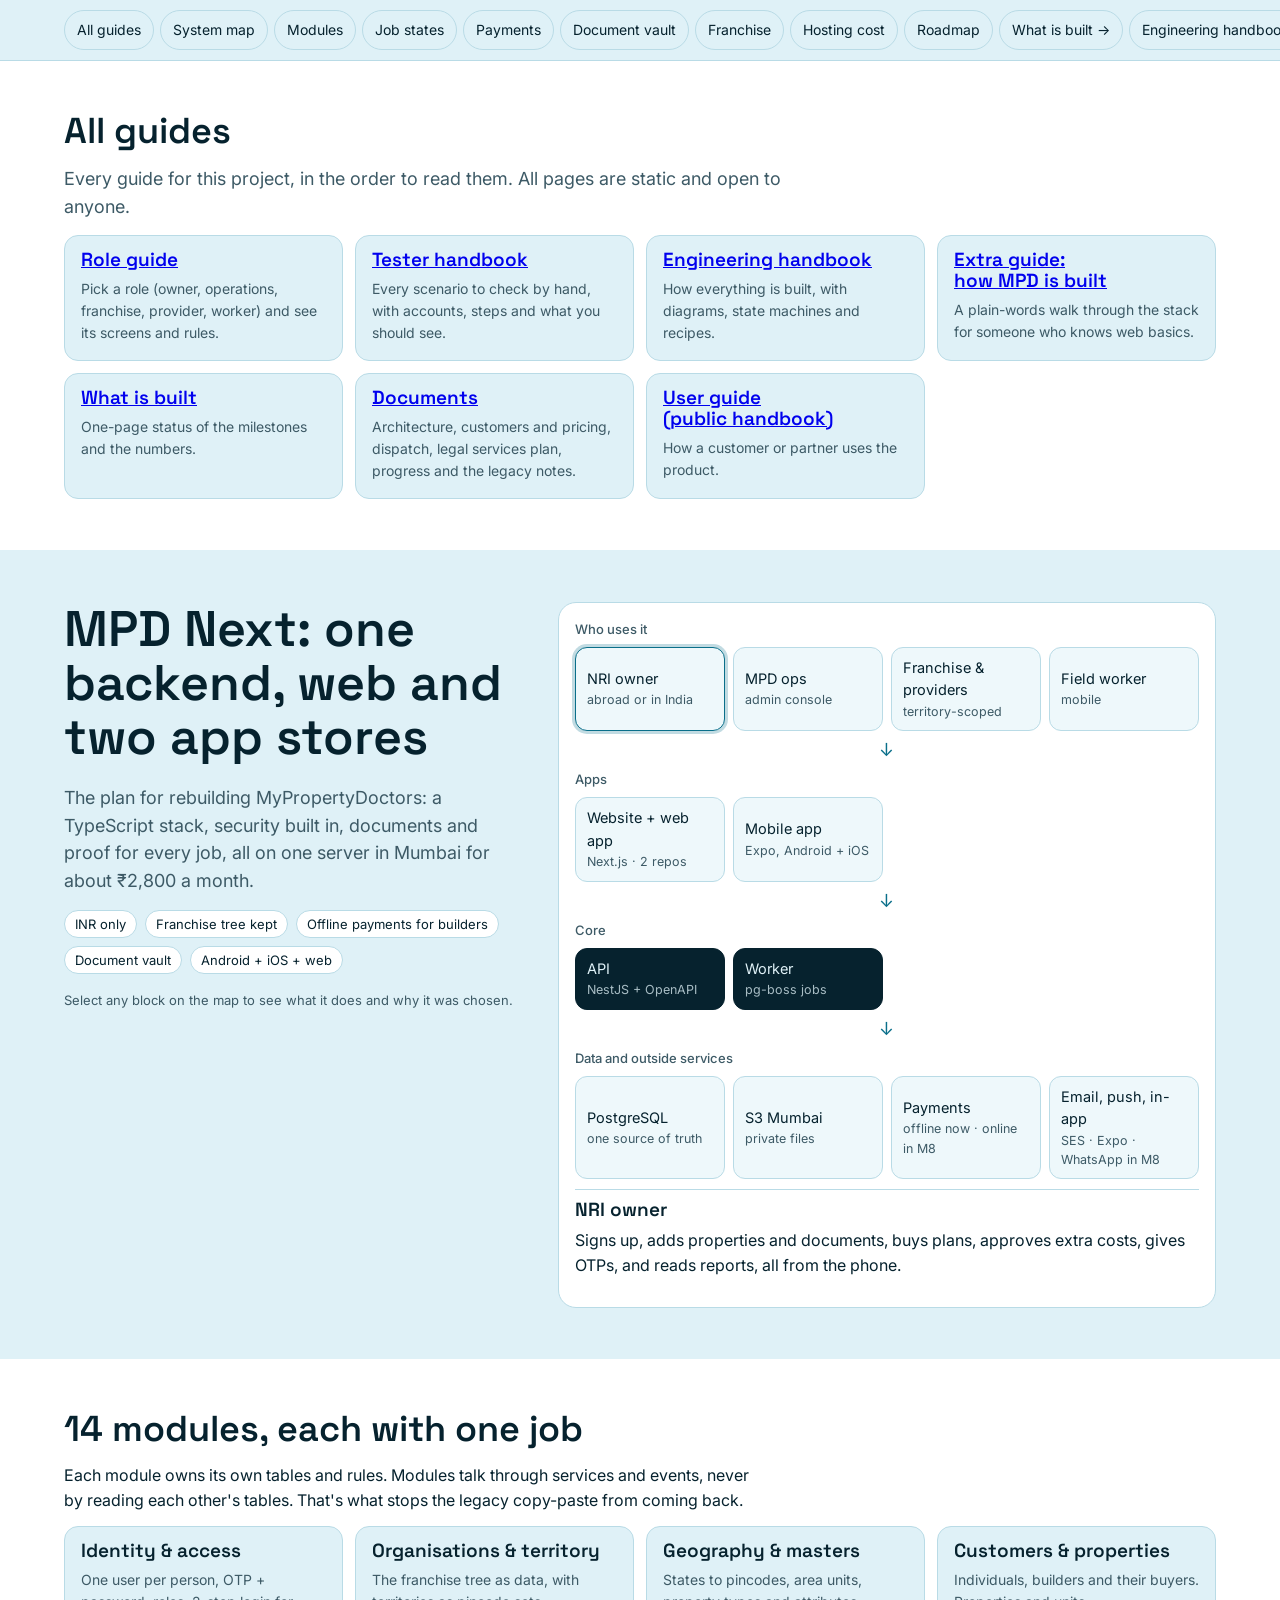
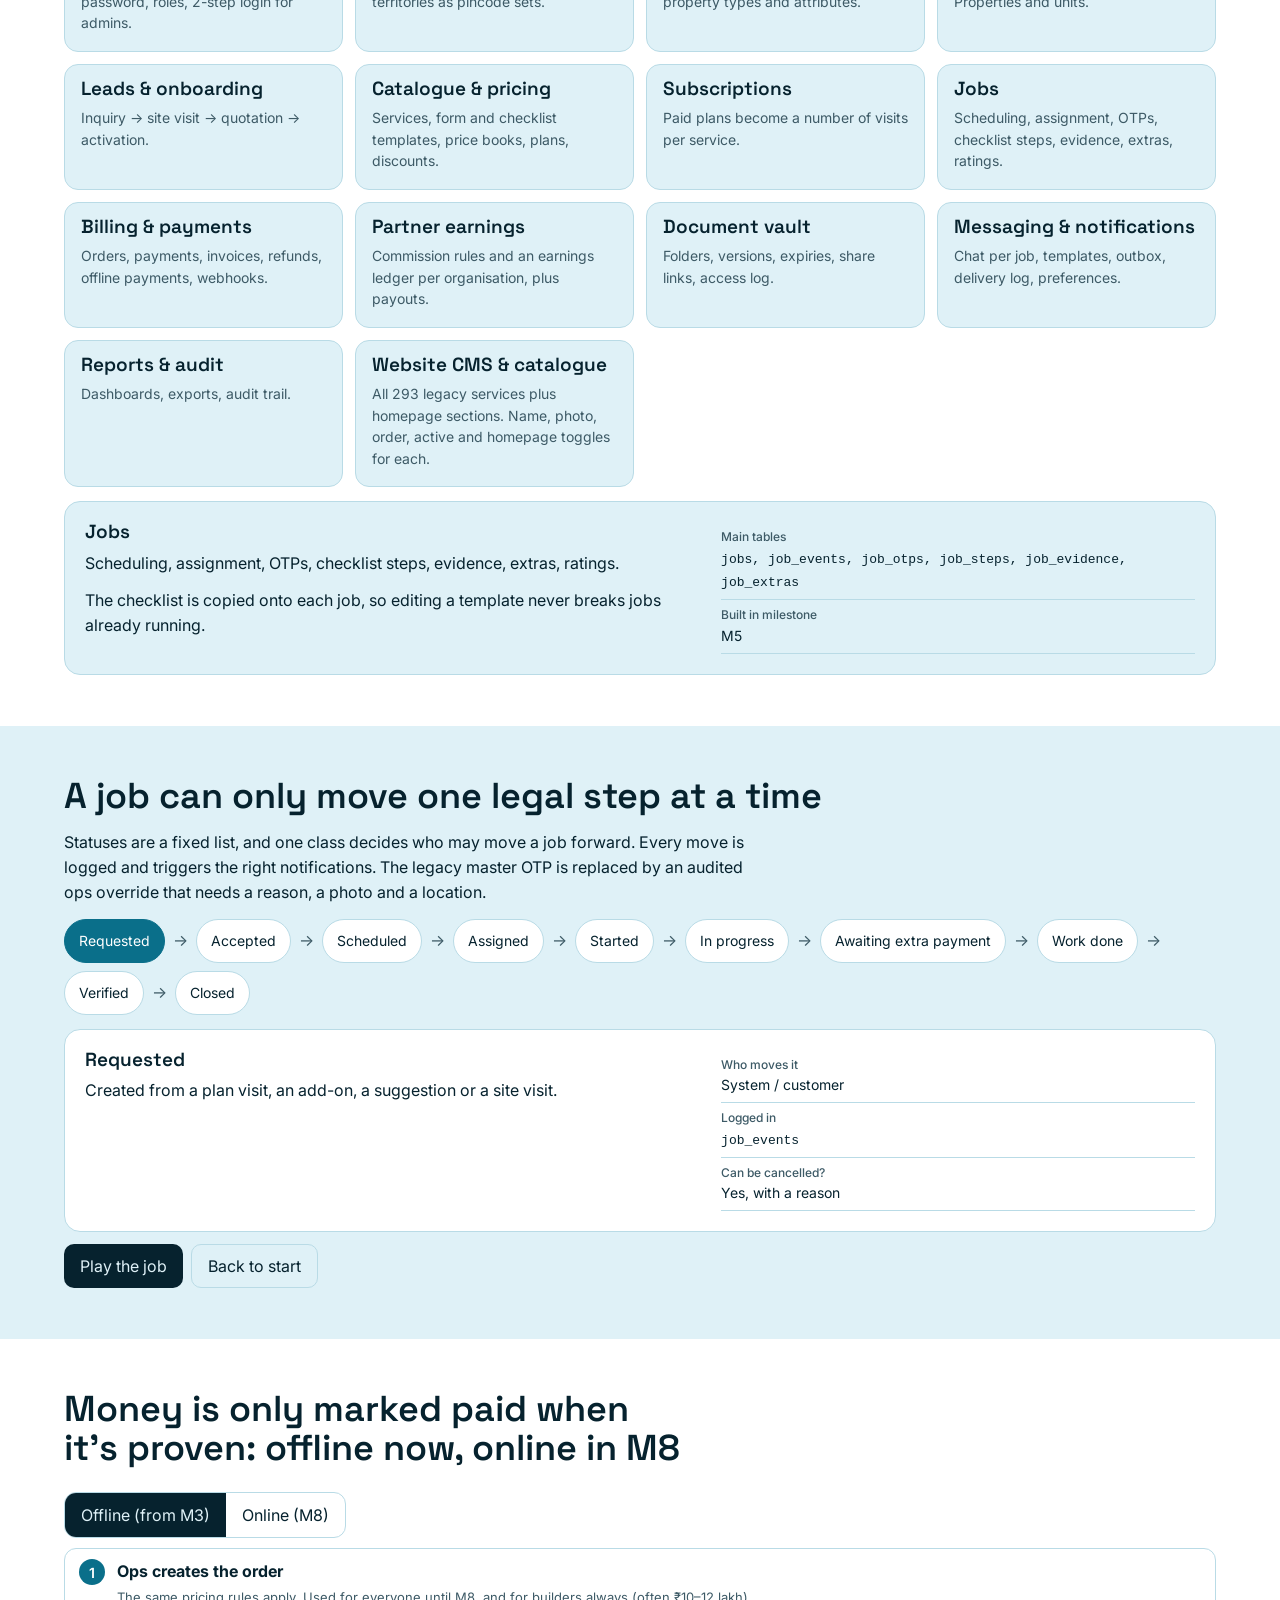
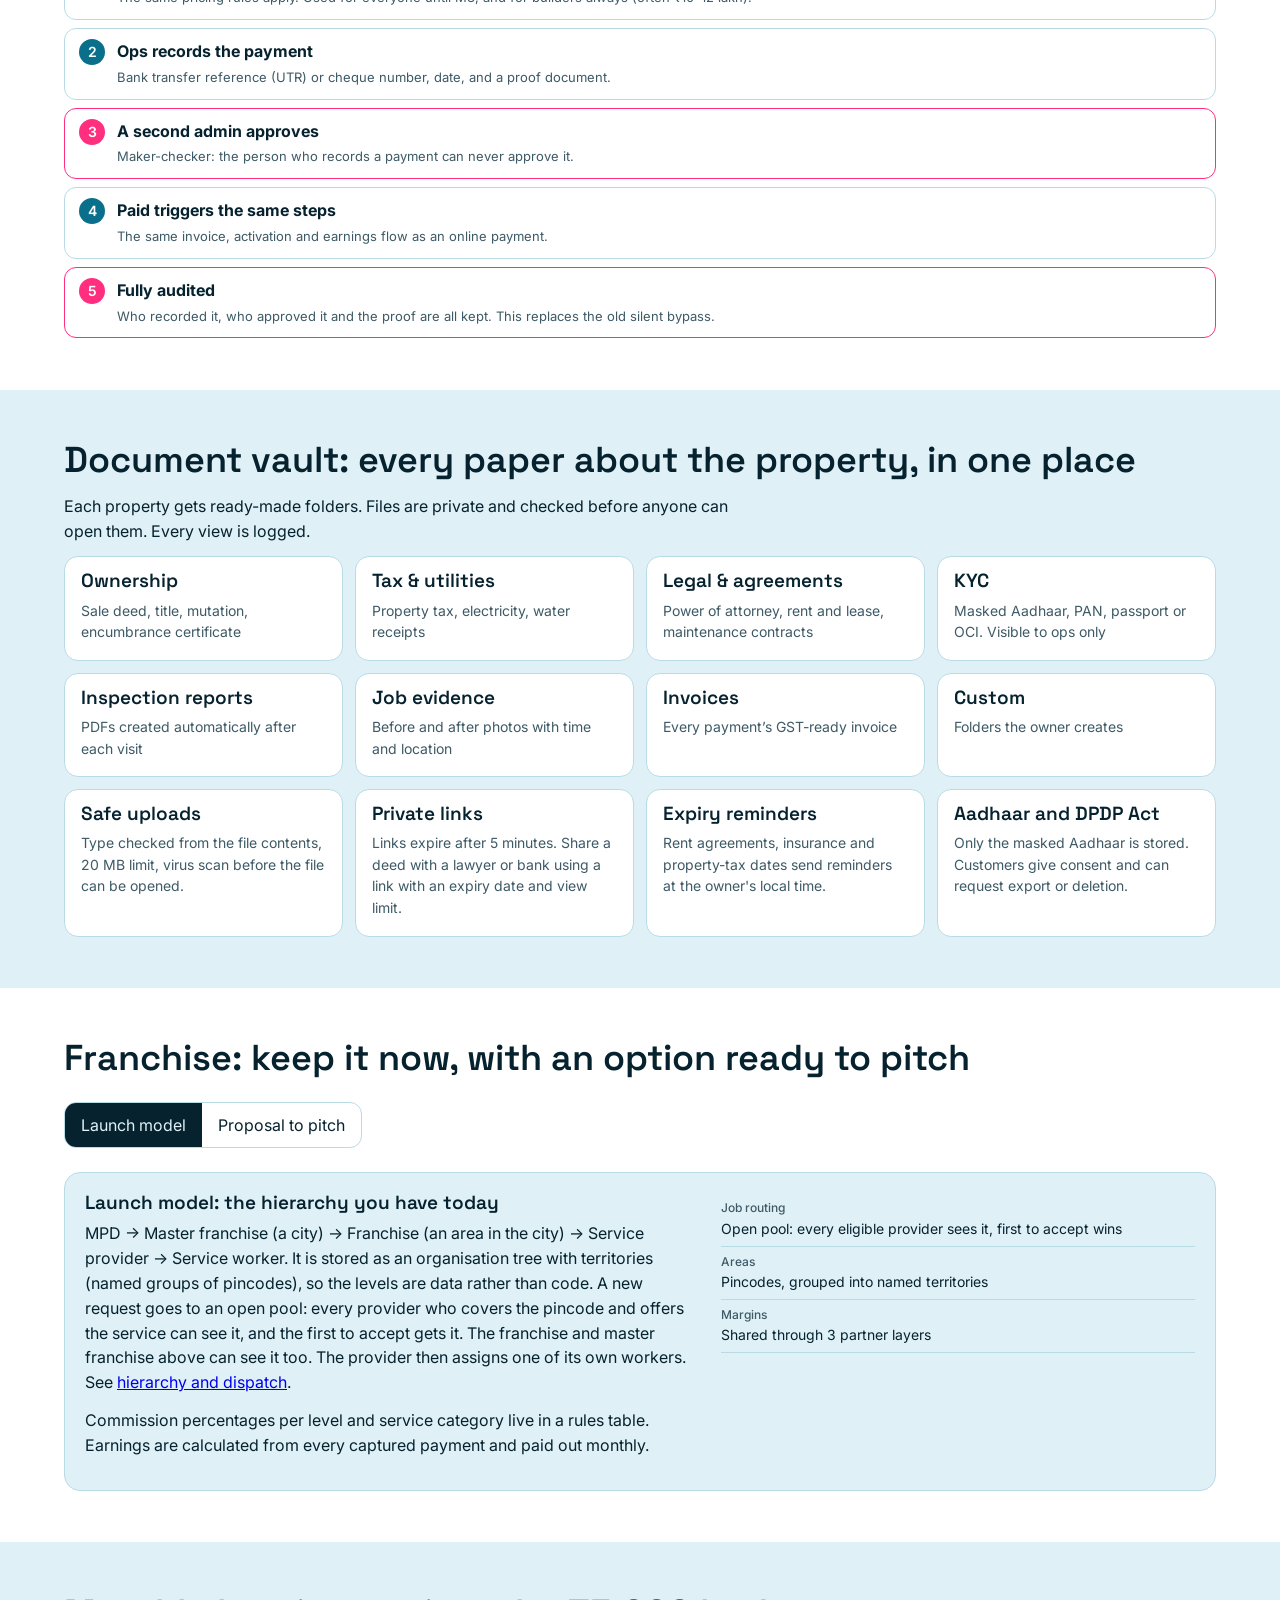
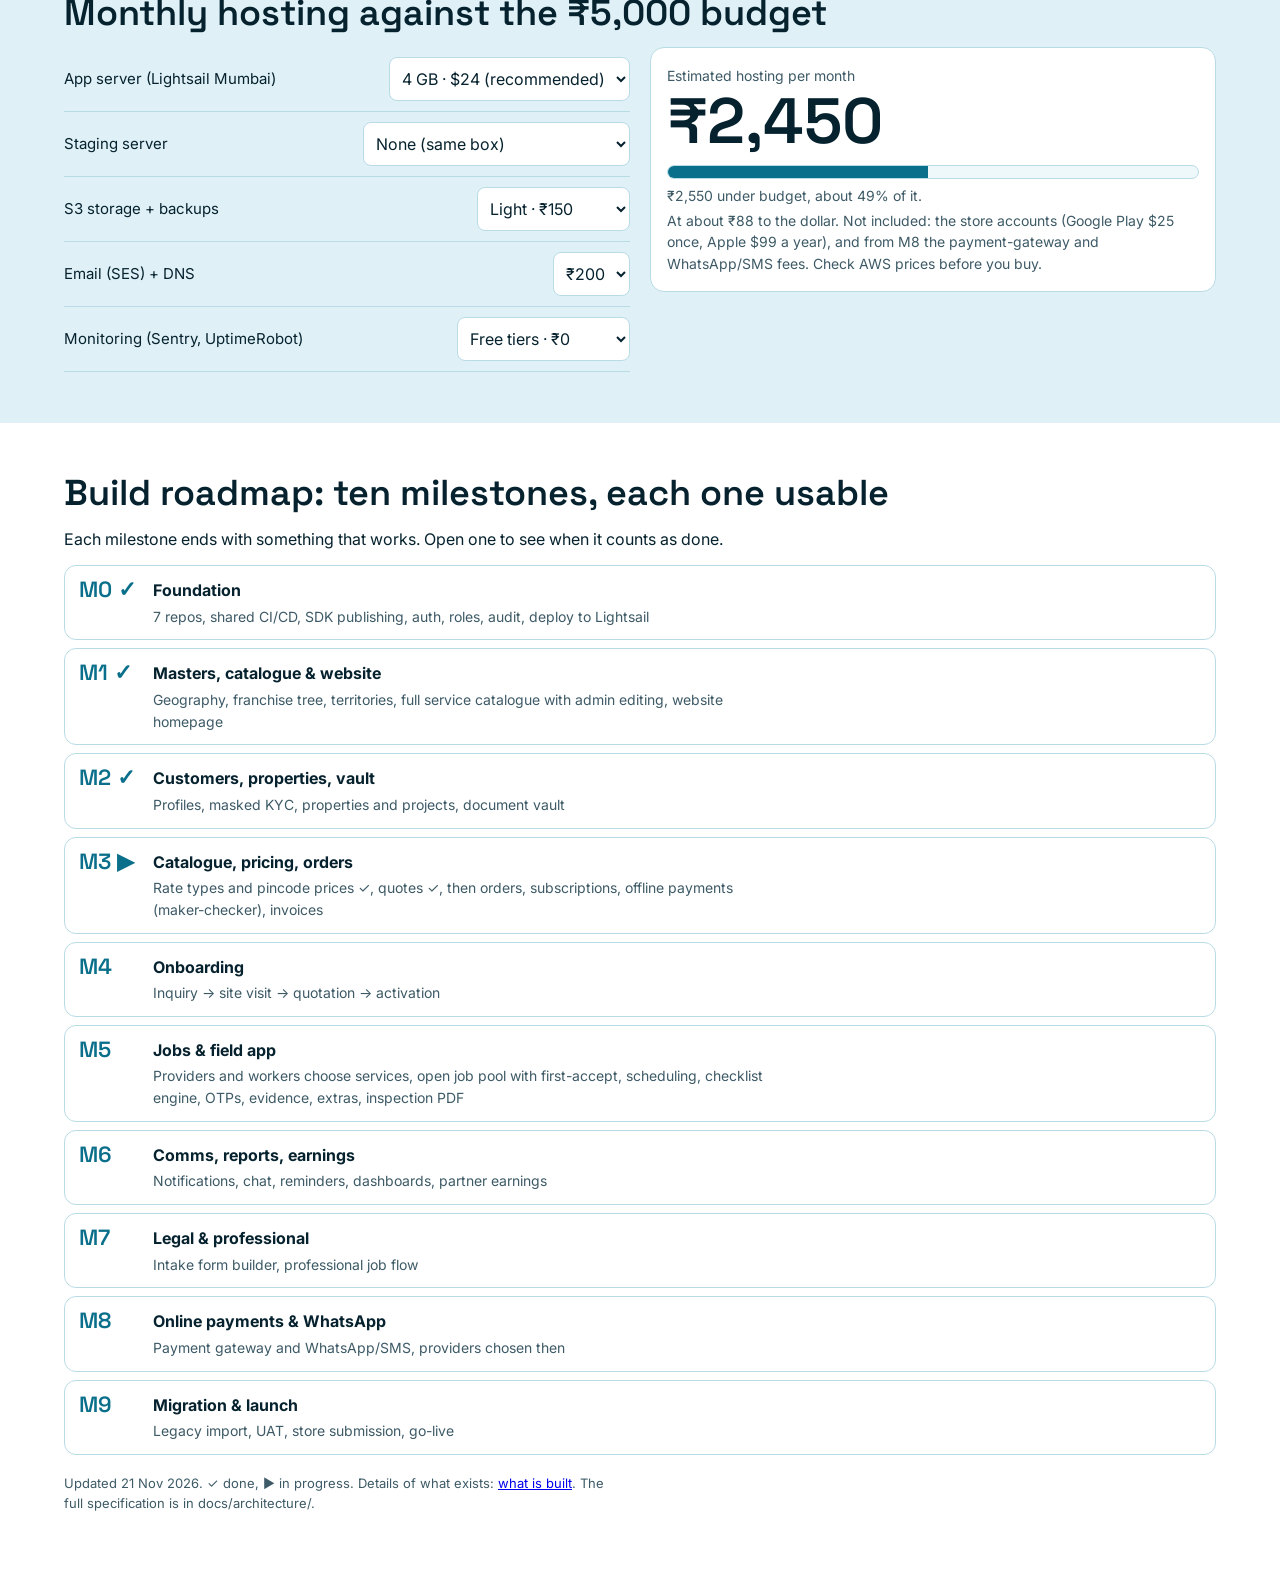
<file: index.html>
<!DOCTYPE html>
<html lang="en">
<head>
<meta charset="utf-8">
<meta name="viewport" content="width=device-width,initial-scale=1">
<title>MPD Next Architecture Handbook</title>
<link href="https://fonts.googleapis.com/css2?family=Space+Grotesk:wght@500;600&family=Inter:wght@400;500;600&display=swap" rel="stylesheet">
<style>
/* VOICE: a confident build plan for a small team; plain words, real numbers.
   IDEA: an architect's blueprint for the new MPD that you can click through, piece by piece.
   PICTURE: the system map: apps → API → data and services, each block clickable.
   COLOUR and TYPE: ice ground, ink, hot pink for the one thing to notice; Space Grotesk + Inter.
   LAYOUT: map first, then modules, job states, payments, vault, franchise toggle, cost calculator, roadmap. */
:root{color-scheme:light dark;--bg:light-dark(#dff1f7,#06222e);--card:light-dark(#fff,#0c3141);--ink:light-dark(#06222e,#e3f3f8);--mute:light-dark(#3d5a66,#9dbdc9);--line:light-dark(#b9dbe6,#1d4a5c);--acc:#ff2e7e;--acc2:light-dark(#0a6f8a,#5cc6e4);--chip:light-dark(#eef8fb,#0f3a4c)}
:root[data-theme=light]{color-scheme:light}:root[data-theme=dark]{color-scheme:dark}
*{box-sizing:border-box;min-width:0}
body{margin:0;background:var(--bg);color:var(--ink);font:16px/1.55 Inter,system-ui,sans-serif;overflow-x:clip}
h1,h2,h3{font-family:"Space Grotesk",Inter,sans-serif;font-weight:600;line-height:1.08;text-wrap:balance;margin:0 0 .4em}
h1{font-size:clamp(32px,5vw,50px)}h2{font-size:clamp(26px,3.4vw,36px)}h3{font-size:19px}
p{max-width:70ch;margin:.3em 0 .8em}
.band{padding:clamp(28px,4vw,60px) max(5vw,16px)}.wrap{max-width:1240px;margin:0 auto}.alt{background:var(--card)}
nav.scroll{display:flex;gap:6px;overflow-x:auto;padding:10px max(5vw,16px);border-bottom:1px solid var(--line);background:var(--bg)}
@media(min-width:900px){nav.scroll{position:sticky;top:0;z-index:5}}
nav a{flex:none;color:var(--ink);text-decoration:none;font-size:14px;padding:8px 12px;border-radius:99px;border:1px solid var(--line)}
html{scroll-padding-top:72px}
button{font:inherit;color:inherit;cursor:pointer;min-height:44px}
button:focus-visible,input:focus-visible,a:focus-visible{outline:3px solid var(--acc2);outline-offset:2px}
.lede{font-size:18px;color:var(--mute)}
.hero{display:grid;grid-template-columns:minmax(0,.9fr) minmax(0,1.3fr);gap:clamp(20px,3vw,44px);align-items:start}
@media(max-width:900px){.hero{grid-template-columns:minmax(0,1fr)}}
.facts{display:flex;flex-wrap:wrap;gap:8px;margin-top:14px}
.pill{display:inline-block;font-size:13px;padding:3px 10px;border-radius:99px;background:var(--card);border:1px solid var(--line);white-space:nowrap}
.pill.hot{background:var(--acc);border-color:var(--acc);color:#fff}
.bp{background:var(--card);border:1px solid var(--line);border-radius:18px;padding:16px;display:grid;gap:10px}
.tier{display:grid;gap:8px;grid-template-columns:repeat(auto-fit,minmax(120px,1fr))}
.tier h4{grid-column:1/-1;margin:0;font-size:13px;color:var(--mute);font-weight:500}
.blk{background:var(--chip);border:1.5px solid var(--line);border-radius:12px;padding:9px 11px;text-align:left;font-size:14.5px}
.blk small{display:block;color:var(--mute);font-size:12.5px}
.blk.on{border-color:var(--acc2);box-shadow:0 0 0 3px color-mix(in srgb,var(--acc2) 25%,transparent)}
.blk.core{background:var(--ink);color:var(--bg);border-color:var(--ink)}.blk.core small{color:inherit;opacity:.75}
.down{text-align:center;color:var(--acc2);font-size:18px;line-height:1}
.out{border-top:1px solid var(--line);padding-top:10px;min-height:96px}
.grid{display:grid;grid-template-columns:repeat(auto-fill,minmax(250px,1fr));gap:12px}
.card{background:var(--card);border:1px solid var(--line);border-radius:14px;padding:14px 16px}
.alt .card,.alt .panel{background:var(--bg)}
.card p{font-size:14px;margin:.2em 0;color:var(--mute)}
.card button{all:unset;cursor:pointer;display:block}.card button:focus-visible{outline:3px solid var(--acc2);outline-offset:4px;border-radius:6px}
.panel{background:var(--card);border:1px solid var(--line);border-radius:16px;padding:20px;display:grid;grid-template-columns:minmax(0,1.3fr) minmax(0,1fr);gap:20px;margin-top:14px}
@media(max-width:700px){.panel{grid-template-columns:minmax(0,1fr)}}
.kv{font-size:14px}.kv div{padding:6px 0;border-bottom:1px solid var(--line)}.kv b{display:block;font-size:12px;color:var(--mute);font-weight:500}
.lane{display:flex;flex-wrap:wrap;gap:8px;align-items:center;margin:14px 0}
.st{border:1.5px solid var(--line);background:var(--card);border-radius:99px;padding:0 14px;font-size:14px}
.st.on{background:var(--acc2);color:#fff;border-color:var(--acc2)}.ar{color:var(--mute)}
.ctrl{display:flex;gap:8px;flex-wrap:wrap;margin-top:12px}
.ctrl button{background:var(--ink);color:var(--bg);border:0;border-radius:10px;padding:0 16px}
.ctrl button.ghost{background:transparent;color:var(--ink);border:1.5px solid var(--line)}
.seq{counter-reset:s;list-style:none;padding:0;margin:0;display:grid;gap:8px}
.seq li{counter-increment:s;background:var(--card);border:1px solid var(--line);border-radius:12px;padding:10px 14px 10px 52px;position:relative}
.seq li::before{content:counter(s);position:absolute;left:14px;top:10px;width:26px;height:26px;border-radius:50%;background:var(--acc2);color:#fff;font-weight:600;font-size:14px;display:grid;place-items:center}
.seq li.key{border-color:var(--acc)}.seq li.key::before{background:var(--acc)}
.tog{display:inline-flex;border:1.5px solid var(--line);border-radius:12px;overflow:hidden;margin:10px 0}
.tog button{border:0;background:transparent;padding:0 16px}.tog button.on{background:var(--ink);color:var(--bg)}
table{width:100%;border-collapse:collapse;font-size:14.5px;background:var(--card)}
th,td{text-align:left;padding:10px 12px;border-bottom:1px solid var(--line);vertical-align:top}th{font-size:13px;color:var(--mute);font-weight:500}
td.n{text-align:right;white-space:nowrap;font-variant-numeric:tabular-nums}
.calc{display:grid;grid-template-columns:minmax(0,1fr) minmax(0,1fr);gap:20px;align-items:start}
@media(max-width:800px){.calc{grid-template-columns:minmax(0,1fr)}}
.row{display:flex;justify-content:space-between;gap:10px;align-items:center;padding:10px 0;border-bottom:1px solid var(--line);flex-wrap:wrap}
.row label{font-size:15px}.row select{font:inherit;font-size:16px;padding:8px;border-radius:8px;border:1.5px solid var(--line);background:var(--card);color:var(--ink);min-height:44px}
.big{font:600 clamp(40px,6vw,64px)/1 "Space Grotesk",sans-serif}
.meter{height:14px;border-radius:99px;background:var(--chip);border:1px solid var(--line);overflow:hidden;margin:12px 0 6px}
.meter i{display:block;height:100%;background:var(--acc2);transition:width .3s}.meter i.over{background:var(--acc)}
.road{display:grid;gap:8px}
.ms{display:grid;grid-template-columns:62px minmax(0,1fr);gap:12px;background:var(--card);border:1px solid var(--line);border-radius:12px;padding:12px 14px;text-align:left}
.ms b{font:600 22px/1 "Space Grotesk",sans-serif;color:var(--acc2)}.ms p{margin:.2em 0 0;font-size:14px;color:var(--mute)}
.ms .done{display:none;font-size:14px;margin-top:6px}.ms.open .done{display:block}
.note{font-size:13px;color:var(--mute)}code{overflow-wrap:anywhere;font-size:13px}
.scroll{overflow-x:auto}
@media(max-width:600px){table{font-size:13px}.stack thead{display:none}.stack tr{display:grid;padding-block:10px}.stack td{display:flow-root;border:0;padding:3px 0;padding-inline-start:8em;text-align:start}.stack td::before{content:attr(data-l);float:inline-start;width:7.5em;margin-inline-start:-8em;white-space:normal;color:var(--mute)}.stack td:empty{display:none}}
@media(prefers-reduced-motion:reduce){.meter i{transition:none}}
</style>
<script>new MutationObserver(()=>{for(const c of document.querySelectorAll('.stack td:not([data-l])')){let i=0,p=c;while(p=p.previousElementSibling)i+=p.colSpan;c.dataset.l=c.closest('table').rows[0].cells[i]?.textContent||''}}).observe(document,{childList:true,subtree:true})</script>
</head>
<body>
<nav class="scroll" aria-label="Sections"><a href="#guides">All guides</a><a href="#map">System map</a><a href="#modules">Modules</a><a href="#jobs">Job states</a><a href="#pay">Payments</a><a href="#vault">Document vault</a><a href="#franchise">Franchise</a><a href="#cost">Hosting cost</a><a href="#road">Roadmap</a><a href="status.html">What is built →</a><a href="engineering/index.html">Engineering handbook</a><a href="testing/index.html">Tester handbook</a><a href="guide/index.html">Role guide</a><a href="my-guide/index.html">Extra guide</a><a href="../mpd-handbook/index.html">User guide</a><a href="docs/view.html">Documents</a></nav>

<section class="band alt" id="guides"><div class="wrap">
<h2>All guides</h2>
<p class="lede">Every guide for this project, in the order to read them. All pages are static and open to anyone.</p>
<div class="grid">
<div class="card"><h3><a href="guide/index.html">Role guide</a></h3><p>Pick a role (owner, operations, franchise, provider, worker) and see its screens and rules.</p></div>
<div class="card"><h3><a href="testing/index.html">Tester handbook</a></h3><p>Every scenario to check by hand, with accounts, steps and what you should see.</p></div>
<div class="card"><h3><a href="engineering/index.html">Engineering handbook</a></h3><p>How everything is built, with diagrams, state machines and recipes.</p></div>
<div class="card"><h3><a href="my-guide/index.html">Extra guide: how MPD is built</a></h3><p>A plain-words walk through the stack for someone who knows web basics.</p></div>
<div class="card"><h3><a href="status.html">What is built</a></h3><p>One-page status of the milestones and the numbers.</p></div>
<div class="card"><h3><a href="docs/view.html">Documents</a></h3><p>Architecture, customers and pricing, dispatch, legal services plan, progress and the legacy notes.</p></div>
<div class="card"><h3><a href="../mpd-handbook/index.html">User guide (public handbook)</a></h3><p>How a customer or partner uses the product.</p></div>
</div>
</div></section>

<section class="band" id="map"><div class="wrap hero">
<div>
<h1>MPD Next: one backend, web and two app stores</h1>
<p class="lede">The plan for rebuilding MyPropertyDoctors: a TypeScript stack, security built in, documents and proof for every job, all on one server in Mumbai for about ₹2,800 a month.</p>
<div class="facts"><span class="pill">INR only</span><span class="pill">Franchise tree kept</span><span class="pill">Offline payments for builders</span><span class="pill">Document vault</span><span class="pill">Android + iOS + web</span></div>
<p class="note" style="margin-top:16px">Select any block on the map to see what it does and why it was chosen.</p>
</div>
<div class="bp" role="group" aria-label="System map">
<div class="tier" id="t1"><h4>Who uses it</h4></div><div class="down" aria-hidden="true">↓</div>
<div class="tier" id="t2"><h4>Apps</h4></div><div class="down" aria-hidden="true">↓</div>
<div class="tier" id="t3"><h4>Core</h4></div><div class="down" aria-hidden="true">↓</div>
<div class="tier" id="t4"><h4>Data and outside services</h4></div>
<div class="out" id="mapOut" aria-live="polite"></div>
</div>
</div></section>

<section class="band alt" id="modules"><div class="wrap">
<h2>14 modules, each with one job</h2>
<p>Each module owns its own tables and rules. Modules talk through services and events, never by reading each other's tables. That's what stops the legacy copy-paste from coming back.</p>
<div class="grid" id="modGrid"></div>
<div class="panel" id="modOut"></div>
</div></section>

<section class="band" id="jobs"><div class="wrap">
<h2>A job can only move one legal step at a time</h2>
<p>Statuses are a fixed list, and one class decides who may move a job forward. Every move is logged and triggers the right notifications. The legacy master OTP is replaced by an audited ops override that needs a reason, a photo and a location.</p>
<div class="lane" id="lane"></div>
<div class="panel" id="jobOut"></div>
<div class="ctrl"><button id="play">Play the job</button><button class="ghost" id="rst">Back to start</button></div>
</div></section>

<section class="band alt" id="pay"><div class="wrap">
<h2>Money is only marked paid when it's proven: offline now, online in M8</h2>
<div class="tog" role="group" aria-label="Payment path"><button data-p="offline" class="on">Offline (from M3)</button><button data-p="online">Online (M8)</button></div>
<ol class="seq" id="paySeq"></ol>
</div></section>

<section class="band" id="vault"><div class="wrap">
<h2>Document vault: every paper about the property, in one place</h2>
<p>Each property gets ready-made folders. Files are private and checked before anyone can open them. Every view is logged.</p>
<div class="grid" id="vaultGrid"></div>
<div class="grid" style="margin-top:12px">
<div class="card"><h3>Safe uploads</h3><p>Type checked from the file contents, 20 MB limit, virus scan before the file can be opened.</p></div>
<div class="card"><h3>Private links</h3><p>Links expire after 5 minutes. Share a deed with a lawyer or bank using a link with an expiry date and view limit.</p></div>
<div class="card"><h3>Expiry reminders</h3><p>Rent agreements, insurance and property-tax dates send reminders at the owner's local time.</p></div>
<div class="card"><h3>Aadhaar and DPDP Act</h3><p>Only the masked Aadhaar is stored. Customers give consent and can request export or deletion.</p></div>
</div>
</div></section>

<section class="band alt" id="franchise"><div class="wrap">
<h2>Franchise: keep it now, with an option ready to pitch</h2>
<div class="tog" role="group" aria-label="Franchise model"><button data-f="now" class="on">Launch model</button><button data-f="pitch">Proposal to pitch</button></div>
<div class="panel" id="frOut"></div>
</div></section>

<section class="band" id="cost"><div class="wrap">
<h2>Monthly hosting against the ₹5,000 budget</h2>
<div class="calc">
<div id="costRows"></div>
<div class="card"><p>Estimated hosting per month</p><div class="big" id="total">₹0</div>
<div class="meter" aria-hidden="true"><i id="bar"></i></div><p id="verdict"></p>
<p class="note">At about ₹88 to the dollar. Not included: the store accounts (Google Play $25 once, Apple $99 a year), and from M8 the payment-gateway and WhatsApp/SMS fees. Check AWS prices before you buy.</p></div>
</div>
</div></section>

<section class="band alt" id="road"><div class="wrap">
<h2>Build roadmap: ten milestones, each one usable</h2>
<p>Each milestone ends with something that works. Open one to see when it counts as done.</p>
<div class="road" id="roadList"></div>
<p class="note" style="margin-top:18px">Updated 21 Nov 2026. ✓ done, ▶ in progress. Details of what exists: <a href="status.html">what is built</a>. The full specification is in docs/architecture/.</p>
</div></section>

<script>
{
const $=s=>document.querySelector(s),$$=s=>[...document.querySelectorAll(s)];
const blocks=[
['t1','nri','NRI owner','abroad or in India','Signs up, adds properties and documents, buys plans, approves extra costs, gives OTPs, and reads reports, all from the phone.'],
['t1','ops','MPD ops','admin console','Sets up masters and prices, runs onboarding, assigns jobs, records offline payments (needs a second approver), and watches SLAs.'],
['t1','partner','Franchise & providers','territory-scoped','See only their own territory. Accept jobs, assign workers, and track earnings and payouts.'],
['t1','worker','Field worker','mobile','Sees today’s jobs, checks the start OTP, follows the checklist, takes geo-tagged photos, requests extras, and closes with the end OTP.'],
['t2','web','Website + web app','Next.js · 2 repos','mpd-global is the public website, built for search. Every service, photo and homepage section comes from the admin CMS and can be switched on or off. mpd-frontend is the customer portal and the staff and partner console.'],
['t2','mobile','Mobile app','Expo, Android + iOS','One app. After login it opens the customer shell or the field shell depending on the user’s role. Built in the cloud, so no Mac is needed.'],
['t3','api','API','NestJS + OpenAPI','The single entry point. Guards check identity, policies check role and territory, and Zod checks every input.'],
['t3','worker2','Worker','pg-boss jobs','Sends notifications, schedules reminders, builds PDFs, processes webhooks, runs the nightly payment reconciliation and virus scans.'],
['t4','pg','PostgreSQL','one source of truth','Real foreign keys, enum statuses, money in paise, an audit table. The job queue lives here too, so no Redis is needed.'],
['t4','s3','S3 Mumbai','private files','Documents, photos and reports. Encrypted, opened only through short-lived links, and kept in India.'],
['t4','rzp','Payments','offline now · online in M8','Until M8, ops records bank transfers and cheques, and a second admin approves them. Online payments are added in M8 through a gateway chosen then, built behind an interface so nothing else changes.'],
['t4','msg','Email, push, in-app','SES · Expo · WhatsApp in M8','Sent through an outbox with retries, at the user’s local time. WhatsApp and SMS are added in M8 as extra channels.']
];
blocks.forEach(b=>{$('#'+b[0]).insertAdjacentHTML('beforeend',`<button class="blk ${b[0]=='t3'?'core':''}" data-b="${b[1]}" aria-pressed="false">${b[2]}<small>${b[3]}</small></button>`)});
function showB(id){const b=blocks.find(x=>x[1]==id);$$('.blk').forEach(e=>{const on=e.dataset.b==id;e.classList.toggle('on',on);e.setAttribute('aria-pressed',on)});$('#mapOut').innerHTML=`<h3>${b[2]}</h3><p>${b[4]}</p>`}
$$('.blk').forEach(e=>e.addEventListener('click',()=>showB(e.dataset.b)));showB('nri');

const mods=[
['Identity & access','One user per person, OTP + password, roles, 2-step login for admins.','users, user_roles, otp_challenges, refresh_tokens','Replaces 3 login systems and 6 user tables. Passwords are hashed (argon2id), never readable.'],
['Organisations & territory','The franchise tree as data, with territories as pincode sets.','organisations, territories, territory_pincodes','Who sees what follows the tree, so a franchise never sees another franchise’s customers.'],
['Geography & masters','States to pincodes, area units, property types and attributes.','pincodes, area_units, property_types','Seeded from the legacy data after removing test rows.'],
['Customers & properties','Individuals, builders and their buyers. Properties and units.','customers, kyc_records, properties, property_parties','Owner and customer are one record. Co-owners and power-of-attorney holders are supported.'],
['Leads & onboarding','Inquiry → site visit → quotation → activation.','inquiries, onboarding_cases, quotations','A state machine with SLA reminders to ops.'],
['Catalogue & pricing','Services, form and checklist templates, price books, plans, discounts.','services, prices, plans, plan_items','One PricingService works out every price. The client never sends a price.'],
['Subscriptions','Paid plans become a number of visits per service.','subscriptions, entitlements','Jobs are scheduled from what the customer has left. Renewal reminders are automatic.'],
['Jobs','Scheduling, assignment, OTPs, checklist steps, evidence, extras, ratings.','jobs, job_events, job_otps, job_steps, job_evidence, job_extras','The checklist is copied onto each job, so editing a template never breaks jobs already running.'],
['Billing & payments','Orders, payments, invoices, refunds, offline payments, webhooks.','orders, payments, invoices, webhook_inbox','Idempotent and verified. Offline payments need maker-checker approval.'],
['Partner earnings','Commission rules and an earnings ledger per organisation, plus payouts.','commission_rules, earnings, payouts','Earnings are calculated automatically when a payment is captured.'],
['Document vault','Folders, versions, expiries, share links, access log.','folders, documents, document_shares','A must-have from the business. Details in the vault section.'],
['Messaging & notifications','Chat per job, templates, outbox, delivery log, preferences.','conversations, messages, outbox','Reminders are actually sent this time, with retries.'],
['Reports & audit','Dashboards, exports, audit trail.','audit_events','Revenue, SLA, ratings, partner earnings.'],
['Website CMS & catalogue','All 293 legacy services plus homepage sections. Name, photo, order, active and homepage toggles for each.','service_categories, services, media, content_blocks','Switch a service off and it disappears from the website and app within seconds. Customer data is never shown publicly.']
];
$('#modGrid').innerHTML=mods.map((m,i)=>`<div class="card"><button data-m="${i}"><h3>${m[0]}</h3><p>${m[1]}</p></button></div>`).join('');
function showM(i){const m=mods[i];$('#modOut').innerHTML=`<div><h3>${m[0]}</h3><p>${m[1]}</p><p>${m[3]}</p></div><div class="kv"><div><b>Main tables</b><code>${m[2]}</code></div><div><b>Built in milestone</b>${['M0','M1','M1','M2','M4','M3','M3','M5','M3','M6','M2','M6','M6','M7'][i]}</div></div>`}
$$('#modGrid button').forEach(b=>b.addEventListener('click',()=>{showM(+b.dataset.m);$('#modOut').scrollIntoView({block:'nearest'})}));showM(7);

const st=[
['Requested','Created from a plan visit, an add-on, a suggestion or a site visit.','System / customer'],
['Accepted','A provider in the territory accepts it within the SLA. If it is declined, it goes back to the pool.','Provider'],
['Scheduled','A date and time are agreed. The customer sees it in IST and in their own time zone.','Provider / ops'],
['Assigned','A worker is picked. The worker gets a push, and the customer gets WhatsApp.','Provider'],
['Started','The worker enters the start OTP the customer received. Location and time are recorded.','Worker + customer'],
['In progress','The worker goes through the checklist and uploads before and after photos.','Worker'],
['Awaiting extra payment','Extra work or material is proposed. The customer approves and pays in the app, then work continues.','Customer'],
['Work done','The end OTP is verified. The inspection PDF is generated and filed in the vault.','Worker + customer'],
['Verified','The provider or ops checks the evidence. Partner earnings are recorded.','Provider / ops'],
['Closed','The customer rates the job. A follow-up service may be suggested.','Customer']
];
let si=0,tm=null;
$('#lane').innerHTML=st.map((s,i)=>`<button class="st" data-i="${i}">${s[0]}</button>${i<st.length-1?'<span class="ar" aria-hidden="true">→</span>':''}`).join('');
function showS(i){si=i;$$('.st').forEach(b=>b.classList.toggle('on',+b.dataset.i==i));const s=st[i];$('#jobOut').innerHTML=`<div><h3>${s[0]}</h3><p>${s[1]}</p></div><div class="kv"><div><b>Who moves it</b>${s[2]}</div><div><b>Logged in</b><code>job_events</code></div><div><b>Can be cancelled?</b>${i<4?'Yes, with a reason':'Only by ops, audited'}</div></div>`}
function stop(){clearInterval(tm);tm=null;$('#play').textContent='Play the job'}
$$('.st').forEach(b=>b.addEventListener('click',()=>{stop();showS(+b.dataset.i)}));
$('#play').addEventListener('click',()=>{if(tm){stop();return}$('#play').textContent='Pause';tm=setInterval(()=>{if(si>=st.length-1){stop();return}showS(si+1)},1700)});
$('#rst').addEventListener('click',()=>{stop();showS(0)});showS(0);

const pay={online:[
['Added in milestone M8','The payment provider is chosen then, on a new account. Nothing from the old app is reused.',1],
['The app asks for an order','It only sends what is being bought. The server works out the price.',0],
['The server creates the gateway order','The amount is stored in paise with an idempotency key, so a double tap can’t charge twice.',0],
['The customer pays','Checkout on web or mobile.',0],
['The server verifies the result','A tampered or faked success message is rejected.',1],
['The signed webhook confirms it','The gateway’s webhook is the final word. Duplicate events are ignored.',1],
['Paid triggers the next steps','Invoice created, plan activated or job unlocked, partner earnings recorded, receipt sent.',0],
['Nightly reconciliation','Today’s gateway payments are compared with the database. Any mismatch goes to ops.',0]],
offline:[
['Ops creates the order','The same pricing rules apply. Used for everyone until M8, and for builders always (often ₹10–12 lakh).',0],
['Ops records the payment','Bank transfer reference (UTR) or cheque number, date, and a proof document.',0],
['A second admin approves','Maker-checker: the person who records a payment can never approve it.',1],
['Paid triggers the same steps','The same invoice, activation and earnings flow as an online payment.',0],
['Fully audited','Who recorded it, who approved it and the proof are all kept. This replaces the old silent bypass.',1]]};
function drawPay(k){$$('#pay .tog button').forEach(b=>{const on=b.dataset.p==k;b.classList.toggle('on',on);b.setAttribute('aria-pressed',on)});$('#paySeq').innerHTML=pay[k].map(s=>`<li class="${s[2]?'key':''}"><b>${s[0]}</b><br><span class="note">${s[1]}</span></li>`).join('')}
$$('#pay .tog button').forEach(b=>b.addEventListener('click',()=>drawPay(b.dataset.p)));drawPay('offline');

const folders=[['Ownership','Sale deed, title, mutation, encumbrance certificate'],['Tax & utilities','Property tax, electricity, water receipts'],['Legal & agreements','Power of attorney, rent and lease, maintenance contracts'],['KYC','Masked Aadhaar, PAN, passport or OCI. Visible to ops only'],['Inspection reports','PDFs created automatically after each visit'],['Job evidence','Before and after photos with time and location'],['Invoices','Every payment’s GST-ready invoice'],['Custom','Folders the owner creates']];
$('#vaultGrid').innerHTML=folders.map(f=>`<div class="card"><h3>${f[0]}</h3><p>${f[1]}</p></div>`).join('');

const fr={now:`<div><h3>Launch model: the hierarchy you have today</h3><p>MPD → Master franchise (a city) → Franchise (an area in the city) → Service provider → Service worker. It is stored as an organisation tree with territories (named groups of pincodes), so the levels are data rather than code. A new request goes to an open pool: every provider who covers the pincode and offers the service can see it, and the first to accept gets it. The franchise and master franchise above can see it too. The provider then assigns one of its own workers. See <a href="status.html#org">hierarchy and dispatch</a>.</p><p>Commission percentages per level and service category live in a rules table. Earnings are calculated from every captured payment and paid out monthly.</p></div><div class="kv"><div><b>Job routing</b>Open pool: every eligible provider sees it, first to accept wins</div><div><b>Areas</b>Pincodes, grouped into named territories</div><div><b>Margins</b>Shared through 3 partner layers</div></div>`,
pitch:`<div><h3>Proposal: city partner + open vendor network</h3><p>One <b>city partner</b> owns each territory: sales, quality checks and owner relationships. Any <b>verified vendor</b> in that territory can take jobs for the services they're approved for. Jobs are offered to the best-rated available vendor, who has to accept within the SLA.</p><p>Fewer layers taking a margin means lower prices for NRIs and faster response, and cities can be added one at a time.</p></div><div class="kv"><div><b>Job routing</b>Auto-offer by rating and availability</div><div><b>Margins</b>Platform fee + partner override + vendor payout per job</div><div><b>Pitch it when</b>2–3 cities are live and there are ratings data to show</div></div>`};
function drawF(k){$$('#franchise .tog button').forEach(b=>{const on=b.dataset.f==k;b.classList.toggle('on',on);b.setAttribute('aria-pressed',on)});$('#frOut').innerHTML=fr[k]}
$$('#franchise .tog button').forEach(b=>b.addEventListener('click',()=>drawF(b.dataset.f)));drawF('now');

const FX=88;
const items=[
['server','App server (Lightsail Mumbai)',[['2 GB · $12',12],['4 GB · $24 (recommended)',24],['8 GB · $44',44]],1],
['staging','Staging server',[['None (same box)',0],['2 GB, release weeks only · ~$4',4],['2 GB always on · $12',12]],0],
['files','S3 storage + backups',[['Light · ₹150',150/FX],['Growing · ₹400',400/FX],['Heavy · ₹1,000',1000/FX]],0],
['email','Email (SES) + DNS',[['₹200',200/FX]],0],
['mon','Monitoring (Sentry, UptimeRobot)',[['Free tiers · ₹0',0],['Sentry Team · $26',26]],0]
];
$('#costRows').innerHTML=items.map(it=>`<div class="row"><label for="c-${it[0]}">${it[1]}</label><select id="c-${it[0]}">${it[2].map((o,i)=>`<option value="${o[1]}" ${i==it[3]?'selected':''}>${o[0]}</option>`).join('')}</select></div>`).join('');
function calc(){const usd=items.reduce((s,it)=>s+ +$('#c-'+it[0]).value,0);const inr=Math.round(usd*FX/50)*50;
$('#total').textContent='₹'+inr.toLocaleString('en-IN');const pct=Math.min(100,inr/5000*100);const bar=$('#bar');bar.style.width=pct+'%';bar.classList.toggle('over',inr>5000);
$('#verdict').textContent=inr>5000?`₹${(inr-5000).toLocaleString('en-IN')} over budget. Drop a tier somewhere.`:`₹${(5000-inr).toLocaleString('en-IN')} under budget, about ${Math.round(pct)}% of it.`}
$$('#costRows select').forEach(s=>s.addEventListener('change',calc));calc();

const road=[
['M0 ✓','Foundation','7 repos, shared CI/CD, SDK publishing, auth, roles, audit, deploy to Lightsail','A user can sign up and log in on web and mobile, and a push to main deploys safely.'],
['M1 ✓','Masters, catalogue & website','Geography, franchise tree, territories, full service catalogue with admin editing, website homepage','Admin switches a service off and it disappears from the website within seconds.'],
['M2 ✓','Customers, properties, vault','Profiles, masked KYC, properties and projects, document vault','An NRI adds a property and uploads a sale deed from the phone.'],
['M3 ▶','Catalogue, pricing, orders','Rate types and pincode prices ✓, quotes ✓, then orders, subscriptions, offline payments (maker-checker), invoices','An approved payment for a plan creates a subscription and visit entitlements.'],
['M4','Onboarding','Inquiry → site visit → quotation → activation','The full NRI journey works end to end.'],
['M5','Jobs & field app','Providers and workers choose services, open job pool with first-accept, scheduling, checklist engine, OTPs, evidence, extras, inspection PDF','A worker finishes a job on mobile, and the owner abroad sees the report.'],
['M6','Comms, reports, earnings','Notifications, chat, reminders, dashboards, partner earnings','Reminders arrive on time, and partners see their earnings.'],
['M7','Legal & professional','Intake form builder, professional job flow','Legal services can be bought and delivered in the app.'],
['M8','Online payments & WhatsApp','Payment gateway and WhatsApp/SMS, providers chosen then','A customer pays online and gets WhatsApp updates.'],
['M9','Migration & launch','Legacy import, UAT, store submission, go-live','Both apps are live in the stores and the legacy app is switched off.']
];
$('#roadList').innerHTML=road.map((r,i)=>`<button class="ms" data-i="${i}" aria-expanded="false"><b>${r[0]}</b><div><strong>${r[1]}</strong><p>${r[2]}</p><div class="done"><b style="font-size:13px;color:var(--acc)">Done when:</b> ${r[3]}</div></div></button>`).join('');
$$('.ms').forEach(m=>m.addEventListener('click',()=>{const o=!m.classList.contains('open');m.classList.toggle('open',o);m.setAttribute('aria-expanded',o)}));
}
</script>
</body>
</html>
</file>
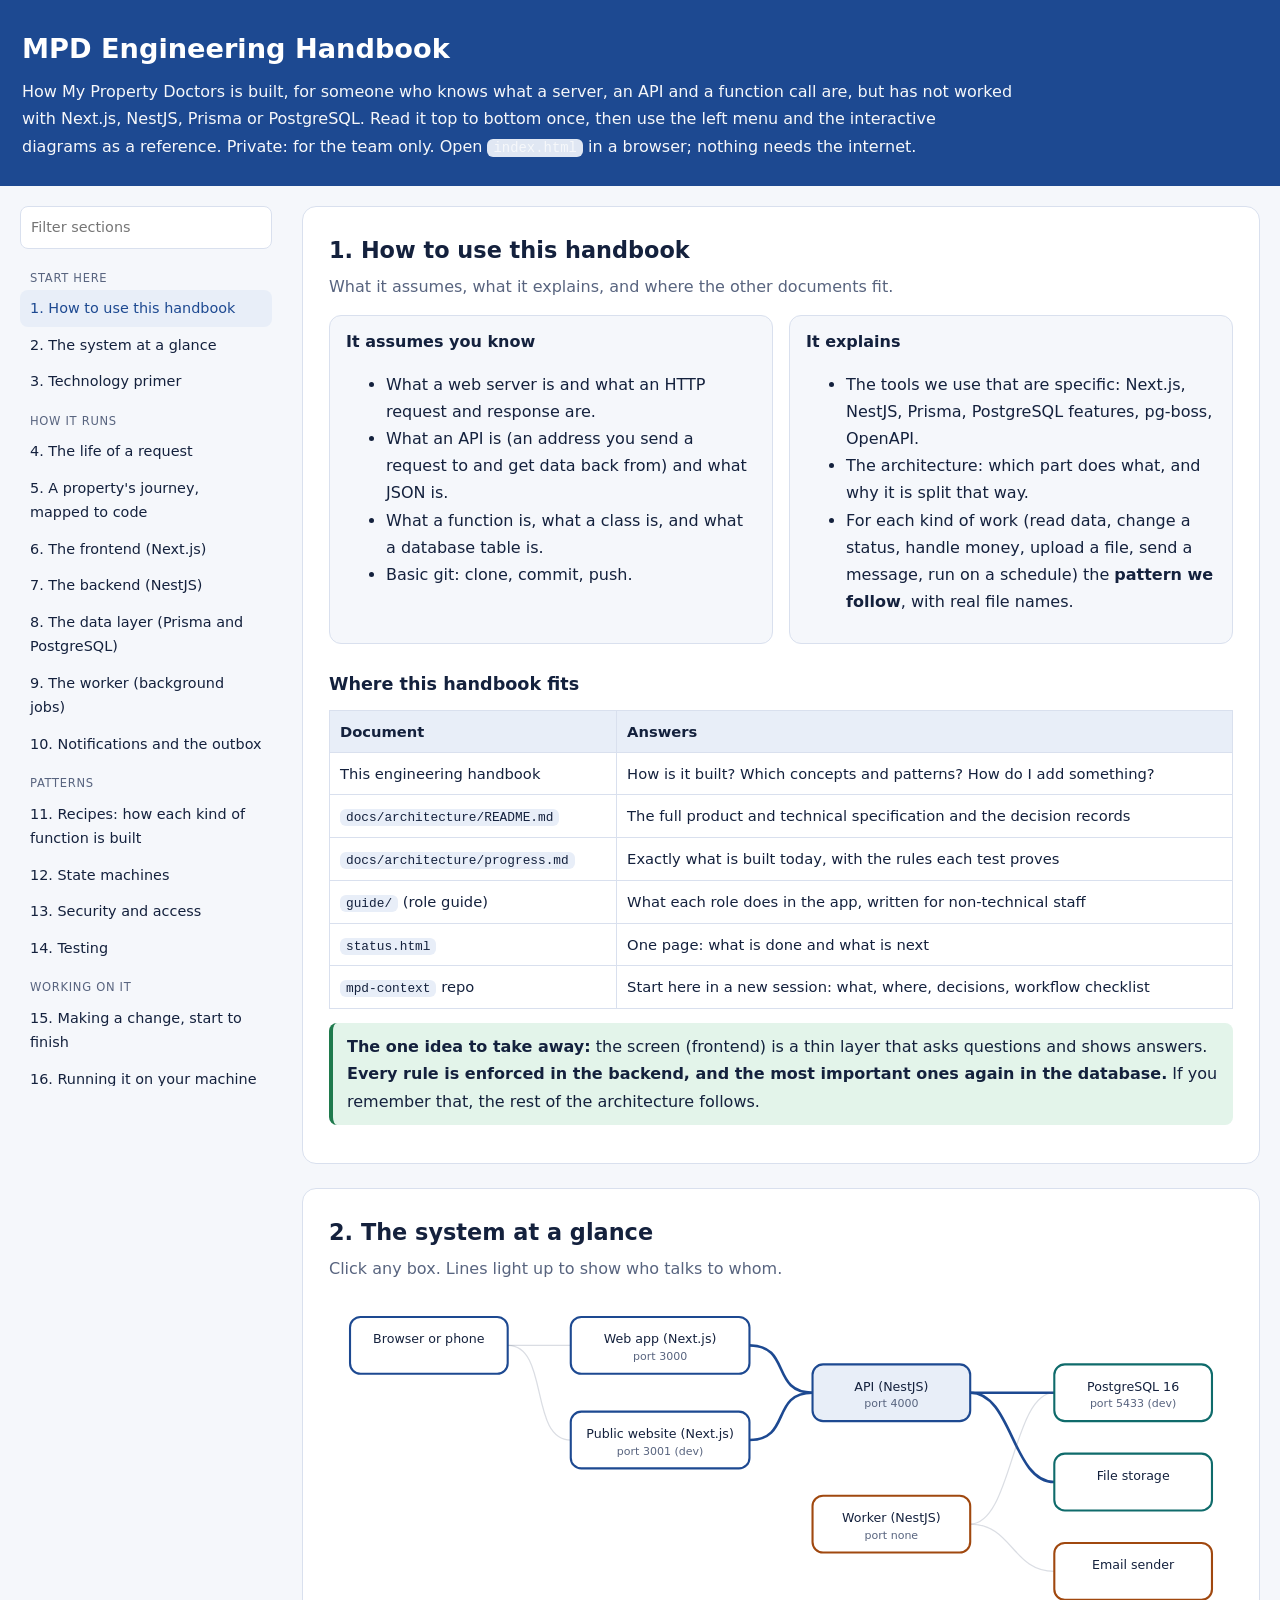
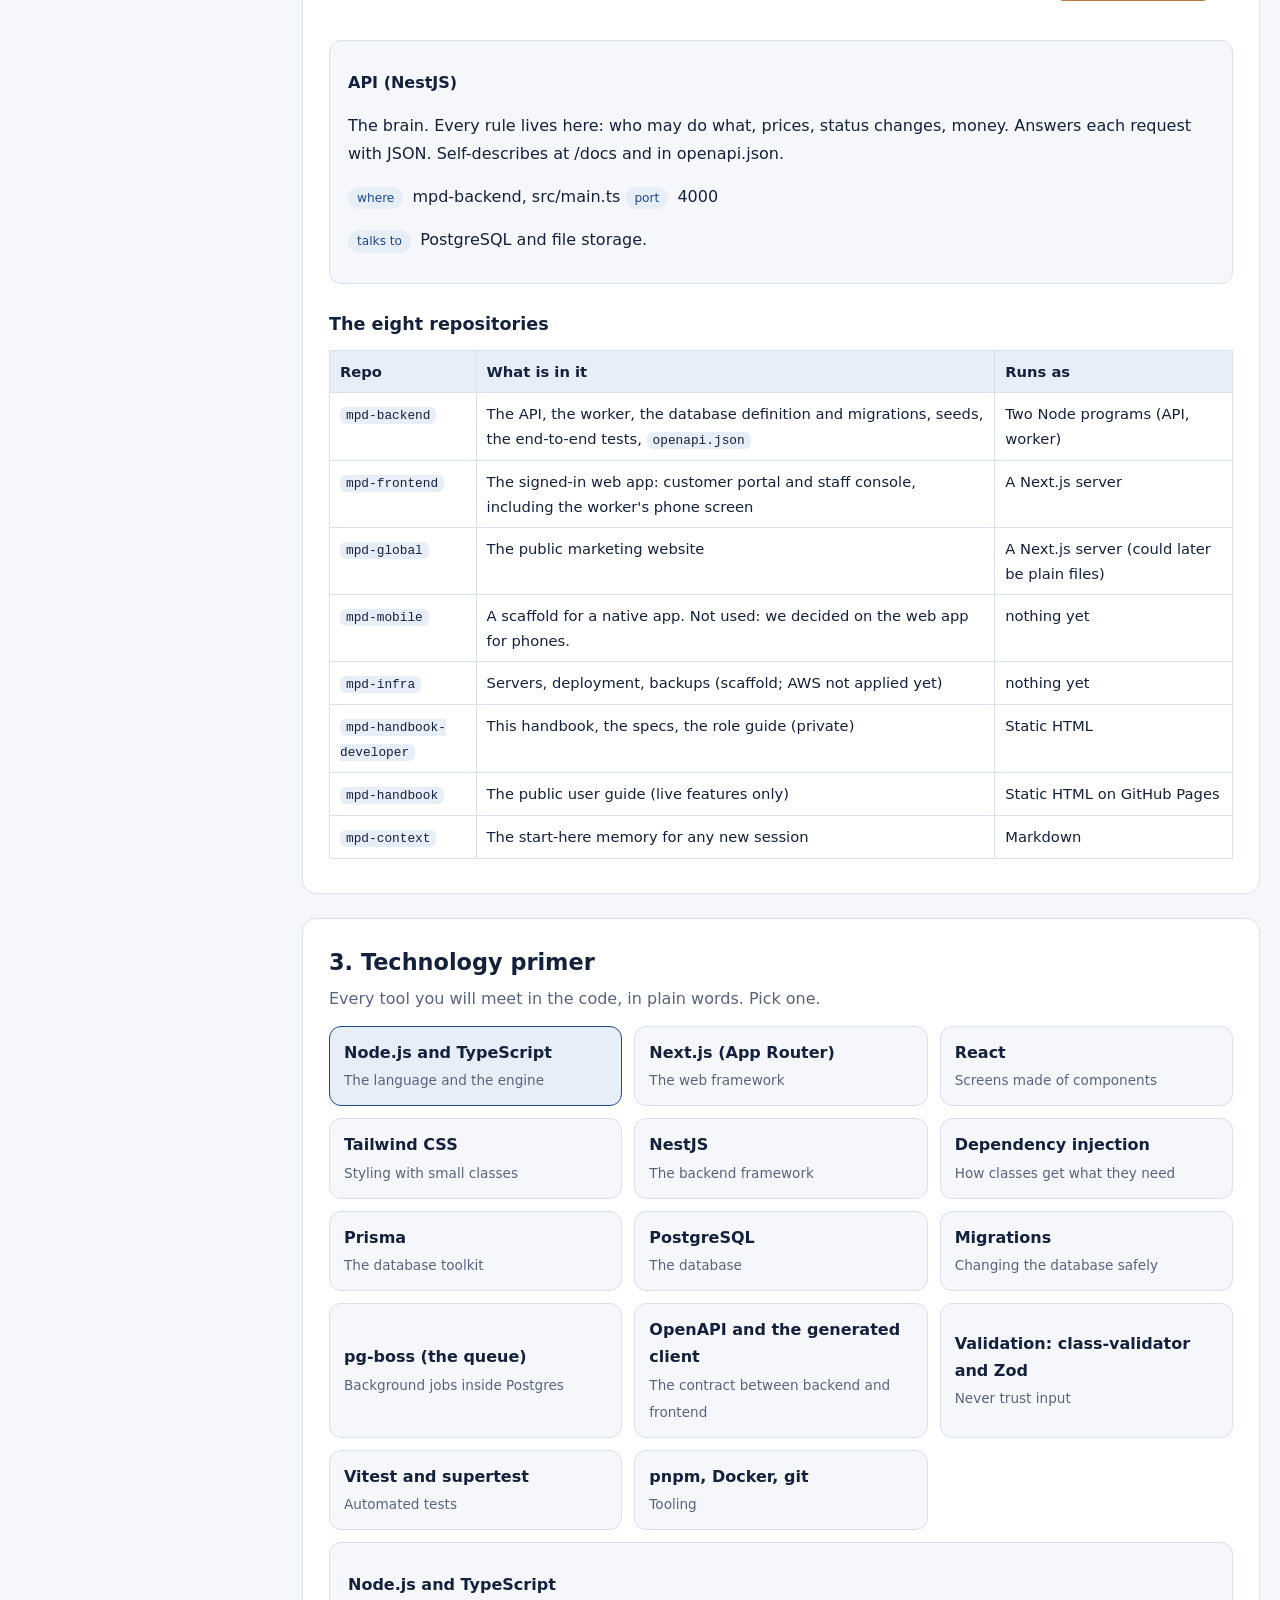
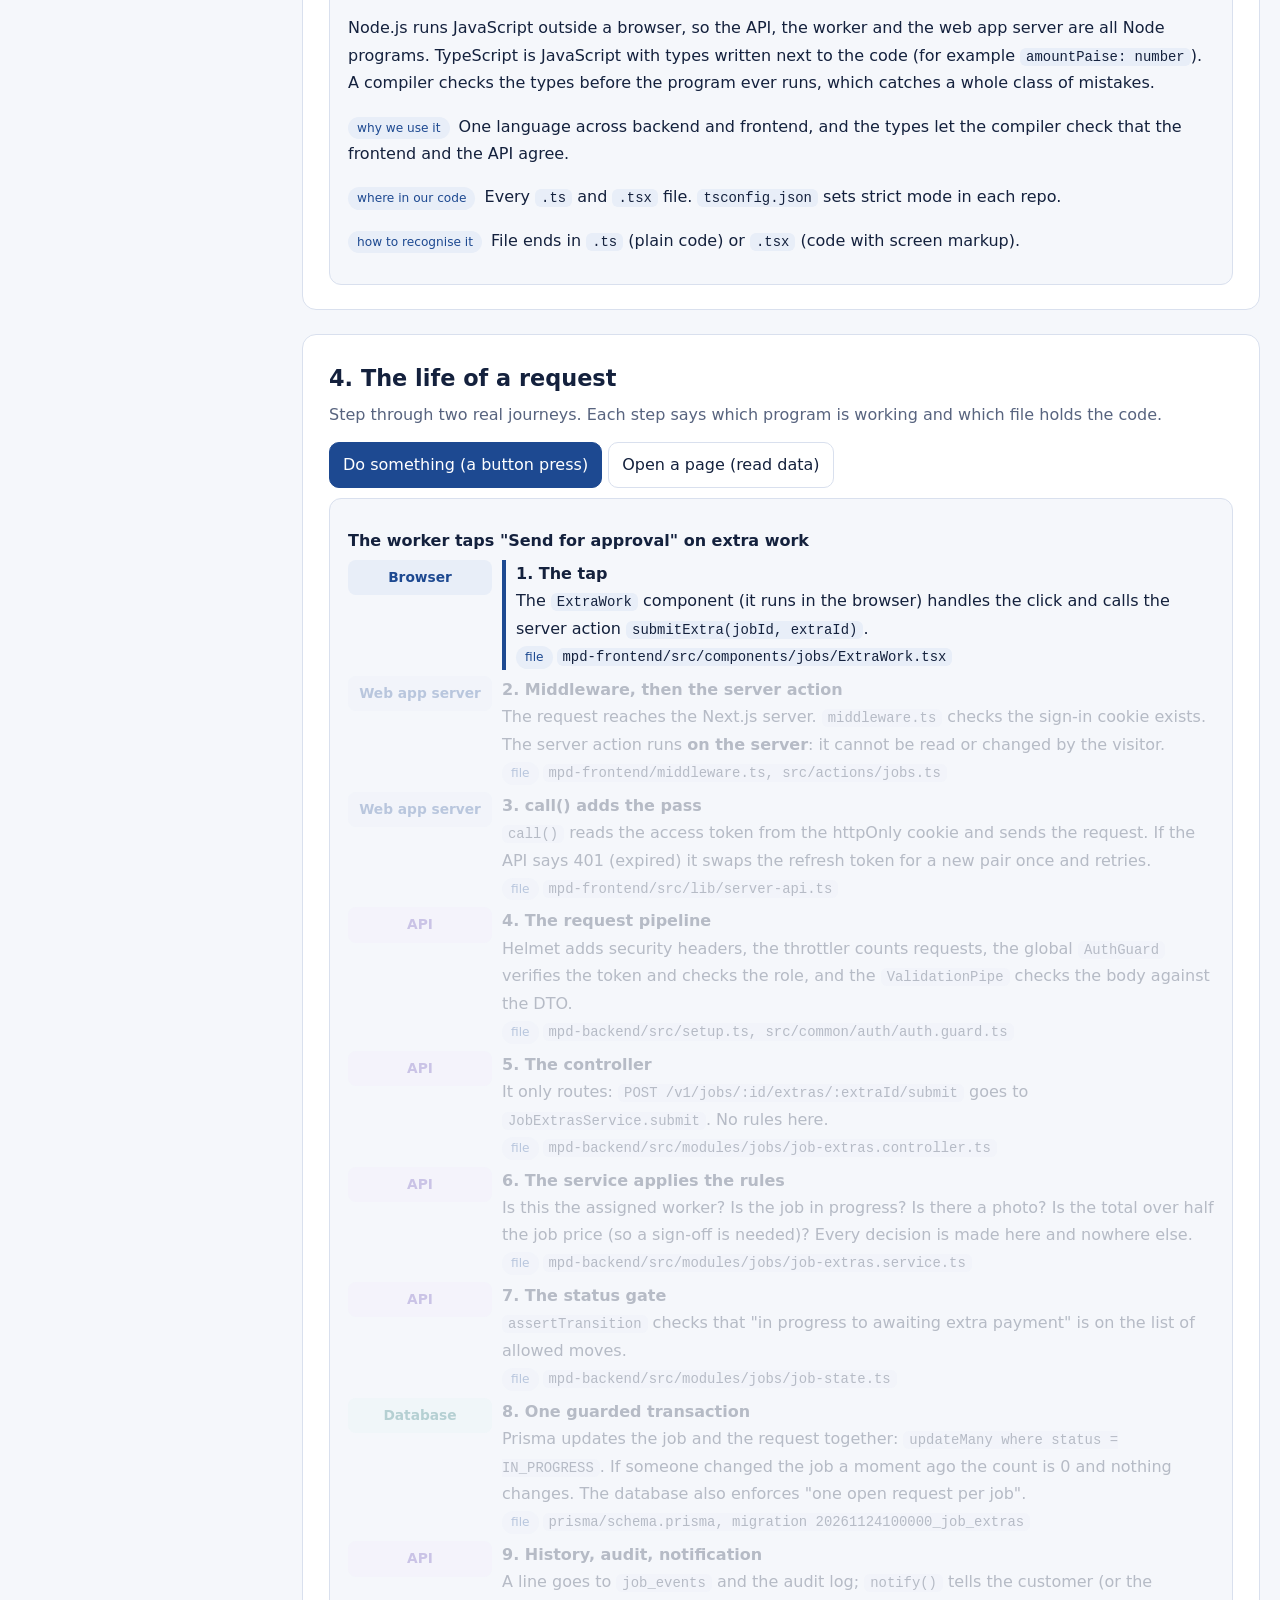
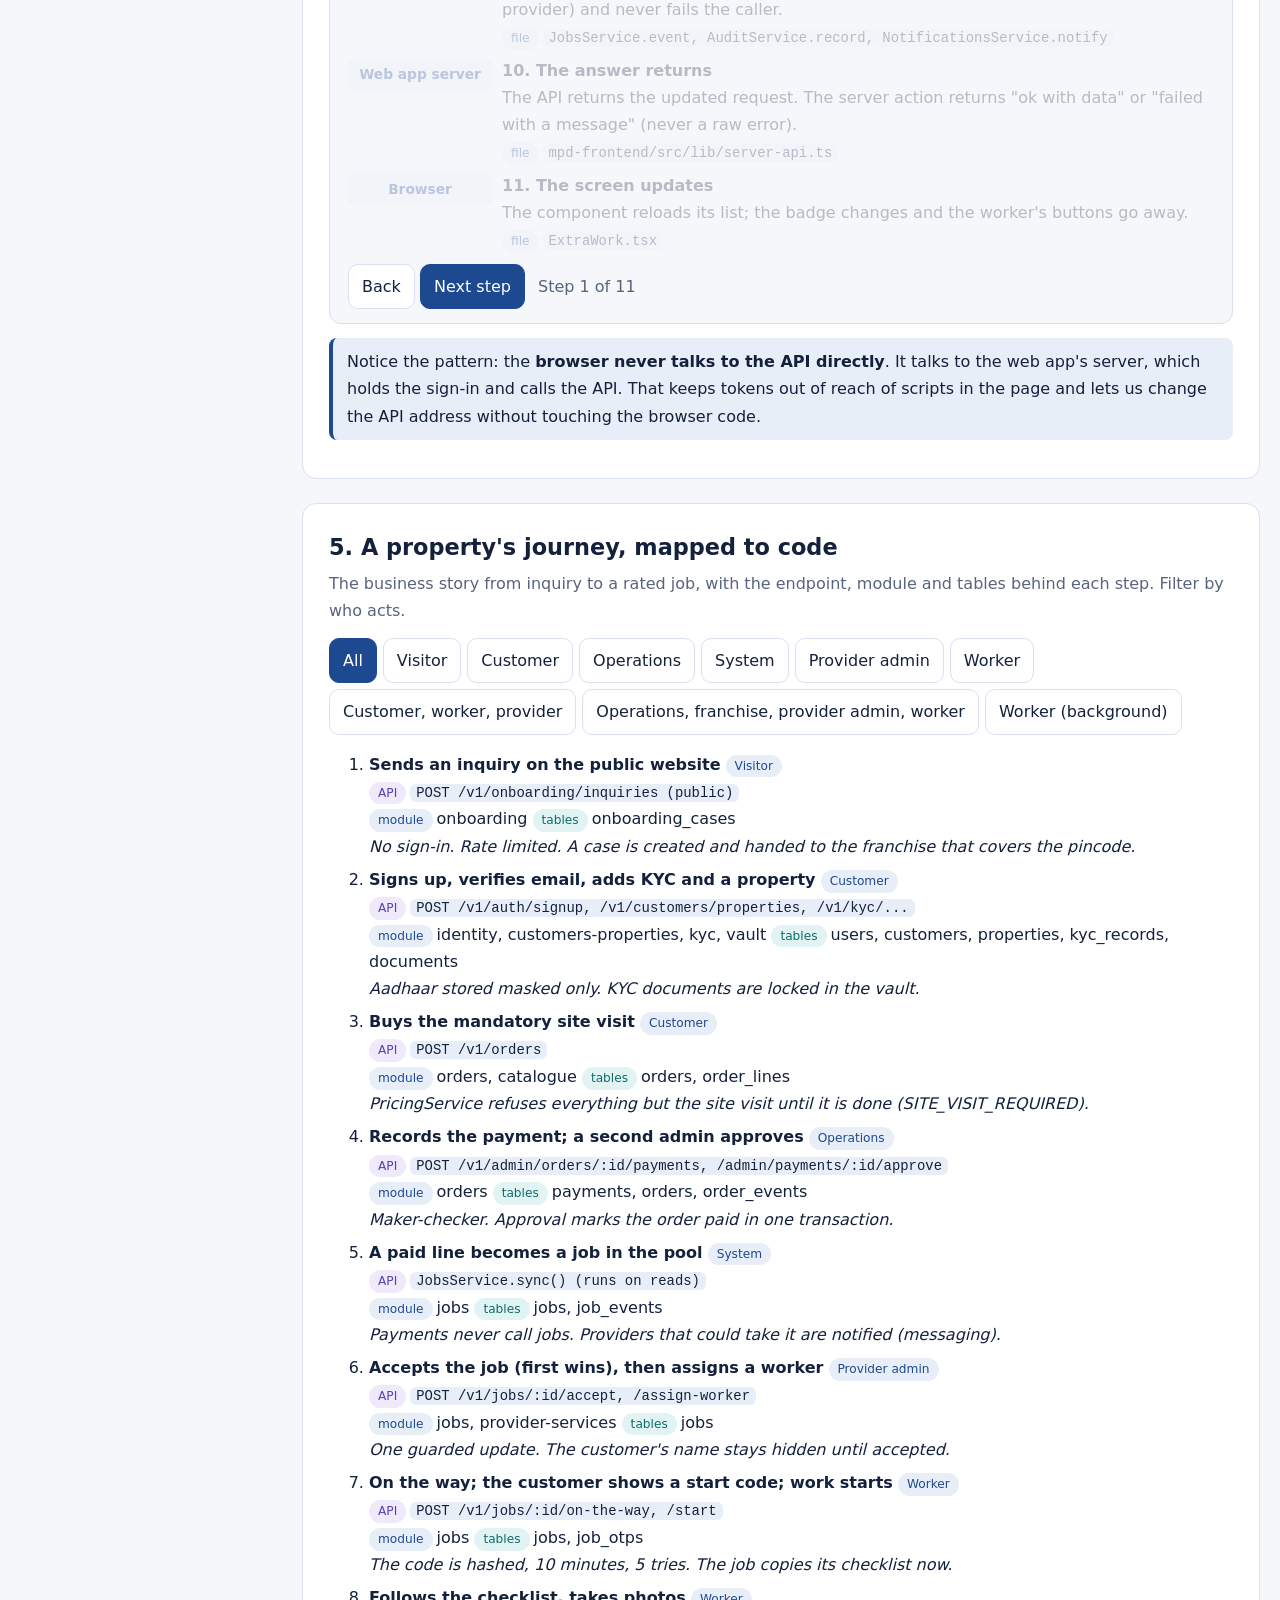
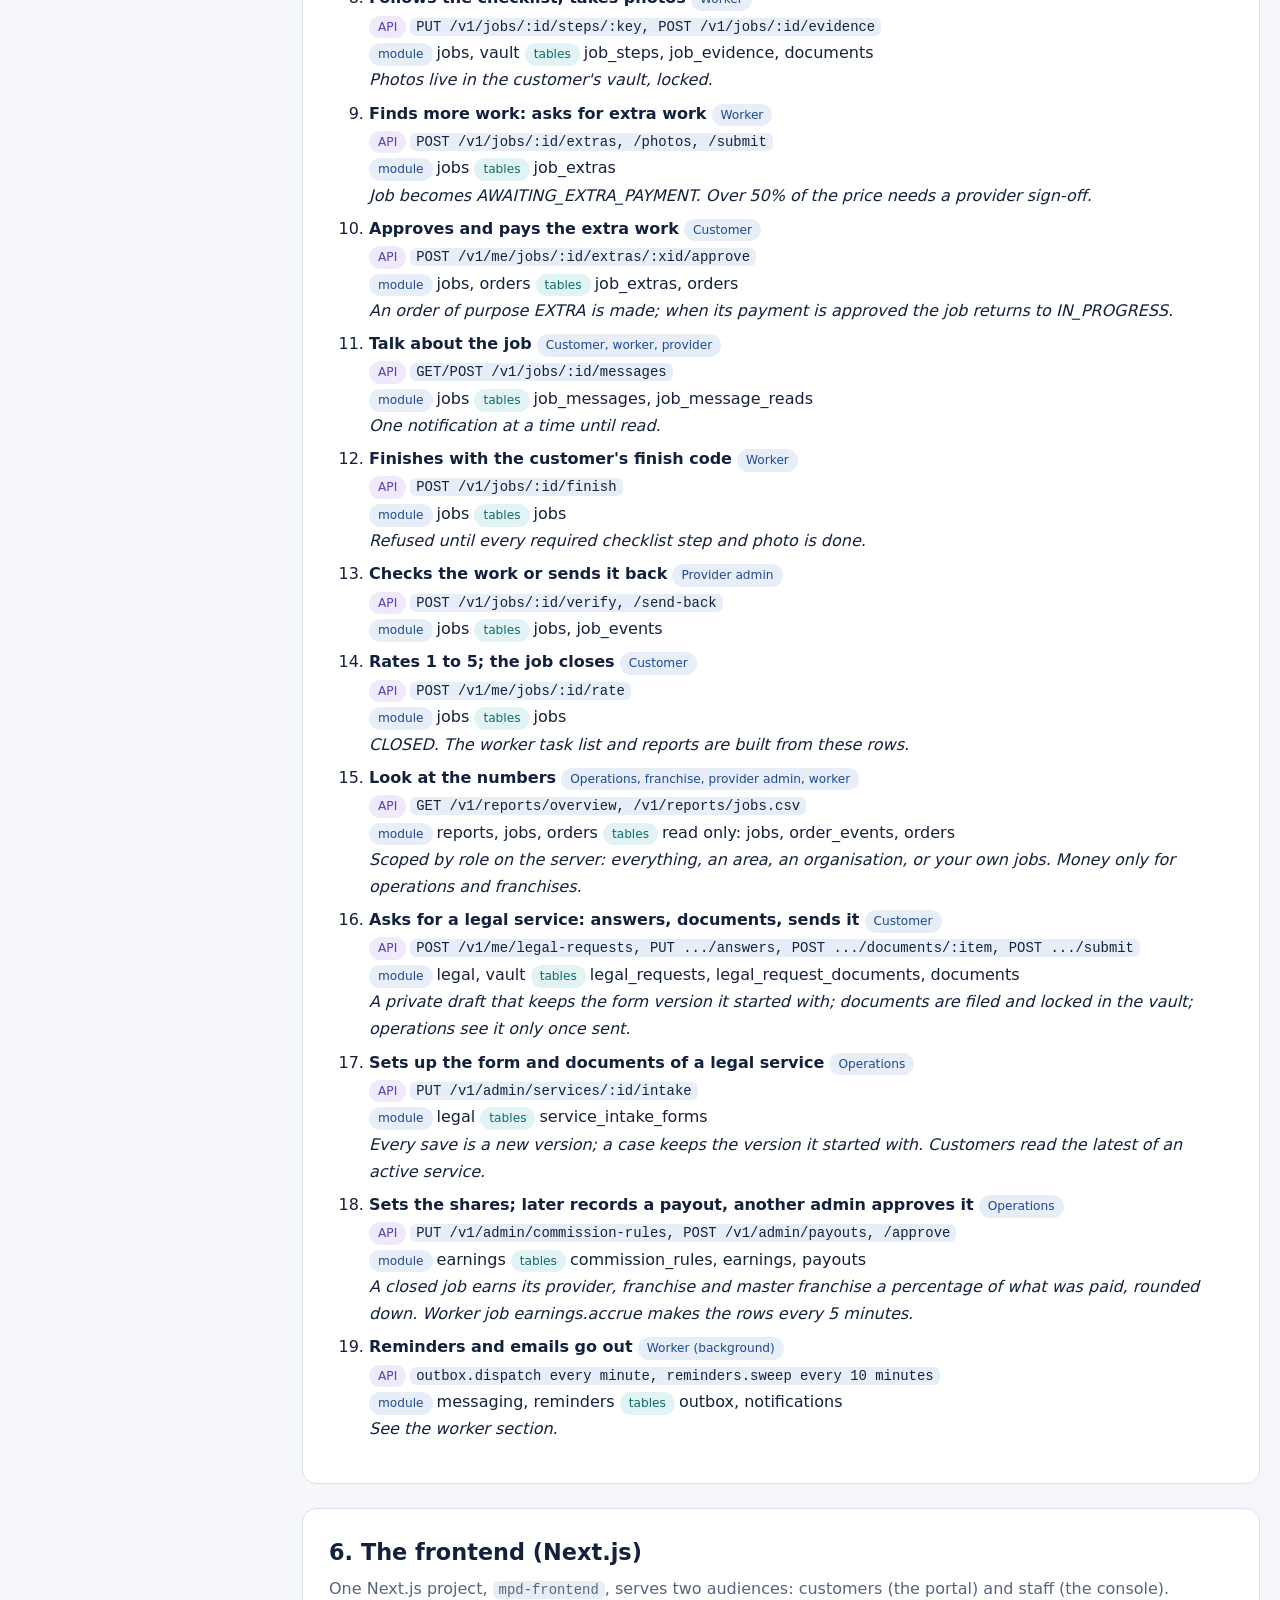
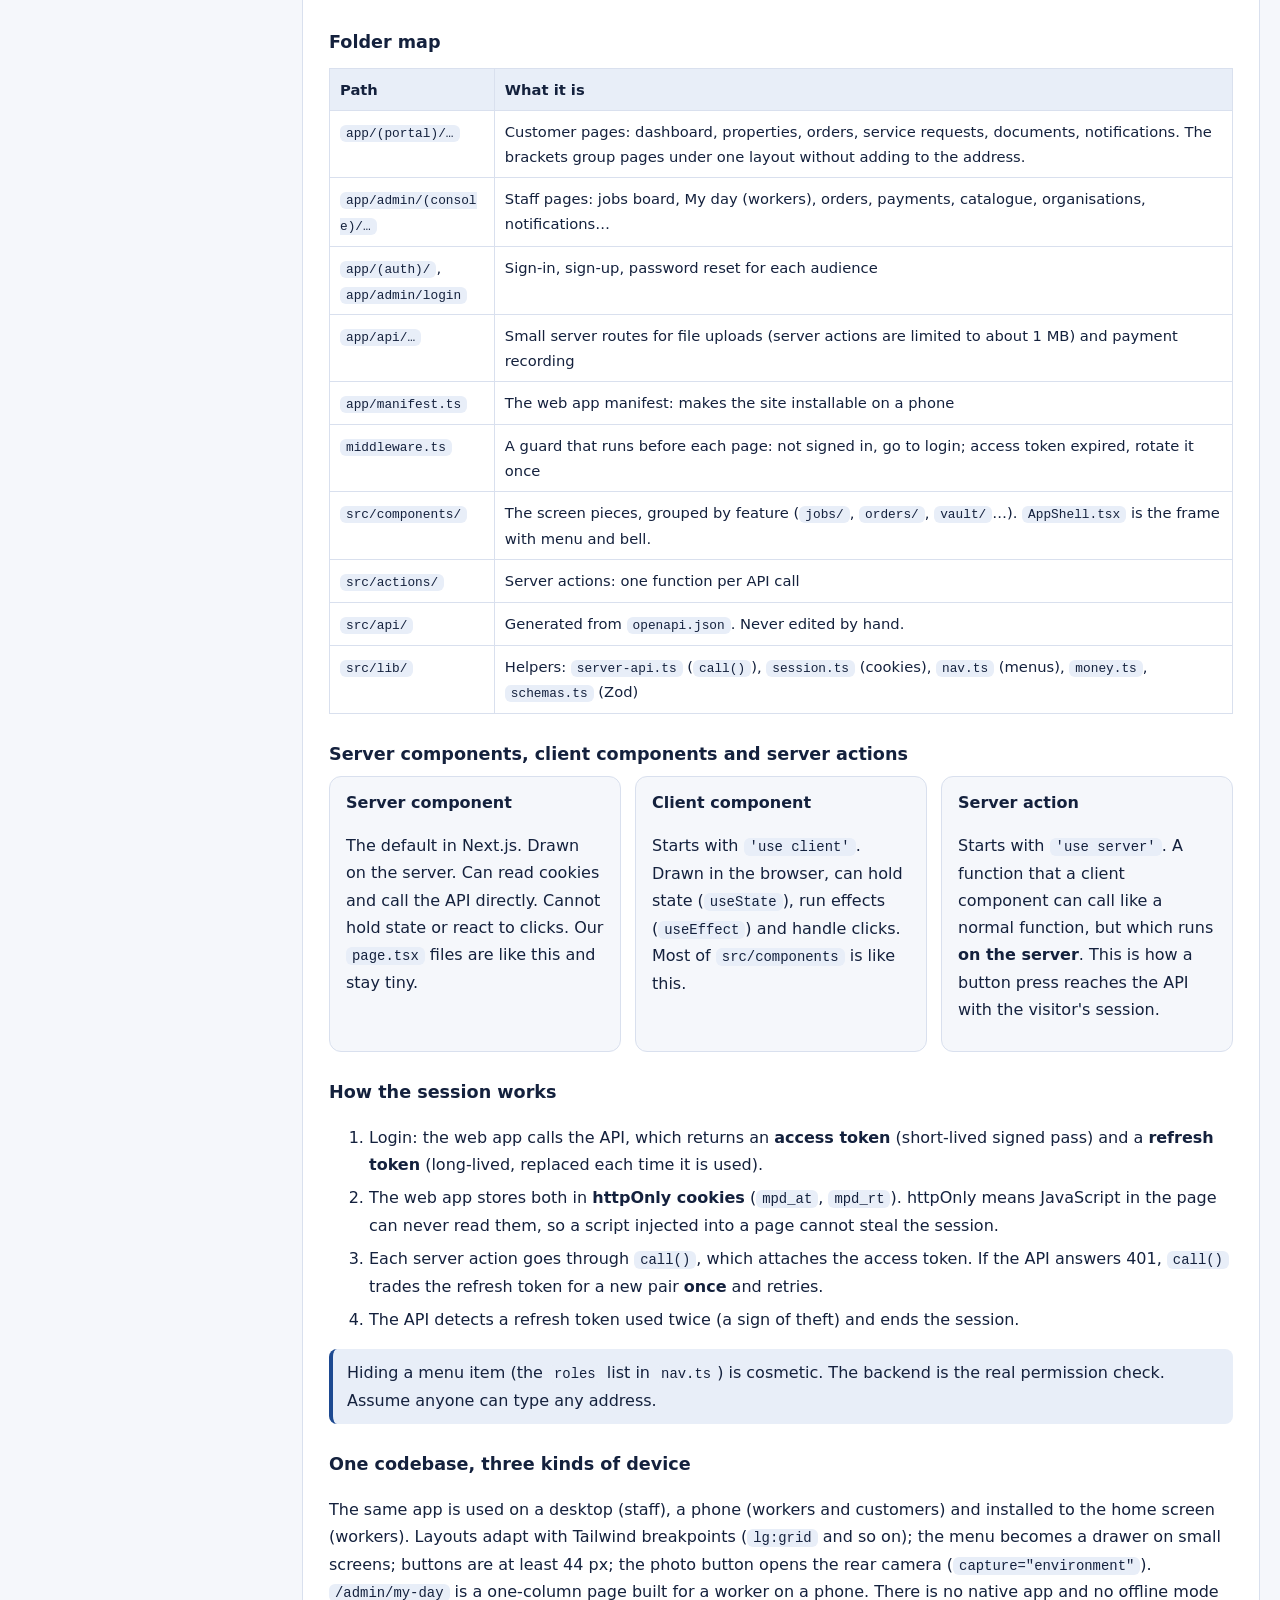
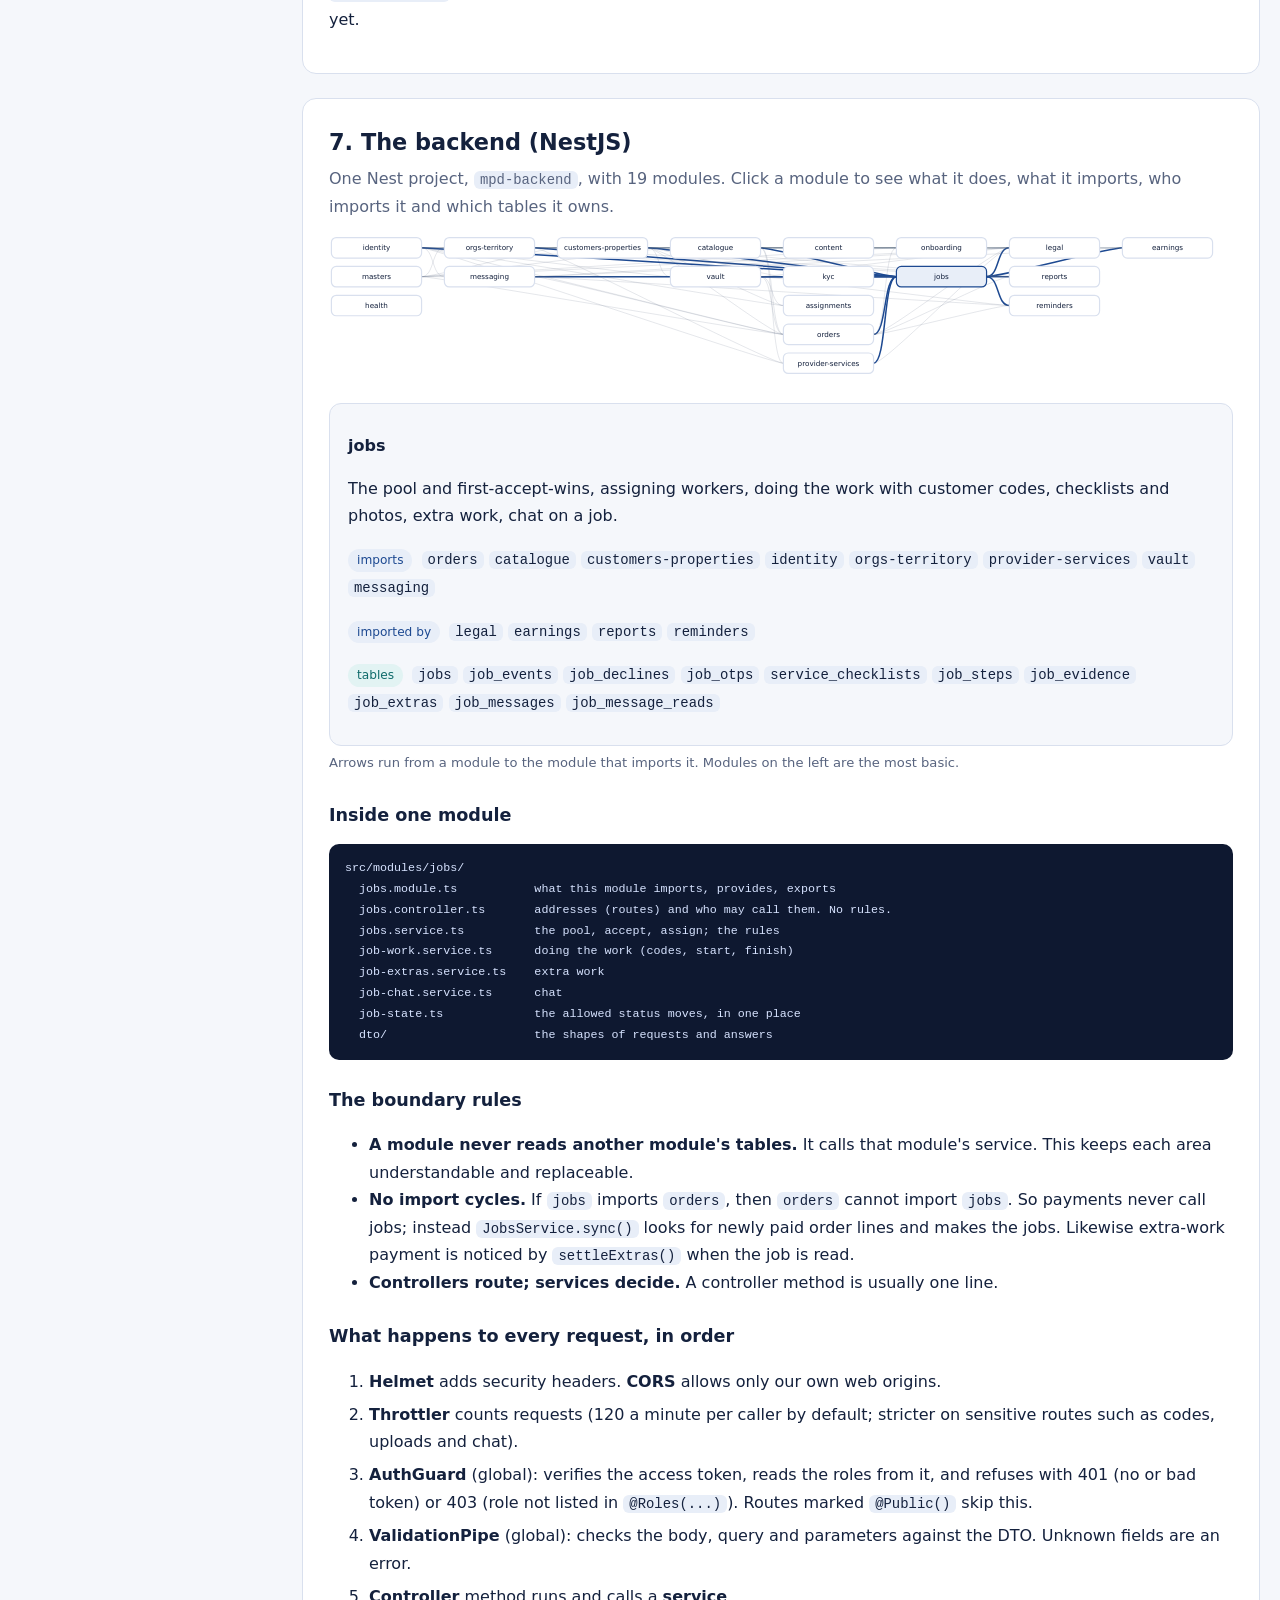
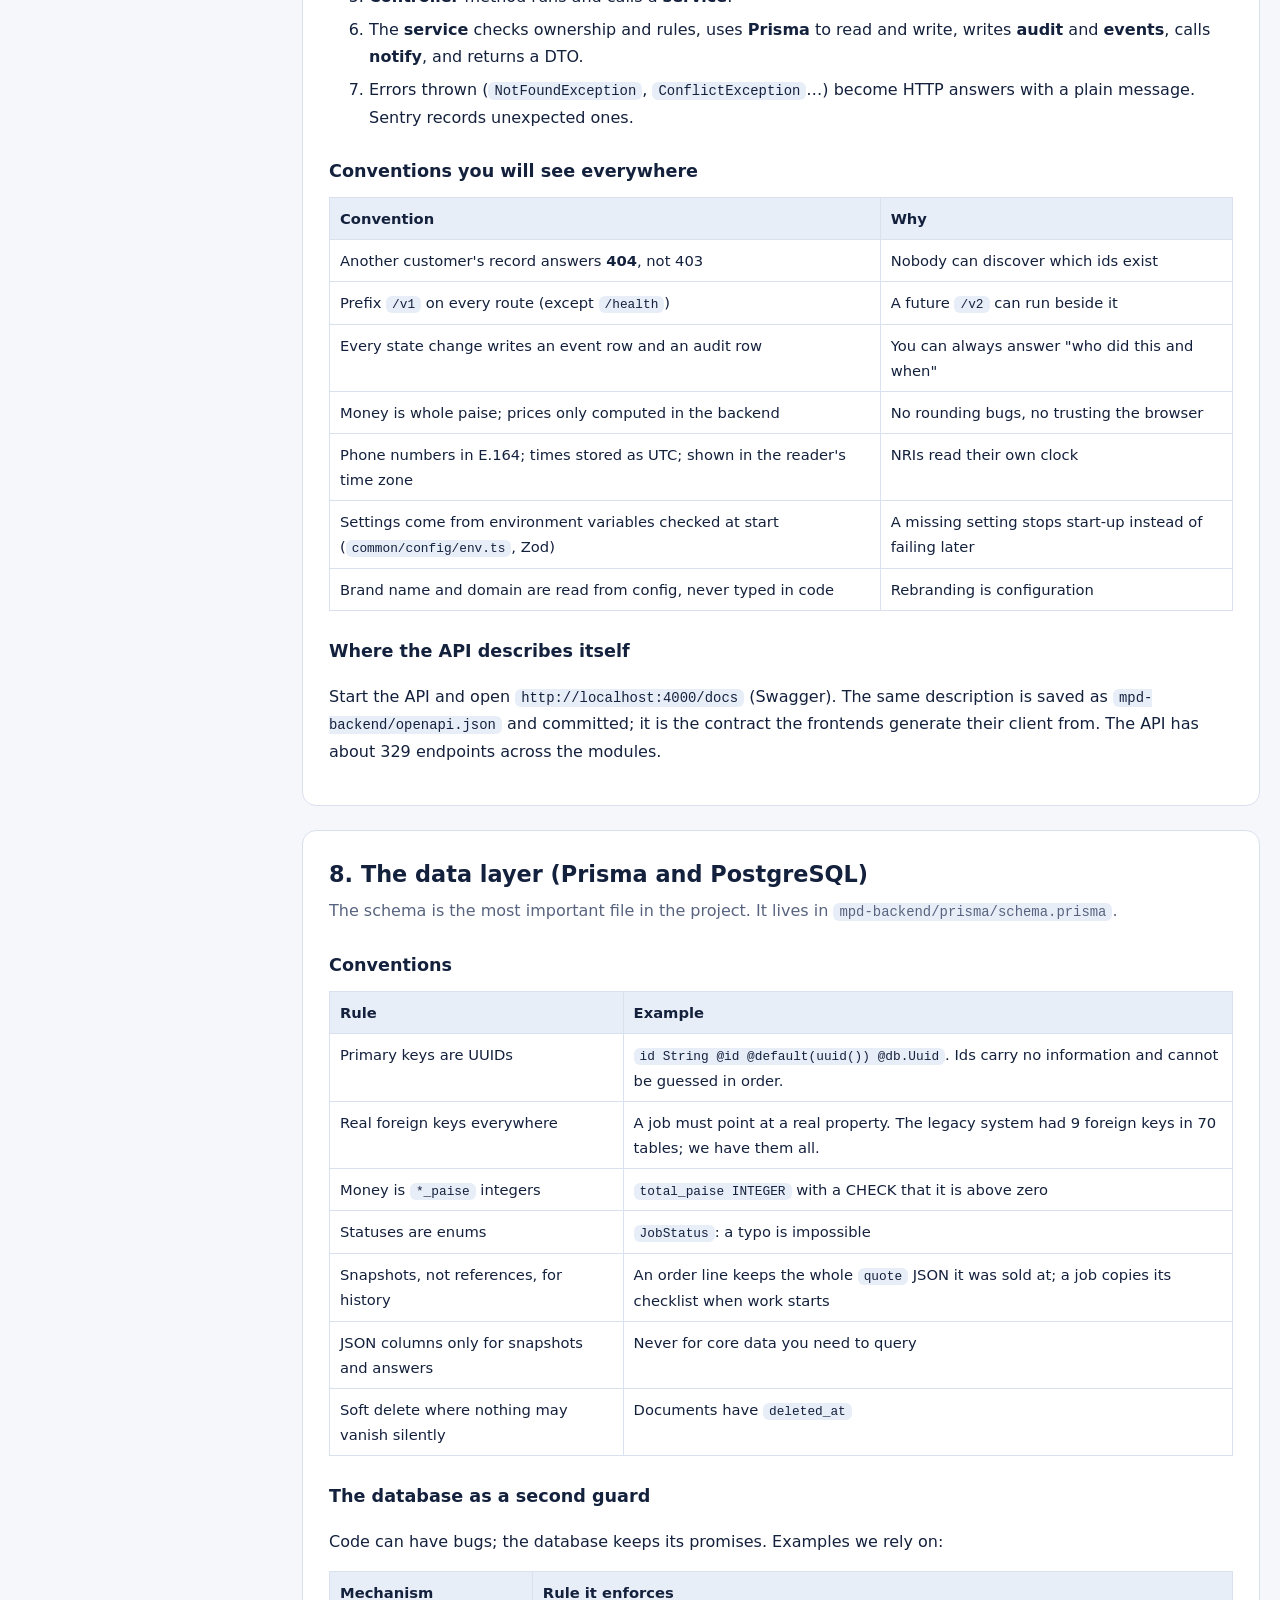
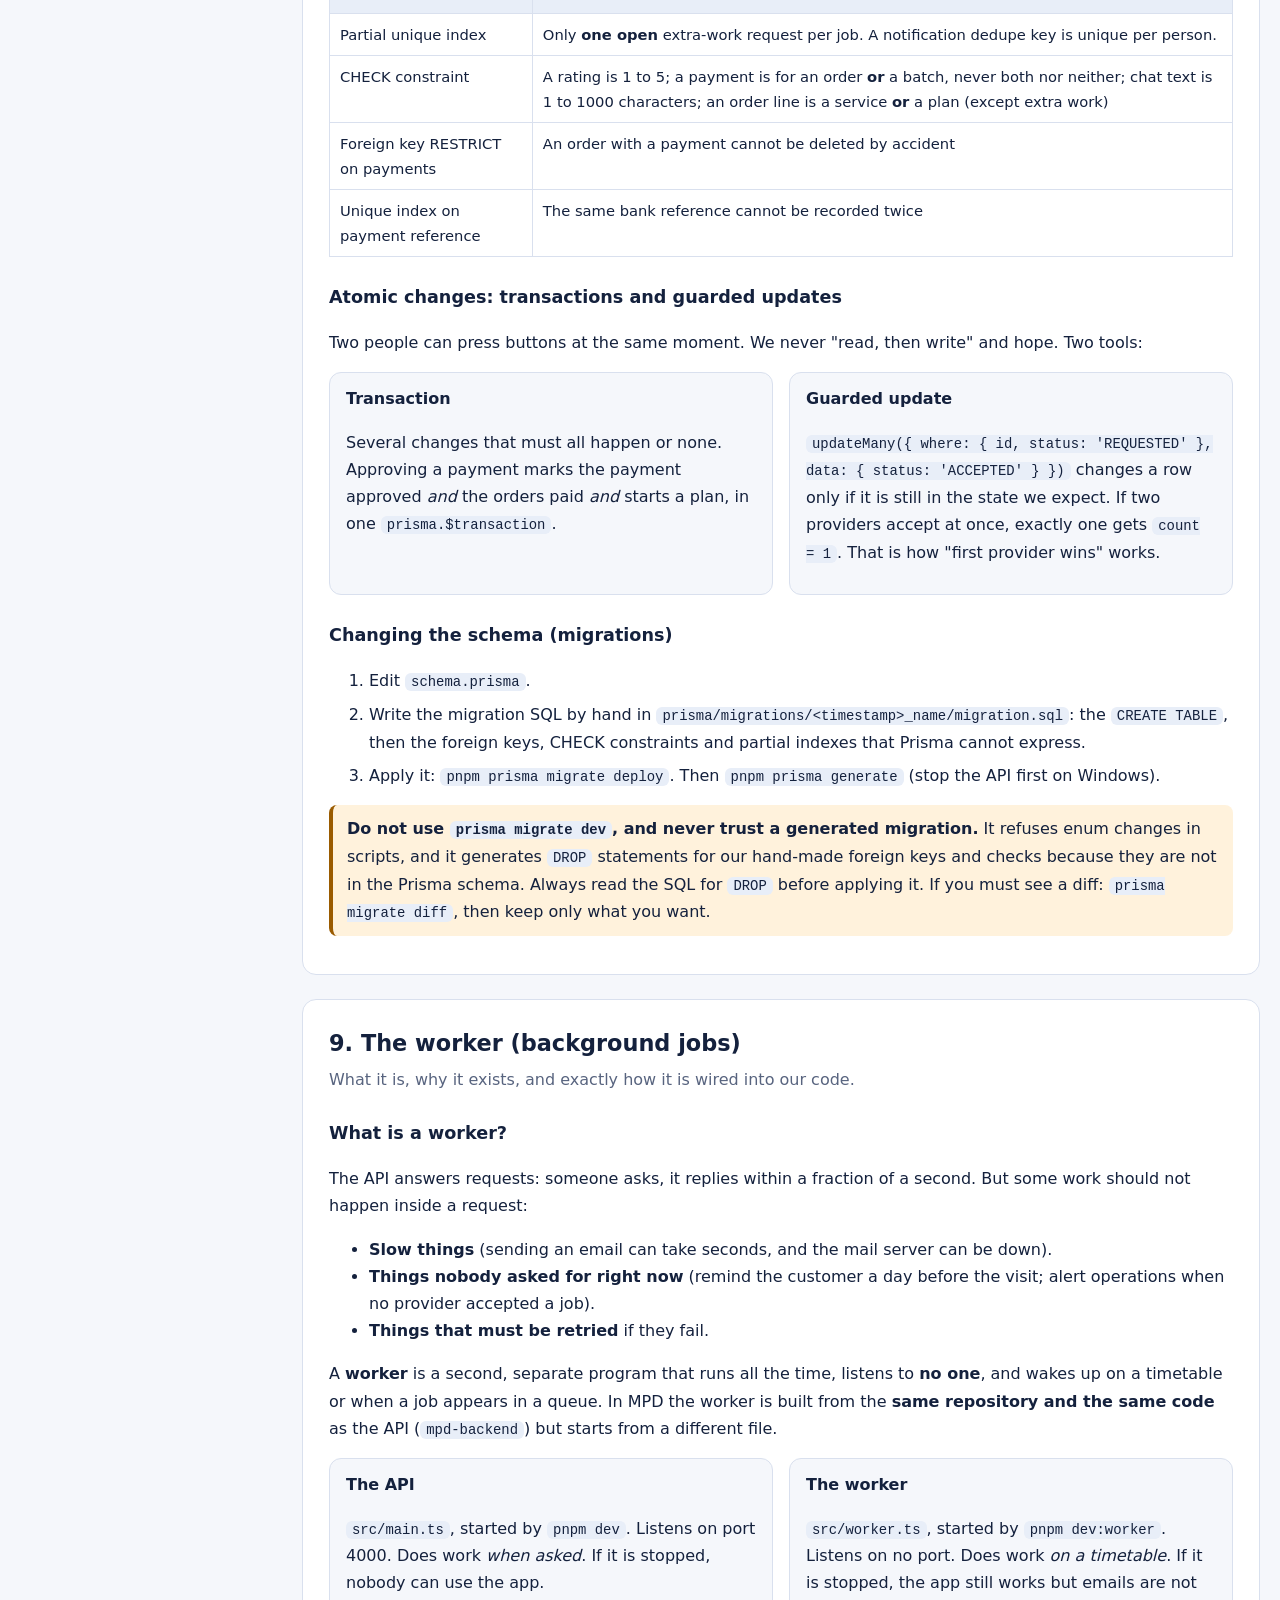
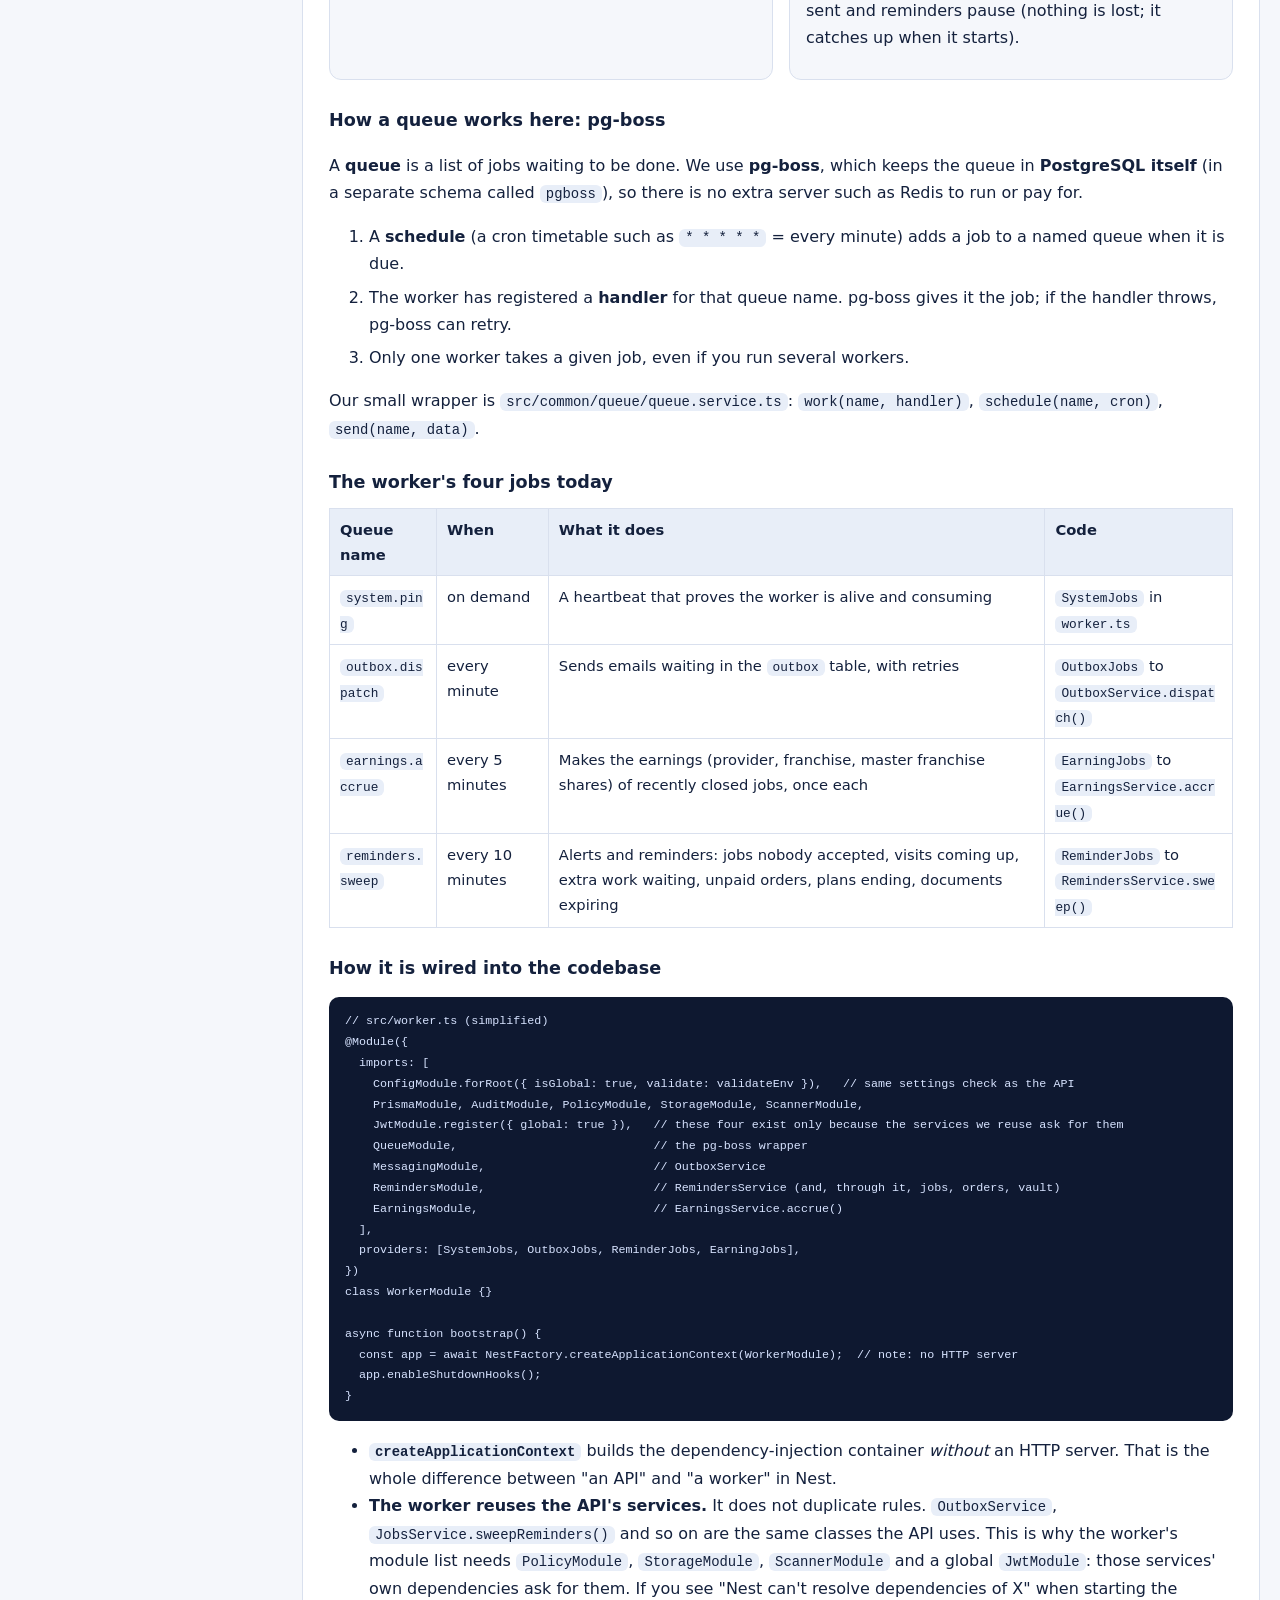
<file: engineering/index.html>
<!doctype html>
<html lang="en">
<head>
<meta charset="utf-8">
<meta name="viewport" content="width=device-width, initial-scale=1">
<title>MPD Engineering Handbook</title>
<link rel="stylesheet" href="engineering.css">
</head>
<body>
<header class="top">
<h1>MPD Engineering Handbook</h1>
<p>How My Property Doctors is built, for someone who knows what a server, an API and a function call are, but has not worked with Next.js, NestJS, Prisma or PostgreSQL. Read it top to bottom once, then use the left menu and the interactive diagrams as a reference. Private: for the team only. Open <code>index.html</code> in a browser; nothing needs the internet.</p>
</header>
<div class="layout">
<nav class="side" id="side" aria-label="Sections"></nav>
<main>

<!-- ================================================================ START HERE -->
<section id="intro" data-group="Start here">
<h2>1. How to use this handbook</h2>
<p class="lead">What it assumes, what it explains, and where the other documents fit.</p>
<div class="cols">
<div class="box"><h4>It assumes you know</h4><ul>
<li>What a web server is and what an HTTP request and response are.</li>
<li>What an API is (an address you send a request to and get data back from) and what JSON is.</li>
<li>What a function is, what a class is, and what a database table is.</li>
<li>Basic git: clone, commit, push.</li></ul></div>
<div class="box"><h4>It explains</h4><ul>
<li>The tools we use that are specific: Next.js, NestJS, Prisma, PostgreSQL features, pg-boss, OpenAPI.</li>
<li>The architecture: which part does what, and why it is split that way.</li>
<li>For each kind of work (read data, change a status, handle money, upload a file, send a message, run on a schedule) the <b>pattern we follow</b>, with real file names.</li></ul></div>
</div>
<h3>Where this handbook fits</h3>
<table>
<tr><th>Document</th><th>Answers</th></tr>
<tr><td>This engineering handbook</td><td>How is it built? Which concepts and patterns? How do I add something?</td></tr>
<tr><td><code>docs/architecture/README.md</code></td><td>The full product and technical specification and the decision records</td></tr>
<tr><td><code>docs/architecture/progress.md</code></td><td>Exactly what is built today, with the rules each test proves</td></tr>
<tr><td><code>guide/</code> (role guide)</td><td>What each role does in the app, written for non-technical staff</td></tr>
<tr><td><code>status.html</code></td><td>One page: what is done and what is next</td></tr>
<tr><td><code>mpd-context</code> repo</td><td>Start here in a new session: what, where, decisions, workflow checklist</td></tr>
</table>
<div class="tip"><b>The one idea to take away:</b> the screen (frontend) is a thin layer that asks questions and shows answers. <b>Every rule is enforced in the backend, and the most important ones again in the database.</b> If you remember that, the rest of the architecture follows.</div>
</section>

<section id="glance" data-group="Start here">
<h2>2. The system at a glance</h2>
<p class="lead">Click any box. Lines light up to show who talks to whom.</p>
<div id="sys-diagram"></div>
<div class="panel" id="sys-info" style="margin-top:10px"></div>
<h3>The eight repositories</h3>
<table>
<tr><th>Repo</th><th>What is in it</th><th>Runs as</th></tr>
<tr><td><code>mpd-backend</code></td><td>The API, the worker, the database definition and migrations, seeds, the end-to-end tests, <code>openapi.json</code></td><td>Two Node programs (API, worker)</td></tr>
<tr><td><code>mpd-frontend</code></td><td>The signed-in web app: customer portal and staff console, including the worker's phone screen</td><td>A Next.js server</td></tr>
<tr><td><code>mpd-global</code></td><td>The public marketing website</td><td>A Next.js server (could later be plain files)</td></tr>
<tr><td><code>mpd-mobile</code></td><td>A scaffold for a native app. Not used: we decided on the web app for phones.</td><td>nothing yet</td></tr>
<tr><td><code>mpd-infra</code></td><td>Servers, deployment, backups (scaffold; AWS not applied yet)</td><td>nothing yet</td></tr>
<tr><td><code>mpd-handbook-developer</code></td><td>This handbook, the specs, the role guide (private)</td><td>Static HTML</td></tr>
<tr><td><code>mpd-handbook</code></td><td>The public user guide (live features only)</td><td>Static HTML on GitHub Pages</td></tr>
<tr><td><code>mpd-context</code></td><td>The start-here memory for any new session</td><td>Markdown</td></tr>
</table>
</section>

<section id="primer" data-group="Start here">
<h2>3. Technology primer</h2>
<p class="lead">Every tool you will meet in the code, in plain words. Pick one.</p>
<div id="tech"></div>
</section>

<!-- ================================================================ HOW IT RUNS -->
<section id="request" data-group="How it runs">
<h2>4. The life of a request</h2>
<p class="lead">Step through two real journeys. Each step says which program is working and which file holds the code.</p>
<div id="tracer"></div>
<div class="note">Notice the pattern: the <b>browser never talks to the API directly</b>. It talks to the web app's server, which holds the sign-in and calls the API. That keeps tokens out of reach of scripts in the page and lets us change the API address without touching the browser code.</div>
</section>

<section id="journey" data-group="How it runs">
<h2>5. A property's journey, mapped to code</h2>
<p class="lead">The business story from inquiry to a rated job, with the endpoint, module and tables behind each step. Filter by who acts.</p>
<div id="journey-host"></div>
</section>

<section id="frontend" data-group="How it runs">
<h2>6. The frontend (Next.js)</h2>
<p class="lead">One Next.js project, <code>mpd-frontend</code>, serves two audiences: customers (the portal) and staff (the console).</p>
<h3>Folder map</h3>
<table>
<tr><th>Path</th><th>What it is</th></tr>
<tr><td><code>app/(portal)/…</code></td><td>Customer pages: dashboard, properties, orders, service requests, documents, notifications. The brackets group pages under one layout without adding to the address.</td></tr>
<tr><td><code>app/admin/(console)/…</code></td><td>Staff pages: jobs board, My day (workers), orders, payments, catalogue, organisations, notifications…</td></tr>
<tr><td><code>app/(auth)/</code>, <code>app/admin/login</code></td><td>Sign-in, sign-up, password reset for each audience</td></tr>
<tr><td><code>app/api/…</code></td><td>Small server routes for file uploads (server actions are limited to about 1 MB) and payment recording</td></tr>
<tr><td><code>app/manifest.ts</code></td><td>The web app manifest: makes the site installable on a phone</td></tr>
<tr><td><code>middleware.ts</code></td><td>A guard that runs before each page: not signed in, go to login; access token expired, rotate it once</td></tr>
<tr><td><code>src/components/</code></td><td>The screen pieces, grouped by feature (<code>jobs/</code>, <code>orders/</code>, <code>vault/</code>…). <code>AppShell.tsx</code> is the frame with menu and bell.</td></tr>
<tr><td><code>src/actions/</code></td><td>Server actions: one function per API call</td></tr>
<tr><td><code>src/api/</code></td><td>Generated from <code>openapi.json</code>. Never edited by hand.</td></tr>
<tr><td><code>src/lib/</code></td><td>Helpers: <code>server-api.ts</code> (<code>call()</code>), <code>session.ts</code> (cookies), <code>nav.ts</code> (menus), <code>money.ts</code>, <code>schemas.ts</code> (Zod)</td></tr>
</table>
<h3>Server components, client components and server actions</h3>
<div class="cols3">
<div class="box"><h4>Server component</h4><p>The default in Next.js. Drawn on the server. Can read cookies and call the API directly. Cannot hold state or react to clicks. Our <code>page.tsx</code> files are like this and stay tiny.</p></div>
<div class="box"><h4>Client component</h4><p>Starts with <code>'use client'</code>. Drawn in the browser, can hold state (<code>useState</code>), run effects (<code>useEffect</code>) and handle clicks. Most of <code>src/components</code> is like this.</p></div>
<div class="box"><h4>Server action</h4><p>Starts with <code>'use server'</code>. A function that a client component can call like a normal function, but which runs <b>on the server</b>. This is how a button press reaches the API with the visitor's session.</p></div>
</div>
<h3>How the session works</h3>
<ol class="steps">
<li>Login: the web app calls the API, which returns an <b>access token</b> (short-lived signed pass) and a <b>refresh token</b> (long-lived, replaced each time it is used).</li>
<li>The web app stores both in <b>httpOnly cookies</b> (<code>mpd_at</code>, <code>mpd_rt</code>). httpOnly means JavaScript in the page can never read them, so a script injected into a page cannot steal the session.</li>
<li>Each server action goes through <code>call()</code>, which attaches the access token. If the API answers 401, <code>call()</code> trades the refresh token for a new pair <b>once</b> and retries.</li>
<li>The API detects a refresh token used twice (a sign of theft) and ends the session.</li>
</ol>
<div class="note">Hiding a menu item (the <code>roles</code> list in <code>nav.ts</code>) is cosmetic. The backend is the real permission check. Assume anyone can type any address.</div>
<h3>One codebase, three kinds of device</h3>
<p>The same app is used on a desktop (staff), a phone (workers and customers) and installed to the home screen (workers). Layouts adapt with Tailwind breakpoints (<code>lg:grid</code> and so on); the menu becomes a drawer on small screens; buttons are at least 44 px; the photo button opens the rear camera (<code>capture="environment"</code>). <code>/admin/my-day</code> is a one-column page built for a worker on a phone. There is no native app and no offline mode yet.</p>
</section>

<section id="backend" data-group="How it runs">
<h2>7. The backend (NestJS)</h2>
<p class="lead">One Nest project, <code>mpd-backend</code>, with 19 modules. Click a module to see what it does, what it imports, who imports it and which tables it owns.</p>
<div id="mod-graph"></div>
<div class="panel" id="mod-info" style="margin-top:10px"></div>
<div class="legend"><span>Arrows run from a module to the module that imports it. Modules on the left are the most basic.</span></div>
<h3>Inside one module</h3>
<pre><code>src/modules/jobs/
  jobs.module.ts           what this module imports, provides, exports
  jobs.controller.ts       addresses (routes) and who may call them. No rules.
  jobs.service.ts          the pool, accept, assign; the rules
  job-work.service.ts      doing the work (codes, start, finish)
  job-extras.service.ts    extra work
  job-chat.service.ts      chat
  job-state.ts             the allowed status moves, in one place
  dto/                     the shapes of requests and answers</code></pre>
<h3>The boundary rules</h3>
<ul>
<li><b>A module never reads another module's tables.</b> It calls that module's service. This keeps each area understandable and replaceable.</li>
<li><b>No import cycles.</b> If <code>jobs</code> imports <code>orders</code>, then <code>orders</code> cannot import <code>jobs</code>. So payments never call jobs; instead <code>JobsService.sync()</code> looks for newly paid order lines and makes the jobs. Likewise extra-work payment is noticed by <code>settleExtras()</code> when the job is read.</li>
<li><b>Controllers route; services decide.</b> A controller method is usually one line.</li>
</ul>
<h3>What happens to every request, in order</h3>
<ol class="steps">
<li><b>Helmet</b> adds security headers. <b>CORS</b> allows only our own web origins.</li>
<li><b>Throttler</b> counts requests (120 a minute per caller by default; stricter on sensitive routes such as codes, uploads and chat).</li>
<li><b>AuthGuard</b> (global): verifies the access token, reads the roles from it, and refuses with 401 (no or bad token) or 403 (role not listed in <code>@Roles(...)</code>). Routes marked <code>@Public()</code> skip this.</li>
<li><b>ValidationPipe</b> (global): checks the body, query and parameters against the DTO. Unknown fields are an error.</li>
<li><b>Controller</b> method runs and calls a <b>service</b>.</li>
<li>The <b>service</b> checks ownership and rules, uses <b>Prisma</b> to read and write, writes <b>audit</b> and <b>events</b>, calls <b>notify</b>, and returns a DTO.</li>
<li>Errors thrown (<code>NotFoundException</code>, <code>ConflictException</code>…) become HTTP answers with a plain message. Sentry records unexpected ones.</li>
</ol>
<h3>Conventions you will see everywhere</h3>
<table>
<tr><th>Convention</th><th>Why</th></tr>
<tr><td>Another customer's record answers <b>404</b>, not 403</td><td>Nobody can discover which ids exist</td></tr>
<tr><td>Prefix <code>/v1</code> on every route (except <code>/health</code>)</td><td>A future <code>/v2</code> can run beside it</td></tr>
<tr><td>Every state change writes an event row and an audit row</td><td>You can always answer "who did this and when"</td></tr>
<tr><td>Money is whole paise; prices only computed in the backend</td><td>No rounding bugs, no trusting the browser</td></tr>
<tr><td>Phone numbers in E.164; times stored as UTC; shown in the reader's time zone</td><td>NRIs read their own clock</td></tr>
<tr><td>Settings come from environment variables checked at start (<code>common/config/env.ts</code>, Zod)</td><td>A missing setting stops start-up instead of failing later</td></tr>
<tr><td>Brand name and domain are read from config, never typed in code</td><td>Rebranding is configuration</td></tr>
</table>
<h3>Where the API describes itself</h3>
<p>Start the API and open <code>http://localhost:4000/docs</code> (Swagger). The same description is saved as <code>mpd-backend/openapi.json</code> and committed; it is the contract the frontends generate their client from. The API has about 329 endpoints across the modules.</p>
</section>

<section id="data" data-group="How it runs">
<h2>8. The data layer (Prisma and PostgreSQL)</h2>
<p class="lead">The schema is the most important file in the project. It lives in <code>mpd-backend/prisma/schema.prisma</code>.</p>
<h3>Conventions</h3>
<table>
<tr><th>Rule</th><th>Example</th></tr>
<tr><td>Primary keys are UUIDs</td><td><code>id String @id @default(uuid()) @db.Uuid</code>. Ids carry no information and cannot be guessed in order.</td></tr>
<tr><td>Real foreign keys everywhere</td><td>A job must point at a real property. The legacy system had 9 foreign keys in 70 tables; we have them all.</td></tr>
<tr><td>Money is <code>*_paise</code> integers</td><td><code>total_paise INTEGER</code> with a CHECK that it is above zero</td></tr>
<tr><td>Statuses are enums</td><td><code>JobStatus</code>: a typo is impossible</td></tr>
<tr><td>Snapshots, not references, for history</td><td>An order line keeps the whole <code>quote</code> JSON it was sold at; a job copies its checklist when work starts</td></tr>
<tr><td>JSON columns only for snapshots and answers</td><td>Never for core data you need to query</td></tr>
<tr><td>Soft delete where nothing may vanish silently</td><td>Documents have <code>deleted_at</code></td></tr>
</table>
<h3>The database as a second guard</h3>
<p>Code can have bugs; the database keeps its promises. Examples we rely on:</p>
<table>
<tr><th>Mechanism</th><th>Rule it enforces</th></tr>
<tr><td>Partial unique index</td><td>Only <b>one open</b> extra-work request per job. A notification dedupe key is unique per person.</td></tr>
<tr><td>CHECK constraint</td><td>A rating is 1 to 5; a payment is for an order <b>or</b> a batch, never both nor neither; chat text is 1 to 1000 characters; an order line is a service <b>or</b> a plan (except extra work)</td></tr>
<tr><td>Foreign key RESTRICT on payments</td><td>An order with a payment cannot be deleted by accident</td></tr>
<tr><td>Unique index on payment reference</td><td>The same bank reference cannot be recorded twice</td></tr>
</table>
<h3>Atomic changes: transactions and guarded updates</h3>
<p>Two people can press buttons at the same moment. We never "read, then write" and hope. Two tools:</p>
<div class="cols">
<div class="box"><h4>Transaction</h4><p>Several changes that must all happen or none. Approving a payment marks the payment approved <i>and</i> the orders paid <i>and</i> starts a plan, in one <code>prisma.$transaction</code>.</p></div>
<div class="box"><h4>Guarded update</h4><p><code>updateMany({ where: { id, status: 'REQUESTED' }, data: { status: 'ACCEPTED' } })</code> changes a row only if it is still in the state we expect. If two providers accept at once, exactly one gets <code>count = 1</code>. That is how "first provider wins" works.</p></div>
</div>
<h3>Changing the schema (migrations)</h3>
<ol class="steps">
<li>Edit <code>schema.prisma</code>.</li>
<li>Write the migration SQL by hand in <code>prisma/migrations/&lt;timestamp&gt;_name/migration.sql</code>: the <code>CREATE TABLE</code>, then the foreign keys, CHECK constraints and partial indexes that Prisma cannot express.</li>
<li>Apply it: <code>pnpm prisma migrate deploy</code>. Then <code>pnpm prisma generate</code> (stop the API first on Windows).</li>
</ol>
<div class="warn"><b>Do not use <code>prisma migrate dev</code>, and never trust a generated migration.</b> It refuses enum changes in scripts, and it generates <code>DROP</code> statements for our hand-made foreign keys and checks because they are not in the Prisma schema. Always read the SQL for <code>DROP</code> before applying it. If you must see a diff: <code>prisma migrate diff</code>, then keep only what you want.</div>
</section>

<section id="worker" data-group="How it runs">
<h2>9. The worker (background jobs)</h2>
<p class="lead">What it is, why it exists, and exactly how it is wired into our code.</p>

<h3>What is a worker?</h3>
<p>The API answers requests: someone asks, it replies within a fraction of a second. But some work should not happen inside a request:</p>
<ul>
<li><b>Slow things</b> (sending an email can take seconds, and the mail server can be down).</li>
<li><b>Things nobody asked for right now</b> (remind the customer a day before the visit; alert operations when no provider accepted a job).</li>
<li><b>Things that must be retried</b> if they fail.</li>
</ul>
<p>A <b>worker</b> is a second, separate program that runs all the time, listens to <b>no one</b>, and wakes up on a timetable or when a job appears in a queue. In MPD the worker is built from the <b>same repository and the same code</b> as the API (<code>mpd-backend</code>) but starts from a different file.</p>

<div class="cols">
<div class="box"><h4>The API</h4><p><code>src/main.ts</code>, started by <code>pnpm dev</code>. Listens on port 4000. Does work <i>when asked</i>. If it is stopped, nobody can use the app.</p></div>
<div class="box"><h4>The worker</h4><p><code>src/worker.ts</code>, started by <code>pnpm dev:worker</code>. Listens on no port. Does work <i>on a timetable</i>. If it is stopped, the app still works but emails are not sent and reminders pause (nothing is lost; it catches up when it starts).</p></div>
</div>

<h3>How a queue works here: pg-boss</h3>
<p>A <b>queue</b> is a list of jobs waiting to be done. We use <b>pg-boss</b>, which keeps the queue in <b>PostgreSQL itself</b> (in a separate schema called <code>pgboss</code>), so there is no extra server such as Redis to run or pay for.</p>
<ol class="steps">
<li>A <b>schedule</b> (a cron timetable such as <code>* * * * *</code> = every minute) adds a job to a named queue when it is due.</li>
<li>The worker has registered a <b>handler</b> for that queue name. pg-boss gives it the job; if the handler throws, pg-boss can retry.</li>
<li>Only one worker takes a given job, even if you run several workers.</li>
</ol>
<p>Our small wrapper is <code>src/common/queue/queue.service.ts</code>: <code>work(name, handler)</code>, <code>schedule(name, cron)</code>, <code>send(name, data)</code>.</p>

<h3>The worker's four jobs today</h3>
<table>
<tr><th>Queue name</th><th>When</th><th>What it does</th><th>Code</th></tr>
<tr><td><code>system.ping</code></td><td>on demand</td><td>A heartbeat that proves the worker is alive and consuming</td><td><code>SystemJobs</code> in <code>worker.ts</code></td></tr>
<tr><td><code>outbox.dispatch</code></td><td>every minute</td><td>Sends emails waiting in the <code>outbox</code> table, with retries</td><td><code>OutboxJobs</code> to <code>OutboxService.dispatch()</code></td></tr>
<tr><td><code>earnings.accrue</code></td><td>every 5 minutes</td><td>Makes the earnings (provider, franchise, master franchise shares) of recently closed jobs, once each</td><td><code>EarningJobs</code> to <code>EarningsService.accrue()</code></td></tr>
<tr><td><code>reminders.sweep</code></td><td>every 10 minutes</td><td>Alerts and reminders: jobs nobody accepted, visits coming up, extra work waiting, unpaid orders, plans ending, documents expiring</td><td><code>ReminderJobs</code> to <code>RemindersService.sweep()</code></td></tr>
</table>

<h3>How it is wired into the codebase</h3>
<pre><code>// src/worker.ts (simplified)
@Module({
  imports: [
    ConfigModule.forRoot({ isGlobal: true, validate: validateEnv }),   // same settings check as the API
    PrismaModule, AuditModule, PolicyModule, StorageModule, ScannerModule,
    JwtModule.register({ global: true }),   // these four exist only because the services we reuse ask for them
    QueueModule,                            // the pg-boss wrapper
    MessagingModule,                        // OutboxService
    RemindersModule,                        // RemindersService (and, through it, jobs, orders, vault)
    EarningsModule,                         // EarningsService.accrue()
  ],
  providers: [SystemJobs, OutboxJobs, ReminderJobs, EarningJobs],
})
class WorkerModule {}

async function bootstrap() {
  const app = await NestFactory.createApplicationContext(WorkerModule);  // note: no HTTP server
  app.enableShutdownHooks();
}</code></pre>
<ul>
<li><b><code>createApplicationContext</code></b> builds the dependency-injection container <i>without</i> an HTTP server. That is the whole difference between "an API" and "a worker" in Nest.</li>
<li><b>The worker reuses the API's services.</b> It does not duplicate rules. <code>OutboxService</code>, <code>JobsService.sweepReminders()</code> and so on are the same classes the API uses. This is why the worker's module list needs <code>PolicyModule</code>, <code>StorageModule</code>, <code>ScannerModule</code> and a global <code>JwtModule</code>: those services' own dependencies ask for them. If you see "Nest can't resolve dependencies of X" when starting the worker, a module is missing from this list.</li>
<li>Each job class has <code>onModuleInit()</code>, which Nest calls at start-up: it registers the handler (<code>queue.work</code>) and the timetable (<code>queue.schedule</code>). Registering is idempotent, so restarts are safe.</li>
<li>The worker talks <b>only to PostgreSQL</b> (data and queue) and the Mailer. It never calls the API over HTTP.</li>
</ul>

<h3>Running it</h3>
<table>
<tr><th>Where</th><th>Command</th></tr>
<tr><td>Development</td><td><code>pnpm dev:worker</code> (that is <code>nest start --watch --entryFile worker</code>) in a second terminal. It must be running for emails to go out and reminders to fire.</td></tr>
<tr><td>Production (planned)</td><td>A second container from the same image with the command <code>node dist/worker.js</code>, next to the API container</td></tr>
<tr><td>Tests</td><td>Tests do <b>not</b> start the worker. They call <code>outbox.dispatch()</code> and <code>reminders.sweep()</code> directly, so they never wait for a clock.</td></tr>
</table>

<h3>Try it: the email outbox from creation to delivery</h3>
<p>This simulator follows one email through the real design. Create an event, then let the worker tick. Turn the mail server off to watch the retries and the give-up.</p>
<div id="worker-sim"></div>

<h3>Rules for anything a worker runs</h3>
<ul>
<li><b>Idempotent:</b> running it twice must change nothing the second time. Reminders carry a <b>dedupe key</b> (<code>order:&lt;id&gt;:24h</code>), enforced by a database unique index, so a sweep every 10 minutes tells each person once.</li>
<li><b>Claim before you work:</b> take a row with a guarded update (<code>PENDING</code> to <code>SENDING</code>) so two workers never do the same item. A row stuck in <code>SENDING</code> for 5 minutes (a worker died) goes back to <code>PENDING</code>.</li>
<li><b>One area failing must not stop the others:</b> <code>RemindersService.sweep()</code> catches each area's errors separately.</li>
<li><b>Do not put rules in <code>worker.ts</code>.</b> It only registers timetables and calls a service. The logic lives in the module that owns the data.</li>
<li><b>Never make a user action wait for the worker.</b> The in-app notification is written immediately in the request; only the email is deferred.</li>
</ul>

<h3>Adding a new scheduled job</h3>
<ol class="steps">
<li>Write the method in the owning module's service (for example <code>sweepSomething()</code>), idempotent, with dedupe keys.</li>
<li>If it is a reminder, call it from <code>RemindersService.sweep()</code> inside its own <code>run(...)</code> guard.</li>
<li>If it needs its own timetable, add a class in <code>worker.ts</code> like <code>OutboxJobs</code> and list it in <code>providers</code>.</li>
<li>Write an end-to-end spec that calls your method directly (see <code>test/reminders.e2e-spec.ts</code>).</li>
<li>Update this section and <code>progress.md</code>.</li>
</ol>
<div class="note"><b>What is not built yet:</b> reminders at a chosen local hour (for example 9 am in the reader's city); today they go out when a sweep runs. Push notifications and the real email sender (SES) come later. WhatsApp and SMS become more channels on the same outbox in M8.</div>
</section>

<section id="messaging" data-group="How it runs">
<h2>10. Notifications and the outbox</h2>
<p class="lead">How the app tells people things, and how the API and the worker share the work.</p>
<div class="lane"><div class="who api">API request</div><div>A job is assigned. <code>JobsService.assignWorker</code> changes the job, then calls <code>tell(job, 'worker', 'job.assigned')</code>.</div></div>
<div class="lane"><div class="who api">NotificationsService</div><div><code>notify()</code> checks the person is active, then (1) <b>creates the in-app notification now</b> and (2) creates an <b>outbox email row</b> unless they switched email off. It catches its own errors: a failed notification must never undo the assignment.</div></div>
<div class="lane"><div class="who db">PostgreSQL</div><div>Tables <code>notifications</code> (the bell) and <code>outbox</code> (emails waiting). A unique index on (user, dedupe key) makes duplicates impossible.</div></div>
<div class="lane"><div class="who worker">Worker, every minute</div><div><code>OutboxService.dispatch()</code> claims due rows, calls <code>Mailer.send</code>, marks <code>SENT</code>, or schedules a retry (2, 4, 8, 16 minutes), or <code>FAILED</code> after 5 tries.</div></div>
<div class="lane"><div class="who browser">Browser</div><div>The bell asks <code>GET /v1/me/notifications/unread-count</code> every minute and on each page change. Opening a notification marks it read.</div></div>
<h3>Where the texts live</h3>
<p><code>src/modules/messaging/templates.ts</code> maps an event key (<code>extra.needs_approval</code>) to a title and body. Triggers only name the key and pass variables. When WhatsApp arrives in M8, a template gets another channel; the triggers do not change.</p>
<h3>Chat is separate</h3>
<p>Messages on a job (<code>job_messages</code>) belong to the <code>jobs</code> module. A new chat message creates <b>one</b> notification at a time for each other person until they open the chat (<code>skipIfUnread</code>), so a busy conversation does not flood the bell.</p>
</section>

<!-- ================================================================ PATTERNS -->
<section id="recipes" data-group="Patterns">
<h2>11. Recipes: how each kind of function is built</h2>
<p class="lead">Pick the kind of thing you are building. Each recipe lists the steps in order, with the files, and a code sketch from our code.</p>
<div id="recipes-host"></div>
</section>

<section id="states" data-group="Patterns">
<h2>12. State machines</h2>
<p class="lead">Things that move through statuses. Click a status to see what it means and where it can go. The arrows are exactly the moves the code allows.</p>
<div id="machines"></div>
</section>

<section id="security" data-group="Patterns">
<h2>13. Security and access</h2>
<p class="lead">Two locks: the cosmetic one in the screen and the real one in the backend.</p>
<div id="matrix"></div>
<h3>What protects what</h3>
<table>
<tr><th>Threat</th><th>Defence</th><th>Where</th></tr>
<tr><td>Someone edits the page or types an address</td><td>The backend checks role <b>and</b> ownership on every call</td><td><code>AuthGuard</code>, services</td></tr>
<tr><td>Guessing other people's ids</td><td>404 for records that are not yours</td><td>service methods</td></tr>
<tr><td>Stolen session</td><td>httpOnly cookies; short access token; refresh token rotated with reuse detection</td><td>identity, frontend session</td></tr>
<tr><td>Password leaks</td><td>argon2id hashes; nothing readable anywhere</td><td>identity</td></tr>
<tr><td>A worker starts a job without the customer</td><td>The customer shows a 6-digit code (hashed, 10 minutes, 5 tries). Operations can override only with a written reason, audited</td><td>job-work.service.ts</td></tr>
<tr><td>Malicious or fake files</td><td>Magic-byte type check, 20 MB limit, virus-scan port, duplicate check, links that expire in 5 minutes and are logged</td><td>vault</td></tr>
<tr><td>Fraudulent payment</td><td>Maker-checker; unique references; approval in one transaction; server-side amounts</td><td>payments.service.ts</td></tr>
<tr><td>One person paying out money alone</td><td>A payout is recorded by one admin and approved by a different one (service check and a database CHECK); a live bank reference cannot be reused; earnings and payouts are visible only to the organisation that owns them</td><td>earnings.service.ts</td></tr>
<tr><td>Showing someone else's numbers</td><td>Reports are scoped on the server by role (everything, an area, an organisation, or only your own jobs); the client never sends a scope; money only for operations and franchises</td><td>reports.service.ts</td></tr>
<tr><td>A spreadsheet that runs code</td><td>Cells that begin with = + - @ are prefixed with an apostrophe in exports</td><td>reports.service.ts</td></tr>
<tr><td>Brute force and floods</td><td>Throttler on every route, stricter on sensitive ones</td><td>controllers</td></tr>
<tr><td>Private data in the pool</td><td>Providers see no customer name or full address until a provider has accepted</td><td>JobsService.dtos</td></tr>
</table>
<div class="warn"><b>Still to do before real data or money:</b> TOTP two-step login for admin and operations (milestone M9, a hard gate), a captcha on the website form, ClamAV wired in, AWS set up.</div>
</section>

<section id="testing" data-group="Patterns">
<h2>14. Testing</h2>
<p class="lead">The tests are the safety net and the living specification. <code>pnpm test:e2e</code> runs about 470 end-to-end tests.</p>
<ul>
<li><b>End-to-end</b> means the whole API, in memory, against a real Postgres. A spec creates its own data (organisations, users with tokens, a property, a service, a price book), calls endpoints with supertest as different roles, and checks answers and stored rows.</li>
<li>Every spec <b>cleans up</b> after itself in <code>afterAll</code>. Specs run <b>one at a time</b> because they share one database and a global live price list.</li>
<li><b>Test the refusals as hard as the successes:</b> the role that must get 403, the other customer who must get 404, the signed-out caller who must get 401, the double click that must give exactly one winner.</li>
<li>Specs call services such as <code>outbox.dispatch()</code> and <code>reminders.sweep()</code> directly instead of waiting for the worker.</li>
<li>Use a pincode and name prefix unique to your spec so runs never collide.</li>
</ul>
<pre><code>it('only the assigned worker can raise extra work', async () => {
  const jobId = await started();                                   // a helper that builds the situation
  await raise(jobId, 'WA2', items).expect(404);                    // another worker: not found
  for (const who of ['CUST', 'ADMA', 'OPS']) await raise(jobId, who, items).expect(403);
  await raise(jobId, 'WA1', items).expect(201);                    // the assigned worker
});</code></pre>
<p>Frontend: <code>npx tsc --noEmit</code> and <code>pnpm lint</code> are the checks (plus a few unit tests). Do not run <code>pnpm build</code> while the dev server runs: they share the same <code>.next</code> folder.</p>
</section>

<!-- ================================================================ WORKING ON IT -->
<section id="workflow" data-group="Working on it">
<h2>15. Making a change, start to finish</h2>
<p class="lead">The order never changes: rule, database, backend, tests, contract, frontend, docs. Tick the list as you go (it is remembered in this browser).</p>
<div class="checklist" id="checklist"></div>
<div class="flow">
<h3>The contract flow</h3>
<pre><code>backend code  →  pnpm openapi:export  →  openapi.json (committed)
                                              ↓
frontend:  pnpm api:generate  →  src/api/schema.d.ts  →  tsc fails where the screen is now wrong</code></pre>
</div>
</section>

<section id="local" data-group="Working on it">
<h2>16. Running it on your machine</h2>
<table>
<tr><th>Piece</th><th>Command</th><th>Address</th></tr>
<tr><td>Database</td><td><code>docker compose -f docker-compose.dev.yml up -d</code> (in <code>mpd-backend</code>)</td><td>localhost:5433</td></tr>
<tr><td>Migrations and seed</td><td><code>pnpm prisma migrate deploy</code>, <code>pnpm db:seed</code></td><td></td></tr>
<tr><td>API</td><td><code>pnpm dev</code></td><td>localhost:4000, docs at <code>/docs</code></td></tr>
<tr><td>Worker</td><td><code>pnpm dev:worker</code></td><td>no port</td></tr>
<tr><td>Web app</td><td><code>pnpm dev</code> in <code>mpd-frontend</code></td><td>localhost:3000</td></tr>
<tr><td>Public site</td><td><code>pnpm dev -p 3001</code> in <code>mpd-global</code></td><td>localhost:3001</td></tr>
<tr><td>Tests</td><td><code>pnpm test:e2e</code>, <code>pnpm lint</code>, <code>npx tsc --noEmit</code></td><td></td></tr>
</table>
<h3>Settings (environment variables)</h3>
<table>
<tr><th>Where</th><th>Variable</th><th>Meaning</th></tr>
<tr><td>backend</td><td><code>DATABASE_URL</code></td><td>Connection to Postgres (used by Prisma, pg-boss and the worker)</td></tr>
<tr><td>backend</td><td><code>JWT_ACCESS_SECRET</code>, <code>JWT_REFRESH_SECRET</code></td><td>Keys that sign tokens (at least 32 characters). Never in git.</td></tr>
<tr><td>backend</td><td><code>CORS_ORIGINS</code></td><td>Which web origins may call the API</td></tr>
<tr><td>backend</td><td><code>BRAND_NAME</code>, <code>BRAND_SHORT</code>, <code>BRAND_DOMAIN</code></td><td>Brand, read from config everywhere</td></tr>
<tr><td>backend</td><td><code>APP_URL</code></td><td>Base address used in links inside emails</td></tr>
<tr><td>backend</td><td><code>STORAGE_DIR</code></td><td>Where files are kept in development</td></tr>
<tr><td>backend</td><td><code>SENTRY_DSN</code>, <code>AWS_REGION</code></td><td>Error reporting; region for AWS later</td></tr>
<tr><td>frontend</td><td><code>API_URL</code></td><td>Where the web app's server finds the API. Server-side only.</td></tr>
</table>
<p>The full new-machine guide is <code>mpd-handbook-developer/workspace/NEW-MACHINE.md</code>. Windows note: <code>prisma generate</code> fails while the API is running; stop it first.</p>
</section>

<section id="deploy" data-group="Working on it">
<h2>17. Where it will run (planned, not applied yet)</h2>
<div class="lane"><div class="who web">One server</div><div>AWS Lightsail in Mumbai, 4 GB. Docker Compose runs: <b>Caddy</b> (the front door, handles HTTPS), the <b>api</b> container, the <b>worker</b> container (same image, command <code>node dist/worker.js</code>), the <b>web</b> container (Next.js), and <b>postgres</b>.</div></div>
<div class="lane"><div class="who db">Outside the box</div><div>A private S3 bucket for files, SES for email, Sentry for errors, GitHub Actions for build and deploy (images in GHCR, then an SSH step that runs migrations, starts the new containers and checks <code>/health</code>, rolling back if it fails).</div></div>
<p>Decisions so far: both Next.js apps run on the server at launch; moving the public website to S3 plus CloudFront is considered only after launch. Nothing here is applied until the client demo.</p>
</section>

<section id="reference" data-group="Reference">
<h2>18. Reference</h2>
<h3>Where to find things</h3>
<table>
<tr><th>You want…</th><th>Look at</th></tr>
<tr><td>The rule behind a feature</td><td><code>mpd-backend/src/modules/&lt;area&gt;/*.service.ts</code></td></tr>
<tr><td>All the allowed status moves</td><td><code>jobs/job-state.ts</code>, <code>orders.service.ts</code></td></tr>
<tr><td>What a table holds</td><td><code>prisma/schema.prisma</code> (each model has comments)</td></tr>
<tr><td>A constraint or index</td><td><code>prisma/migrations/*/migration.sql</code></td></tr>
<tr><td>A rule proven by a test</td><td><code>test/*.e2e-spec.ts</code> and the lists in <code>docs/architecture/progress.md</code></td></tr>
<tr><td>Who may call an endpoint</td><td>The controller (<code>@Roles</code>) and the service checks; Swagger at <code>/docs</code></td></tr>
<tr><td>A screen</td><td><code>mpd-frontend/src/components/…</code> and its page in <code>app/…</code></td></tr>
<tr><td>Notification wording</td><td><code>messaging/templates.ts</code></td></tr>
<tr><td>The schedule of background work</td><td><code>src/worker.ts</code></td></tr>
<tr><td>Why something was decided</td><td><code>mpd-context/07-decisions.md</code>, ADRs in the spec</td></tr>
</table>
<h3>Frequently asked</h3>
<details><summary>Why is there a separate worker instead of doing it inside the API?</summary><p>A request must answer quickly and must not fail because a mail server is slow. A scheduled sweep must run even when nobody is using the app. Both needs are solved by a separate program with its own timetable. It also scales and restarts independently.</p></details>
<details><summary>Why not Redis for the queue?</summary><p>Postgres already holds the data and pg-boss is enough for our volume. It saves a server to run and pay for at launch. It can be replaced later because only <code>queue.service.ts</code> knows about it.</p></details>
<details><summary>Why does the browser never call the API directly?</summary><p>The tokens live in httpOnly cookies on the web app's server. Scripts in the page cannot read them, so an injected script cannot steal a session, and the API address is not exposed to visitors.</p></details>
<details><summary>Why are migrations written by hand?</summary><p>Generated ones drop our foreign keys and checks, which Prisma does not model. Hand-writing keeps the database rules, which are our last line of defence.</p></details>
<details><summary>Why are there so many tests for refusals?</summary><p>A system that handles money and private property data is judged by what it refuses. Each role is tested for what it must not do.</p></details>
<details><summary>Why is a customer's job not found (404) instead of forbidden (403)?</summary><p>403 confirms the thing exists. 404 reveals nothing.</p></details>
<details><summary>Why is the worker's name only the first name to customers in chat?</summary><p>Privacy: customers do not need a worker's full identity, and phone numbers are never shown in chat.</p></details>
<details><summary>Can a native app be added later?</summary><p>Yes. It would use the same API through the same contract (<code>openapi.json</code>); <code>mpd-mobile</code> is the scaffold. We chose the installable web app first because it covers the worker's needs and is one product to keep.</p></details>
<h3>Glossary</h3>
<div id="glossary-host"></div>
</section>

</main>
</div>
<script src="engineering.js"></script>
</body>
</html>
</file>
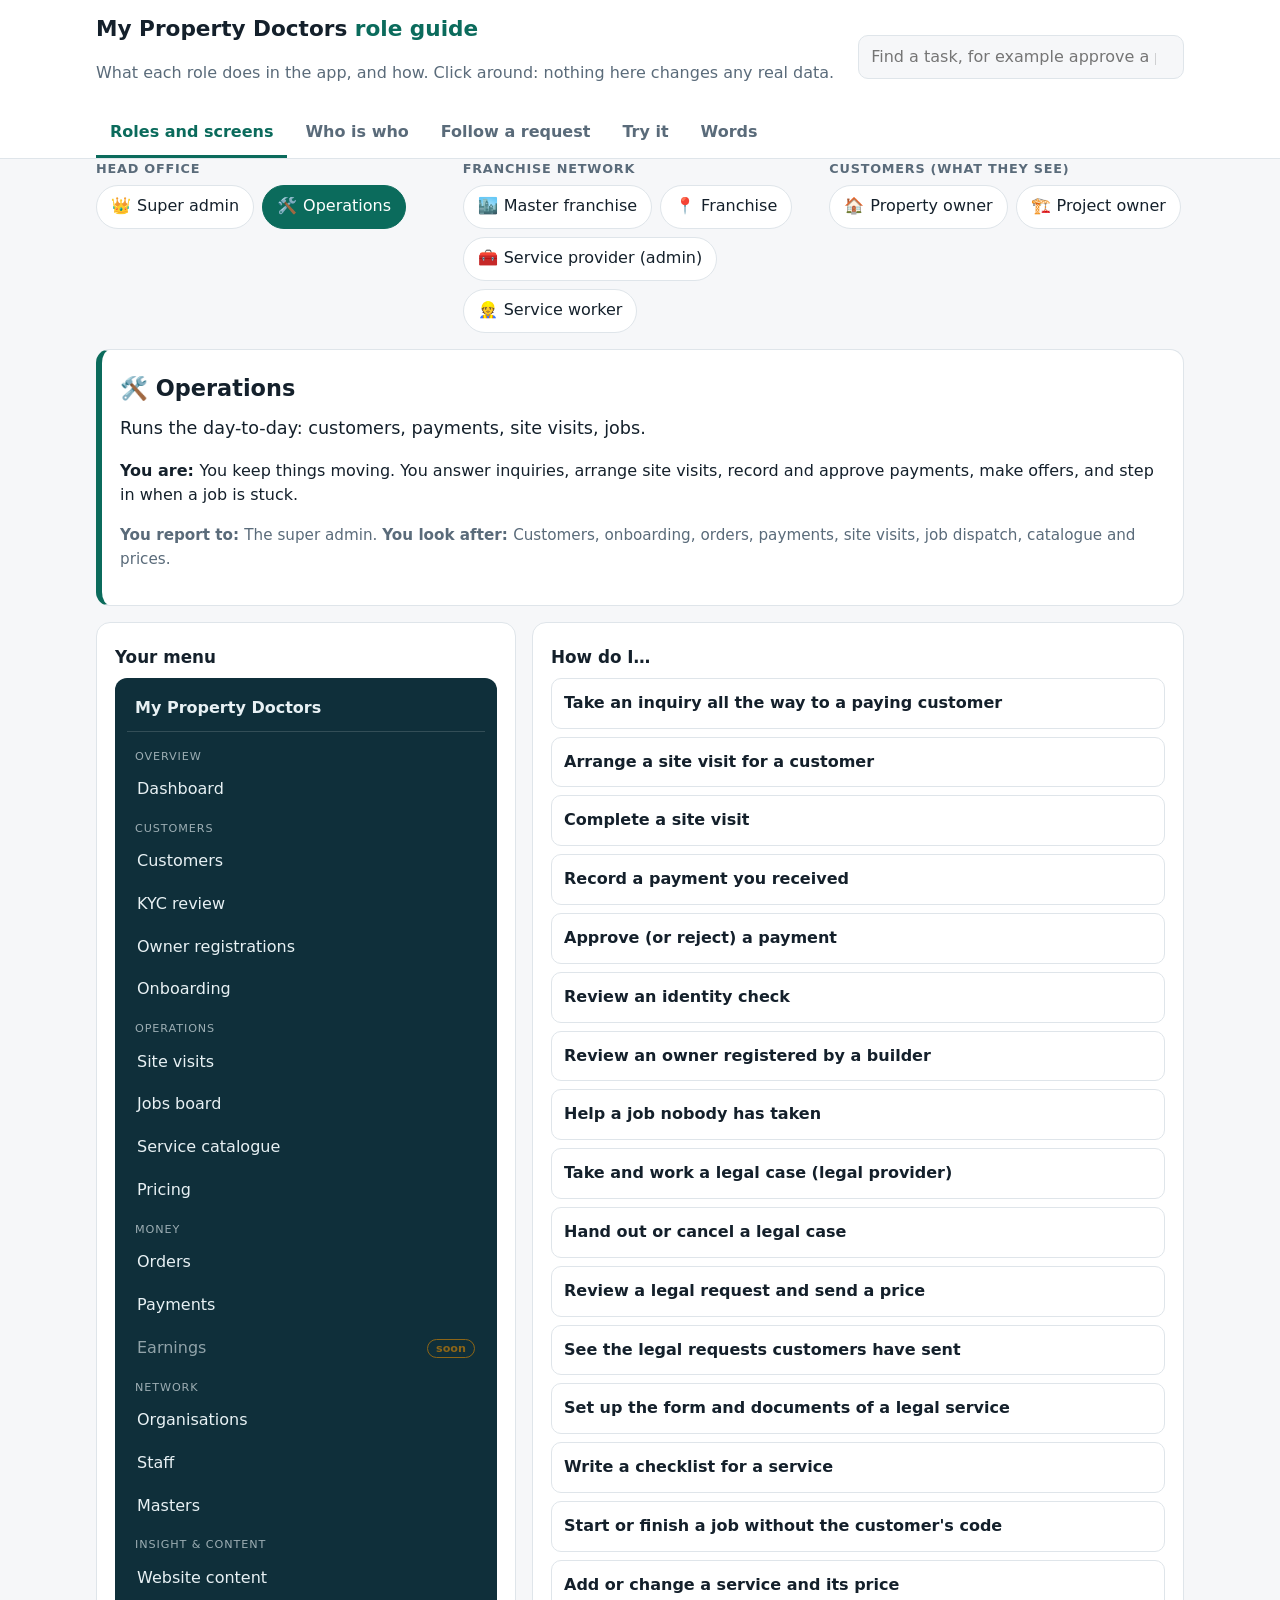
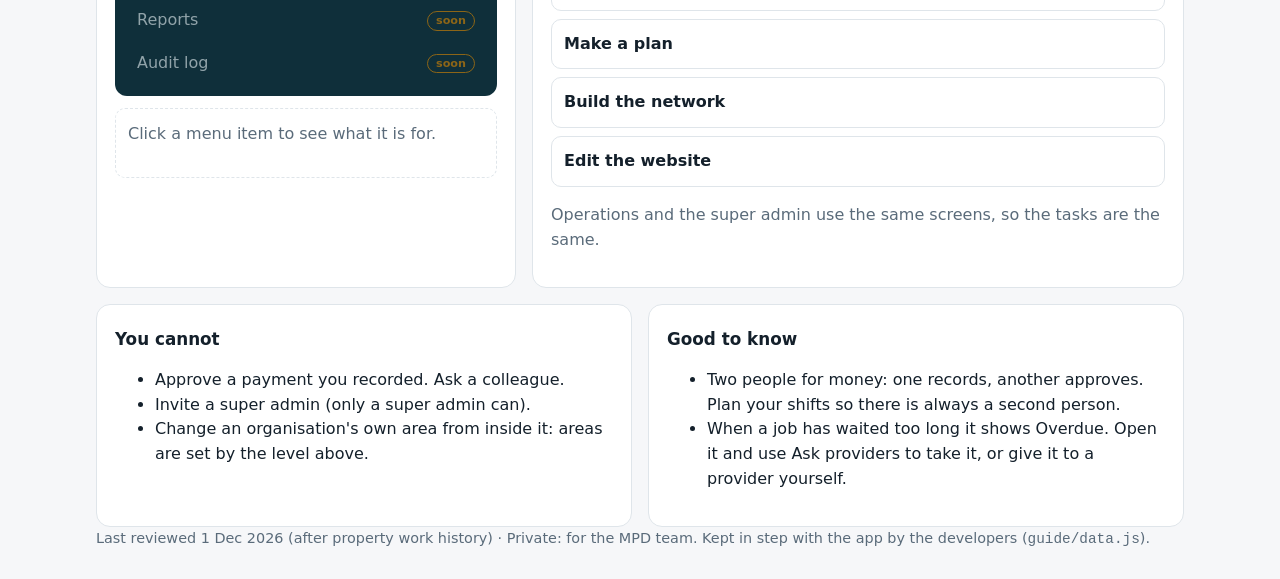
<file: guide/index.html>
<!DOCTYPE html>
<html lang="en">
<head>
<meta charset="utf-8">
<meta name="viewport" content="width=device-width,initial-scale=1">
<title>MPD role guide</title>
<meta name="robots" content="noindex">
<link rel="stylesheet" href="style.css">
</head>
<body>
<a class="skip" href="#main">Skip to the guide</a>
<header class="top">
  <div class="wrap">
    <div class="brand">
      <h1>My Property Doctors <span>role guide</span></h1>
      <p class="muted">What each role does in the app, and how. Click around: nothing here changes any real data.</p>
    </div>
    <div class="searchbox">
      <label for="search" class="sr">Find a task</label>
      <input id="search" type="search" class="field" placeholder="Find a task, for example approve a payment" autocomplete="off">
      <div id="results" class="results" hidden></div>
    </div>
  </div>
  <div class="wrap"><nav id="views" class="tabs" role="tablist" aria-label="Sections"></nav></div>
</header>
<main id="main" class="wrap" tabindex="-1"></main>
<footer class="wrap foot"><span id="updated"></span> · Private: for the MPD team. Kept in step with the app by the developers (<code>guide/data.js</code>).</footer>
<noscript><p class="wrap">This guide needs JavaScript. Open it in any modern browser.</p></noscript>
<script src="data.js"></script>
<script src="app.js"></script>
</body>
</html>
</file>
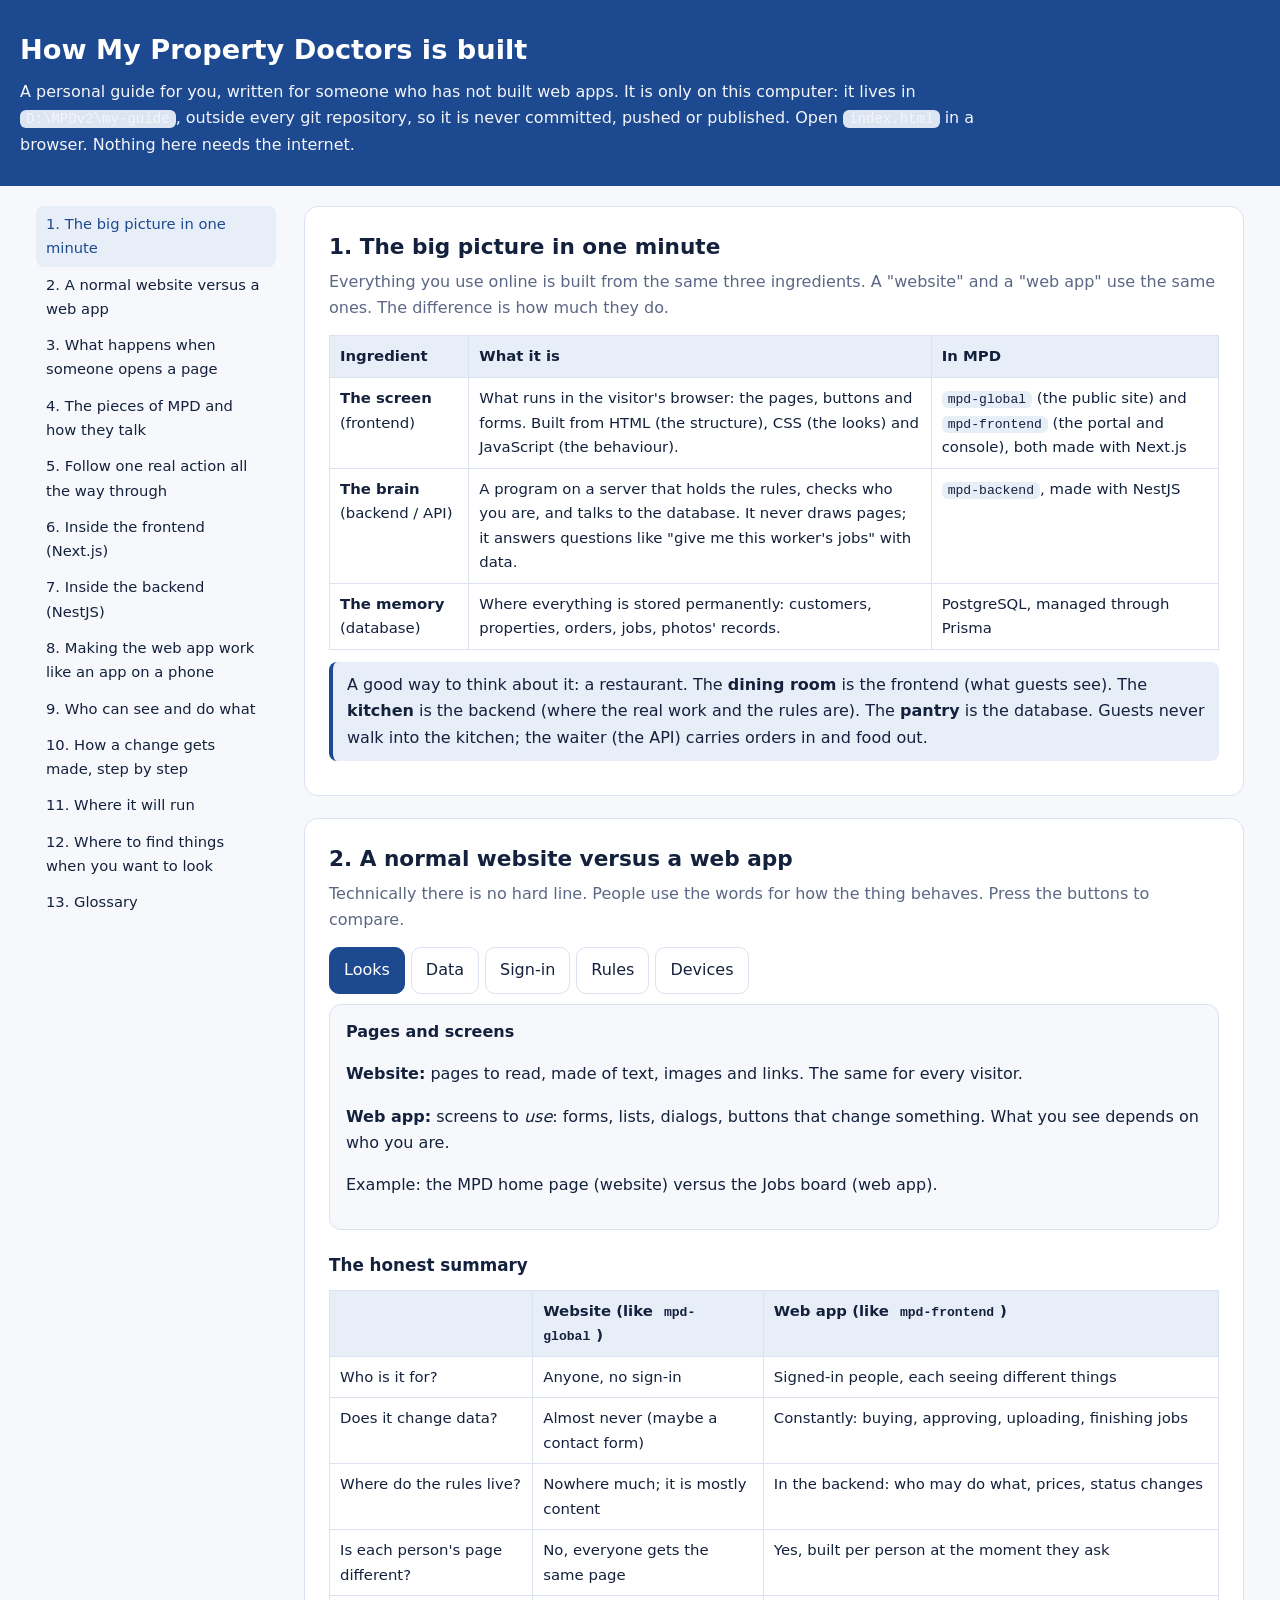
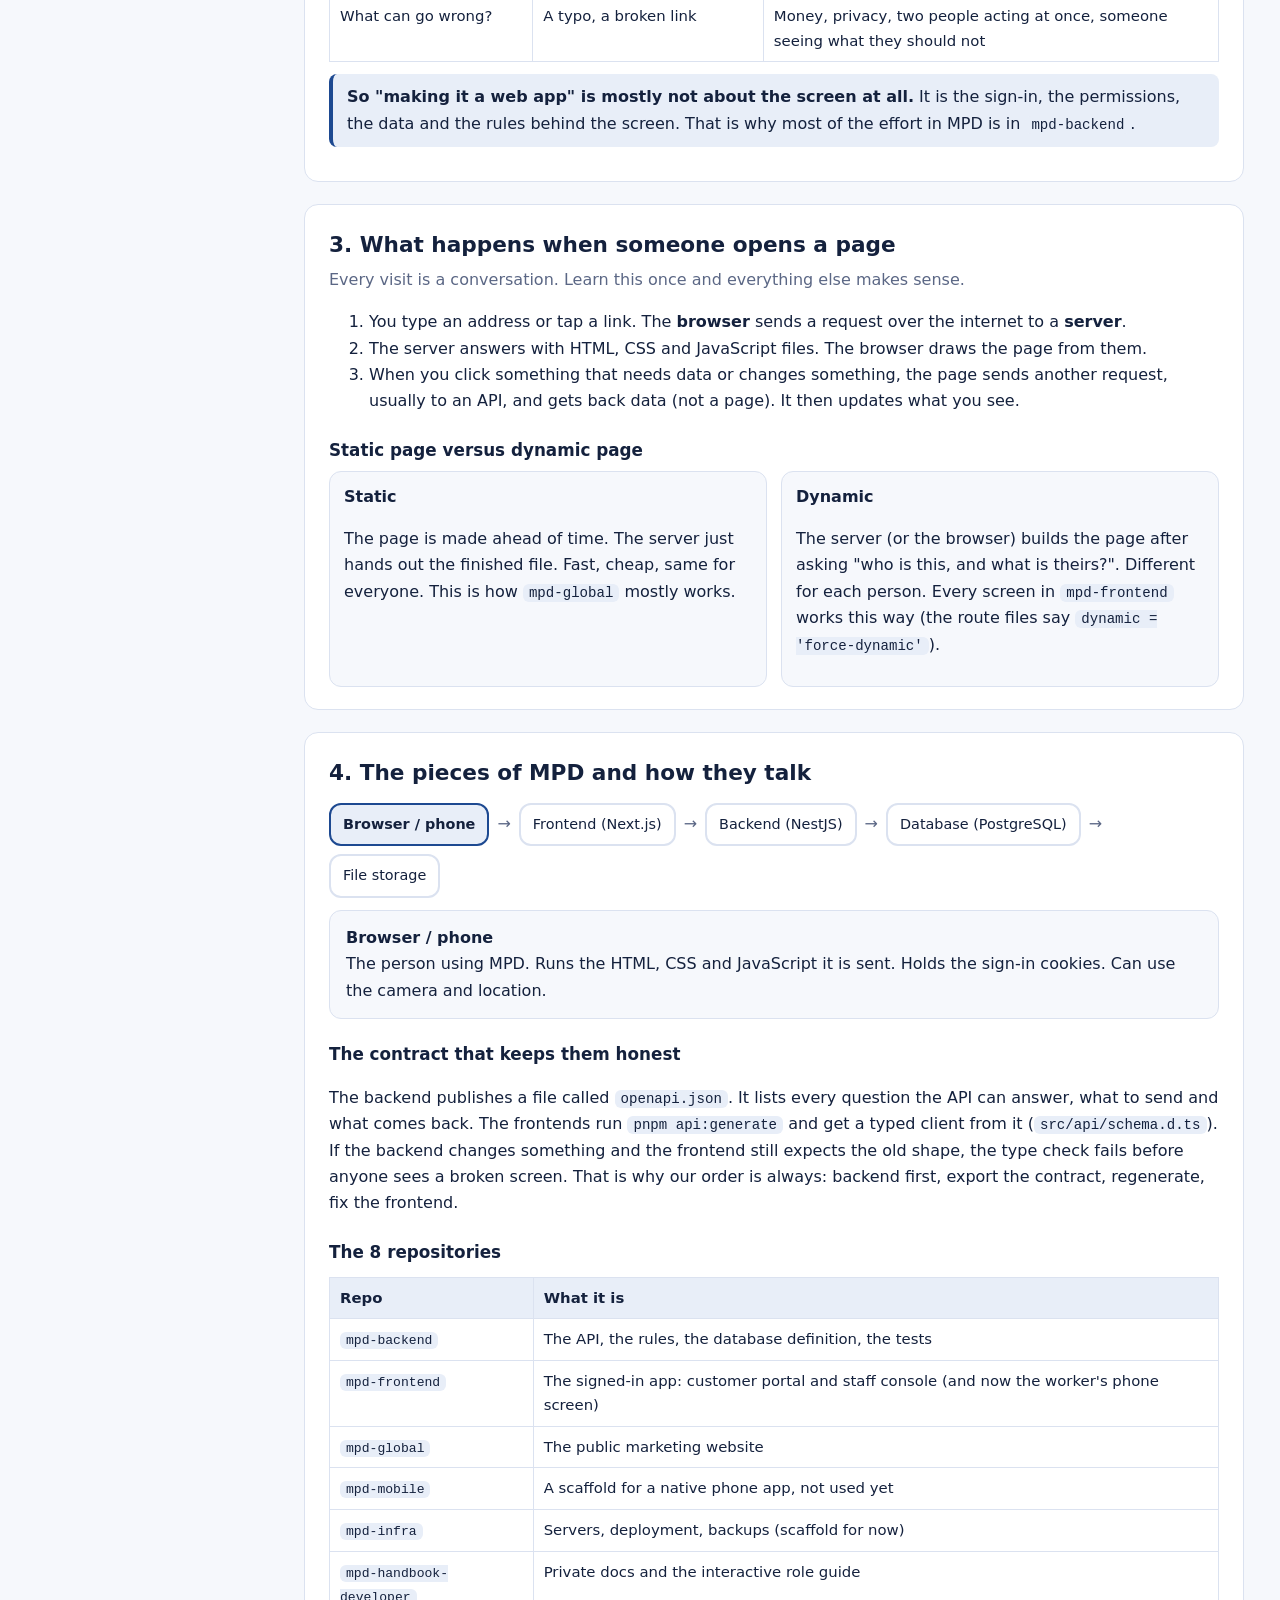
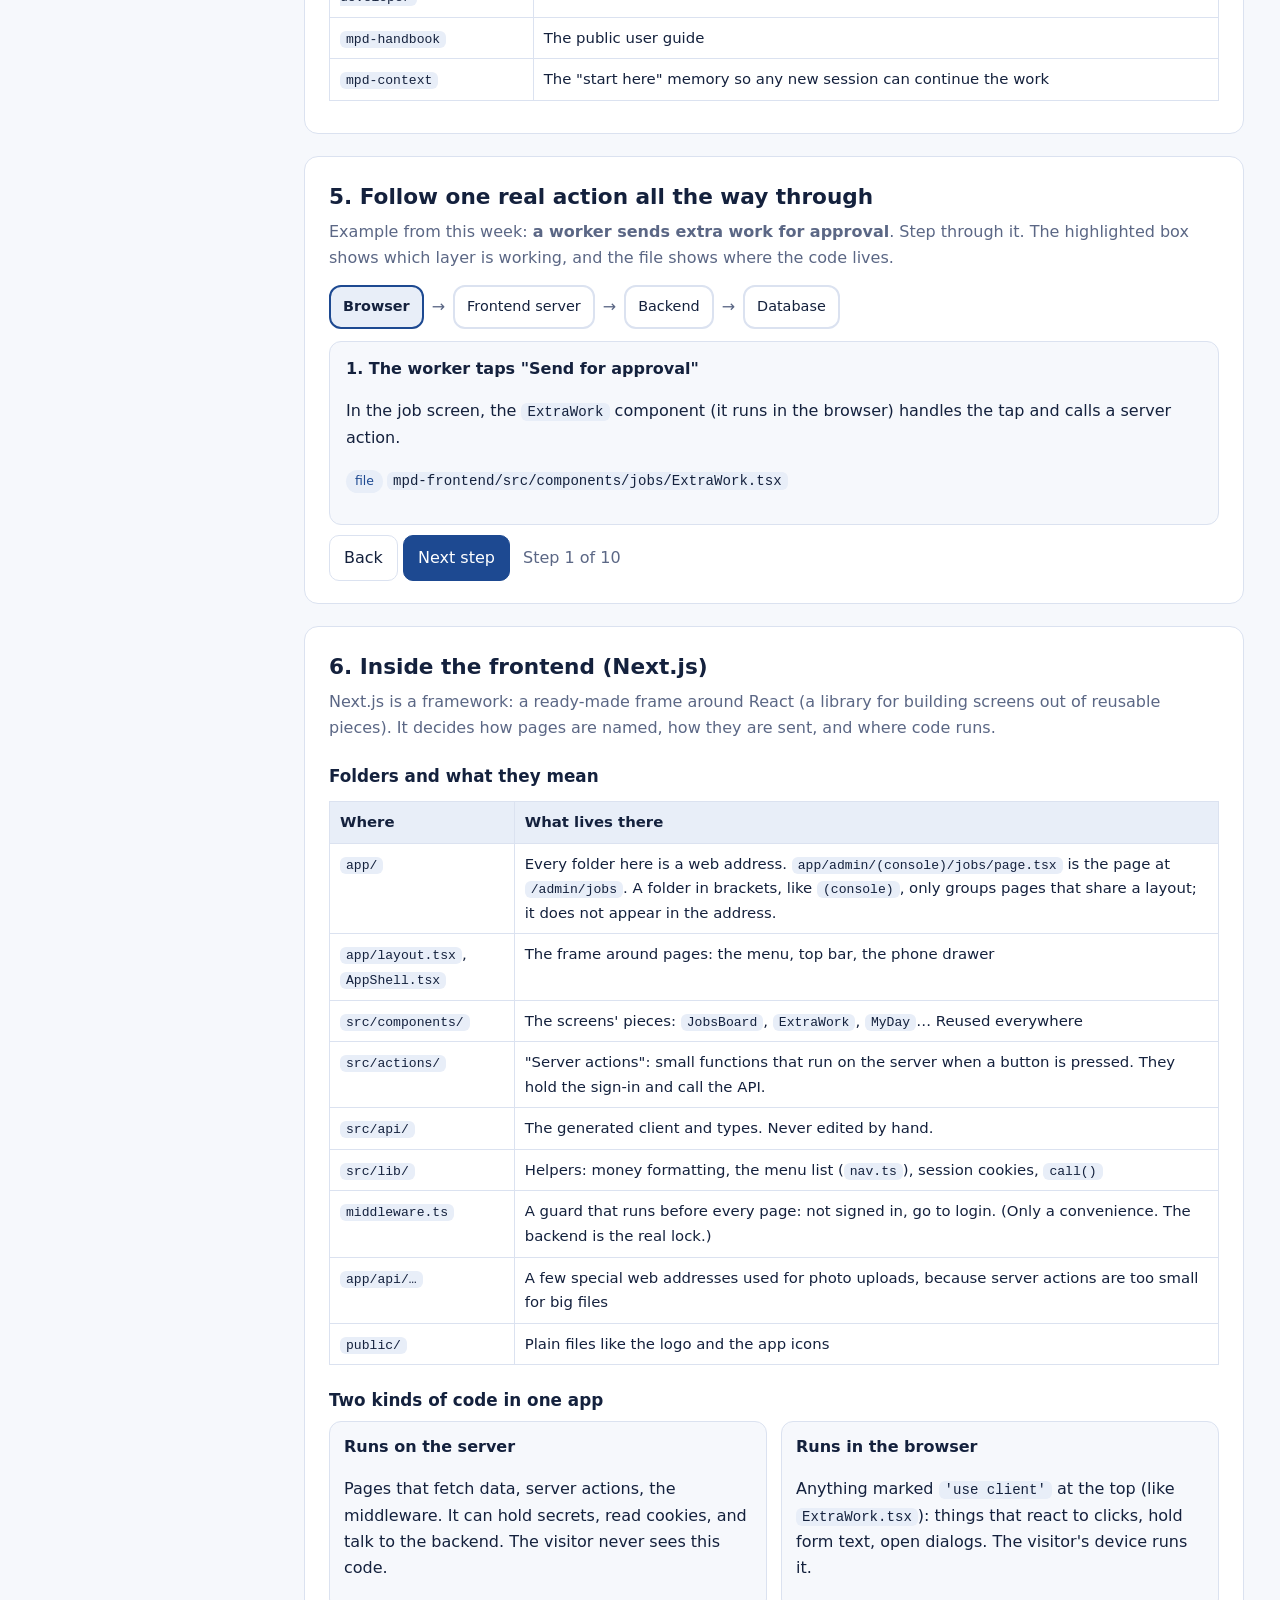
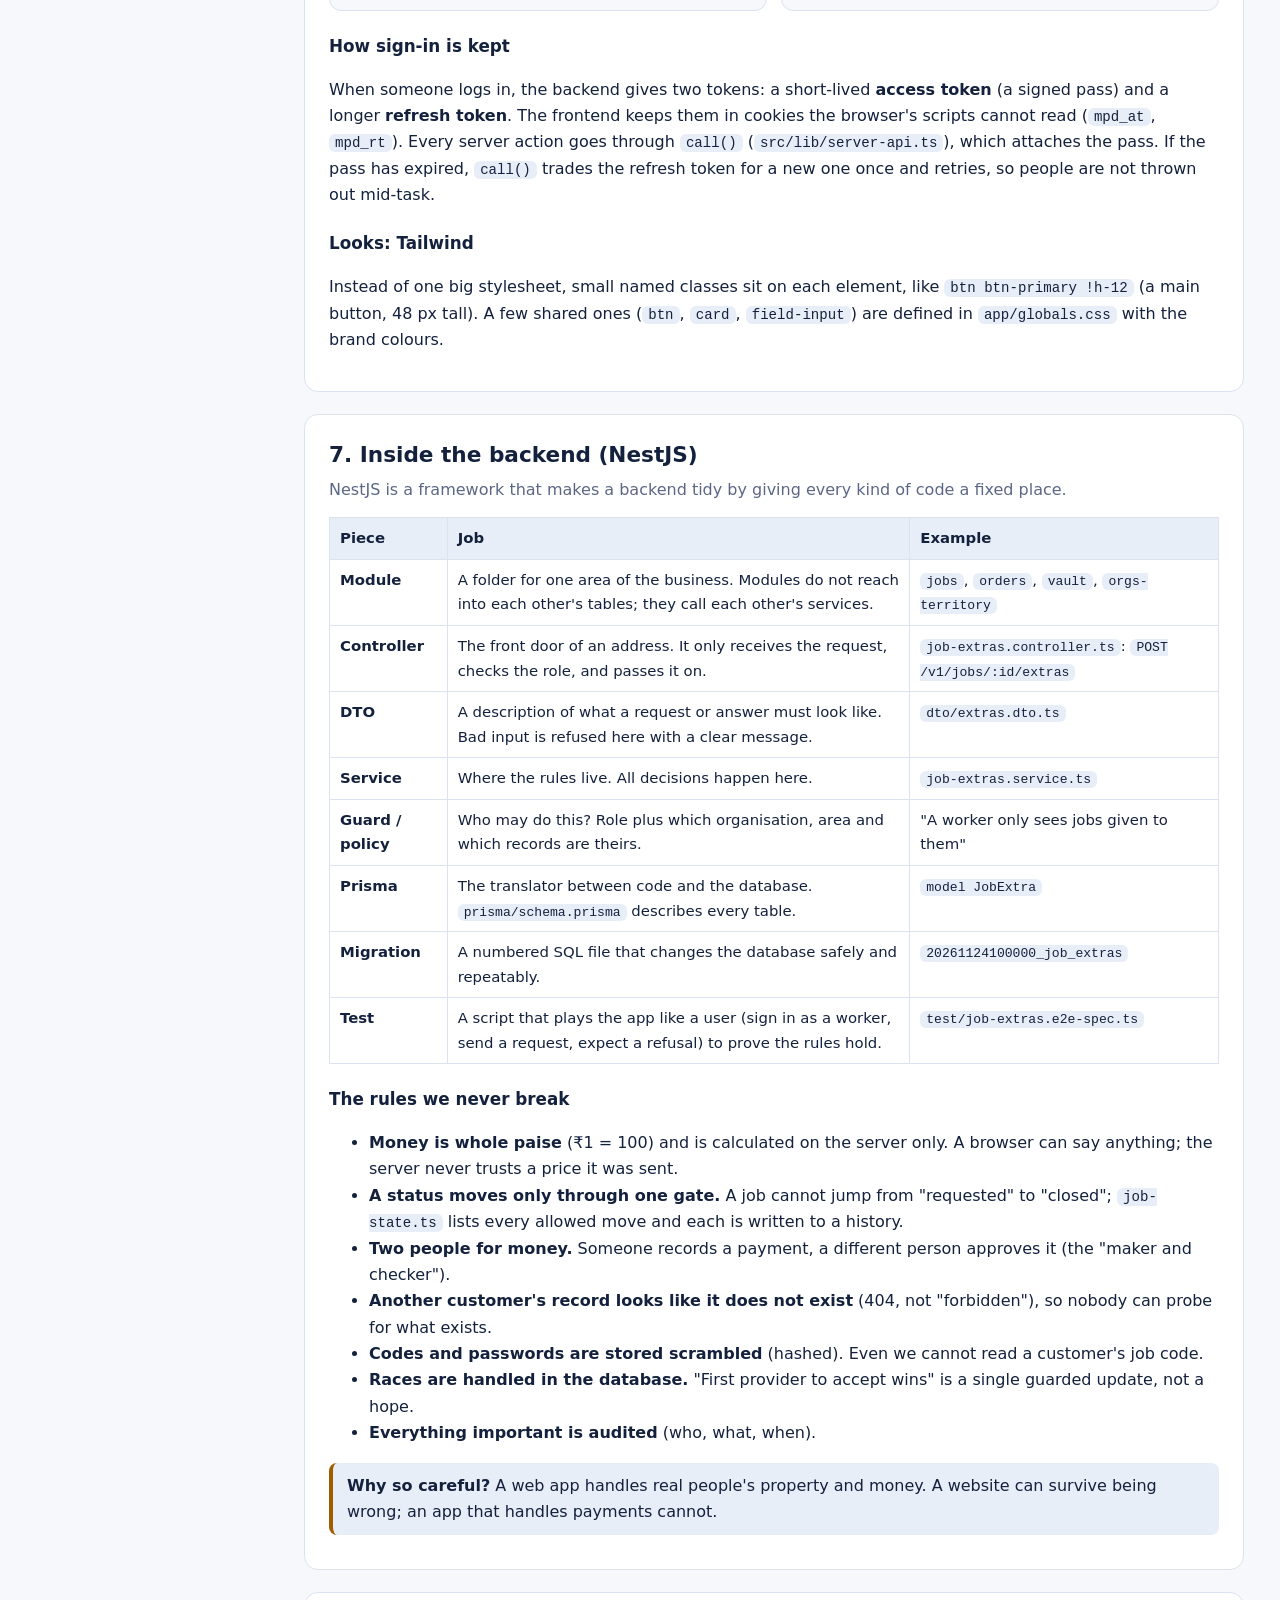
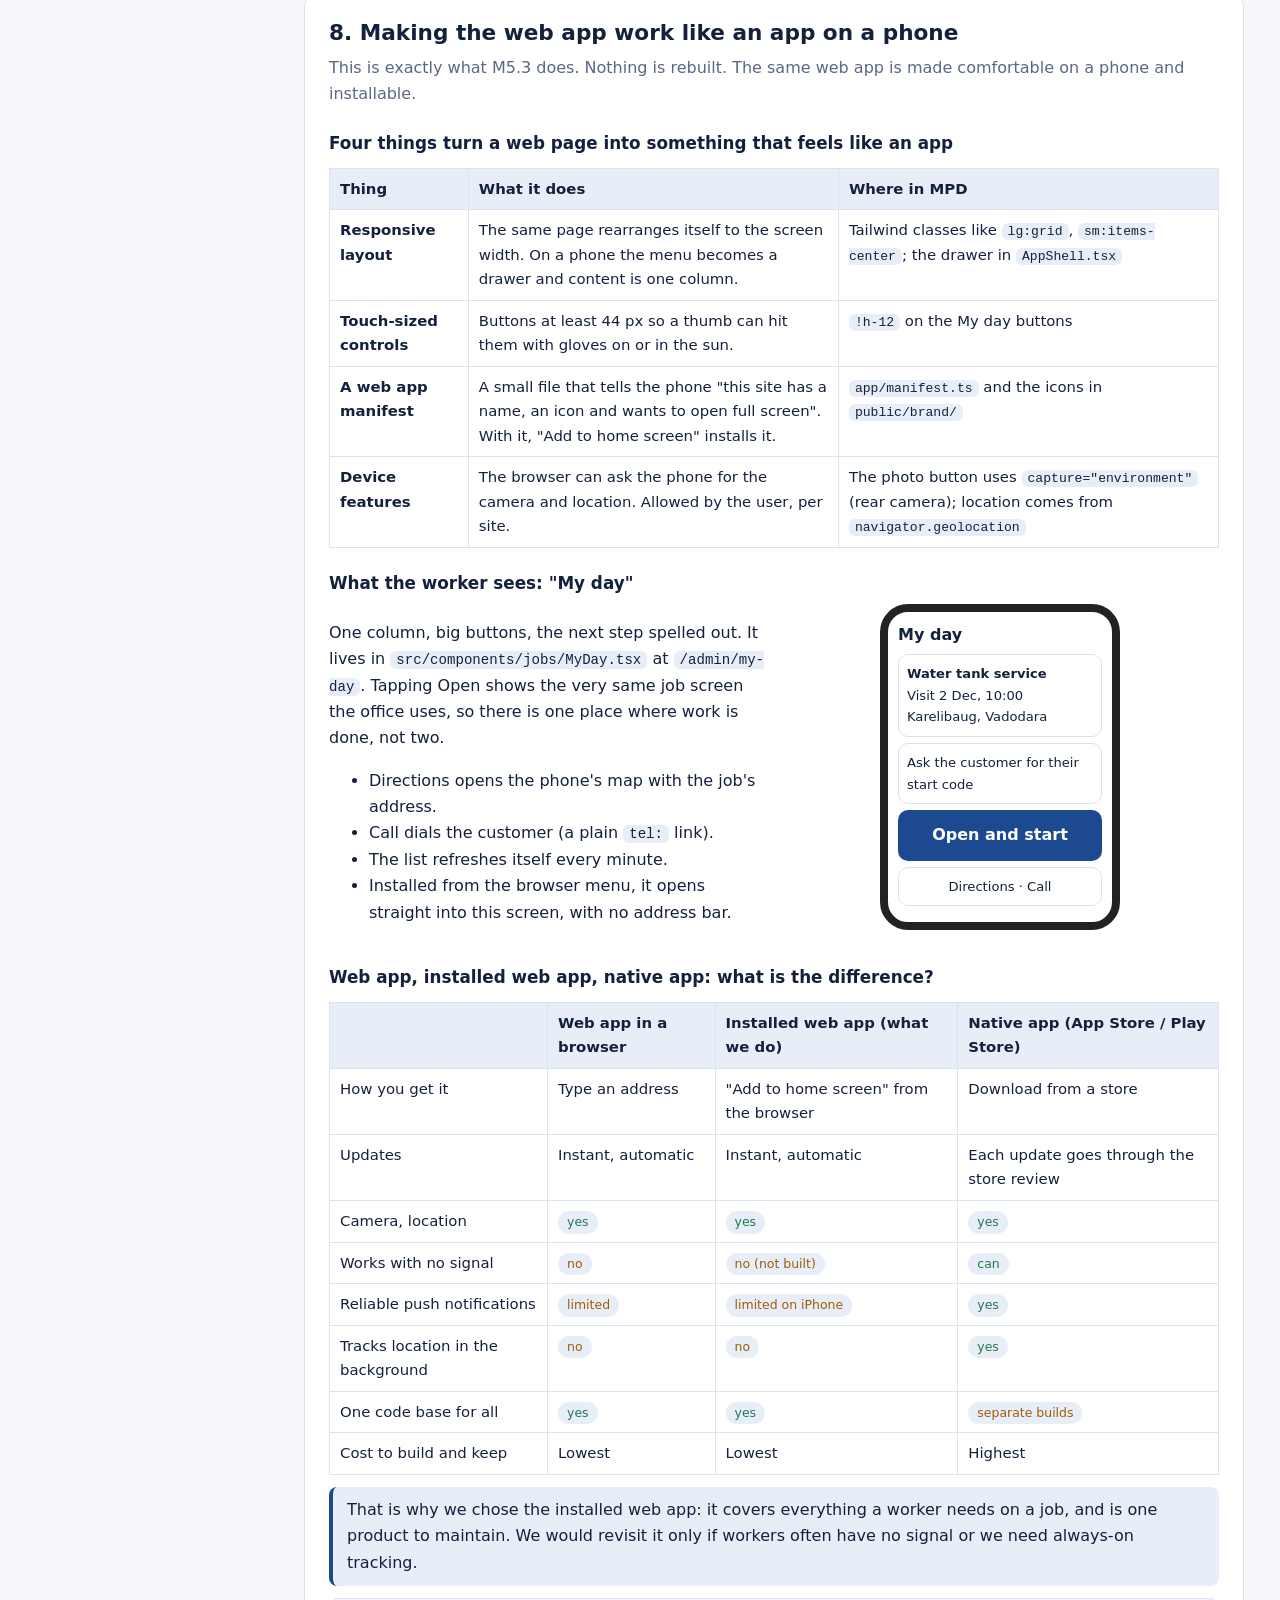
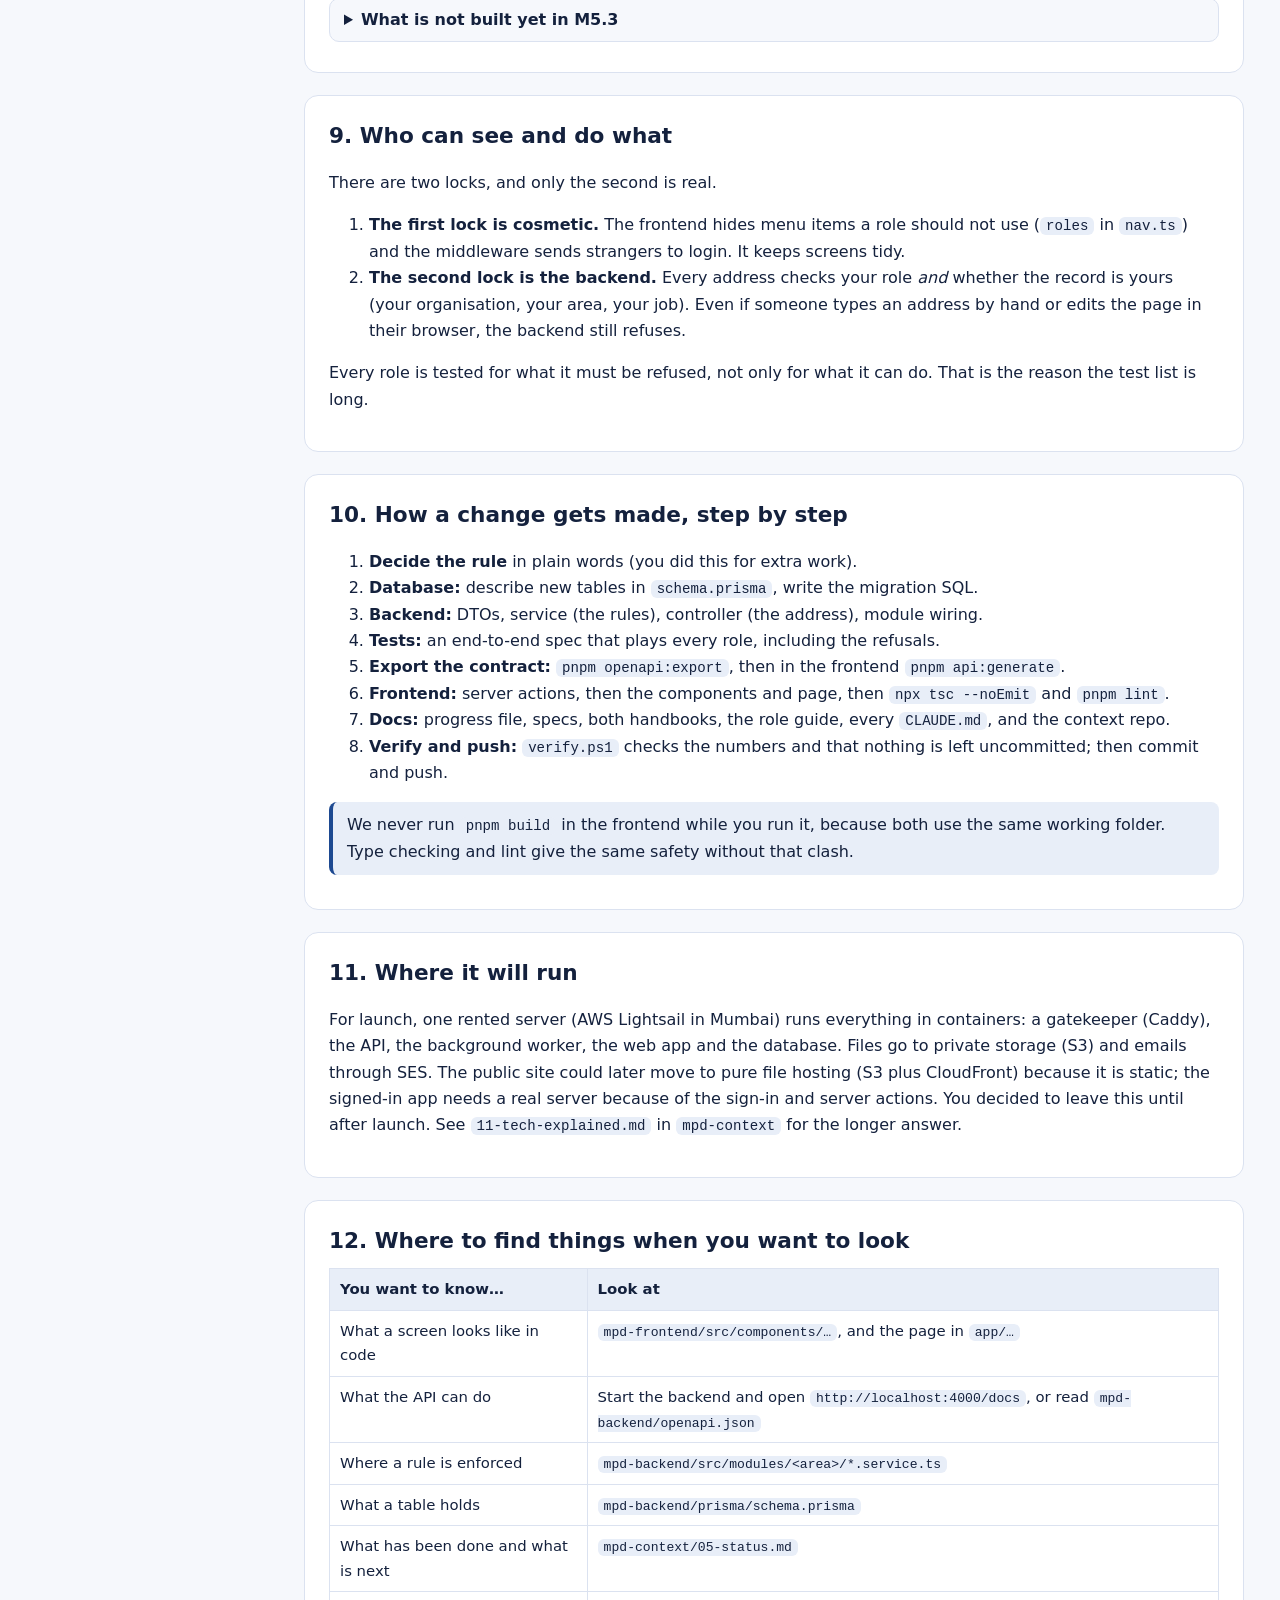
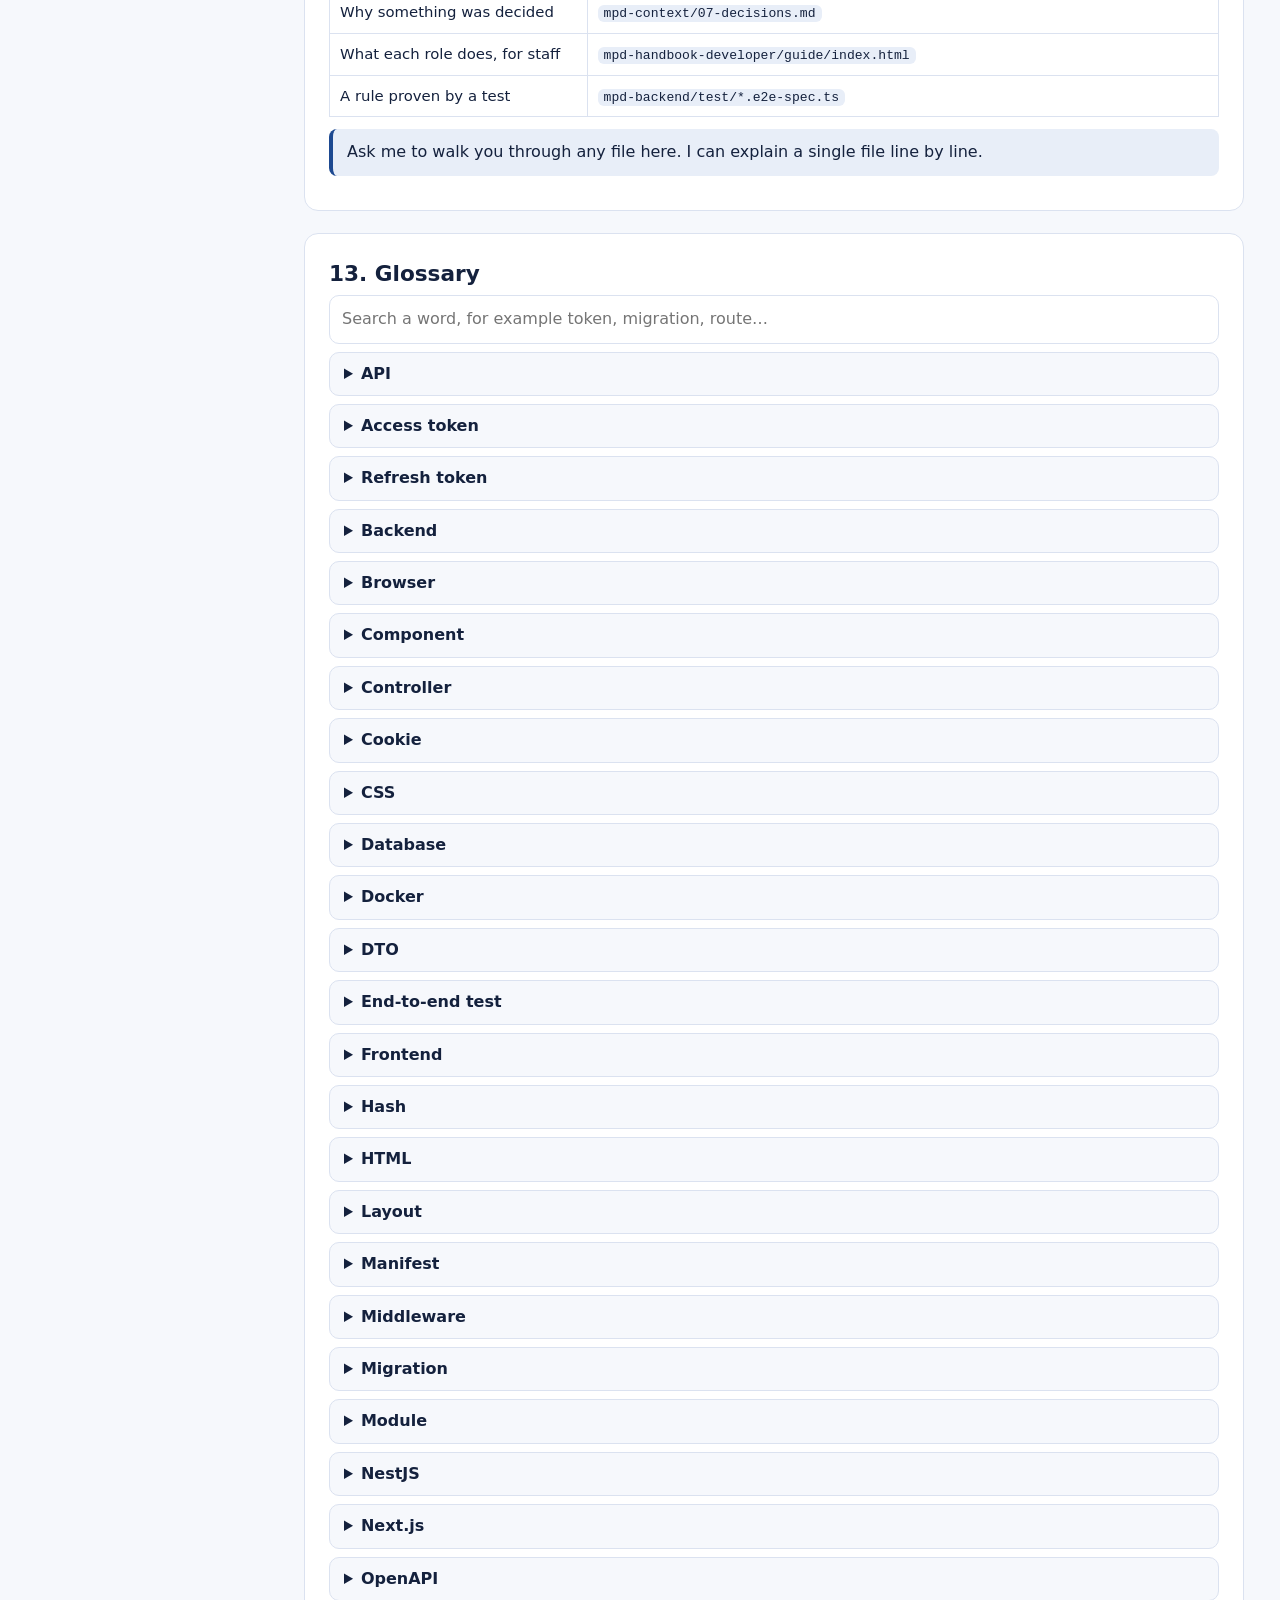
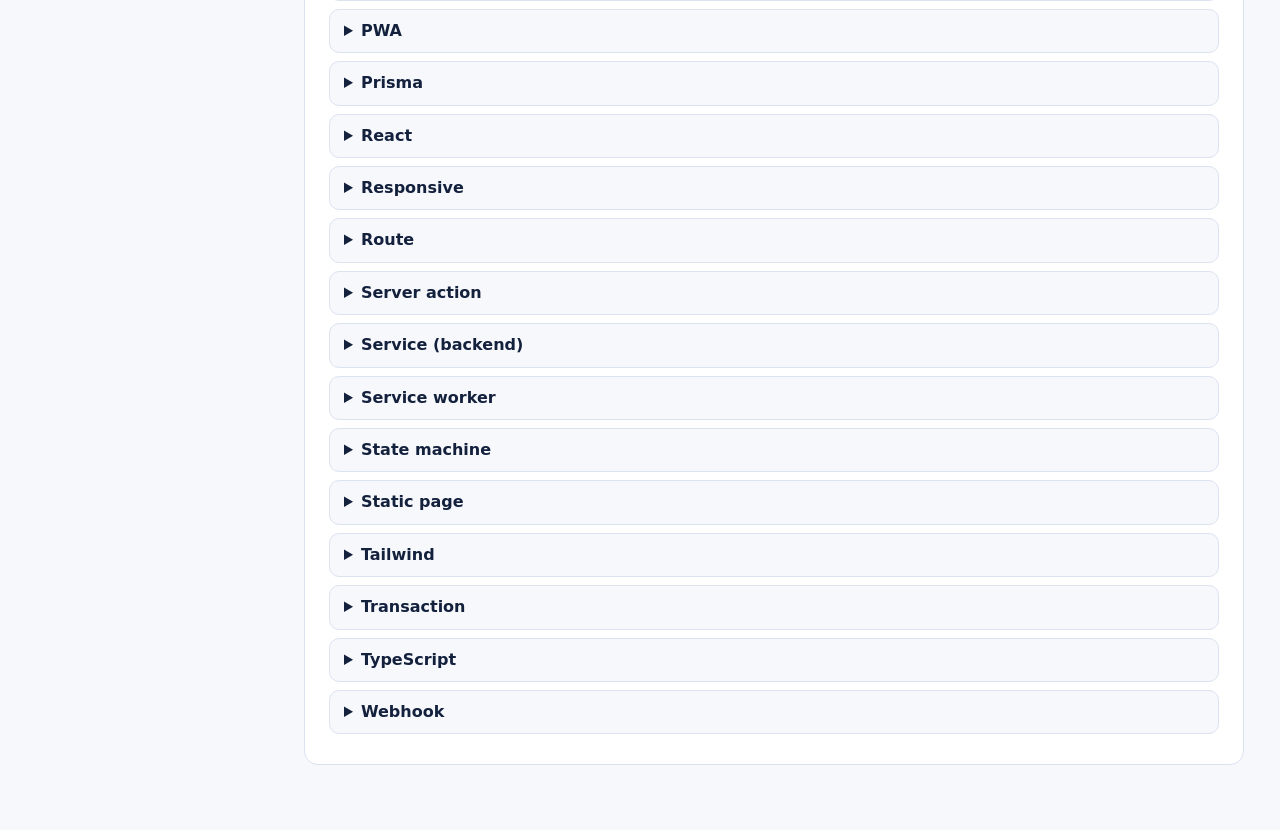
<file: my-guide/index.html>
<!doctype html>
<html lang="en">
<head>
<meta charset="utf-8">
<meta name="viewport" content="width=device-width, initial-scale=1">
<title>How MPD is built: my personal guide</title>
<style>
:root{--bg:#f6f8fc;--card:#fff;--fg:#14213d;--muted:#5b6785;--line:#dbe2f0;--pri:#1d4991;--soft:#e8eef8;--ok:#1f7a4d;--warn:#a15c00;--code:#0f1b34;--codefg:#d6e2ff}
@media (prefers-color-scheme:dark){:root{--bg:#0e1424;--card:#161e33;--fg:#e8eefc;--muted:#9aa7c7;--line:#27314d;--pri:#7fa6ee;--soft:#1c2744;--ok:#58c58d;--warn:#f0b04a;--code:#0a1020;--codefg:#cfe0ff}}
*{box-sizing:border-box}
body{margin:0;background:var(--bg);color:var(--fg);font:16px/1.65 system-ui,Segoe UI,Roboto,sans-serif}
a{color:var(--pri)}
header.top{background:var(--pri);color:#fff;padding:28px 20px}
header.top h1{margin:0 0 6px;font-size:1.7rem}
header.top p{margin:0;max-width:60rem;opacity:.95}
.wrap{display:grid;grid-template-columns:15rem 1fr;gap:28px;max-width:78rem;margin:0 auto;padding:20px}
nav.side{position:sticky;top:12px;align-self:start;max-height:calc(100vh - 24px);overflow:auto;font-size:.92rem}
nav.side a{display:block;padding:6px 10px;border-radius:8px;text-decoration:none;color:var(--fg)}
nav.side a:hover,nav.side a.on{background:var(--soft);color:var(--pri)}
main{min-width:0}
section{background:var(--card);border:1px solid var(--line);border-radius:14px;padding:22px 24px;margin:0 0 22px}
h2{margin:0 0 4px;font-size:1.35rem}
h3{margin:22px 0 6px;font-size:1.05rem}
.lead{color:var(--muted);margin:0 0 14px}
code{background:var(--soft);padding:1px 6px;border-radius:6px;font-size:.88em}
pre{background:var(--code);color:var(--codefg);padding:14px;border-radius:10px;overflow:auto;font-size:.85rem;line-height:1.5}
table{border-collapse:collapse;width:100%;font-size:.93rem;margin:10px 0}
th,td{border:1px solid var(--line);padding:8px 10px;text-align:left;vertical-align:top}
th{background:var(--soft)}
.note{background:var(--soft);border-left:4px solid var(--pri);padding:10px 14px;border-radius:8px;margin:12px 0}
.warn{border-left-color:var(--warn)}
.tabs{display:flex;flex-wrap:wrap;gap:6px;margin:10px 0}
.tabs button,.btn{border:1px solid var(--line);background:var(--card);color:var(--fg);padding:9px 14px;border-radius:10px;cursor:pointer;font:inherit}
.tabs button[aria-selected=true],.btn.pri{background:var(--pri);color:#fff;border-color:var(--pri)}
.panel{border:1px solid var(--line);border-radius:12px;padding:14px 16px;background:var(--bg)}
.cols{display:grid;grid-template-columns:1fr 1fr;gap:14px}
.box{border:1px solid var(--line);border-radius:12px;padding:12px 14px;background:var(--bg)}
.box h4{margin:0 0 6px}
.flow{display:flex;flex-wrap:wrap;gap:8px;align-items:center;margin:12px 0}
.node{border:2px solid var(--line);border-radius:12px;padding:8px 12px;font-size:.9rem;background:var(--card);transition:.2s}
.node.on{border-color:var(--pri);background:var(--soft);font-weight:600}
.arrow{color:var(--muted)}
details{border:1px solid var(--line);border-radius:10px;padding:8px 14px;margin:8px 0;background:var(--bg)}
summary{cursor:pointer;font-weight:600}
input[type=search]{width:100%;padding:10px 12px;border-radius:10px;border:1px solid var(--line);background:var(--card);color:var(--fg);font:inherit}
.pill{display:inline-block;padding:1px 9px;border-radius:99px;font-size:.78rem;background:var(--soft);color:var(--pri);margin-right:4px}
.pill.ok{color:var(--ok)}.pill.no{color:var(--warn)}
.phone{width:240px;border:8px solid #222;border-radius:28px;padding:10px;background:var(--card);margin:auto}
.phone .row{border:1px solid var(--line);border-radius:10px;padding:8px;margin:6px 0;font-size:.82rem}
.phone .big{background:var(--pri);color:#fff;text-align:center;padding:12px;border-radius:10px;margin-top:6px;font-weight:600}
@media (max-width:860px){.wrap{grid-template-columns:1fr}nav.side{position:static;max-height:none}.cols{grid-template-columns:1fr}}
</style>
</head>
<body>
<header class="top">
<h1>How My Property Doctors is built</h1>
<p>A personal guide for you, written for someone who has not built web apps. It is only on this computer: it lives in <code>D:\MPDv2\my-guide</code>, outside every git repository, so it is never committed, pushed or published. Open <code>index.html</code> in a browser. Nothing here needs the internet.</p>
</header>

<div class="wrap">
<nav class="side" aria-label="Sections" id="side"></nav>
<main>

<section id="big-picture">
<h2>1. The big picture in one minute</h2>
<p class="lead">Everything you use online is built from the same three ingredients. A "website" and a "web app" use the same ones. The difference is how much they do.</p>
<table>
<tr><th>Ingredient</th><th>What it is</th><th>In MPD</th></tr>
<tr><td><b>The screen</b> (frontend)</td><td>What runs in the visitor's browser: the pages, buttons and forms. Built from HTML (the structure), CSS (the looks) and JavaScript (the behaviour).</td><td><code>mpd-global</code> (the public site) and <code>mpd-frontend</code> (the portal and console), both made with Next.js</td></tr>
<tr><td><b>The brain</b> (backend / API)</td><td>A program on a server that holds the rules, checks who you are, and talks to the database. It never draws pages; it answers questions like "give me this worker's jobs" with data.</td><td><code>mpd-backend</code>, made with NestJS</td></tr>
<tr><td><b>The memory</b> (database)</td><td>Where everything is stored permanently: customers, properties, orders, jobs, photos' records.</td><td>PostgreSQL, managed through Prisma</td></tr>
</table>
<div class="note">A good way to think about it: a restaurant. The <b>dining room</b> is the frontend (what guests see). The <b>kitchen</b> is the backend (where the real work and the rules are). The <b>pantry</b> is the database. Guests never walk into the kitchen; the waiter (the API) carries orders in and food out.</div>
</section>

<section id="website-vs-app">
<h2>2. A normal website versus a web app</h2>
<p class="lead">Technically there is no hard line. People use the words for how the thing behaves. Press the buttons to compare.</p>
<div class="tabs" role="tablist" id="cmpTabs"></div>
<div class="panel" id="cmpPanel"></div>

<h3>The honest summary</h3>
<table>
<tr><th></th><th>Website (like <code>mpd-global</code>)</th><th>Web app (like <code>mpd-frontend</code>)</th></tr>
<tr><td>Who is it for?</td><td>Anyone, no sign-in</td><td>Signed-in people, each seeing different things</td></tr>
<tr><td>Does it change data?</td><td>Almost never (maybe a contact form)</td><td>Constantly: buying, approving, uploading, finishing jobs</td></tr>
<tr><td>Where do the rules live?</td><td>Nowhere much; it is mostly content</td><td>In the backend: who may do what, prices, status changes</td></tr>
<tr><td>Is each person's page different?</td><td>No, everyone gets the same page</td><td>Yes, built per person at the moment they ask</td></tr>
<tr><td>What can go wrong?</td><td>A typo, a broken link</td><td>Money, privacy, two people acting at once, someone seeing what they should not</td></tr>
</table>
<div class="note"><b>So "making it a web app" is mostly not about the screen at all.</b> It is the sign-in, the permissions, the data and the rules behind the screen. That is why most of the effort in MPD is in <code>mpd-backend</code>.</div>
</section>

<section id="how-page-arrives">
<h2>3. What happens when someone opens a page</h2>
<p class="lead">Every visit is a conversation. Learn this once and everything else makes sense.</p>
<ol>
<li>You type an address or tap a link. The <b>browser</b> sends a request over the internet to a <b>server</b>.</li>
<li>The server answers with HTML, CSS and JavaScript files. The browser draws the page from them.</li>
<li>When you click something that needs data or changes something, the page sends another request, usually to an API, and gets back data (not a page). It then updates what you see.</li>
</ol>
<h3>Static page versus dynamic page</h3>
<div class="cols">
<div class="box"><h4>Static</h4><p>The page is made ahead of time. The server just hands out the finished file. Fast, cheap, same for everyone. This is how <code>mpd-global</code> mostly works.</p></div>
<div class="box"><h4>Dynamic</h4><p>The server (or the browser) builds the page after asking "who is this, and what is theirs?". Different for each person. Every screen in <code>mpd-frontend</code> works this way (the route files say <code>dynamic = 'force-dynamic'</code>).</p></div>
</div>
</section>

<section id="mpd-parts">
<h2>4. The pieces of MPD and how they talk</h2>
<div class="flow" id="partsFlow"></div>
<div class="panel" id="partsInfo"></div>
<h3>The contract that keeps them honest</h3>
<p>The backend publishes a file called <code>openapi.json</code>. It lists every question the API can answer, what to send and what comes back. The frontends run <code>pnpm api:generate</code> and get a typed client from it (<code>src/api/schema.d.ts</code>). If the backend changes something and the frontend still expects the old shape, the type check fails before anyone sees a broken screen. That is why our order is always: backend first, export the contract, regenerate, fix the frontend.</p>
<h3>The 8 repositories</h3>
<table>
<tr><th>Repo</th><th>What it is</th></tr>
<tr><td><code>mpd-backend</code></td><td>The API, the rules, the database definition, the tests</td></tr>
<tr><td><code>mpd-frontend</code></td><td>The signed-in app: customer portal and staff console (and now the worker's phone screen)</td></tr>
<tr><td><code>mpd-global</code></td><td>The public marketing website</td></tr>
<tr><td><code>mpd-mobile</code></td><td>A scaffold for a native phone app, not used yet</td></tr>
<tr><td><code>mpd-infra</code></td><td>Servers, deployment, backups (scaffold for now)</td></tr>
<tr><td><code>mpd-handbook-developer</code></td><td>Private docs and the interactive role guide</td></tr>
<tr><td><code>mpd-handbook</code></td><td>The public user guide</td></tr>
<tr><td><code>mpd-context</code></td><td>The "start here" memory so any new session can continue the work</td></tr>
</table>
</section>

<section id="journey">
<h2>5. Follow one real action all the way through</h2>
<p class="lead">Example from this week: <b>a worker sends extra work for approval</b>. Step through it. The highlighted box shows which layer is working, and the file shows where the code lives.</p>
<div class="flow" id="jFlow"></div>
<div class="panel" id="jPanel"></div>
<div style="margin-top:10px"><button class="btn" id="jPrev">Back</button> <button class="btn pri" id="jNext">Next step</button> <span id="jCount" style="margin-left:8px;color:var(--muted)"></span></div>
</section>

<section id="frontend">
<h2>6. Inside the frontend (Next.js)</h2>
<p class="lead">Next.js is a framework: a ready-made frame around React (a library for building screens out of reusable pieces). It decides how pages are named, how they are sent, and where code runs.</p>

<h3>Folders and what they mean</h3>
<table>
<tr><th>Where</th><th>What lives there</th></tr>
<tr><td><code>app/</code></td><td>Every folder here is a web address. <code>app/admin/(console)/jobs/page.tsx</code> is the page at <code>/admin/jobs</code>. A folder in brackets, like <code>(console)</code>, only groups pages that share a layout; it does not appear in the address.</td></tr>
<tr><td><code>app/layout.tsx</code>, <code>AppShell.tsx</code></td><td>The frame around pages: the menu, top bar, the phone drawer</td></tr>
<tr><td><code>src/components/</code></td><td>The screens' pieces: <code>JobsBoard</code>, <code>ExtraWork</code>, <code>MyDay</code>… Reused everywhere</td></tr>
<tr><td><code>src/actions/</code></td><td>"Server actions": small functions that run on the server when a button is pressed. They hold the sign-in and call the API.</td></tr>
<tr><td><code>src/api/</code></td><td>The generated client and types. Never edited by hand.</td></tr>
<tr><td><code>src/lib/</code></td><td>Helpers: money formatting, the menu list (<code>nav.ts</code>), session cookies, <code>call()</code></td></tr>
<tr><td><code>middleware.ts</code></td><td>A guard that runs before every page: not signed in, go to login. (Only a convenience. The backend is the real lock.)</td></tr>
<tr><td><code>app/api/…</code></td><td>A few special web addresses used for photo uploads, because server actions are too small for big files</td></tr>
<tr><td><code>public/</code></td><td>Plain files like the logo and the app icons</td></tr>
</table>

<h3>Two kinds of code in one app</h3>
<div class="cols">
<div class="box"><h4>Runs on the server</h4><p>Pages that fetch data, server actions, the middleware. It can hold secrets, read cookies, and talk to the backend. The visitor never sees this code.</p></div>
<div class="box"><h4>Runs in the browser</h4><p>Anything marked <code>'use client'</code> at the top (like <code>ExtraWork.tsx</code>): things that react to clicks, hold form text, open dialogs. The visitor's device runs it.</p></div>
</div>

<h3>How sign-in is kept</h3>
<p>When someone logs in, the backend gives two tokens: a short-lived <b>access token</b> (a signed pass) and a longer <b>refresh token</b>. The frontend keeps them in cookies the browser's scripts cannot read (<code>mpd_at</code>, <code>mpd_rt</code>). Every server action goes through <code>call()</code> (<code>src/lib/server-api.ts</code>), which attaches the pass. If the pass has expired, <code>call()</code> trades the refresh token for a new one once and retries, so people are not thrown out mid-task.</p>

<h3>Looks: Tailwind</h3>
<p>Instead of one big stylesheet, small named classes sit on each element, like <code>btn btn-primary !h-12</code> (a main button, 48 px tall). A few shared ones (<code>btn</code>, <code>card</code>, <code>field-input</code>) are defined in <code>app/globals.css</code> with the brand colours.</p>
</section>

<section id="backend">
<h2>7. Inside the backend (NestJS)</h2>
<p class="lead">NestJS is a framework that makes a backend tidy by giving every kind of code a fixed place.</p>
<table>
<tr><th>Piece</th><th>Job</th><th>Example</th></tr>
<tr><td><b>Module</b></td><td>A folder for one area of the business. Modules do not reach into each other's tables; they call each other's services.</td><td><code>jobs</code>, <code>orders</code>, <code>vault</code>, <code>orgs-territory</code></td></tr>
<tr><td><b>Controller</b></td><td>The front door of an address. It only receives the request, checks the role, and passes it on.</td><td><code>job-extras.controller.ts</code>: <code>POST /v1/jobs/:id/extras</code></td></tr>
<tr><td><b>DTO</b></td><td>A description of what a request or answer must look like. Bad input is refused here with a clear message.</td><td><code>dto/extras.dto.ts</code></td></tr>
<tr><td><b>Service</b></td><td>Where the rules live. All decisions happen here.</td><td><code>job-extras.service.ts</code></td></tr>
<tr><td><b>Guard / policy</b></td><td>Who may do this? Role plus which organisation, area and which records are theirs.</td><td>"A worker only sees jobs given to them"</td></tr>
<tr><td><b>Prisma</b></td><td>The translator between code and the database. <code>prisma/schema.prisma</code> describes every table.</td><td><code>model JobExtra</code></td></tr>
<tr><td><b>Migration</b></td><td>A numbered SQL file that changes the database safely and repeatably.</td><td><code>20261124100000_job_extras</code></td></tr>
<tr><td><b>Test</b></td><td>A script that plays the app like a user (sign in as a worker, send a request, expect a refusal) to prove the rules hold.</td><td><code>test/job-extras.e2e-spec.ts</code></td></tr>
</table>

<h3>The rules we never break</h3>
<ul>
<li><b>Money is whole paise</b> (₹1 = 100) and is calculated on the server only. A browser can say anything; the server never trusts a price it was sent.</li>
<li><b>A status moves only through one gate.</b> A job cannot jump from "requested" to "closed"; <code>job-state.ts</code> lists every allowed move and each is written to a history.</li>
<li><b>Two people for money.</b> Someone records a payment, a different person approves it (the "maker and checker").</li>
<li><b>Another customer's record looks like it does not exist</b> (404, not "forbidden"), so nobody can probe for what exists.</li>
<li><b>Codes and passwords are stored scrambled</b> (hashed). Even we cannot read a customer's job code.</li>
<li><b>Races are handled in the database.</b> "First provider to accept wins" is a single guarded update, not a hope.</li>
<li><b>Everything important is audited</b> (who, what, when).</li>
</ul>
<div class="note warn"><b>Why so careful?</b> A web app handles real people's property and money. A website can survive being wrong; an app that handles payments cannot.</div>
</section>

<section id="webapp-phone">
<h2>8. Making the web app work like an app on a phone</h2>
<p class="lead">This is exactly what M5.3 does. Nothing is rebuilt. The same web app is made comfortable on a phone and installable.</p>

<h3>Four things turn a web page into something that feels like an app</h3>
<table>
<tr><th>Thing</th><th>What it does</th><th>Where in MPD</th></tr>
<tr><td><b>Responsive layout</b></td><td>The same page rearranges itself to the screen width. On a phone the menu becomes a drawer and content is one column.</td><td>Tailwind classes like <code>lg:grid</code>, <code>sm:items-center</code>; the drawer in <code>AppShell.tsx</code></td></tr>
<tr><td><b>Touch-sized controls</b></td><td>Buttons at least 44 px so a thumb can hit them with gloves on or in the sun.</td><td><code>!h-12</code> on the My day buttons</td></tr>
<tr><td><b>A web app manifest</b></td><td>A small file that tells the phone "this site has a name, an icon and wants to open full screen". With it, "Add to home screen" installs it.</td><td><code>app/manifest.ts</code> and the icons in <code>public/brand/</code></td></tr>
<tr><td><b>Device features</b></td><td>The browser can ask the phone for the camera and location. Allowed by the user, per site.</td><td>The photo button uses <code>capture="environment"</code> (rear camera); location comes from <code>navigator.geolocation</code></td></tr>
</table>

<h3>What the worker sees: "My day"</h3>
<div class="cols">
<div>
<p>One column, big buttons, the next step spelled out. It lives in <code>src/components/jobs/MyDay.tsx</code> at <code>/admin/my-day</code>. Tapping Open shows the very same job screen the office uses, so there is one place where work is done, not two.</p>
<ul>
<li>Directions opens the phone's map with the job's address.</li>
<li>Call dials the customer (a plain <code>tel:</code> link).</li>
<li>The list refreshes itself every minute.</li>
<li>Installed from the browser menu, it opens straight into this screen, with no address bar.</li>
</ul>
</div>
<div><div class="phone"><b>My day</b><div class="row"><b>Water tank service</b><br>Visit 2 Dec, 10:00<br>Karelibaug, Vadodara</div><div class="row">Ask the customer for their start code</div><div class="big">Open and start</div><div class="row" style="text-align:center">Directions · Call</div></div></div>
</div>

<h3>Web app, installed web app, native app: what is the difference?</h3>
<table>
<tr><th></th><th>Web app in a browser</th><th>Installed web app (what we do)</th><th>Native app (App Store / Play Store)</th></tr>
<tr><td>How you get it</td><td>Type an address</td><td>"Add to home screen" from the browser</td><td>Download from a store</td></tr>
<tr><td>Updates</td><td>Instant, automatic</td><td>Instant, automatic</td><td>Each update goes through the store review</td></tr>
<tr><td>Camera, location</td><td class="x"><span class="pill ok">yes</span></td><td><span class="pill ok">yes</span></td><td><span class="pill ok">yes</span></td></tr>
<tr><td>Works with no signal</td><td><span class="pill no">no</span></td><td><span class="pill no">no (not built)</span></td><td><span class="pill ok">can</span></td></tr>
<tr><td>Reliable push notifications</td><td><span class="pill no">limited</span></td><td><span class="pill no">limited on iPhone</span></td><td><span class="pill ok">yes</span></td></tr>
<tr><td>Tracks location in the background</td><td><span class="pill no">no</span></td><td><span class="pill no">no</span></td><td><span class="pill ok">yes</span></td></tr>
<tr><td>One code base for all</td><td><span class="pill ok">yes</span></td><td><span class="pill ok">yes</span></td><td><span class="pill no">separate builds</span></td></tr>
<tr><td>Cost to build and keep</td><td>Lowest</td><td>Lowest</td><td>Highest</td></tr>
</table>
<div class="note">That is why we chose the installed web app: it covers everything a worker needs on a job, and is one product to maintain. We would revisit it only if workers often have no signal or we need always-on tracking.</div>
<details><summary>What is not built yet in M5.3</summary><p>No offline mode (a "service worker" would be added to remember pages and queue actions without signal), and no push notifications. Messages and reports come in M6.</p></details>
</section>

<section id="security">
<h2>9. Who can see and do what</h2>
<p>There are two locks, and only the second is real.</p>
<ol>
<li><b>The first lock is cosmetic.</b> The frontend hides menu items a role should not use (<code>roles</code> in <code>nav.ts</code>) and the middleware sends strangers to login. It keeps screens tidy.</li>
<li><b>The second lock is the backend.</b> Every address checks your role <em>and</em> whether the record is yours (your organisation, your area, your job). Even if someone types an address by hand or edits the page in their browser, the backend still refuses.</li>
</ol>
<p>Every role is tested for what it must be refused, not only for what it can do. That is the reason the test list is long.</p>
</section>

<section id="workflow">
<h2>10. How a change gets made, step by step</h2>
<ol>
<li><b>Decide the rule</b> in plain words (you did this for extra work).</li>
<li><b>Database:</b> describe new tables in <code>schema.prisma</code>, write the migration SQL.</li>
<li><b>Backend:</b> DTOs, service (the rules), controller (the address), module wiring.</li>
<li><b>Tests:</b> an end-to-end spec that plays every role, including the refusals.</li>
<li><b>Export the contract:</b> <code>pnpm openapi:export</code>, then in the frontend <code>pnpm api:generate</code>.</li>
<li><b>Frontend:</b> server actions, then the components and page, then <code>npx tsc --noEmit</code> and <code>pnpm lint</code>.</li>
<li><b>Docs:</b> progress file, specs, both handbooks, the role guide, every <code>CLAUDE.md</code>, and the context repo.</li>
<li><b>Verify and push:</b> <code>verify.ps1</code> checks the numbers and that nothing is left uncommitted; then commit and push.</li>
</ol>
<div class="note">We never run <code>pnpm build</code> in the frontend while you run it, because both use the same working folder. Type checking and lint give the same safety without that clash.</div>
</section>

<section id="hosting">
<h2>11. Where it will run</h2>
<p>For launch, one rented server (AWS Lightsail in Mumbai) runs everything in containers: a gatekeeper (Caddy), the API, the background worker, the web app and the database. Files go to private storage (S3) and emails through SES. The public site could later move to pure file hosting (S3 plus CloudFront) because it is static; the signed-in app needs a real server because of the sign-in and server actions. You decided to leave this until after launch. See <code>11-tech-explained.md</code> in <code>mpd-context</code> for the longer answer.</p>
</section>

<section id="where">
<h2>12. Where to find things when you want to look</h2>
<table>
<tr><th>You want to know…</th><th>Look at</th></tr>
<tr><td>What a screen looks like in code</td><td><code>mpd-frontend/src/components/…</code>, and the page in <code>app/…</code></td></tr>
<tr><td>What the API can do</td><td>Start the backend and open <code>http://localhost:4000/docs</code>, or read <code>mpd-backend/openapi.json</code></td></tr>
<tr><td>Where a rule is enforced</td><td><code>mpd-backend/src/modules/&lt;area&gt;/*.service.ts</code></td></tr>
<tr><td>What a table holds</td><td><code>mpd-backend/prisma/schema.prisma</code></td></tr>
<tr><td>What has been done and what is next</td><td><code>mpd-context/05-status.md</code></td></tr>
<tr><td>Why something was decided</td><td><code>mpd-context/07-decisions.md</code></td></tr>
<tr><td>What each role does, for staff</td><td><code>mpd-handbook-developer/guide/index.html</code></td></tr>
<tr><td>A rule proven by a test</td><td><code>mpd-backend/test/*.e2e-spec.ts</code></td></tr>
</table>
<div class="note">Ask me to walk you through any file here. I can explain a single file line by line.</div>
</section>

<section id="glossary">
<h2>13. Glossary</h2>
<input type="search" id="gq" placeholder="Search a word, for example token, migration, route…" aria-label="Search glossary">
<div id="glist"></div>
</section>

</main>
</div>

<script>
/* ---------- side navigation ---------- */
const secs=[...document.querySelectorAll('main section')];
const side=document.getElementById('side');
side.innerHTML=secs.map(s=>`<a href="#${s.id}">${s.querySelector('h2').textContent}</a>`).join('');
const links=[...side.querySelectorAll('a')];
const io=new IntersectionObserver(es=>{es.forEach(e=>{if(e.isIntersecting){links.forEach(l=>l.classList.toggle('on',l.getAttribute('href')==='#'+e.target.id));}});},{rootMargin:'-20% 0px -70% 0px'});
secs.forEach(s=>io.observe(s));

/* ---------- website vs web app ---------- */
const CMP=[
 {k:'Looks',t:'Pages and screens',h:'<p><b>Website:</b> pages to read, made of text, images and links. The same for every visitor.</p><p><b>Web app:</b> screens to <em>use</em>: forms, lists, dialogs, buttons that change something. What you see depends on who you are.</p><p>Example: the MPD home page (website) versus the Jobs board (web app).</p>'},
 {k:'Data',t:'Data',h:'<p><b>Website:</b> content is written ahead of time (MPD even keeps it in a content system, but it is the same for all).</p><p><b>Web app:</b> data is fetched fresh from the database for each person at each moment: your properties, your orders, your jobs.</p>'},
 {k:'Sign-in',t:'Sign-in and roles',h:'<p><b>Website:</b> none.</p><p><b>Web app:</b> you prove who you are, the system remembers (tokens in cookies), and every action is checked against your role, your organisation and your area. MPD has seven roles, from customer to field worker.</p>'},
 {k:'Rules',t:'Rules and state',h:'<p><b>Website:</b> nothing to remember.</p><p><b>Web app:</b> things have a <em>status</em> that moves through allowed steps (a job goes requested, accepted, assigned, started…). The backend guards each move and records it.</p>'},
 {k:'Devices',t:'On a phone',h:'<p>Both can be responsive. A web app can additionally be <b>installed</b> (home screen icon, full screen) and use the camera and location. That is the step M5.3 takes for workers. See section 8.</p>'}
];
const ct=document.getElementById('cmpTabs'),cp=document.getElementById('cmpPanel');
CMP.forEach((c,i)=>{const b=document.createElement('button');b.textContent=c.k;b.setAttribute('role','tab');b.onclick=()=>show(i);ct.appendChild(b);});
function show(i){[...ct.children].forEach((b,j)=>b.setAttribute('aria-selected',i===j));cp.innerHTML='<h4 style="margin:0 0 6px">'+CMP[i].t+'</h4>'+CMP[i].h;}
show(0);

/* ---------- the parts ---------- */
const PARTS=[
 {n:'Browser / phone',i:'The person using MPD. Runs the HTML, CSS and JavaScript it is sent. Holds the sign-in cookies. Can use the camera and location.'},
 {n:'Frontend (Next.js)',i:'<code>mpd-frontend</code> (signed in) and <code>mpd-global</code> (public). Builds screens, keeps the sign-in, and passes requests on. Port 3000 on your laptop.'},
 {n:'Backend (NestJS)',i:'<code>mpd-backend</code>. Checks who you are, applies every rule, talks to the database and file storage. Port 4000, with the self-description at <code>/docs</code>.'},
 {n:'Database (PostgreSQL)',i:'The permanent memory. On your laptop it runs in Docker. Tables are defined in <code>schema.prisma</code> and changed only by migrations.'},
 {n:'File storage',i:'Photos, documents and proofs. On the laptop a local folder; at launch private S3. Opened only through links that expire in 5 minutes.'}
];
const pf=document.getElementById('partsFlow'),pi=document.getElementById('partsInfo');
PARTS.forEach((p,i)=>{if(i)pf.insertAdjacentHTML('beforeend','<span class="arrow">→</span>');const d=document.createElement('button');d.className='node btn';d.textContent=p.n;d.onclick=()=>{[...pf.querySelectorAll('.node')].forEach(x=>x.classList.remove('on'));d.classList.add('on');pi.innerHTML='<b>'+p.n+'</b><br>'+p.i;};pf.appendChild(d);});
pf.querySelector('.node').click();

/* ---------- the journey ---------- */
const J=[
 {l:'Browser',t:'The worker taps "Send for approval"',d:'In the job screen, the <code>ExtraWork</code> component (it runs in the browser) handles the tap and calls a server action.',f:'mpd-frontend/src/components/jobs/ExtraWork.tsx'},
 {l:'Frontend server',t:'The server action runs',d:'<code>submitExtra()</code> runs on the Next.js server, not on the phone. It does not know the password; it uses the signed-in cookies through <code>call()</code>.',f:'mpd-frontend/src/actions/jobs.ts and src/lib/server-api.ts'},
 {l:'Frontend server',t:'The typed client builds the request',d:'The generated client turns this into <code>POST /v1/jobs/{id}/extras/{extraId}/submit</code> with the access token attached. If the token had expired it is refreshed once, silently.',f:'mpd-frontend/src/api/ (generated from openapi.json)'},
 {l:'Backend',t:'The controller receives it',d:'NestJS checks the token and the role (only a field worker may do this) and passes the request to the service.',f:'mpd-backend/src/modules/jobs/job-extras.controller.ts'},
 {l:'Backend',t:'The service applies the rules',d:'Is this the worker the job was given to? Is the job in progress? Is there a photo? Is the total above half the job price, so a sign-off is needed? All decided here, never in the browser.',f:'mpd-backend/src/modules/jobs/job-extras.service.ts'},
 {l:'Backend',t:'The status gate',d:'The move "in progress → awaiting extra payment" is checked against the list of allowed moves. A move not on the list is refused.',f:'mpd-backend/src/modules/jobs/job-state.ts'},
 {l:'Database',t:'Saved in one safe step',d:'Prisma updates the job and the request together in a transaction, with a guard: "only if it is still in progress". If someone else changed it a moment earlier, nothing changes and the worker is told.',f:'mpd-backend/prisma/schema.prisma (JobExtra, Job)'},
 {l:'Backend',t:'History and audit',d:'A line is written to the job history ("extra sent") and to the audit log: who, what, when, from where.',f:'job_events and audit_events tables'},
 {l:'Frontend server',t:'The answer comes back',d:'The API answers with the updated request. The action returns it as a simple "ok with data" or "failed with a message".',f:'mpd-frontend/src/lib/server-api.ts'},
 {l:'Browser',t:'The screen updates',d:'<code>ExtraWork</code> reloads the list. The badge changes to "Waiting for the customer" (or the provider), and the worker\'s buttons disappear. Later the customer sees it and decides.',f:'mpd-frontend/src/components/jobs/ExtraWork.tsx'}
];
const jf=document.getElementById('jFlow'),jp=document.getElementById('jPanel'),jc=document.getElementById('jCount');
const LAYERS=['Browser','Frontend server','Backend','Database'];
LAYERS.forEach((x,i)=>{if(i)jf.insertAdjacentHTML('beforeend','<span class="arrow">→</span>');const n=document.createElement('span');n.className='node';n.dataset.l=x;n.textContent=x;jf.appendChild(n);});
let ji=0;
function jshow(){const s=J[ji];[...jf.querySelectorAll('.node')].forEach(n=>n.classList.toggle('on',n.dataset.l===s.l));jp.innerHTML=`<h4 style="margin:0 0 6px">${ji+1}. ${s.t}</h4><p>${s.d}</p><p><span class="pill">file</span><code>${s.f}</code></p>`;jc.textContent=`Step ${ji+1} of ${J.length}`;}
document.getElementById('jNext').onclick=()=>{ji=(ji+1)%J.length;jshow();};
document.getElementById('jPrev').onclick=()=>{ji=(ji-1+J.length)%J.length;jshow();};
jshow();

/* ---------- glossary ---------- */
const G=[
 ['API','A way for one program to ask another for data or an action. Ours is a set of addresses starting with /v1.'],
 ['Access token','A signed pass, valid for a short time, that proves who you are on every request.'],
 ['Refresh token','A longer-lived key used only to get a new access token. It is replaced each time it is used.'],
 ['Backend','The program on the server that holds the rules and the data access. Here: mpd-backend.'],
 ['Browser','The program on a phone or computer that shows web pages, such as Chrome or Safari.'],
 ['Component','A reusable piece of a screen, for example a button, a card or the whole Jobs board.'],
 ['Controller','Backend code that receives a request at an address and hands it to a service.'],
 ['Cookie','A small piece of data the browser keeps for a site, used here to remember the sign-in.'],
 ['CSS','The language that sets how things look: colours, sizes, spacing.'],
 ['Database','Organised permanent storage. Here PostgreSQL.'],
 ['Docker','A way to run a program in a sealed box so it behaves the same on every machine.'],
 ['DTO','A description of the exact shape of a request or answer. Bad input is refused here.'],
 ['End-to-end test','A script that uses the app like a person would, from the first request to the stored result.'],
 ['Frontend','What runs for the visitor: the screens. Here mpd-frontend and mpd-global.'],
 ['Hash','A one-way scramble. We store codes and passwords hashed so nobody can read them back.'],
 ['HTML','The language that gives a page its structure: headings, paragraphs, buttons.'],
 ['Layout','A frame shared by many pages, such as the menu and top bar.'],
 ['Manifest','A small file that tells a phone the web app\'s name, icon and that it can be installed.'],
 ['Middleware','A guard that runs before a page or request, for example sending signed-out visitors to login.'],
 ['Migration','A numbered SQL file that changes the database in a safe, repeatable way.'],
 ['Module','A folder for one business area in the backend (jobs, orders…).'],
 ['NestJS','The framework our backend is built with.'],
 ['Next.js','The framework our frontends are built with, on top of React.'],
 ['OpenAPI','A machine-readable list of everything the API can do. Our contract: openapi.json.'],
 ['PWA','Progressive web app: a web app that can be installed and feel like an app. What M5.3 aims for.'],
 ['Prisma','The tool that lets the backend read and write the database in code.'],
 ['React','A library for building screens from components.'],
 ['Responsive','A page that rearranges itself to fit any screen width.'],
 ['Route','An address of a page or API call. In Next.js a folder under app/ is a route.'],
 ['Server action','A function that runs on the server when a button is pressed, called straight from a component.'],
 ['Service (backend)','The class that holds the rules for one area of the business.'],
 ['Service worker','A background script in the browser that can cache pages and queue actions for offline use. Not built yet.'],
 ['State machine','A fixed list of statuses and the only moves allowed between them. Our jobs and orders use one.'],
 ['Static page','A page made ahead of time and handed out unchanged to everyone.'],
 ['Tailwind','A way of styling by putting small class names on elements.'],
 ['Transaction','Several database changes done together: all succeed or none do.'],
 ['TypeScript','JavaScript with types, so many mistakes are caught before the code runs.'],
 ['Webhook','A message another system sends to us when something happens (used with online payments later).']
];
const gl=document.getElementById('glist'),gq=document.getElementById('gq');
function gdraw(){const q=gq.value.trim().toLowerCase();gl.innerHTML=G.filter(([a,b])=>!q||a.toLowerCase().includes(q)||b.toLowerCase().includes(q)).map(([a,b])=>`<details><summary>${a}</summary><p>${b}</p></details>`).join('')||'<p>No match.</p>';}
gq.oninput=gdraw;gdraw();
</script>
</body>
</html>
</file>
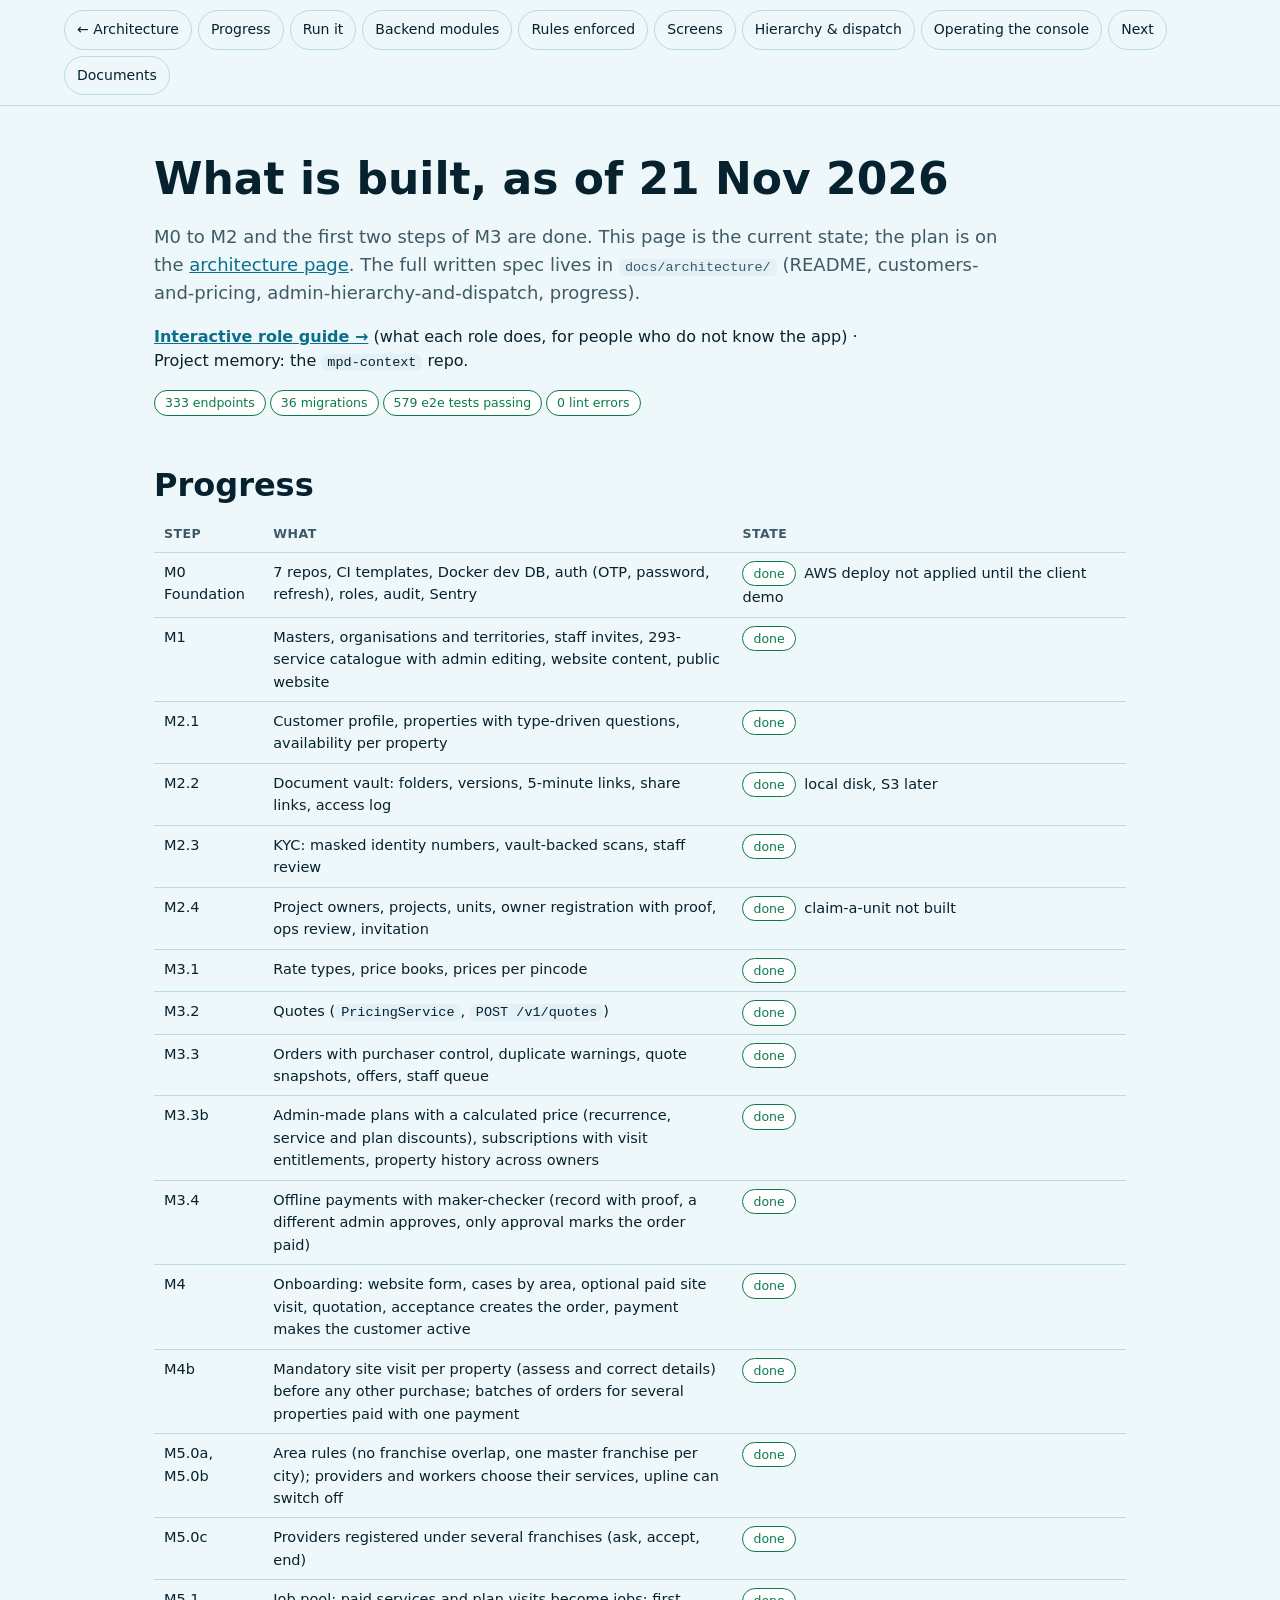
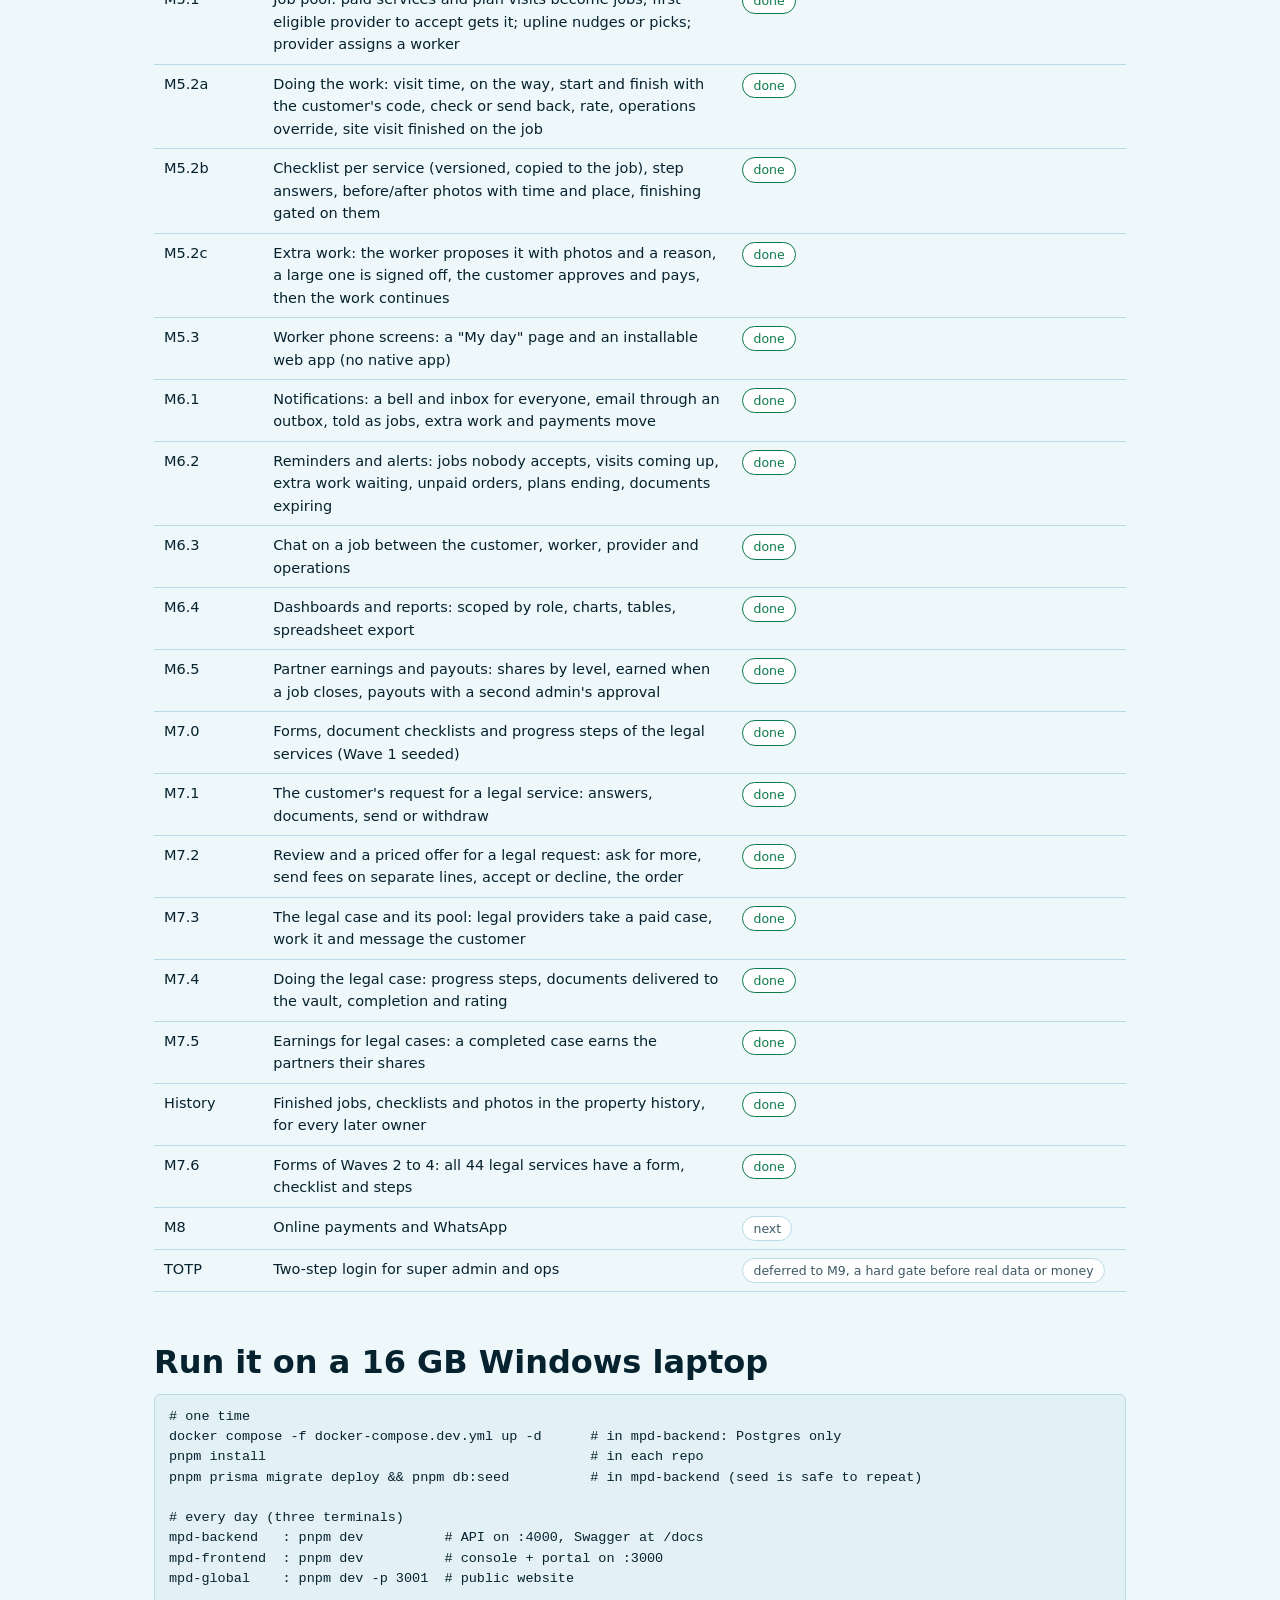
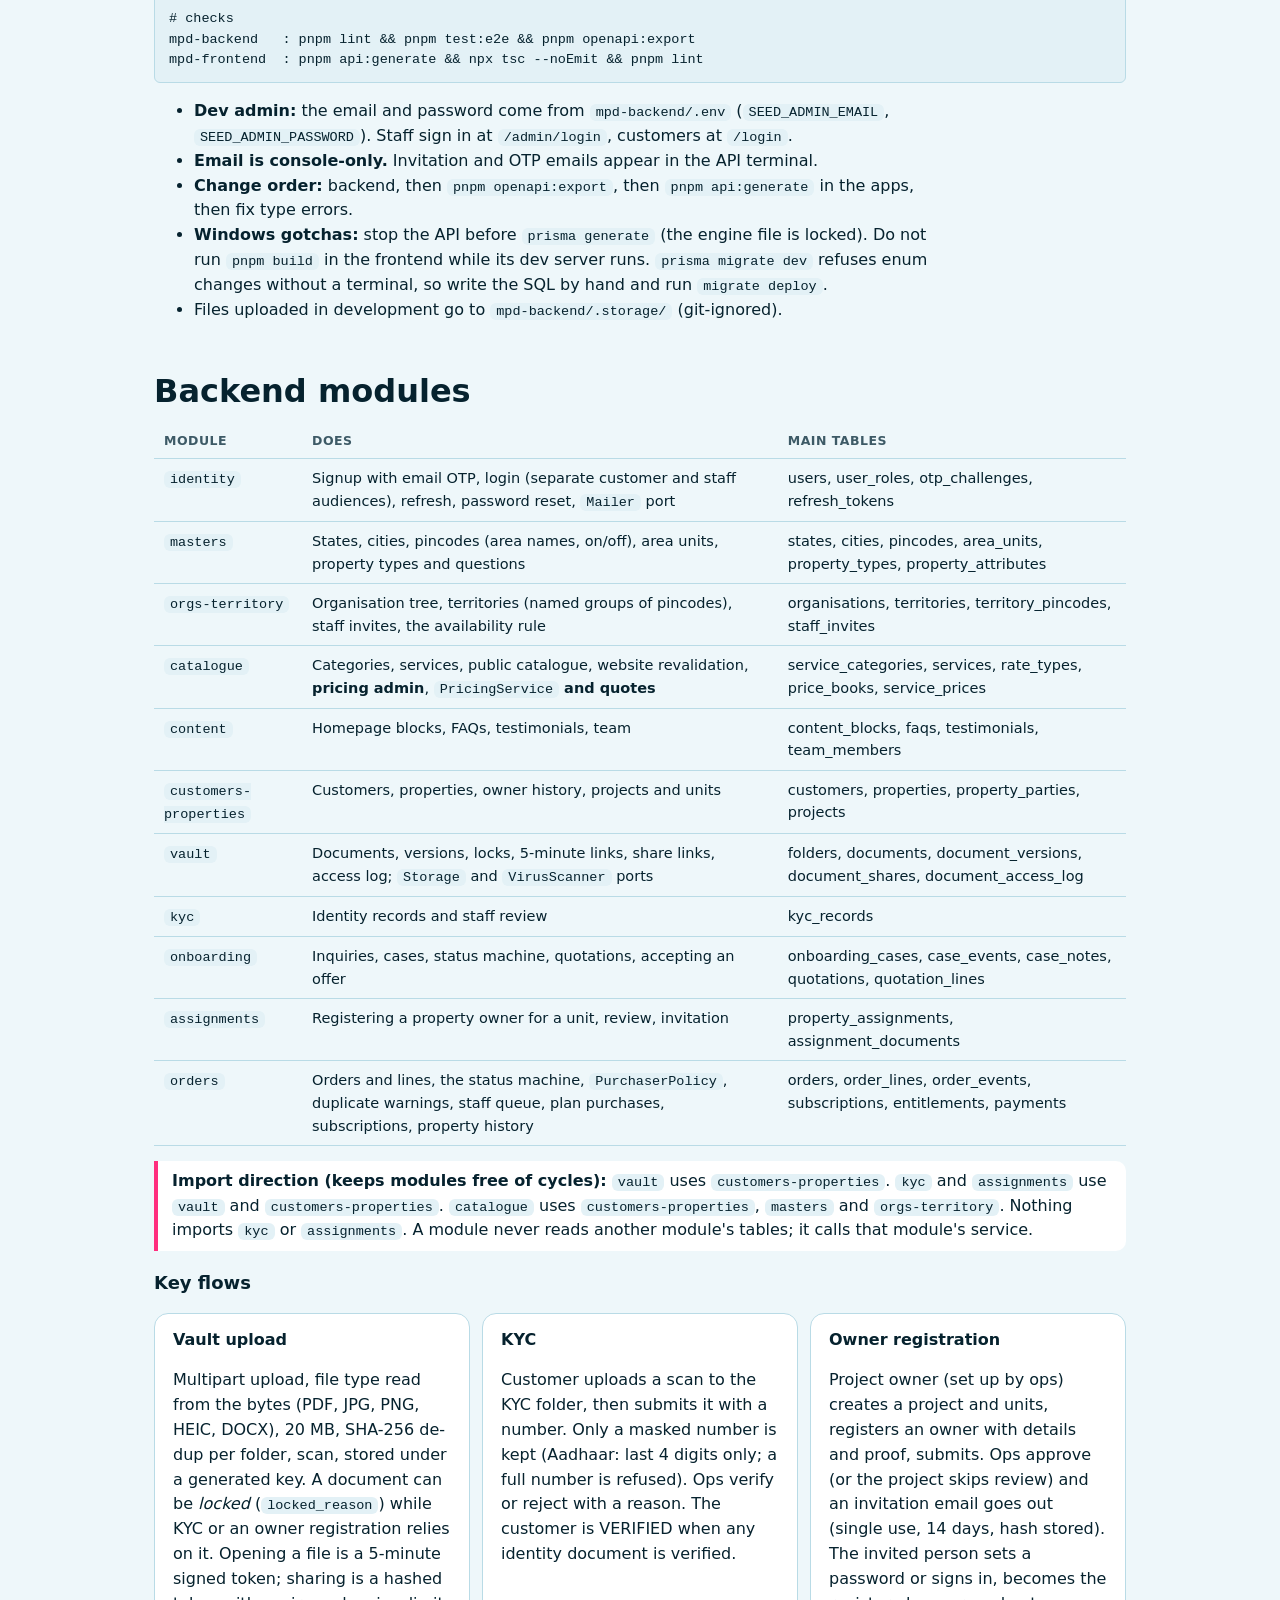
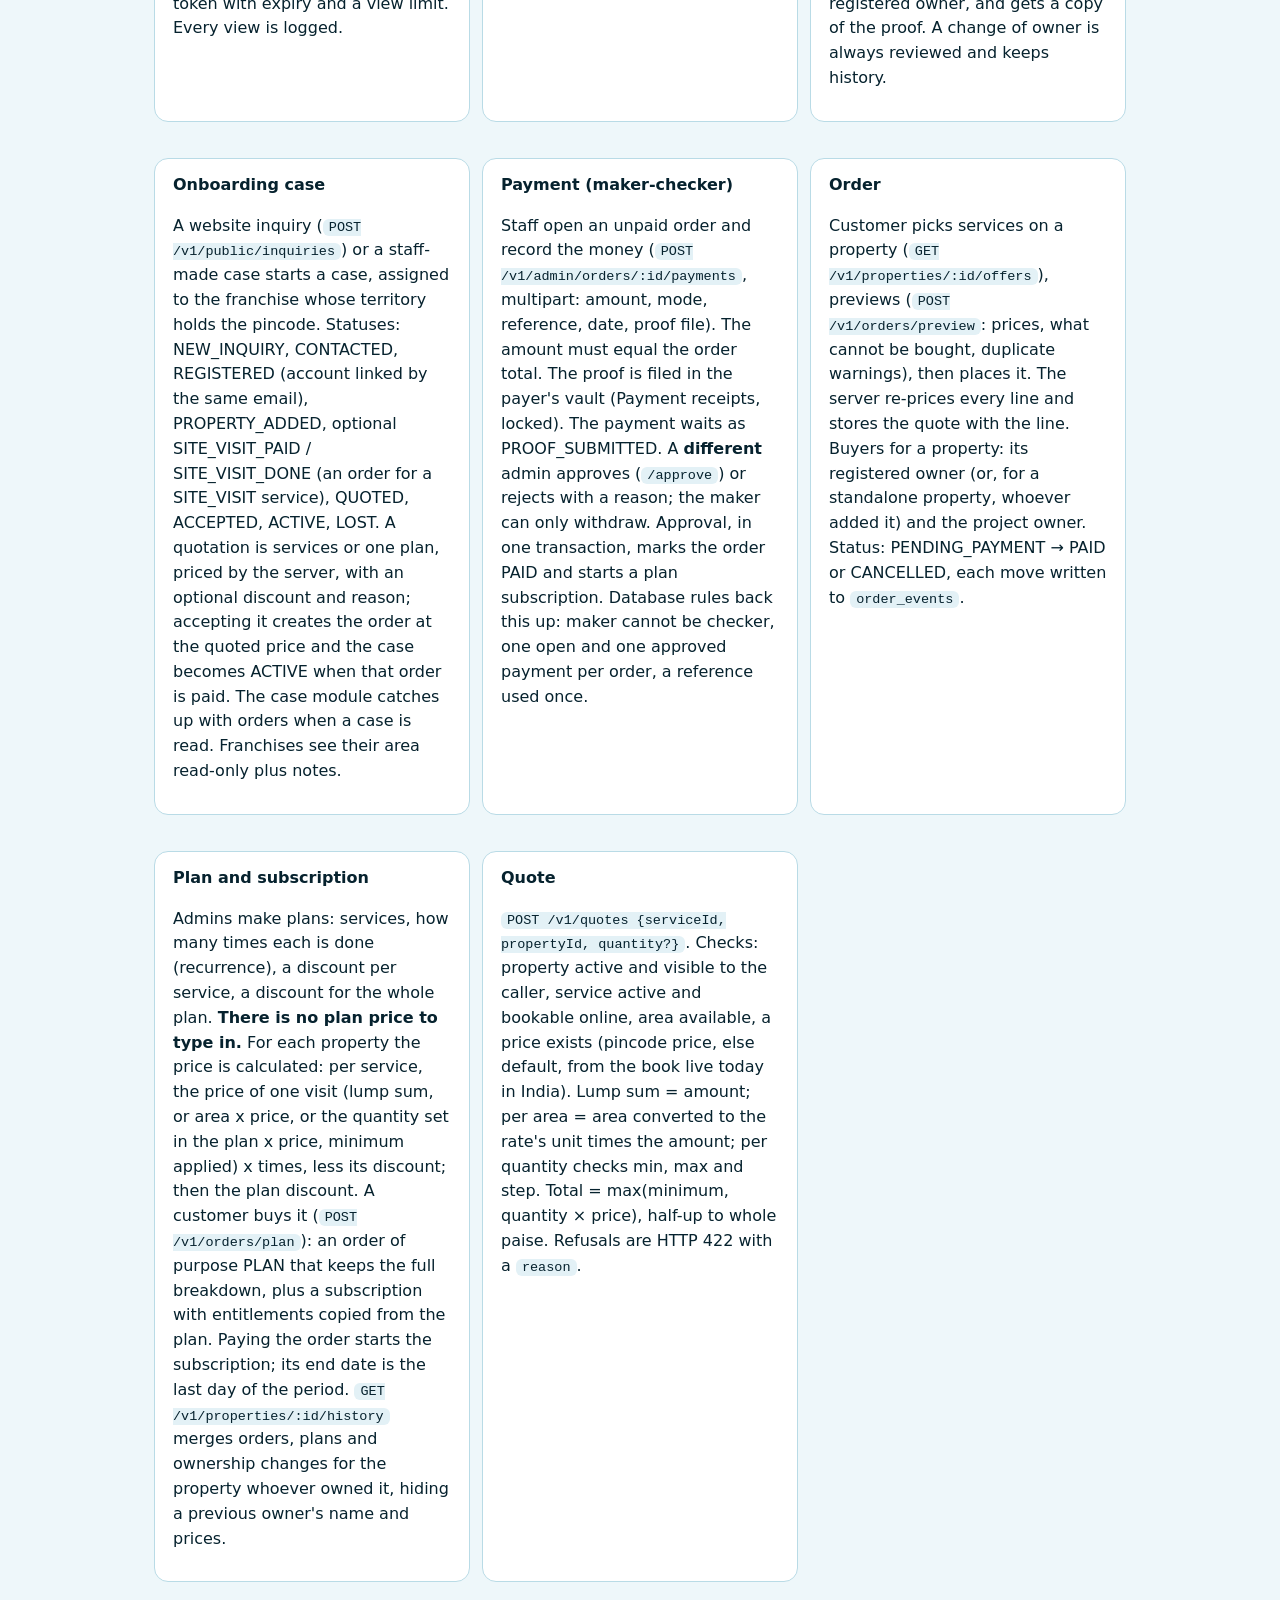
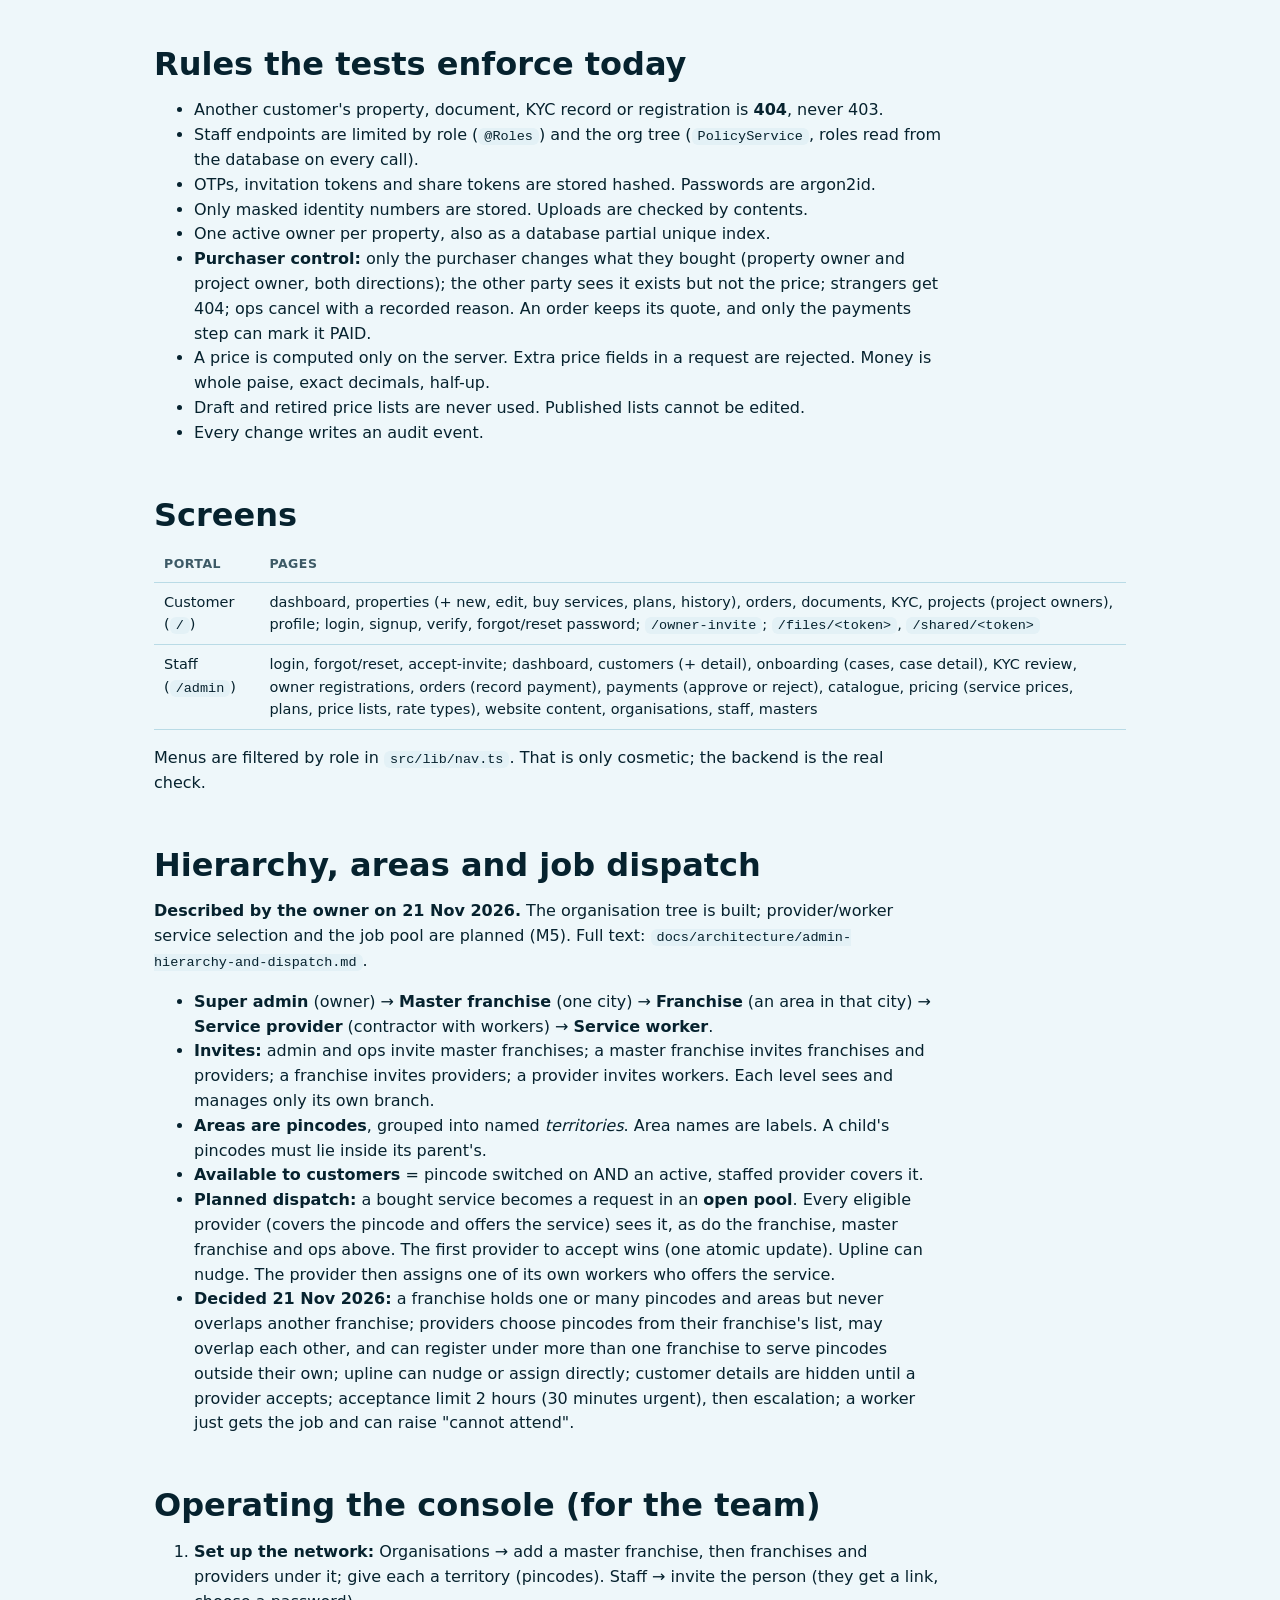
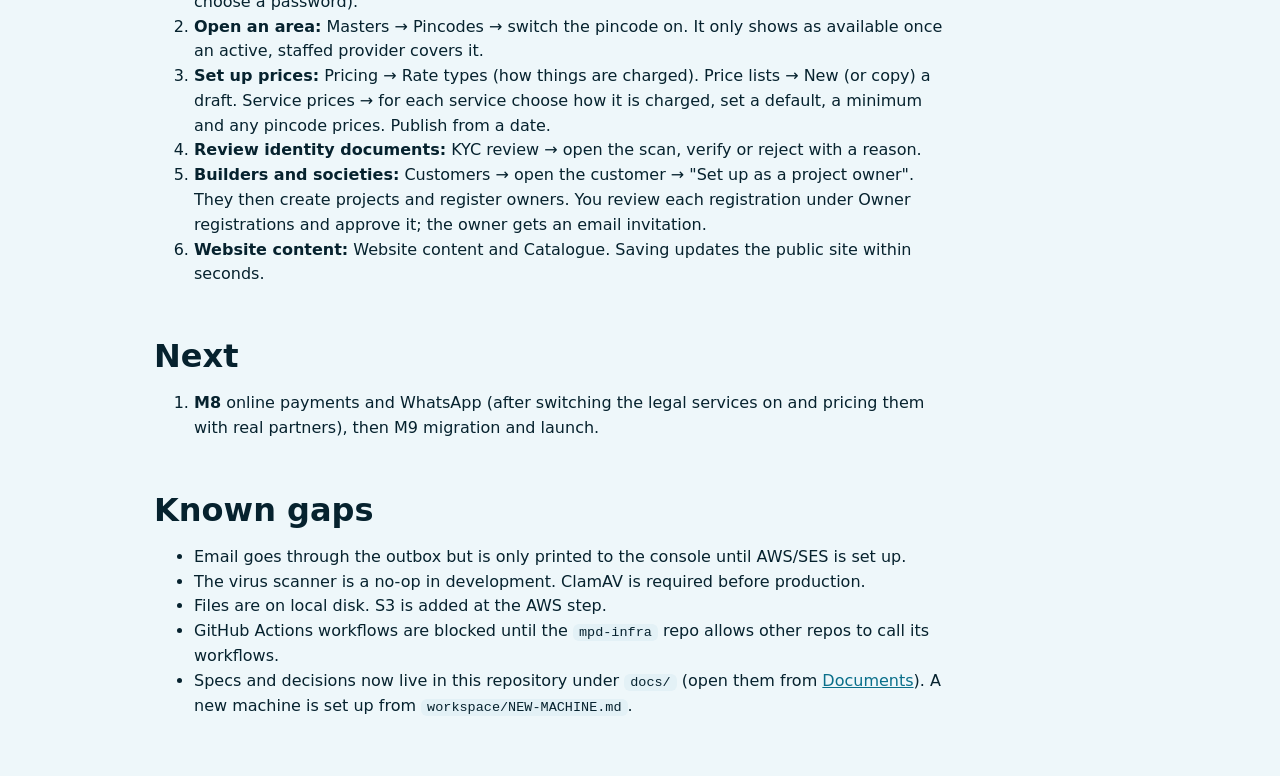
<file: status.html>
<!DOCTYPE html>
<html lang="en">
<head>
<meta charset="utf-8">
<meta name="viewport" content="width=device-width,initial-scale=1">
<title>MPD Next: what is built</title>
<style>
/* VOICE: a build log for the next developer; plain words, exact names.
   IDEA: one page that says what exists today, how to run it, the rules the tests enforce, and what is next. */
:root{color-scheme:light dark;--bg:light-dark(#eef7fa,#06222e);--card:light-dark(#fff,#0c3141);--ink:light-dark(#06222e,#e3f3f8);--mute:light-dark(#3d5a66,#9dbdc9);--line:light-dark(#b9dbe6,#1d4a5c);--acc:#ff2e7e;--acc2:light-dark(#0a6f8a,#5cc6e4);--chip:light-dark(#e3f1f6,#0f3a4c);--ok:light-dark(#0b7a4b,#6fe0aa)}
*{box-sizing:border-box;min-width:0}
body{margin:0;background:var(--bg);color:var(--ink);font:16px/1.55 system-ui,-apple-system,"Segoe UI",Inter,sans-serif;overflow-x:clip}
h1,h2,h3{line-height:1.15;text-wrap:balance;margin:0 0 .4em}
h1{font-size:clamp(30px,5vw,44px)}h2{font-size:clamp(24px,3.2vw,32px);margin-top:1.6em}h3{font-size:18px;margin-top:1.2em}
p,li{max-width:74ch}
a{color:var(--acc2)}
.wrap{max-width:1100px;margin:0 auto;padding:clamp(20px,4vw,48px) max(5vw,16px)}
nav.top{display:flex;gap:6px;flex-wrap:wrap;padding:10px max(5vw,16px);border-bottom:1px solid var(--line);background:var(--bg);position:sticky;top:0;z-index:5}
nav.top a{text-decoration:none;color:var(--ink);font-size:14px;padding:8px 12px;border-radius:99px;border:1px solid var(--line)}
.lede{font-size:18px;color:var(--mute)}
.pill{display:inline-block;font-size:12.5px;padding:2px 10px;border-radius:99px;background:var(--card);border:1px solid var(--line);margin-right:4px;white-space:nowrap}
.pill.ok{color:var(--ok);border-color:var(--ok)}.pill.next{color:#fff;background:var(--acc);border-color:var(--acc)}.pill.later{color:var(--mute)}
table{border-collapse:collapse;width:100%;font-size:14.5px;margin:.6em 0 1em;display:block;overflow-x:auto}
th,td{text-align:left;vertical-align:top;padding:8px 10px;border-bottom:1px solid var(--line)}
th{font-size:12.5px;color:var(--mute);font-weight:600;text-transform:uppercase;letter-spacing:.04em}
code,pre{font:13.5px/1.5 ui-monospace,Consolas,monospace;background:var(--chip);border-radius:6px}
code{padding:1px 6px}
pre{padding:12px 14px;overflow-x:auto;border:1px solid var(--line)}
.card{background:var(--card);border:1px solid var(--line);border-radius:14px;padding:14px 18px;margin:12px 0}
.grid{display:grid;grid-template-columns:repeat(auto-fill,minmax(280px,1fr));gap:12px}
.note{border-left:4px solid var(--acc);padding:8px 14px;background:var(--card);border-radius:0 10px 10px 0;margin:14px 0}
:focus-visible{outline:3px solid var(--acc2);outline-offset:2px}
</style>
</head>
<body>
<nav class="top" aria-label="Sections">
<a href="index.html">← Architecture</a><a href="#progress">Progress</a><a href="#run">Run it</a><a href="#modules">Backend modules</a><a href="#rules">Rules enforced</a><a href="#screens">Screens</a><a href="#org">Hierarchy & dispatch</a><a href="#ops">Operating the console</a><a href="#next">Next</a><a href="docs/view.html">Documents</a>
</nav>
<main class="wrap">
<h1>What is built, as of 21 Nov 2026</h1>
<p class="lede">M0 to M2 and the first two steps of M3 are done. This page is the current state; the plan is on the <a href="index.html">architecture page</a>. The full written spec lives in <code>docs/architecture/</code> (README, customers-and-pricing, admin-hierarchy-and-dispatch, progress).</p>
<p><a href="guide/index.html"><b>Interactive role guide →</b></a> (what each role does, for people who do not know the app) · Project memory: the <code>mpd-context</code> repo.</p>
<p><span class="pill ok">333 endpoints</span><span class="pill ok">36 migrations</span><span class="pill ok">579 e2e tests passing</span><span class="pill ok">0 lint errors</span></p>

<h2 id="progress">Progress</h2>
<table>
<tr><th>Step</th><th>What</th><th>State</th></tr>
<tr><td>M0 Foundation</td><td>7 repos, CI templates, Docker dev DB, auth (OTP, password, refresh), roles, audit, Sentry</td><td><span class="pill ok">done</span> AWS deploy not applied until the client demo</td></tr>
<tr><td>M1</td><td>Masters, organisations and territories, staff invites, 293-service catalogue with admin editing, website content, public website</td><td><span class="pill ok">done</span></td></tr>
<tr><td>M2.1</td><td>Customer profile, properties with type-driven questions, availability per property</td><td><span class="pill ok">done</span></td></tr>
<tr><td>M2.2</td><td>Document vault: folders, versions, 5-minute links, share links, access log</td><td><span class="pill ok">done</span> local disk, S3 later</td></tr>
<tr><td>M2.3</td><td>KYC: masked identity numbers, vault-backed scans, staff review</td><td><span class="pill ok">done</span></td></tr>
<tr><td>M2.4</td><td>Project owners, projects, units, owner registration with proof, ops review, invitation</td><td><span class="pill ok">done</span> claim-a-unit not built</td></tr>
<tr><td>M3.1</td><td>Rate types, price books, prices per pincode</td><td><span class="pill ok">done</span></td></tr>
<tr><td>M3.2</td><td>Quotes (<code>PricingService</code>, <code>POST /v1/quotes</code>)</td><td><span class="pill ok">done</span></td></tr>
<tr><td>M3.3</td><td>Orders with purchaser control, duplicate warnings, quote snapshots, offers, staff queue</td><td><span class="pill ok">done</span></td></tr>
<tr><td>M3.3b</td><td>Admin-made plans with a calculated price (recurrence, service and plan discounts), subscriptions with visit entitlements, property history across owners</td><td><span class="pill ok">done</span></td></tr>
<tr><td>M3.4</td><td>Offline payments with maker-checker (record with proof, a different admin approves, only approval marks the order paid)</td><td><span class="pill ok">done</span></td></tr>
<tr><td>M4</td><td>Onboarding: website form, cases by area, optional paid site visit, quotation, acceptance creates the order, payment makes the customer active</td><td><span class="pill ok">done</span></td></tr>
<tr><td>M4b</td><td>Mandatory site visit per property (assess and correct details) before any other purchase; batches of orders for several properties paid with one payment</td><td><span class="pill ok">done</span></td></tr>
<tr><td>M5.0a, M5.0b</td><td>Area rules (no franchise overlap, one master franchise per city); providers and workers choose their services, upline can switch off</td><td><span class="pill ok">done</span></td></tr>
<tr><td>M5.0c</td><td>Providers registered under several franchises (ask, accept, end)</td><td><span class="pill ok">done</span></td></tr>
<tr><td>M5.1</td><td>Job pool: paid services and plan visits become jobs; first eligible provider to accept gets it; upline nudges or picks; provider assigns a worker</td><td><span class="pill ok">done</span></td></tr>
<tr><td>M5.2a</td><td>Doing the work: visit time, on the way, start and finish with the customer's code, check or send back, rate, operations override, site visit finished on the job</td><td><span class="pill ok">done</span></td></tr>
<tr><td>M5.2b</td><td>Checklist per service (versioned, copied to the job), step answers, before/after photos with time and place, finishing gated on them</td><td><span class="pill ok">done</span></td></tr>
<tr><td>M5.2c</td><td>Extra work: the worker proposes it with photos and a reason, a large one is signed off, the customer approves and pays, then the work continues</td><td><span class="pill ok">done</span></td></tr>
<tr><td>M5.3</td><td>Worker phone screens: a "My day" page and an installable web app (no native app)</td><td><span class="pill ok">done</span></td></tr>
<tr><td>M6.1</td><td>Notifications: a bell and inbox for everyone, email through an outbox, told as jobs, extra work and payments move</td><td><span class="pill ok">done</span></td></tr>
<tr><td>M6.2</td><td>Reminders and alerts: jobs nobody accepts, visits coming up, extra work waiting, unpaid orders, plans ending, documents expiring</td><td><span class="pill ok">done</span></td></tr>
<tr><td>M6.3</td><td>Chat on a job between the customer, worker, provider and operations</td><td><span class="pill ok">done</span></td></tr>
<tr><td>M6.4</td><td>Dashboards and reports: scoped by role, charts, tables, spreadsheet export</td><td><span class="pill ok">done</span></td></tr>
<tr><td>M6.5</td><td>Partner earnings and payouts: shares by level, earned when a job closes, payouts with a second admin's approval</td><td><span class="pill ok">done</span></td></tr>
<tr><td>M7.0</td><td>Forms, document checklists and progress steps of the legal services (Wave 1 seeded)</td><td><span class="pill ok">done</span></td></tr>
<tr><td>M7.1</td><td>The customer's request for a legal service: answers, documents, send or withdraw</td><td><span class="pill ok">done</span></td></tr>
<tr><td>M7.2</td><td>Review and a priced offer for a legal request: ask for more, send fees on separate lines, accept or decline, the order</td><td><span class="pill ok">done</span></td></tr>
<tr><td>M7.3</td><td>The legal case and its pool: legal providers take a paid case, work it and message the customer</td><td><span class="pill ok">done</span></td></tr>
<tr><td>M7.4</td><td>Doing the legal case: progress steps, documents delivered to the vault, completion and rating</td><td><span class="pill ok">done</span></td></tr>
<tr><td>M7.5</td><td>Earnings for legal cases: a completed case earns the partners their shares</td><td><span class="pill ok">done</span></td></tr>
<tr><td>History</td><td>Finished jobs, checklists and photos in the property history, for every later owner</td><td><span class="pill ok">done</span></td></tr>
<tr><td>M7.6</td><td>Forms of Waves 2 to 4: all 44 legal services have a form, checklist and steps</td><td><span class="pill ok">done</span></td></tr>
<tr><td>M8</td><td>Online payments and WhatsApp</td><td><span class="pill later">next</span></td></tr>
<tr><td>TOTP</td><td>Two-step login for super admin and ops</td><td><span class="pill later">deferred to M9, a hard gate before real data or money</span></td></tr>
</table>

<h2 id="run">Run it on a 16 GB Windows laptop</h2>
<pre>
# one time
docker compose -f docker-compose.dev.yml up -d      # in mpd-backend: Postgres only
pnpm install                                        # in each repo
pnpm prisma migrate deploy && pnpm db:seed          # in mpd-backend (seed is safe to repeat)

# every day (three terminals)
mpd-backend   : pnpm dev          # API on :4000, Swagger at /docs
mpd-frontend  : pnpm dev          # console + portal on :3000
mpd-global    : pnpm dev -p 3001  # public website

# checks
mpd-backend   : pnpm lint && pnpm test:e2e && pnpm openapi:export
mpd-frontend  : pnpm api:generate && npx tsc --noEmit && pnpm lint
</pre>
<ul>
<li><b>Dev admin:</b> the email and password come from <code>mpd-backend/.env</code> (<code>SEED_ADMIN_EMAIL</code>, <code>SEED_ADMIN_PASSWORD</code>). Staff sign in at <code>/admin/login</code>, customers at <code>/login</code>.</li>
<li><b>Email is console-only.</b> Invitation and OTP emails appear in the API terminal.</li>
<li><b>Change order:</b> backend, then <code>pnpm openapi:export</code>, then <code>pnpm api:generate</code> in the apps, then fix type errors.</li>
<li><b>Windows gotchas:</b> stop the API before <code>prisma generate</code> (the engine file is locked). Do not run <code>pnpm build</code> in the frontend while its dev server runs. <code>prisma migrate dev</code> refuses enum changes without a terminal, so write the SQL by hand and run <code>migrate deploy</code>.</li>
<li>Files uploaded in development go to <code>mpd-backend/.storage/</code> (git-ignored).</li>
</ul>

<h2 id="modules">Backend modules</h2>
<table>
<tr><th>Module</th><th>Does</th><th>Main tables</th></tr>
<tr><td><code>identity</code></td><td>Signup with email OTP, login (separate customer and staff audiences), refresh, password reset, <code>Mailer</code> port</td><td>users, user_roles, otp_challenges, refresh_tokens</td></tr>
<tr><td><code>masters</code></td><td>States, cities, pincodes (area names, on/off), area units, property types and questions</td><td>states, cities, pincodes, area_units, property_types, property_attributes</td></tr>
<tr><td><code>orgs-territory</code></td><td>Organisation tree, territories (named groups of pincodes), staff invites, the availability rule</td><td>organisations, territories, territory_pincodes, staff_invites</td></tr>
<tr><td><code>catalogue</code></td><td>Categories, services, public catalogue, website revalidation, <b>pricing admin</b>, <b><code>PricingService</code> and quotes</b></td><td>service_categories, services, rate_types, price_books, service_prices</td></tr>
<tr><td><code>content</code></td><td>Homepage blocks, FAQs, testimonials, team</td><td>content_blocks, faqs, testimonials, team_members</td></tr>
<tr><td><code>customers-properties</code></td><td>Customers, properties, owner history, projects and units</td><td>customers, properties, property_parties, projects</td></tr>
<tr><td><code>vault</code></td><td>Documents, versions, locks, 5-minute links, share links, access log; <code>Storage</code> and <code>VirusScanner</code> ports</td><td>folders, documents, document_versions, document_shares, document_access_log</td></tr>
<tr><td><code>kyc</code></td><td>Identity records and staff review</td><td>kyc_records</td></tr>
<tr><td><code>onboarding</code></td><td>Inquiries, cases, status machine, quotations, accepting an offer</td><td>onboarding_cases, case_events, case_notes, quotations, quotation_lines</td></tr>
<tr><td><code>assignments</code></td><td>Registering a property owner for a unit, review, invitation</td><td>property_assignments, assignment_documents</td></tr>
<tr><td><code>orders</code></td><td>Orders and lines, the status machine, <code>PurchaserPolicy</code>, duplicate warnings, staff queue, plan purchases, subscriptions, property history</td><td>orders, order_lines, order_events, subscriptions, entitlements, payments</td></tr>
</table>
<div class="note"><b>Import direction (keeps modules free of cycles):</b> <code>vault</code> uses <code>customers-properties</code>. <code>kyc</code> and <code>assignments</code> use <code>vault</code> and <code>customers-properties</code>. <code>catalogue</code> uses <code>customers-properties</code>, <code>masters</code> and <code>orgs-territory</code>. Nothing imports <code>kyc</code> or <code>assignments</code>. A module never reads another module's tables; it calls that module's service.</div>

<h3>Key flows</h3>
<div class="grid">
<div class="card"><b>Vault upload</b><p>Multipart upload, file type read from the bytes (PDF, JPG, PNG, HEIC, DOCX), 20 MB, SHA-256 de-dup per folder, scan, stored under a generated key. A document can be <i>locked</i> (<code>locked_reason</code>) while KYC or an owner registration relies on it. Opening a file is a 5-minute signed token; sharing is a hashed token with expiry and a view limit. Every view is logged.</p></div>
<div class="card"><b>KYC</b><p>Customer uploads a scan to the KYC folder, then submits it with a number. Only a masked number is kept (Aadhaar: last 4 digits only; a full number is refused). Ops verify or reject with a reason. The customer is VERIFIED when any identity document is verified.</p></div>
<div class="card"><b>Owner registration</b><p>Project owner (set up by ops) creates a project and units, registers an owner with details and proof, submits. Ops approve (or the project skips review) and an invitation email goes out (single use, 14 days, hash stored). The invited person sets a password or signs in, becomes the registered owner, and gets a copy of the proof. A change of owner is always reviewed and keeps history.</p></div>
<div class="card"><b>Onboarding case</b><p>A website inquiry (<code>POST /v1/public/inquiries</code>) or a staff-made case starts a case, assigned to the franchise whose territory holds the pincode. Statuses: NEW_INQUIRY, CONTACTED, REGISTERED (account linked by the same email), PROPERTY_ADDED, optional SITE_VISIT_PAID / SITE_VISIT_DONE (an order for a SITE_VISIT service), QUOTED, ACCEPTED, ACTIVE, LOST. A quotation is services or one plan, priced by the server, with an optional discount and reason; accepting it creates the order at the quoted price and the case becomes ACTIVE when that order is paid. The case module catches up with orders when a case is read. Franchises see their area read-only plus notes.</p></div>
<div class="card"><b>Payment (maker-checker)</b><p>Staff open an unpaid order and record the money (<code>POST /v1/admin/orders/:id/payments</code>, multipart: amount, mode, reference, date, proof file). The amount must equal the order total. The proof is filed in the payer's vault (Payment receipts, locked). The payment waits as PROOF_SUBMITTED. A <b>different</b> admin approves (<code>/approve</code>) or rejects with a reason; the maker can only withdraw. Approval, in one transaction, marks the order PAID and starts a plan subscription. Database rules back this up: maker cannot be checker, one open and one approved payment per order, a reference used once.</p></div>
<div class="card"><b>Order</b><p>Customer picks services on a property (<code>GET /v1/properties/:id/offers</code>), previews (<code>POST /v1/orders/preview</code>: prices, what cannot be bought, duplicate warnings), then places it. The server re-prices every line and stores the quote with the line. Buyers for a property: its registered owner (or, for a standalone property, whoever added it) and the project owner. Status: PENDING_PAYMENT → PAID or CANCELLED, each move written to <code>order_events</code>.</p></div>
<div class="card"><b>Plan and subscription</b><p>Admins make plans: services, how many times each is done (recurrence), a discount per service, a discount for the whole plan. <b>There is no plan price to type in.</b> For each property the price is calculated: per service, the price of one visit (lump sum, or area x price, or the quantity set in the plan x price, minimum applied) x times, less its discount; then the plan discount. A customer buys it (<code>POST /v1/orders/plan</code>): an order of purpose PLAN that keeps the full breakdown, plus a subscription with entitlements copied from the plan. Paying the order starts the subscription; its end date is the last day of the period. <code>GET /v1/properties/:id/history</code> merges orders, plans and ownership changes for the property whoever owned it, hiding a previous owner's name and prices.</p></div>
<div class="card"><b>Quote</b><p><code>POST /v1/quotes {serviceId, propertyId, quantity?}</code>. Checks: property active and visible to the caller, service active and bookable online, area available, a price exists (pincode price, else default, from the book live today in India). Lump sum = amount; per area = area converted to the rate's unit times the amount; per quantity checks min, max and step. Total = max(minimum, quantity × price), half-up to whole paise. Refusals are HTTP 422 with a <code>reason</code>.</p></div>
</div>

<h2 id="rules">Rules the tests enforce today</h2>
<ul>
<li>Another customer's property, document, KYC record or registration is <b>404</b>, never 403.</li>
<li>Staff endpoints are limited by role (<code>@Roles</code>) and the org tree (<code>PolicyService</code>, roles read from the database on every call).</li>
<li>OTPs, invitation tokens and share tokens are stored hashed. Passwords are argon2id.</li>
<li>Only masked identity numbers are stored. Uploads are checked by contents.</li>
<li>One active owner per property, also as a database partial unique index.</li>
<li><b>Purchaser control:</b> only the purchaser changes what they bought (property owner and project owner, both directions); the other party sees it exists but not the price; strangers get 404; ops cancel with a recorded reason. An order keeps its quote, and only the payments step can mark it PAID.</li>
<li>A price is computed only on the server. Extra price fields in a request are rejected. Money is whole paise, exact decimals, half-up.</li>
<li>Draft and retired price lists are never used. Published lists cannot be edited.</li>
<li>Every change writes an audit event.</li>
</ul>

<h2 id="screens">Screens</h2>
<table>
<tr><th>Portal</th><th>Pages</th></tr>
<tr><td>Customer (<code>/</code>)</td><td>dashboard, properties (+ new, edit, buy services, plans, history), orders, documents, KYC, projects (project owners), profile; login, signup, verify, forgot/reset password; <code>/owner-invite</code>; <code>/files/&lt;token&gt;</code>, <code>/shared/&lt;token&gt;</code></td></tr>
<tr><td>Staff (<code>/admin</code>)</td><td>login, forgot/reset, accept-invite; dashboard, customers (+ detail), onboarding (cases, case detail), KYC review, owner registrations, orders (record payment), payments (approve or reject), catalogue, pricing (service prices, plans, price lists, rate types), website content, organisations, staff, masters</td></tr>
</table>
<p>Menus are filtered by role in <code>src/lib/nav.ts</code>. That is only cosmetic; the backend is the real check.</p>

<h2 id="org">Hierarchy, areas and job dispatch</h2>
<p><b>Described by the owner on 21 Nov 2026.</b> The organisation tree is built; provider/worker service selection and the job pool are planned (M5). Full text: <code>docs/architecture/admin-hierarchy-and-dispatch.md</code>.</p>
<ul>
<li><b>Super admin</b> (owner) → <b>Master franchise</b> (one city) → <b>Franchise</b> (an area in that city) → <b>Service provider</b> (contractor with workers) → <b>Service worker</b>.</li>
<li><b>Invites:</b> admin and ops invite master franchises; a master franchise invites franchises and providers; a franchise invites providers; a provider invites workers. Each level sees and manages only its own branch.</li>
<li><b>Areas are pincodes</b>, grouped into named <i>territories</i>. Area names are labels. A child's pincodes must lie inside its parent's.</li>
<li><b>Available to customers</b> = pincode switched on AND an active, staffed provider covers it.</li>
<li><b>Planned dispatch:</b> a bought service becomes a request in an <b>open pool</b>. Every eligible provider (covers the pincode and offers the service) sees it, as do the franchise, master franchise and ops above. The first provider to accept wins (one atomic update). Upline can nudge. The provider then assigns one of its own workers who offers the service.</li>
<li><b>Decided 21 Nov 2026:</b> a franchise holds one or many pincodes and areas but never overlaps another franchise; providers choose pincodes from their franchise's list, may overlap each other, and can register under more than one franchise to serve pincodes outside their own; upline can nudge or assign directly; customer details are hidden until a provider accepts; acceptance limit 2 hours (30 minutes urgent), then escalation; a worker just gets the job and can raise "cannot attend".</li>
</ul>

<h2 id="ops">Operating the console (for the team)</h2>
<ol>
<li><b>Set up the network:</b> Organisations → add a master franchise, then franchises and providers under it; give each a territory (pincodes). Staff → invite the person (they get a link, choose a password).</li>
<li><b>Open an area:</b> Masters → Pincodes → switch the pincode on. It only shows as available once an active, staffed provider covers it.</li>
<li><b>Set up prices:</b> Pricing → Rate types (how things are charged). Price lists → New (or copy) a draft. Service prices → for each service choose how it is charged, set a default, a minimum and any pincode prices. Publish from a date.</li>
<li><b>Review identity documents:</b> KYC review → open the scan, verify or reject with a reason.</li>
<li><b>Builders and societies:</b> Customers → open the customer → "Set up as a project owner". They then create projects and register owners. You review each registration under Owner registrations and approve it; the owner gets an email invitation.</li>
<li><b>Website content:</b> Website content and Catalogue. Saving updates the public site within seconds.</li>
</ol>

<h2 id="next">Next</h2>
<ol>
<li><b>M8</b> online payments and WhatsApp (after switching the legal services on and pricing them with real partners), then M9 migration and launch.</li>
</ol>

<h2>Known gaps</h2>
<ul>
<li>Email goes through the outbox but is only printed to the console until AWS/SES is set up.</li>
<li>The virus scanner is a no-op in development. ClamAV is required before production.</li>
<li>Files are on local disk. S3 is added at the AWS step.</li>
<li>GitHub Actions workflows are blocked until the <code>mpd-infra</code> repo allows other repos to call its workflows.</li>
<li>Specs and decisions now live in this repository under <code>docs/</code> (open them from <a href="docs/view.html">Documents</a>). A new machine is set up from <code>workspace/NEW-MACHINE.md</code>.</li>
</ul>
</main>
</body>
</html>
</file>
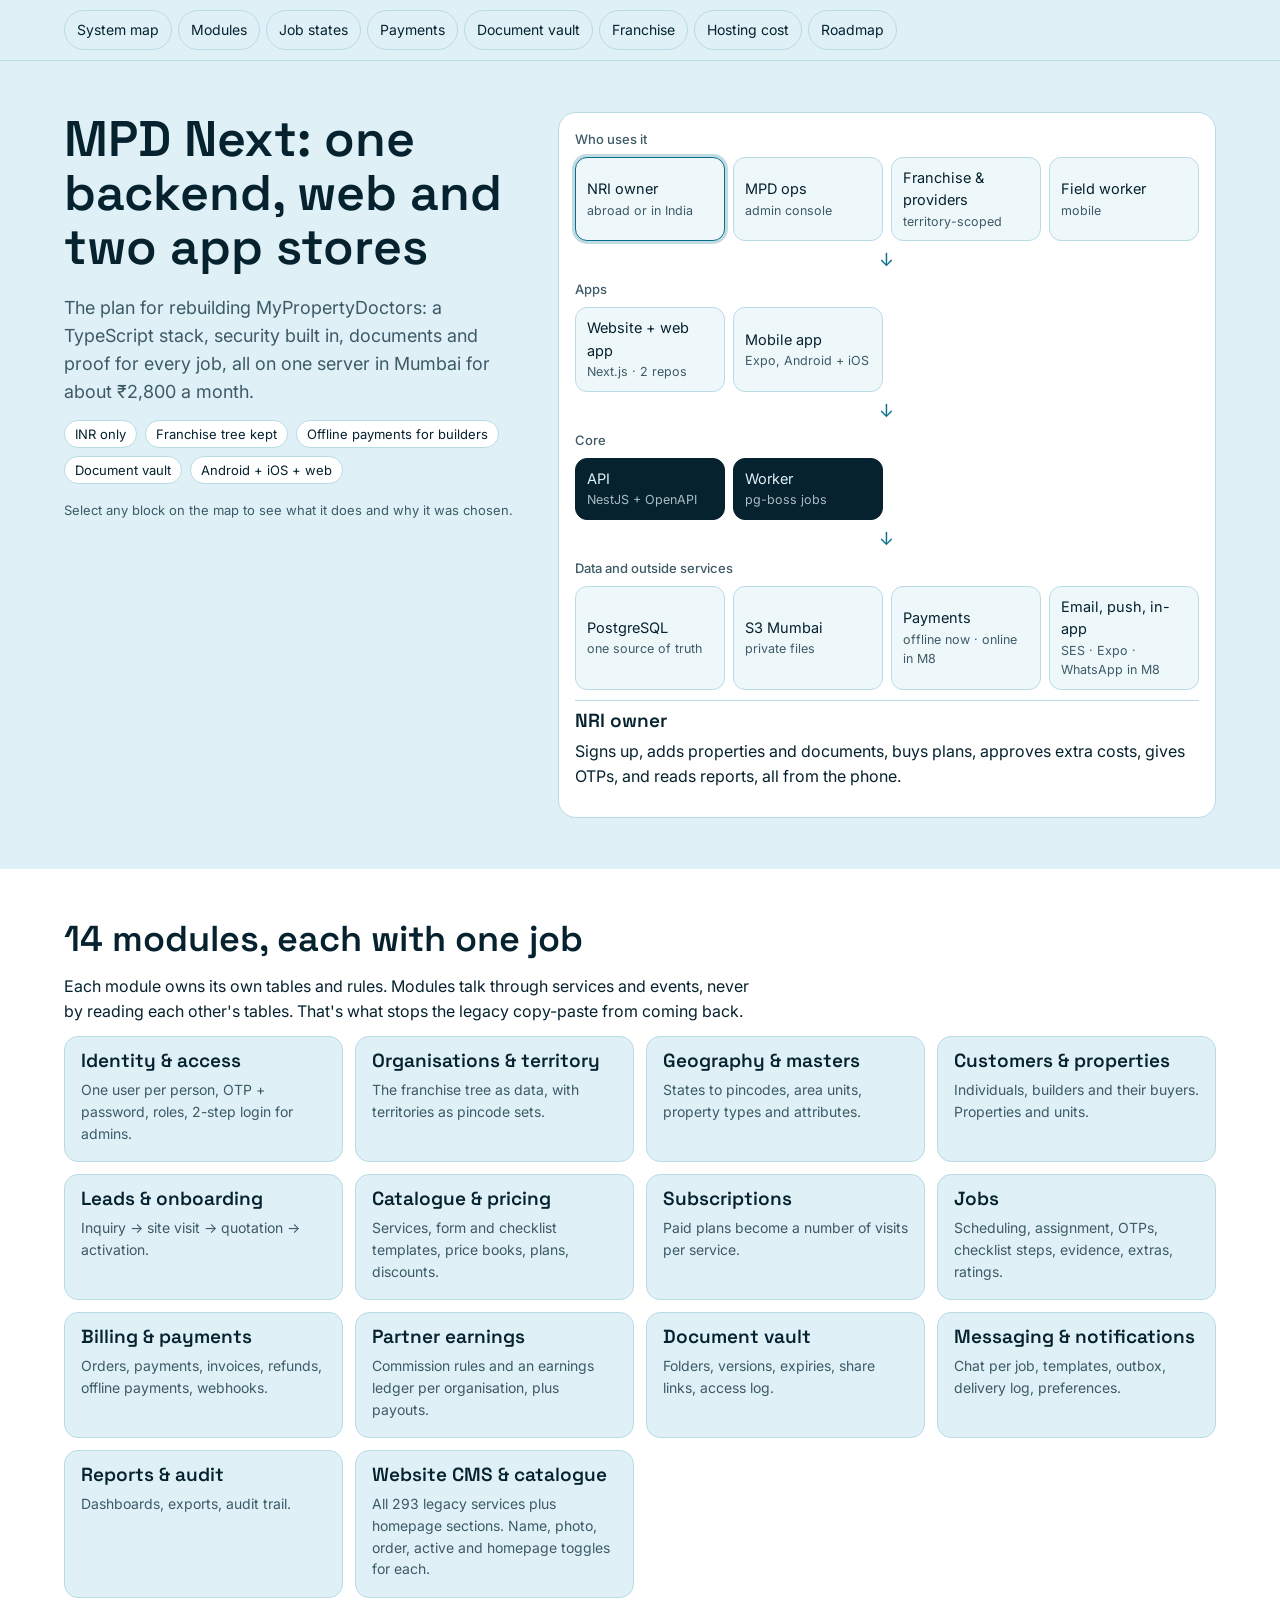
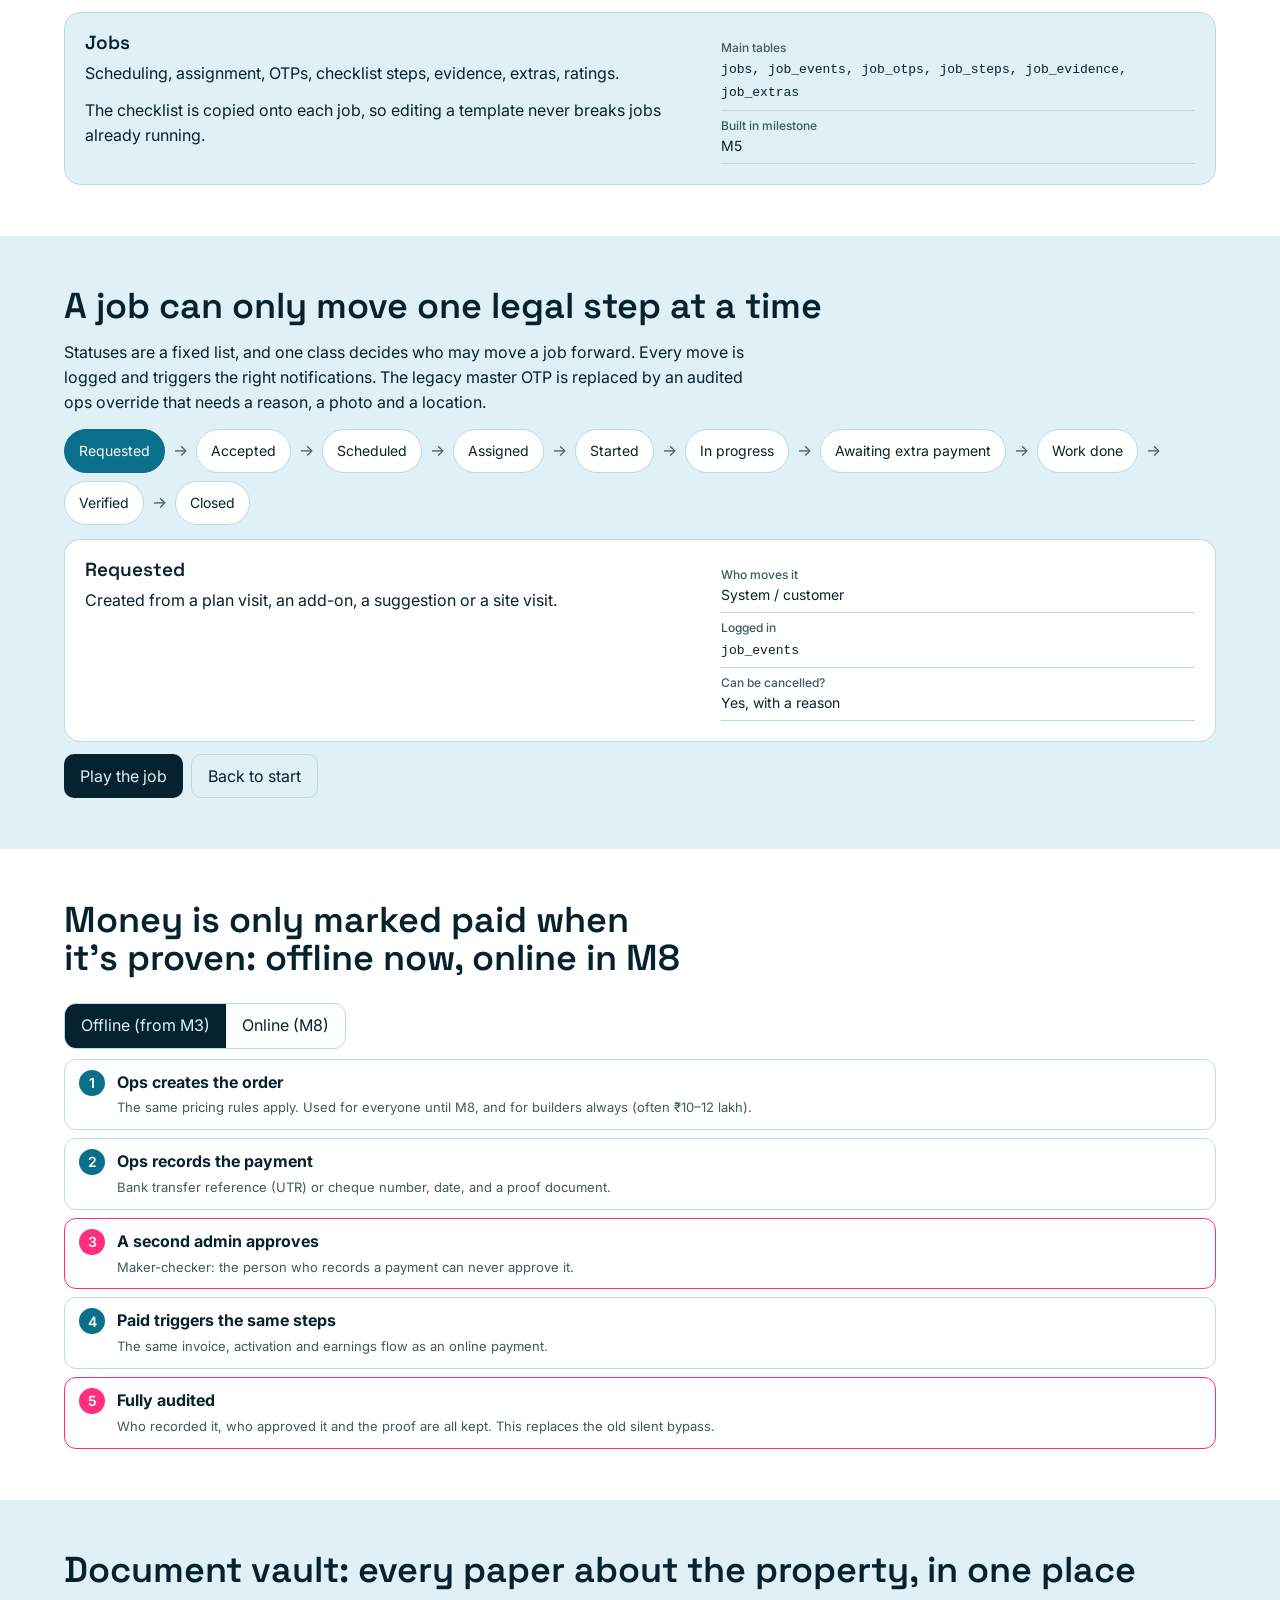
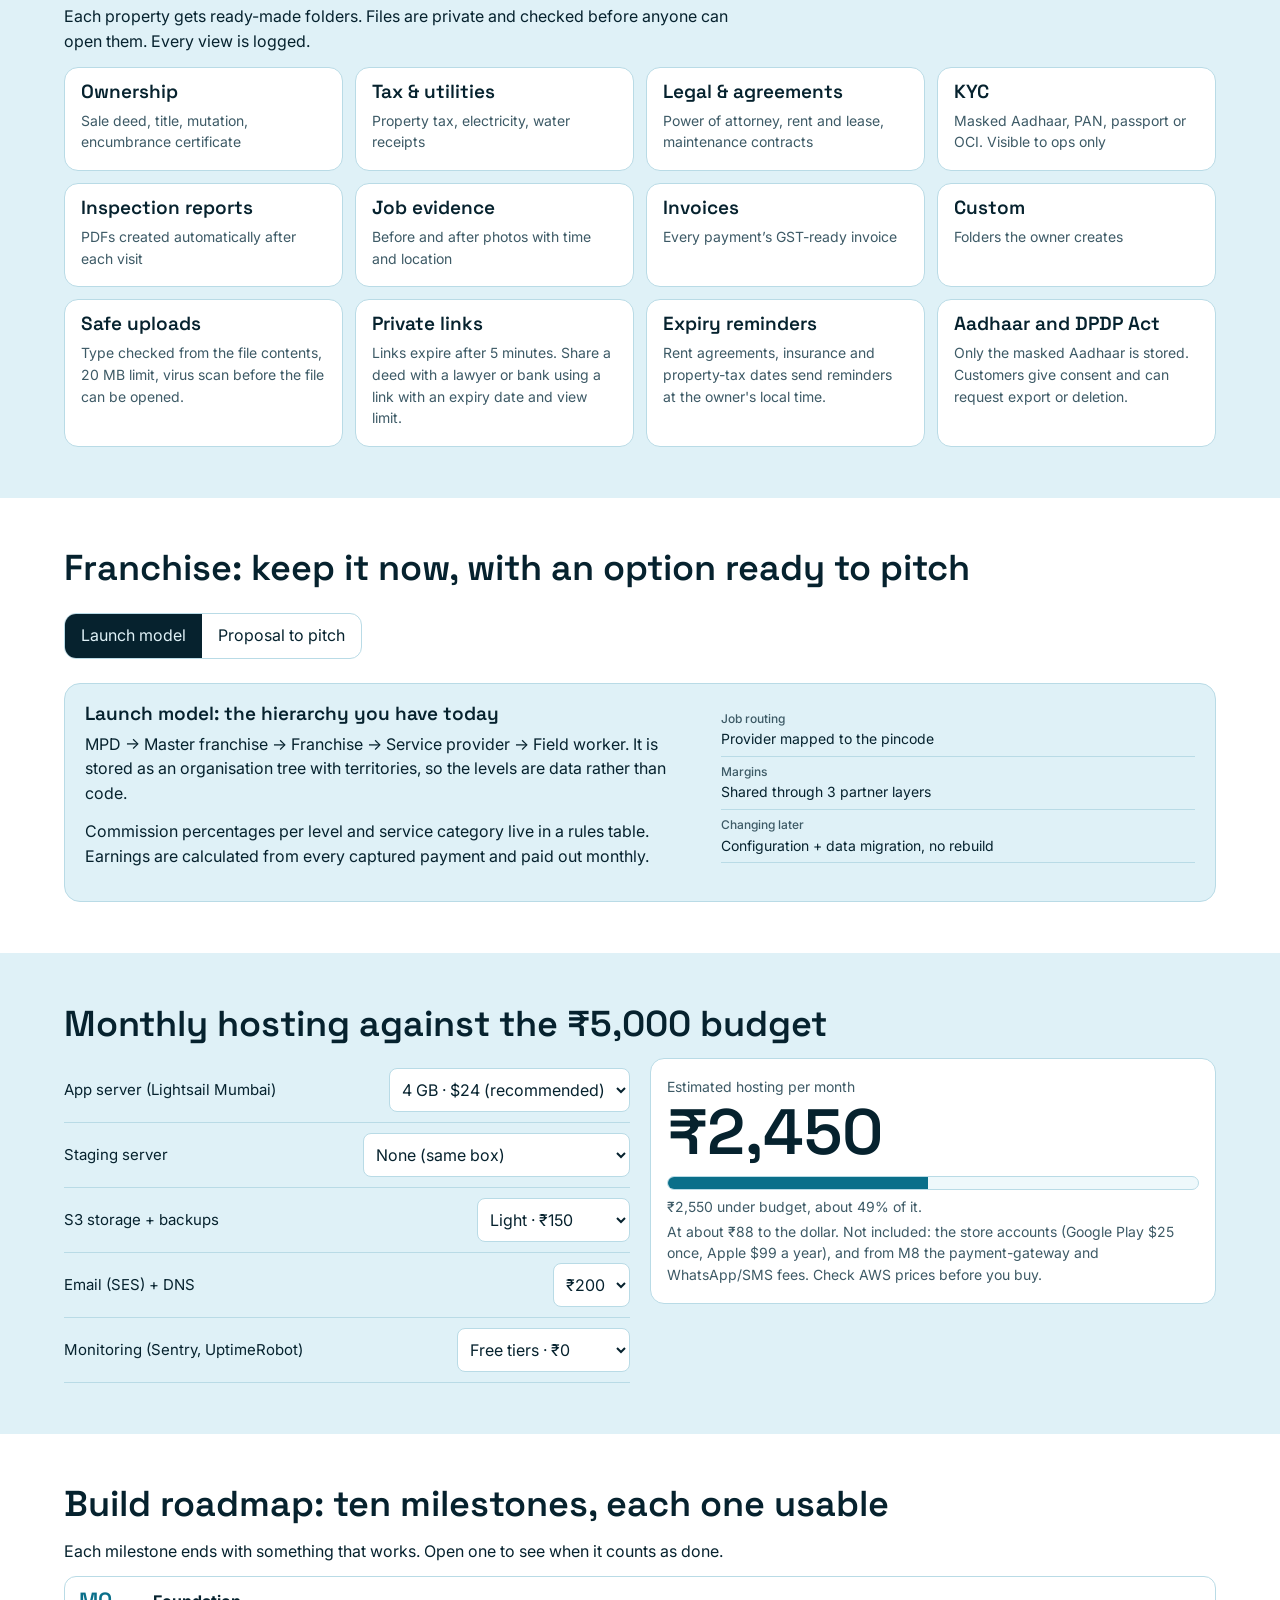
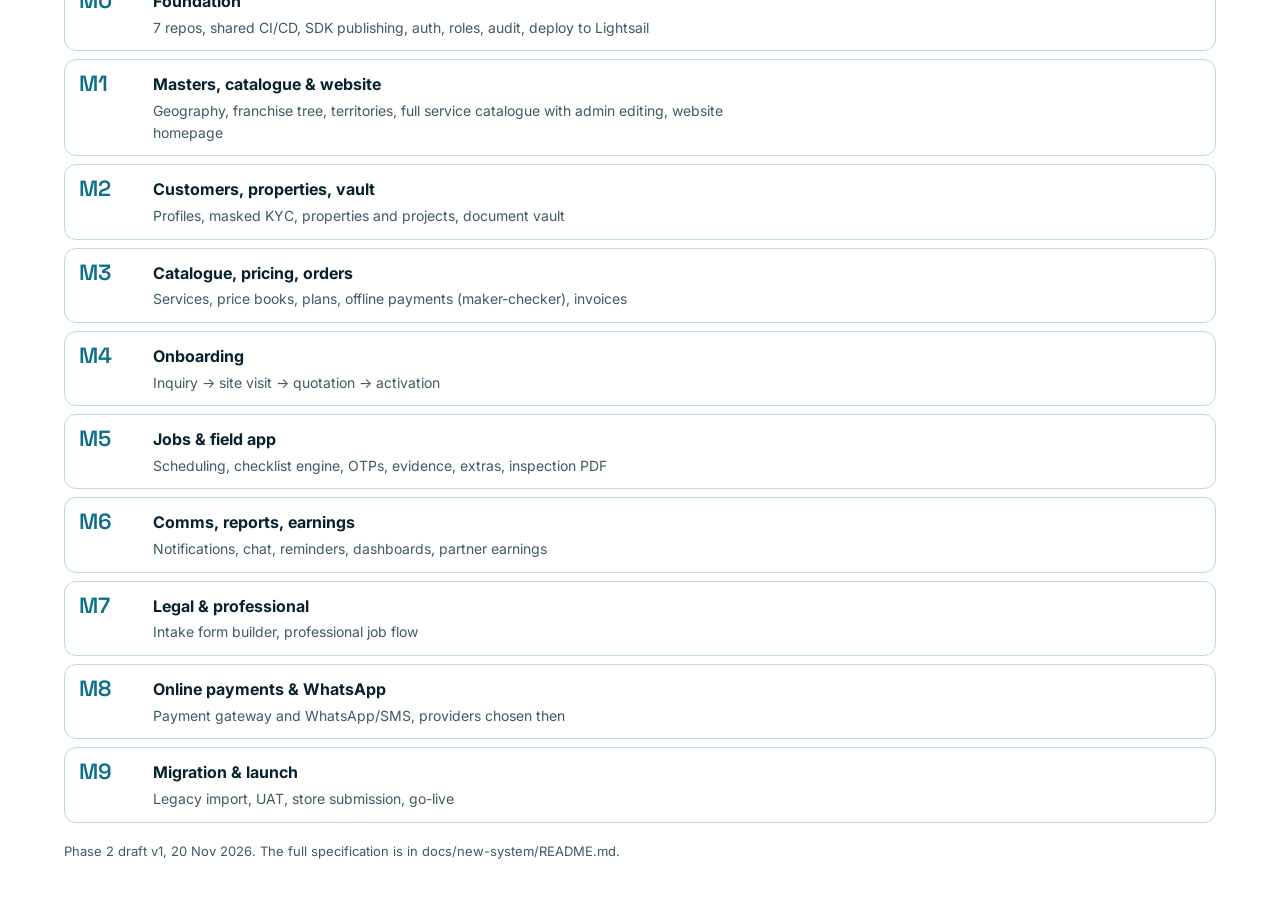
<file: docs/architecture/MPD-Architecture-Handbook.html>
<!DOCTYPE html>
<html lang="en">
<head>
<meta charset="utf-8">
<meta name="viewport" content="width=device-width,initial-scale=1">
<title>MPD Next Architecture Handbook</title>
<link href="https://fonts.googleapis.com/css2?family=Space+Grotesk:wght@500;600&family=Inter:wght@400;500;600&display=swap" rel="stylesheet">
<style>
/* VOICE: a confident build plan for a small team; plain words, real numbers.
   IDEA: an architect's blueprint for the new MPD that you can click through, piece by piece.
   PICTURE: the system map: apps → API → data and services, each block clickable.
   COLOUR and TYPE: ice ground, ink, hot pink for the one thing to notice; Space Grotesk + Inter.
   LAYOUT: map first, then modules, job states, payments, vault, franchise toggle, cost calculator, roadmap. */
:root{color-scheme:light dark;--bg:light-dark(#dff1f7,#06222e);--card:light-dark(#fff,#0c3141);--ink:light-dark(#06222e,#e3f3f8);--mute:light-dark(#3d5a66,#9dbdc9);--line:light-dark(#b9dbe6,#1d4a5c);--acc:#ff2e7e;--acc2:light-dark(#0a6f8a,#5cc6e4);--chip:light-dark(#eef8fb,#0f3a4c)}
:root[data-theme=light]{color-scheme:light}:root[data-theme=dark]{color-scheme:dark}
*{box-sizing:border-box;min-width:0}
body{margin:0;background:var(--bg);color:var(--ink);font:16px/1.55 Inter,system-ui,sans-serif;overflow-x:clip}
h1,h2,h3{font-family:"Space Grotesk",Inter,sans-serif;font-weight:600;line-height:1.08;text-wrap:balance;margin:0 0 .4em}
h1{font-size:clamp(32px,5vw,50px)}h2{font-size:clamp(26px,3.4vw,36px)}h3{font-size:19px}
p{max-width:70ch;margin:.3em 0 .8em}
.band{padding:clamp(28px,4vw,60px) max(5vw,16px)}.wrap{max-width:1240px;margin:0 auto}.alt{background:var(--card)}
nav.scroll{display:flex;gap:6px;overflow-x:auto;padding:10px max(5vw,16px);border-bottom:1px solid var(--line);background:var(--bg)}
@media(min-width:900px){nav.scroll{position:sticky;top:0;z-index:5}}
nav a{flex:none;color:var(--ink);text-decoration:none;font-size:14px;padding:8px 12px;border-radius:99px;border:1px solid var(--line)}
html{scroll-padding-top:72px}
button{font:inherit;color:inherit;cursor:pointer;min-height:44px}
button:focus-visible,input:focus-visible,a:focus-visible{outline:3px solid var(--acc2);outline-offset:2px}
.lede{font-size:18px;color:var(--mute)}
.hero{display:grid;grid-template-columns:minmax(0,.9fr) minmax(0,1.3fr);gap:clamp(20px,3vw,44px);align-items:start}
@media(max-width:900px){.hero{grid-template-columns:minmax(0,1fr)}}
.facts{display:flex;flex-wrap:wrap;gap:8px;margin-top:14px}
.pill{display:inline-block;font-size:13px;padding:3px 10px;border-radius:99px;background:var(--card);border:1px solid var(--line);white-space:nowrap}
.pill.hot{background:var(--acc);border-color:var(--acc);color:#fff}
.bp{background:var(--card);border:1px solid var(--line);border-radius:18px;padding:16px;display:grid;gap:10px}
.tier{display:grid;gap:8px;grid-template-columns:repeat(auto-fit,minmax(120px,1fr))}
.tier h4{grid-column:1/-1;margin:0;font-size:13px;color:var(--mute);font-weight:500}
.blk{background:var(--chip);border:1.5px solid var(--line);border-radius:12px;padding:9px 11px;text-align:left;font-size:14.5px}
.blk small{display:block;color:var(--mute);font-size:12.5px}
.blk.on{border-color:var(--acc2);box-shadow:0 0 0 3px color-mix(in srgb,var(--acc2) 25%,transparent)}
.blk.core{background:var(--ink);color:var(--bg);border-color:var(--ink)}.blk.core small{color:inherit;opacity:.75}
.down{text-align:center;color:var(--acc2);font-size:18px;line-height:1}
.out{border-top:1px solid var(--line);padding-top:10px;min-height:96px}
.grid{display:grid;grid-template-columns:repeat(auto-fill,minmax(250px,1fr));gap:12px}
.card{background:var(--card);border:1px solid var(--line);border-radius:14px;padding:14px 16px}
.alt .card,.alt .panel{background:var(--bg)}
.card p{font-size:14px;margin:.2em 0;color:var(--mute)}
.card button{all:unset;cursor:pointer;display:block}.card button:focus-visible{outline:3px solid var(--acc2);outline-offset:4px;border-radius:6px}
.panel{background:var(--card);border:1px solid var(--line);border-radius:16px;padding:20px;display:grid;grid-template-columns:minmax(0,1.3fr) minmax(0,1fr);gap:20px;margin-top:14px}
@media(max-width:700px){.panel{grid-template-columns:minmax(0,1fr)}}
.kv{font-size:14px}.kv div{padding:6px 0;border-bottom:1px solid var(--line)}.kv b{display:block;font-size:12px;color:var(--mute);font-weight:500}
.lane{display:flex;flex-wrap:wrap;gap:8px;align-items:center;margin:14px 0}
.st{border:1.5px solid var(--line);background:var(--card);border-radius:99px;padding:0 14px;font-size:14px}
.st.on{background:var(--acc2);color:#fff;border-color:var(--acc2)}.ar{color:var(--mute)}
.ctrl{display:flex;gap:8px;flex-wrap:wrap;margin-top:12px}
.ctrl button{background:var(--ink);color:var(--bg);border:0;border-radius:10px;padding:0 16px}
.ctrl button.ghost{background:transparent;color:var(--ink);border:1.5px solid var(--line)}
.seq{counter-reset:s;list-style:none;padding:0;margin:0;display:grid;gap:8px}
.seq li{counter-increment:s;background:var(--card);border:1px solid var(--line);border-radius:12px;padding:10px 14px 10px 52px;position:relative}
.seq li::before{content:counter(s);position:absolute;left:14px;top:10px;width:26px;height:26px;border-radius:50%;background:var(--acc2);color:#fff;font-weight:600;font-size:14px;display:grid;place-items:center}
.seq li.key{border-color:var(--acc)}.seq li.key::before{background:var(--acc)}
.tog{display:inline-flex;border:1.5px solid var(--line);border-radius:12px;overflow:hidden;margin:10px 0}
.tog button{border:0;background:transparent;padding:0 16px}.tog button.on{background:var(--ink);color:var(--bg)}
table{width:100%;border-collapse:collapse;font-size:14.5px;background:var(--card)}
th,td{text-align:left;padding:10px 12px;border-bottom:1px solid var(--line);vertical-align:top}th{font-size:13px;color:var(--mute);font-weight:500}
td.n{text-align:right;white-space:nowrap;font-variant-numeric:tabular-nums}
.calc{display:grid;grid-template-columns:minmax(0,1fr) minmax(0,1fr);gap:20px;align-items:start}
@media(max-width:800px){.calc{grid-template-columns:minmax(0,1fr)}}
.row{display:flex;justify-content:space-between;gap:10px;align-items:center;padding:10px 0;border-bottom:1px solid var(--line);flex-wrap:wrap}
.row label{font-size:15px}.row select{font:inherit;font-size:16px;padding:8px;border-radius:8px;border:1.5px solid var(--line);background:var(--card);color:var(--ink);min-height:44px}
.big{font:600 clamp(40px,6vw,64px)/1 "Space Grotesk",sans-serif}
.meter{height:14px;border-radius:99px;background:var(--chip);border:1px solid var(--line);overflow:hidden;margin:12px 0 6px}
.meter i{display:block;height:100%;background:var(--acc2);transition:width .3s}.meter i.over{background:var(--acc)}
.road{display:grid;gap:8px}
.ms{display:grid;grid-template-columns:62px minmax(0,1fr);gap:12px;background:var(--card);border:1px solid var(--line);border-radius:12px;padding:12px 14px;text-align:left}
.ms b{font:600 22px/1 "Space Grotesk",sans-serif;color:var(--acc2)}.ms p{margin:.2em 0 0;font-size:14px;color:var(--mute)}
.ms .done{display:none;font-size:14px;margin-top:6px}.ms.open .done{display:block}
.note{font-size:13px;color:var(--mute)}code{overflow-wrap:anywhere;font-size:13px}
.scroll{overflow-x:auto}
@media(max-width:600px){table{font-size:13px}.stack thead{display:none}.stack tr{display:grid;padding-block:10px}.stack td{display:flow-root;border:0;padding:3px 0;padding-inline-start:8em;text-align:start}.stack td::before{content:attr(data-l);float:inline-start;width:7.5em;margin-inline-start:-8em;white-space:normal;color:var(--mute)}.stack td:empty{display:none}}
@media(prefers-reduced-motion:reduce){.meter i{transition:none}}
</style>
<script>new MutationObserver(()=>{for(const c of document.querySelectorAll('.stack td:not([data-l])')){let i=0,p=c;while(p=p.previousElementSibling)i+=p.colSpan;c.dataset.l=c.closest('table').rows[0].cells[i]?.textContent||''}}).observe(document,{childList:true,subtree:true})</script>
</head>
<body>
<nav class="scroll" aria-label="Sections"><a href="#map">System map</a><a href="#modules">Modules</a><a href="#jobs">Job states</a><a href="#pay">Payments</a><a href="#vault">Document vault</a><a href="#franchise">Franchise</a><a href="#cost">Hosting cost</a><a href="#road">Roadmap</a></nav>

<section class="band" id="map"><div class="wrap hero">
<div>
<h1>MPD Next: one backend, web and two app stores</h1>
<p class="lede">The plan for rebuilding MyPropertyDoctors: a TypeScript stack, security built in, documents and proof for every job, all on one server in Mumbai for about ₹2,800 a month.</p>
<div class="facts"><span class="pill">INR only</span><span class="pill">Franchise tree kept</span><span class="pill">Offline payments for builders</span><span class="pill">Document vault</span><span class="pill">Android + iOS + web</span></div>
<p class="note" style="margin-top:16px">Select any block on the map to see what it does and why it was chosen.</p>
</div>
<div class="bp" role="group" aria-label="System map">
<div class="tier" id="t1"><h4>Who uses it</h4></div><div class="down" aria-hidden="true">↓</div>
<div class="tier" id="t2"><h4>Apps</h4></div><div class="down" aria-hidden="true">↓</div>
<div class="tier" id="t3"><h4>Core</h4></div><div class="down" aria-hidden="true">↓</div>
<div class="tier" id="t4"><h4>Data and outside services</h4></div>
<div class="out" id="mapOut" aria-live="polite"></div>
</div>
</div></section>

<section class="band alt" id="modules"><div class="wrap">
<h2>14 modules, each with one job</h2>
<p>Each module owns its own tables and rules. Modules talk through services and events, never by reading each other's tables. That's what stops the legacy copy-paste from coming back.</p>
<div class="grid" id="modGrid"></div>
<div class="panel" id="modOut"></div>
</div></section>

<section class="band" id="jobs"><div class="wrap">
<h2>A job can only move one legal step at a time</h2>
<p>Statuses are a fixed list, and one class decides who may move a job forward. Every move is logged and triggers the right notifications. The legacy master OTP is replaced by an audited ops override that needs a reason, a photo and a location.</p>
<div class="lane" id="lane"></div>
<div class="panel" id="jobOut"></div>
<div class="ctrl"><button id="play">Play the job</button><button class="ghost" id="rst">Back to start</button></div>
</div></section>

<section class="band alt" id="pay"><div class="wrap">
<h2>Money is only marked paid when it's proven: offline now, online in M8</h2>
<div class="tog" role="group" aria-label="Payment path"><button data-p="offline" class="on">Offline (from M3)</button><button data-p="online">Online (M8)</button></div>
<ol class="seq" id="paySeq"></ol>
</div></section>

<section class="band" id="vault"><div class="wrap">
<h2>Document vault: every paper about the property, in one place</h2>
<p>Each property gets ready-made folders. Files are private and checked before anyone can open them. Every view is logged.</p>
<div class="grid" id="vaultGrid"></div>
<div class="grid" style="margin-top:12px">
<div class="card"><h3>Safe uploads</h3><p>Type checked from the file contents, 20 MB limit, virus scan before the file can be opened.</p></div>
<div class="card"><h3>Private links</h3><p>Links expire after 5 minutes. Share a deed with a lawyer or bank using a link with an expiry date and view limit.</p></div>
<div class="card"><h3>Expiry reminders</h3><p>Rent agreements, insurance and property-tax dates send reminders at the owner's local time.</p></div>
<div class="card"><h3>Aadhaar and DPDP Act</h3><p>Only the masked Aadhaar is stored. Customers give consent and can request export or deletion.</p></div>
</div>
</div></section>

<section class="band alt" id="franchise"><div class="wrap">
<h2>Franchise: keep it now, with an option ready to pitch</h2>
<div class="tog" role="group" aria-label="Franchise model"><button data-f="now" class="on">Launch model</button><button data-f="pitch">Proposal to pitch</button></div>
<div class="panel" id="frOut"></div>
</div></section>

<section class="band" id="cost"><div class="wrap">
<h2>Monthly hosting against the ₹5,000 budget</h2>
<div class="calc">
<div id="costRows"></div>
<div class="card"><p>Estimated hosting per month</p><div class="big" id="total">₹0</div>
<div class="meter" aria-hidden="true"><i id="bar"></i></div><p id="verdict"></p>
<p class="note">At about ₹88 to the dollar. Not included: the store accounts (Google Play $25 once, Apple $99 a year), and from M8 the payment-gateway and WhatsApp/SMS fees. Check AWS prices before you buy.</p></div>
</div>
</div></section>

<section class="band alt" id="road"><div class="wrap">
<h2>Build roadmap: ten milestones, each one usable</h2>
<p>Each milestone ends with something that works. Open one to see when it counts as done.</p>
<div class="road" id="roadList"></div>
<p class="note" style="margin-top:18px">Phase 2 draft v1, 20 Nov 2026. The full specification is in docs/new-system/README.md.</p>
</div></section>

<script>
{
const $=s=>document.querySelector(s),$$=s=>[...document.querySelectorAll(s)];
const blocks=[
['t1','nri','NRI owner','abroad or in India','Signs up, adds properties and documents, buys plans, approves extra costs, gives OTPs, and reads reports, all from the phone.'],
['t1','ops','MPD ops','admin console','Sets up masters and prices, runs onboarding, assigns jobs, records offline payments (needs a second approver), and watches SLAs.'],
['t1','partner','Franchise & providers','territory-scoped','See only their own territory. Accept jobs, assign workers, and track earnings and payouts.'],
['t1','worker','Field worker','mobile','Sees today’s jobs, checks the start OTP, follows the checklist, takes geo-tagged photos, requests extras, and closes with the end OTP.'],
['t2','web','Website + web app','Next.js · 2 repos','mpd-global is the public website, built for search. Every service, photo and homepage section comes from the admin CMS and can be switched on or off. mpd-frontend is the customer portal and the staff and partner console.'],
['t2','mobile','Mobile app','Expo, Android + iOS','One app. After login it opens the customer shell or the field shell depending on the user’s role. Built in the cloud, so no Mac is needed.'],
['t3','api','API','NestJS + OpenAPI','The single entry point. Guards check identity, policies check role and territory, and Zod checks every input.'],
['t3','worker2','Worker','pg-boss jobs','Sends notifications, schedules reminders, builds PDFs, processes webhooks, runs the nightly payment reconciliation and virus scans.'],
['t4','pg','PostgreSQL','one source of truth','Real foreign keys, enum statuses, money in paise, an audit table. The job queue lives here too, so no Redis is needed.'],
['t4','s3','S3 Mumbai','private files','Documents, photos and reports. Encrypted, opened only through short-lived links, and kept in India.'],
['t4','rzp','Payments','offline now · online in M8','Until M8, ops records bank transfers and cheques, and a second admin approves them. Online payments are added in M8 through a gateway chosen then, built behind an interface so nothing else changes.'],
['t4','msg','Email, push, in-app','SES · Expo · WhatsApp in M8','Sent through an outbox with retries, at the user’s local time. WhatsApp and SMS are added in M8 as extra channels.']
];
blocks.forEach(b=>{$('#'+b[0]).insertAdjacentHTML('beforeend',`<button class="blk ${b[0]=='t3'?'core':''}" data-b="${b[1]}" aria-pressed="false">${b[2]}<small>${b[3]}</small></button>`)});
function showB(id){const b=blocks.find(x=>x[1]==id);$$('.blk').forEach(e=>{const on=e.dataset.b==id;e.classList.toggle('on',on);e.setAttribute('aria-pressed',on)});$('#mapOut').innerHTML=`<h3>${b[2]}</h3><p>${b[4]}</p>`}
$$('.blk').forEach(e=>e.addEventListener('click',()=>showB(e.dataset.b)));showB('nri');

const mods=[
['Identity & access','One user per person, OTP + password, roles, 2-step login for admins.','users, user_roles, otp_challenges, refresh_tokens','Replaces 3 login systems and 6 user tables. Passwords are hashed (argon2id), never readable.'],
['Organisations & territory','The franchise tree as data, with territories as pincode sets.','organisations, territories, territory_pincodes','Who sees what follows the tree, so a franchise never sees another franchise’s customers.'],
['Geography & masters','States to pincodes, area units, property types and attributes.','pincodes, area_units, property_types','Seeded from the legacy data after removing test rows.'],
['Customers & properties','Individuals, builders and their buyers. Properties and units.','customers, kyc_records, properties, property_parties','Owner and customer are one record. Co-owners and power-of-attorney holders are supported.'],
['Leads & onboarding','Inquiry → site visit → quotation → activation.','inquiries, onboarding_cases, quotations','A state machine with SLA reminders to ops.'],
['Catalogue & pricing','Services, form and checklist templates, price books, plans, discounts.','services, prices, plans, plan_items','One PricingService works out every price. The client never sends a price.'],
['Subscriptions','Paid plans become a number of visits per service.','subscriptions, entitlements','Jobs are scheduled from what the customer has left. Renewal reminders are automatic.'],
['Jobs','Scheduling, assignment, OTPs, checklist steps, evidence, extras, ratings.','jobs, job_events, job_otps, job_steps, job_evidence, job_extras','The checklist is copied onto each job, so editing a template never breaks jobs already running.'],
['Billing & payments','Orders, payments, invoices, refunds, offline payments, webhooks.','orders, payments, invoices, webhook_inbox','Idempotent and verified. Offline payments need maker-checker approval.'],
['Partner earnings','Commission rules and an earnings ledger per organisation, plus payouts.','commission_rules, earnings, payouts','Earnings are calculated automatically when a payment is captured.'],
['Document vault','Folders, versions, expiries, share links, access log.','folders, documents, document_shares','A must-have from the business. Details in the vault section.'],
['Messaging & notifications','Chat per job, templates, outbox, delivery log, preferences.','conversations, messages, outbox','Reminders are actually sent this time, with retries.'],
['Reports & audit','Dashboards, exports, audit trail.','audit_events','Revenue, SLA, ratings, partner earnings.'],
['Website CMS & catalogue','All 293 legacy services plus homepage sections. Name, photo, order, active and homepage toggles for each.','service_categories, services, media, content_blocks','Switch a service off and it disappears from the website and app within seconds. Customer data is never shown publicly.']
];
$('#modGrid').innerHTML=mods.map((m,i)=>`<div class="card"><button data-m="${i}"><h3>${m[0]}</h3><p>${m[1]}</p></button></div>`).join('');
function showM(i){const m=mods[i];$('#modOut').innerHTML=`<div><h3>${m[0]}</h3><p>${m[1]}</p><p>${m[3]}</p></div><div class="kv"><div><b>Main tables</b><code>${m[2]}</code></div><div><b>Built in milestone</b>${['M0','M1','M1','M2','M4','M3','M3','M5','M3','M6','M2','M6','M6','M7'][i]}</div></div>`}
$$('#modGrid button').forEach(b=>b.addEventListener('click',()=>{showM(+b.dataset.m);$('#modOut').scrollIntoView({block:'nearest'})}));showM(7);

const st=[
['Requested','Created from a plan visit, an add-on, a suggestion or a site visit.','System / customer'],
['Accepted','A provider in the territory accepts it within the SLA. If it is declined, it goes back to the pool.','Provider'],
['Scheduled','A date and time are agreed. The customer sees it in IST and in their own time zone.','Provider / ops'],
['Assigned','A worker is picked. The worker gets a push, and the customer gets WhatsApp.','Provider'],
['Started','The worker enters the start OTP the customer received. Location and time are recorded.','Worker + customer'],
['In progress','The worker goes through the checklist and uploads before and after photos.','Worker'],
['Awaiting extra payment','Extra work or material is proposed. The customer approves and pays in the app, then work continues.','Customer'],
['Work done','The end OTP is verified. The inspection PDF is generated and filed in the vault.','Worker + customer'],
['Verified','The provider or ops checks the evidence. Partner earnings are recorded.','Provider / ops'],
['Closed','The customer rates the job. A follow-up service may be suggested.','Customer']
];
let si=0,tm=null;
$('#lane').innerHTML=st.map((s,i)=>`<button class="st" data-i="${i}">${s[0]}</button>${i<st.length-1?'<span class="ar" aria-hidden="true">→</span>':''}`).join('');
function showS(i){si=i;$$('.st').forEach(b=>b.classList.toggle('on',+b.dataset.i==i));const s=st[i];$('#jobOut').innerHTML=`<div><h3>${s[0]}</h3><p>${s[1]}</p></div><div class="kv"><div><b>Who moves it</b>${s[2]}</div><div><b>Logged in</b><code>job_events</code></div><div><b>Can be cancelled?</b>${i<4?'Yes, with a reason':'Only by ops, audited'}</div></div>`}
function stop(){clearInterval(tm);tm=null;$('#play').textContent='Play the job'}
$$('.st').forEach(b=>b.addEventListener('click',()=>{stop();showS(+b.dataset.i)}));
$('#play').addEventListener('click',()=>{if(tm){stop();return}$('#play').textContent='Pause';tm=setInterval(()=>{if(si>=st.length-1){stop();return}showS(si+1)},1700)});
$('#rst').addEventListener('click',()=>{stop();showS(0)});showS(0);

const pay={online:[
['Added in milestone M8','The payment provider is chosen then, on a new account. Nothing from the old app is reused.',1],
['The app asks for an order','It only sends what is being bought. The server works out the price.',0],
['The server creates the gateway order','The amount is stored in paise with an idempotency key, so a double tap can’t charge twice.',0],
['The customer pays','Checkout on web or mobile.',0],
['The server verifies the result','A tampered or faked success message is rejected.',1],
['The signed webhook confirms it','The gateway’s webhook is the final word. Duplicate events are ignored.',1],
['Paid triggers the next steps','Invoice created, plan activated or job unlocked, partner earnings recorded, receipt sent.',0],
['Nightly reconciliation','Today’s gateway payments are compared with the database. Any mismatch goes to ops.',0]],
offline:[
['Ops creates the order','The same pricing rules apply. Used for everyone until M8, and for builders always (often ₹10–12 lakh).',0],
['Ops records the payment','Bank transfer reference (UTR) or cheque number, date, and a proof document.',0],
['A second admin approves','Maker-checker: the person who records a payment can never approve it.',1],
['Paid triggers the same steps','The same invoice, activation and earnings flow as an online payment.',0],
['Fully audited','Who recorded it, who approved it and the proof are all kept. This replaces the old silent bypass.',1]]};
function drawPay(k){$$('#pay .tog button').forEach(b=>{const on=b.dataset.p==k;b.classList.toggle('on',on);b.setAttribute('aria-pressed',on)});$('#paySeq').innerHTML=pay[k].map(s=>`<li class="${s[2]?'key':''}"><b>${s[0]}</b><br><span class="note">${s[1]}</span></li>`).join('')}
$$('#pay .tog button').forEach(b=>b.addEventListener('click',()=>drawPay(b.dataset.p)));drawPay('offline');

const folders=[['Ownership','Sale deed, title, mutation, encumbrance certificate'],['Tax & utilities','Property tax, electricity, water receipts'],['Legal & agreements','Power of attorney, rent and lease, maintenance contracts'],['KYC','Masked Aadhaar, PAN, passport or OCI. Visible to ops only'],['Inspection reports','PDFs created automatically after each visit'],['Job evidence','Before and after photos with time and location'],['Invoices','Every payment’s GST-ready invoice'],['Custom','Folders the owner creates']];
$('#vaultGrid').innerHTML=folders.map(f=>`<div class="card"><h3>${f[0]}</h3><p>${f[1]}</p></div>`).join('');

const fr={now:`<div><h3>Launch model: the hierarchy you have today</h3><p>MPD → Master franchise → Franchise → Service provider → Field worker. It is stored as an organisation tree with territories, so the levels are data rather than code.</p><p>Commission percentages per level and service category live in a rules table. Earnings are calculated from every captured payment and paid out monthly.</p></div><div class="kv"><div><b>Job routing</b>Provider mapped to the pincode</div><div><b>Margins</b>Shared through 3 partner layers</div><div><b>Changing later</b>Configuration + data migration, no rebuild</div></div>`,
pitch:`<div><h3>Proposal: city partner + open vendor network</h3><p>One <b>city partner</b> owns each territory: sales, quality checks and owner relationships. Any <b>verified vendor</b> in that territory can take jobs for the services they're approved for. Jobs are offered to the best-rated available vendor, who has to accept within the SLA.</p><p>Fewer layers taking a margin means lower prices for NRIs and faster response, and cities can be added one at a time.</p></div><div class="kv"><div><b>Job routing</b>Auto-offer by rating and availability</div><div><b>Margins</b>Platform fee + partner override + vendor payout per job</div><div><b>Pitch it when</b>2–3 cities are live and there are ratings data to show</div></div>`};
function drawF(k){$$('#franchise .tog button').forEach(b=>{const on=b.dataset.f==k;b.classList.toggle('on',on);b.setAttribute('aria-pressed',on)});$('#frOut').innerHTML=fr[k]}
$$('#franchise .tog button').forEach(b=>b.addEventListener('click',()=>drawF(b.dataset.f)));drawF('now');

const FX=88;
const items=[
['server','App server (Lightsail Mumbai)',[['2 GB · $12',12],['4 GB · $24 (recommended)',24],['8 GB · $44',44]],1],
['staging','Staging server',[['None (same box)',0],['2 GB, release weeks only · ~$4',4],['2 GB always on · $12',12]],0],
['files','S3 storage + backups',[['Light · ₹150',150/FX],['Growing · ₹400',400/FX],['Heavy · ₹1,000',1000/FX]],0],
['email','Email (SES) + DNS',[['₹200',200/FX]],0],
['mon','Monitoring (Sentry, UptimeRobot)',[['Free tiers · ₹0',0],['Sentry Team · $26',26]],0]
];
$('#costRows').innerHTML=items.map(it=>`<div class="row"><label for="c-${it[0]}">${it[1]}</label><select id="c-${it[0]}">${it[2].map((o,i)=>`<option value="${o[1]}" ${i==it[3]?'selected':''}>${o[0]}</option>`).join('')}</select></div>`).join('');
function calc(){const usd=items.reduce((s,it)=>s+ +$('#c-'+it[0]).value,0);const inr=Math.round(usd*FX/50)*50;
$('#total').textContent='₹'+inr.toLocaleString('en-IN');const pct=Math.min(100,inr/5000*100);const bar=$('#bar');bar.style.width=pct+'%';bar.classList.toggle('over',inr>5000);
$('#verdict').textContent=inr>5000?`₹${(inr-5000).toLocaleString('en-IN')} over budget. Drop a tier somewhere.`:`₹${(5000-inr).toLocaleString('en-IN')} under budget, about ${Math.round(pct)}% of it.`}
$$('#costRows select').forEach(s=>s.addEventListener('change',calc));calc();

const road=[
['M0','Foundation','7 repos, shared CI/CD, SDK publishing, auth, roles, audit, deploy to Lightsail','A user can sign up and log in on web and mobile, and a push to main deploys safely.'],
['M1','Masters, catalogue & website','Geography, franchise tree, territories, full service catalogue with admin editing, website homepage','Admin switches a service off and it disappears from the website within seconds.'],
['M2','Customers, properties, vault','Profiles, masked KYC, properties and projects, document vault','An NRI adds a property and uploads a sale deed from the phone.'],
['M3','Catalogue, pricing, orders','Services, price books, plans, offline payments (maker-checker), invoices','An approved payment for a plan creates a subscription and visit entitlements.'],
['M4','Onboarding','Inquiry → site visit → quotation → activation','The full NRI journey works end to end.'],
['M5','Jobs & field app','Scheduling, checklist engine, OTPs, evidence, extras, inspection PDF','A worker finishes a job on mobile, and the owner abroad sees the report.'],
['M6','Comms, reports, earnings','Notifications, chat, reminders, dashboards, partner earnings','Reminders arrive on time, and partners see their earnings.'],
['M7','Legal & professional','Intake form builder, professional job flow','Legal services can be bought and delivered in the app.'],
['M8','Online payments & WhatsApp','Payment gateway and WhatsApp/SMS, providers chosen then','A customer pays online and gets WhatsApp updates.'],
['M9','Migration & launch','Legacy import, UAT, store submission, go-live','Both apps are live in the stores and the legacy app is switched off.']
];
$('#roadList').innerHTML=road.map((r,i)=>`<button class="ms" data-i="${i}" aria-expanded="false"><b>${r[0]}</b><div><strong>${r[1]}</strong><p>${r[2]}</p><div class="done"><b style="font-size:13px;color:var(--acc)">Done when:</b> ${r[3]}</div></div></button>`).join('');
$$('.ms').forEach(m=>m.addEventListener('click',()=>{const o=!m.classList.contains('open');m.classList.toggle('open',o);m.setAttribute('aria-expanded',o)}));
}
</script>
</body>
</html>
</file>
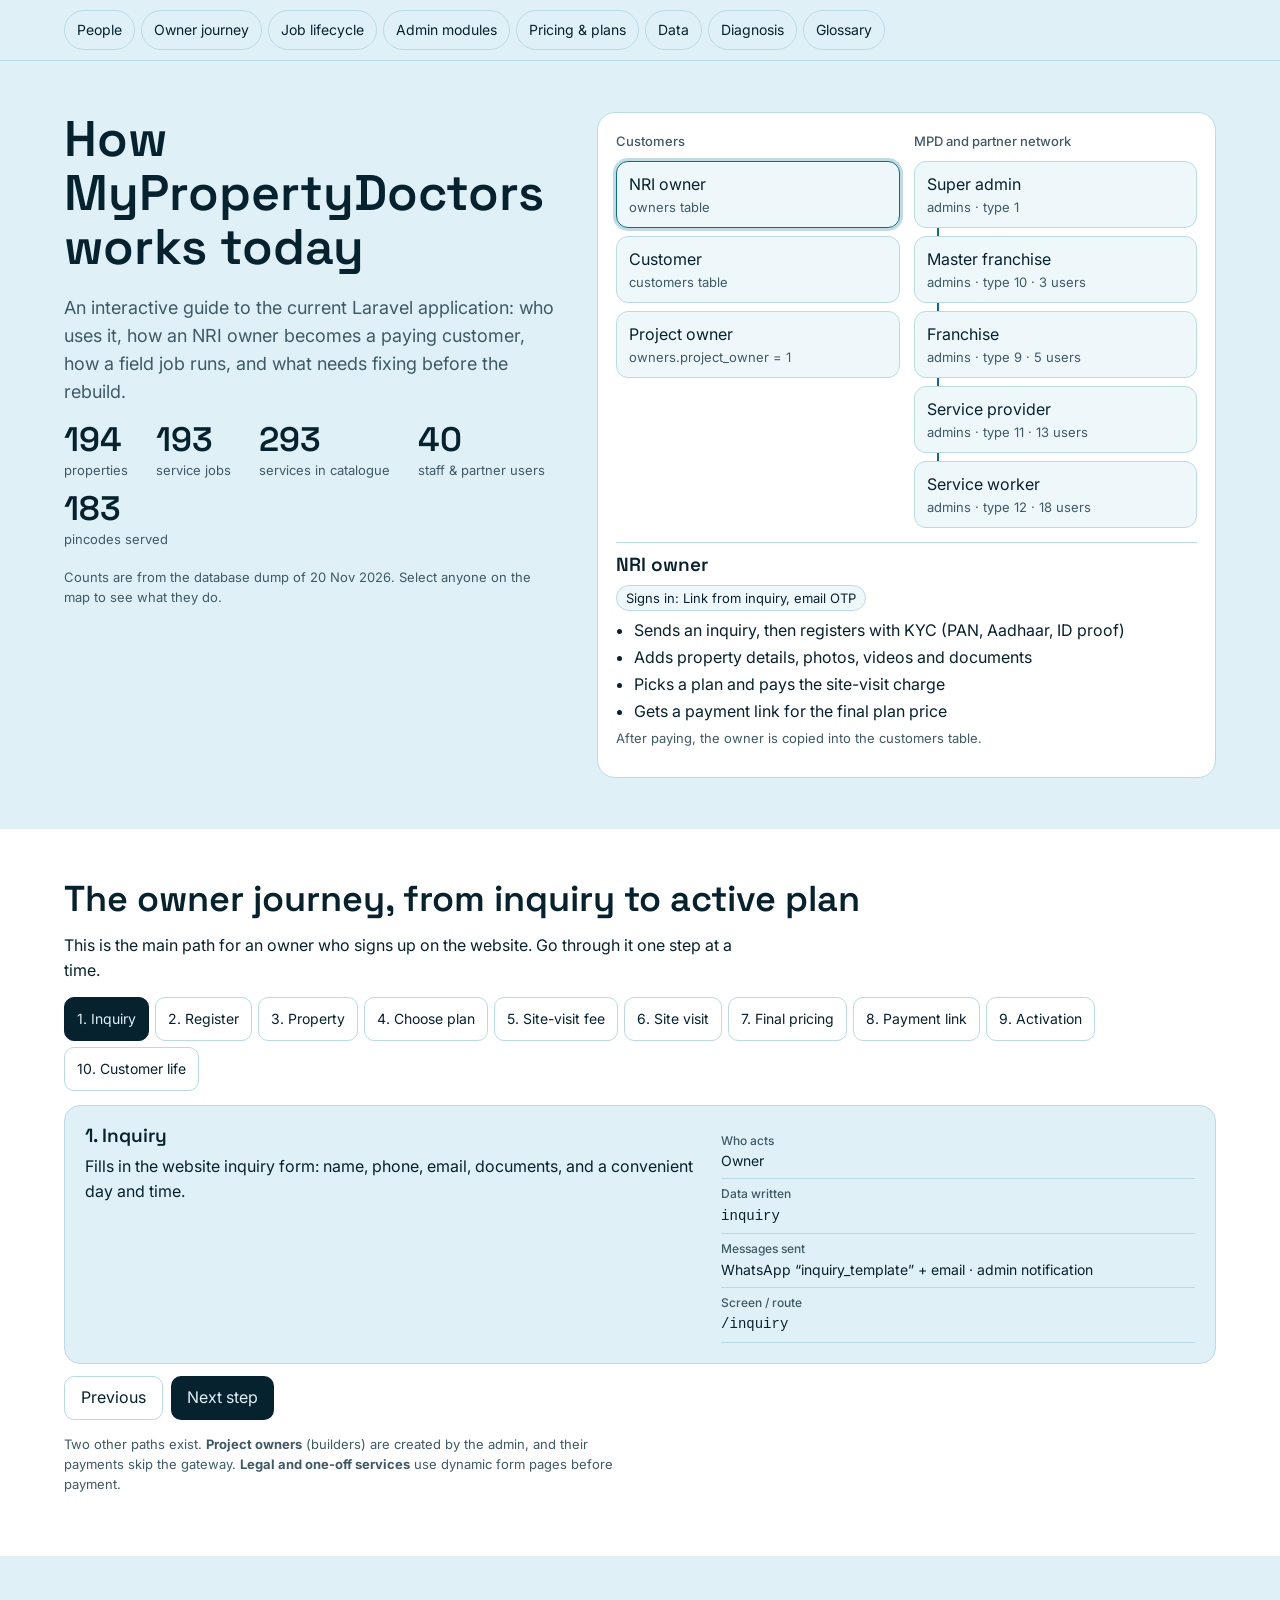
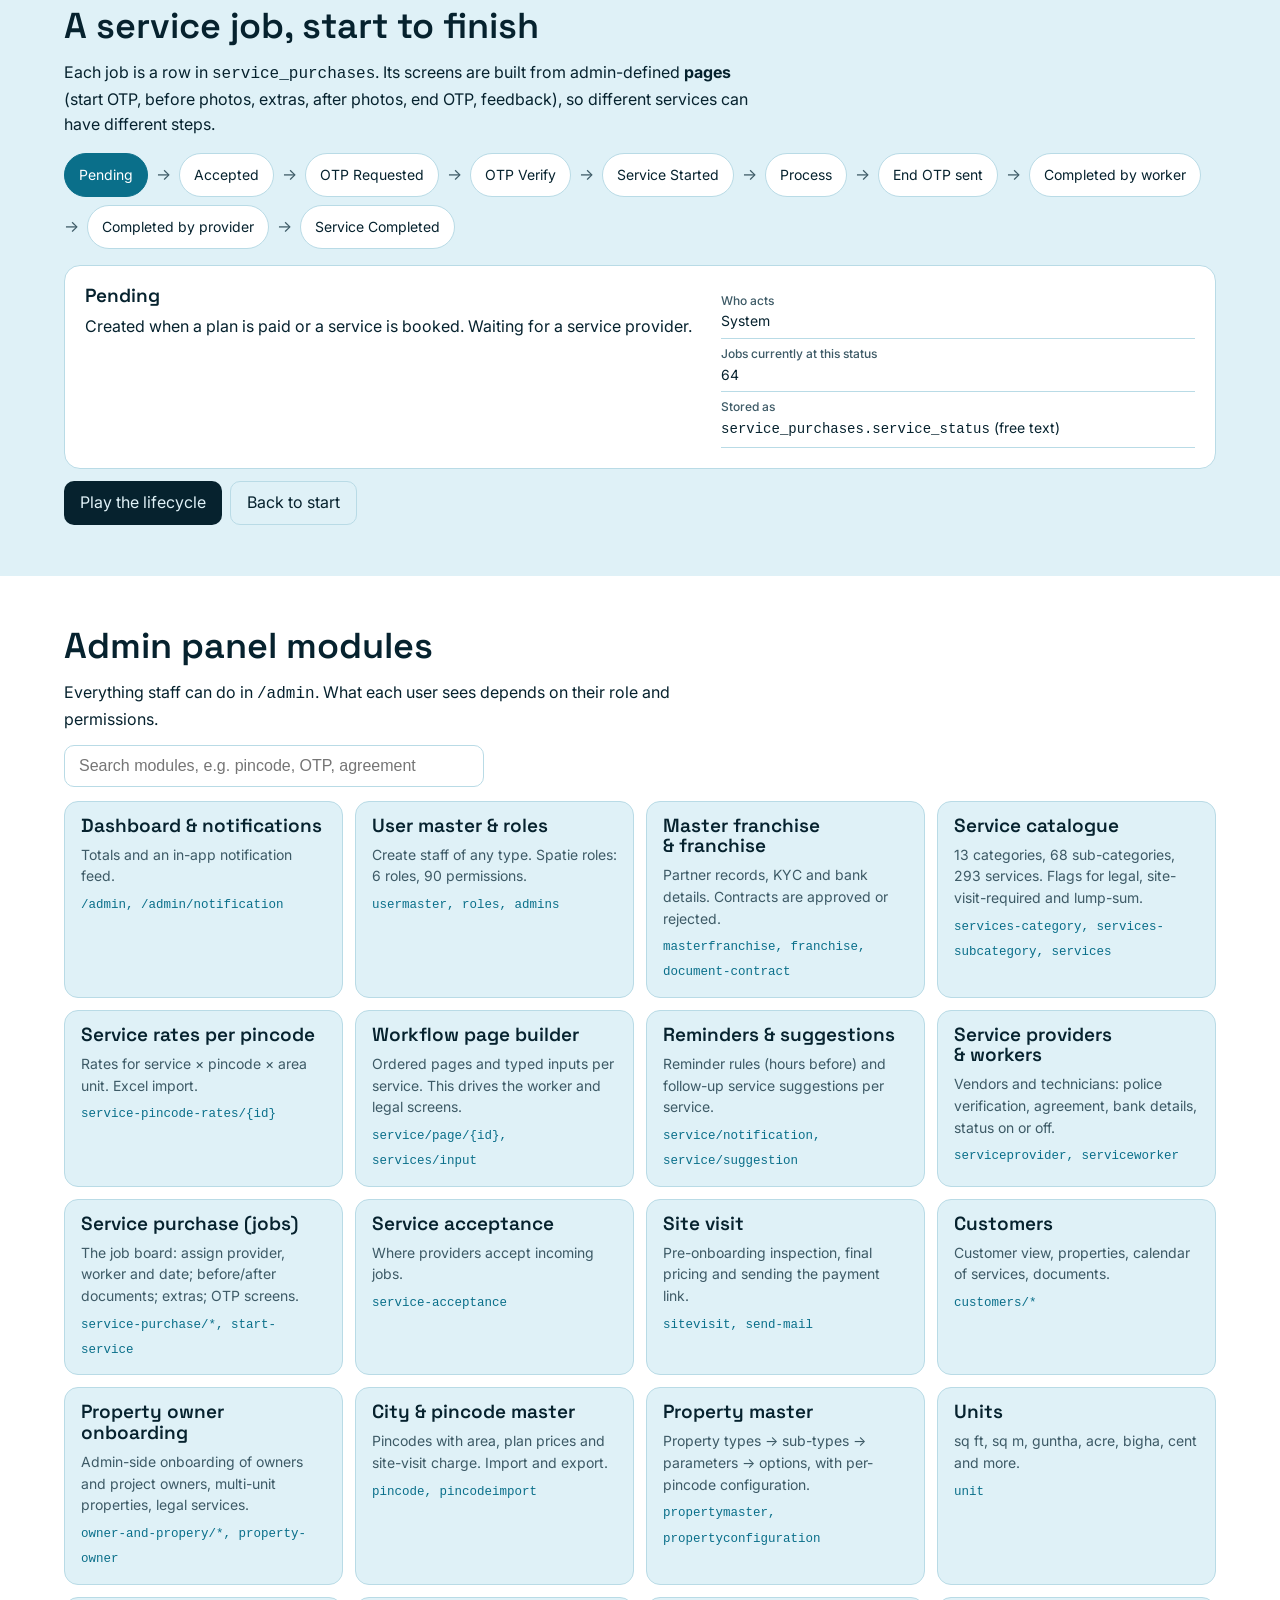
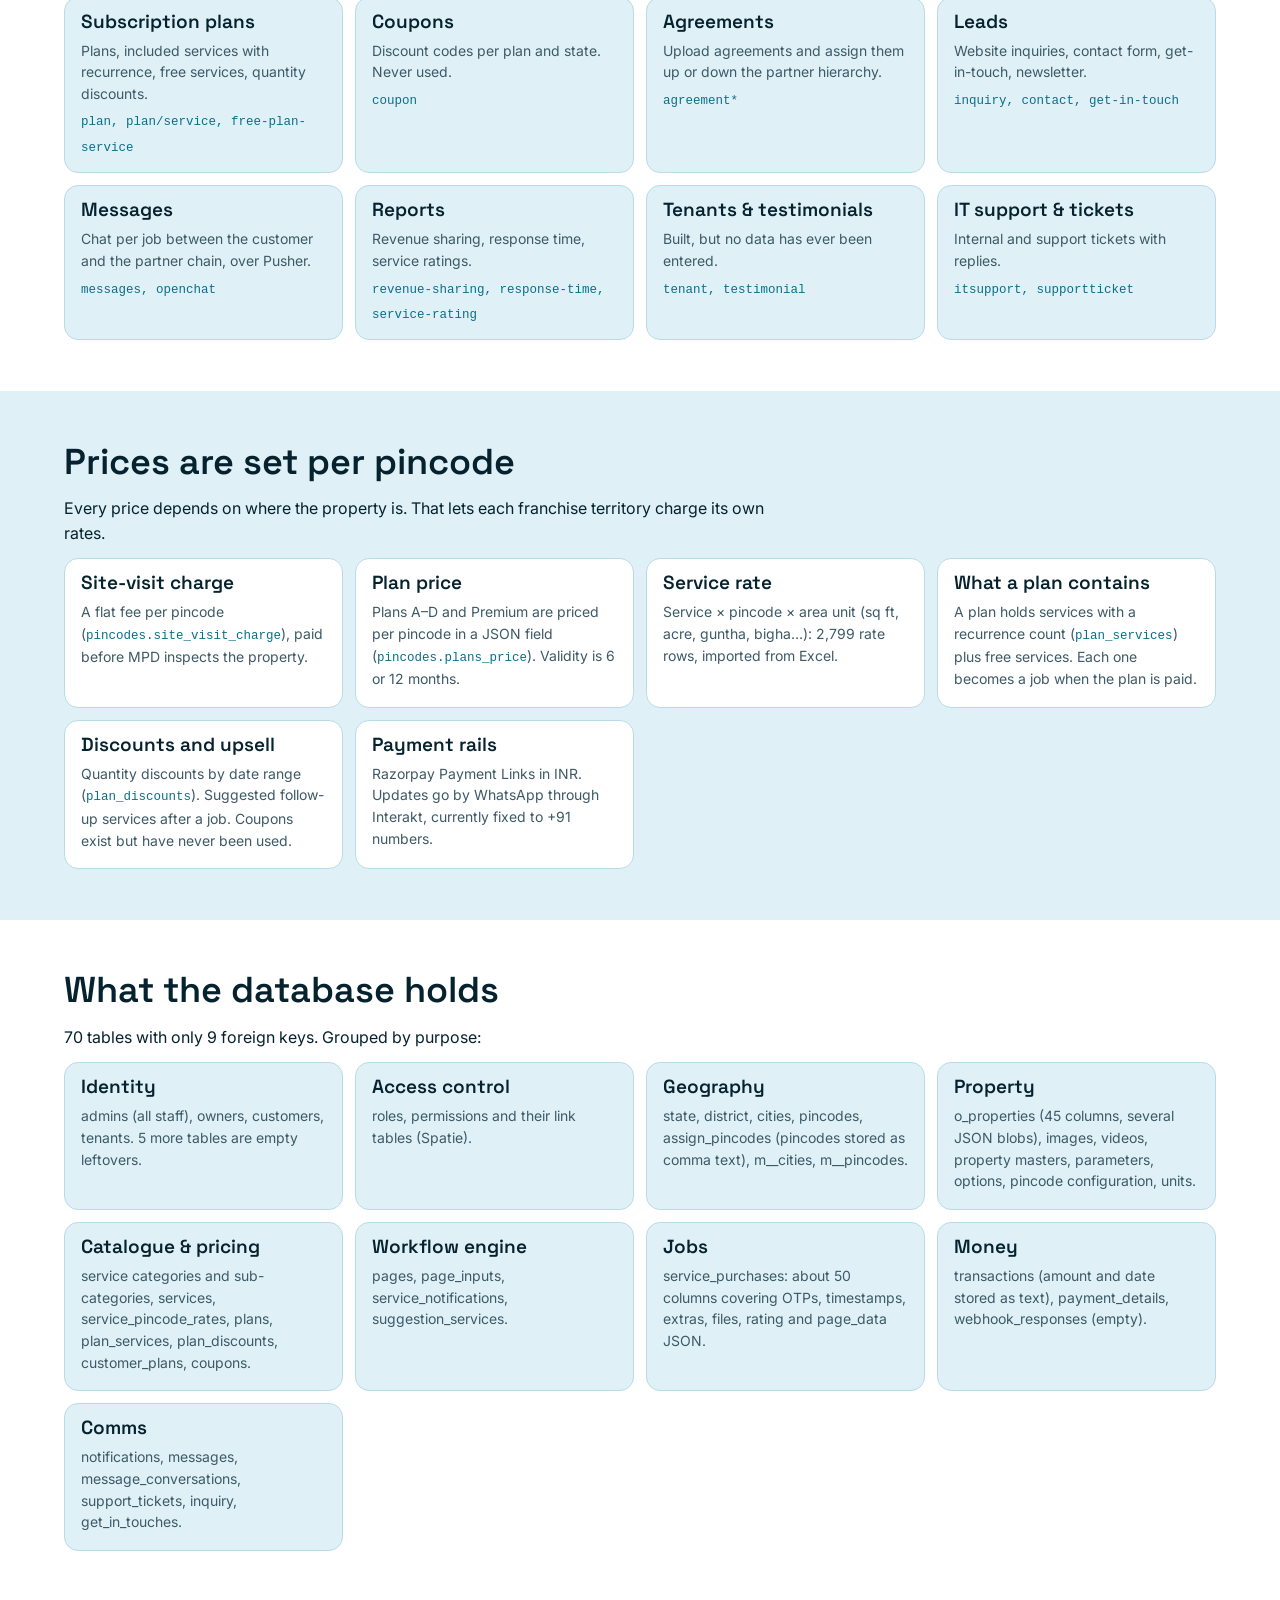
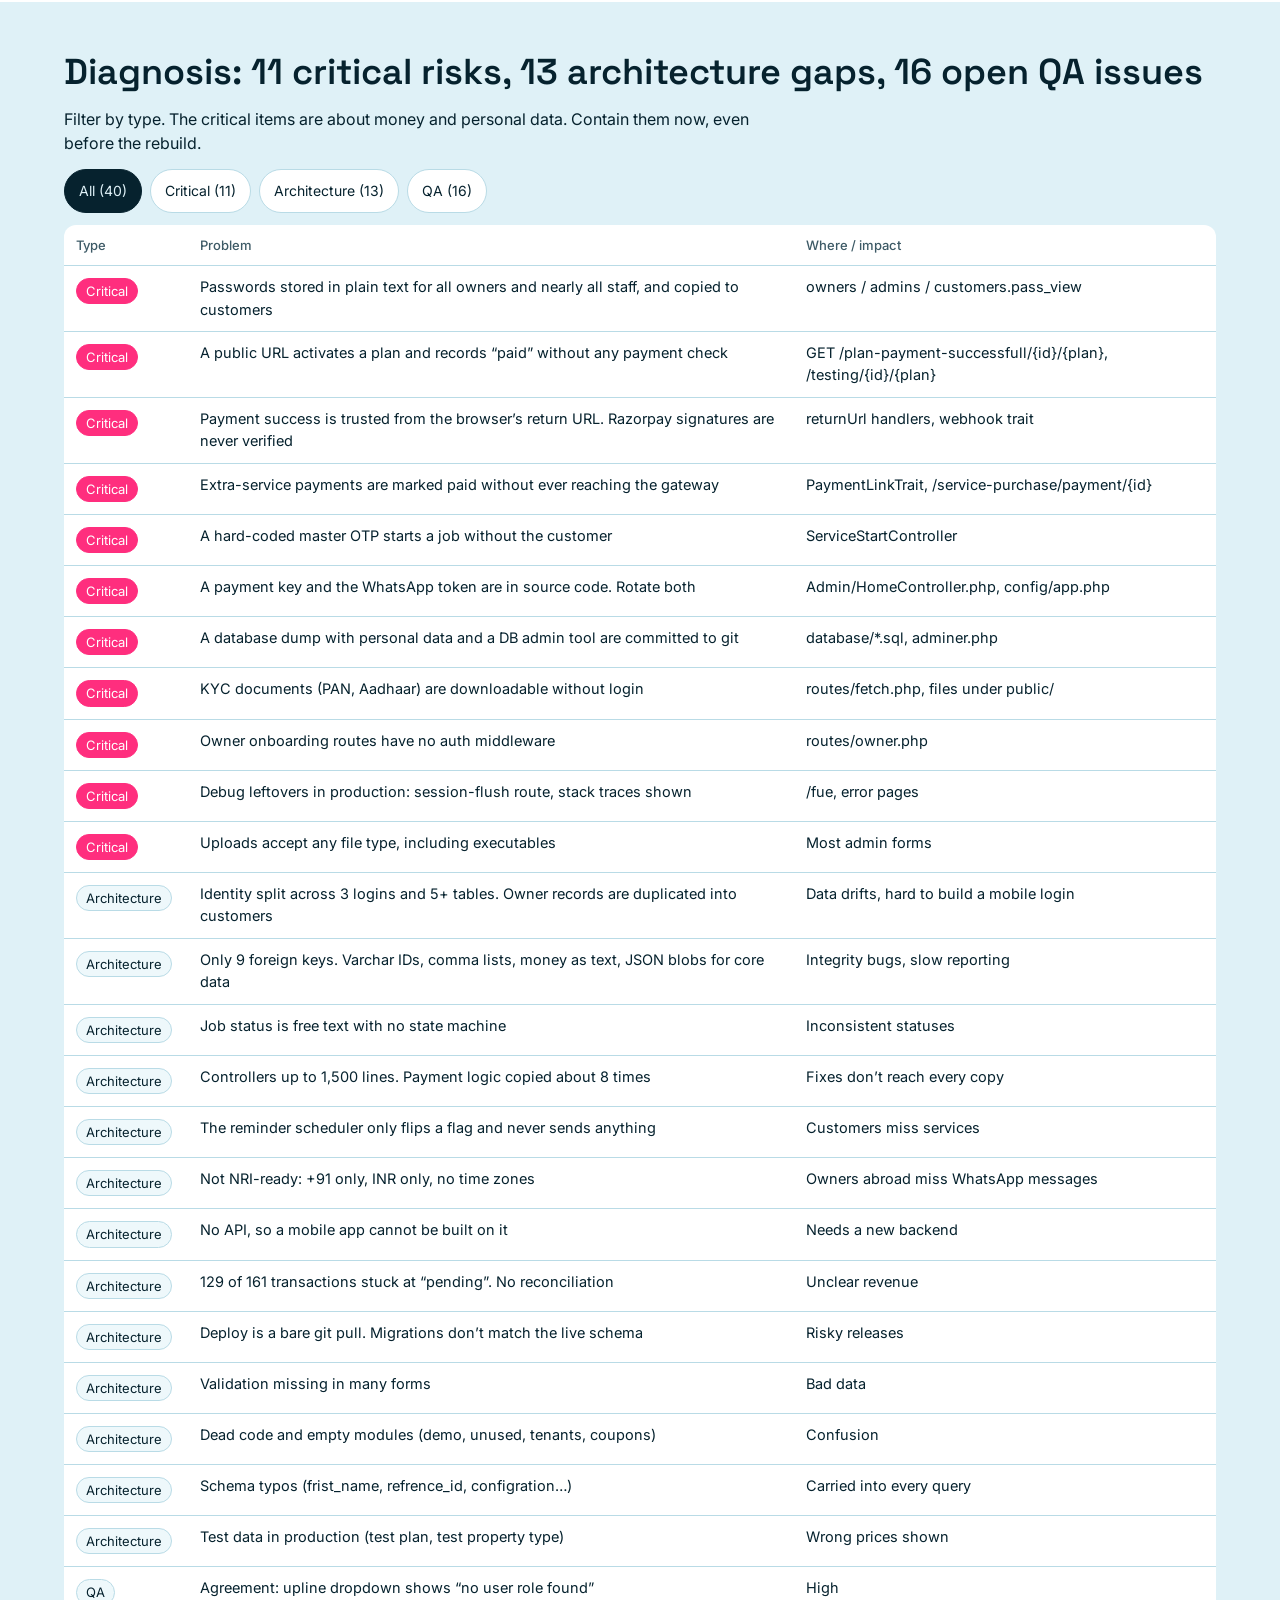
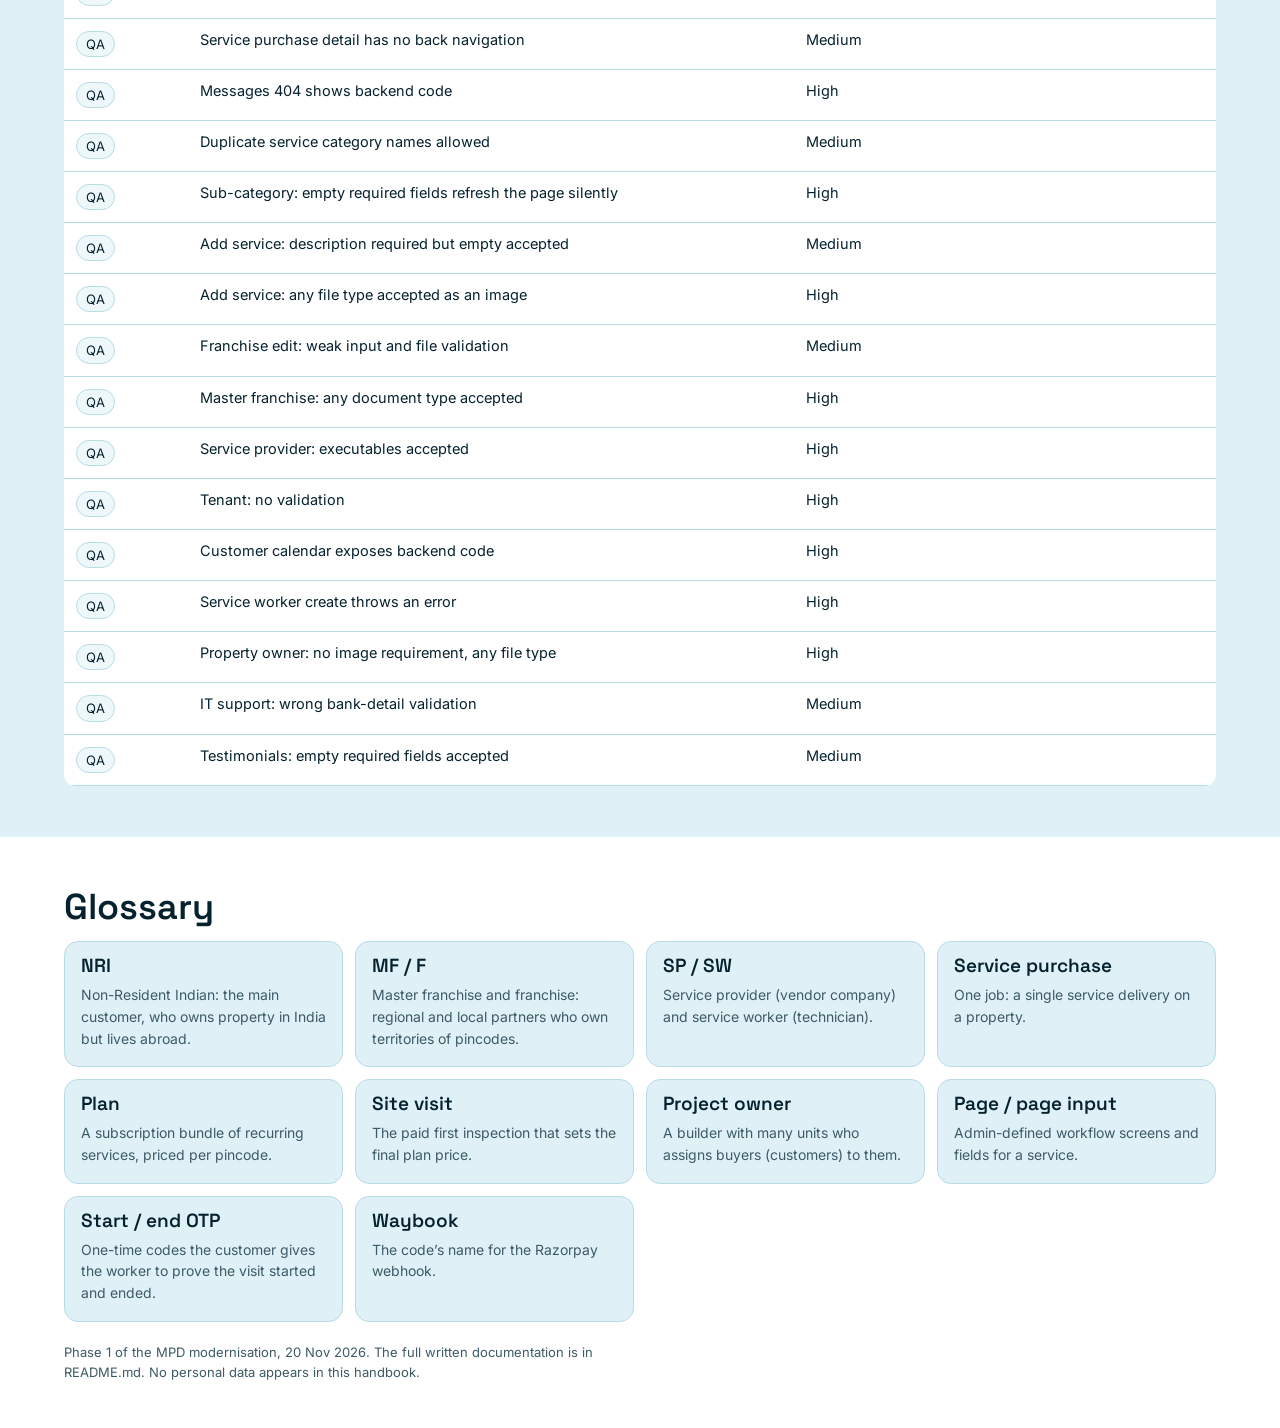
<file: docs/legacy/MPD-Legacy-Handbook.html>
<!DOCTYPE html>
<html lang="en">
<head>
<meta charset="utf-8">
<meta name="viewport" content="width=device-width,initial-scale=1">
<title>MPD Current System Handbook</title>
<link rel="preconnect" href="https://fonts.googleapis.com">
<link href="https://fonts.googleapis.com/css2?family=Space+Grotesk:wght@500;600&family=Inter:wght@400;500;600&display=swap" rel="stylesheet">
<style>
/* VOICE: clear field manual for a team about to rebuild; plain, exact, no hype.
   IDEA: a clinic chart for the platform itself (MyPropertyDoctors): who's involved, the journey, the job lifecycle, the diagnosis.
   PICTURE: a clickable map of everyone in the system, from the NRI owner abroad down to the field worker at the property.
   COLOUR and TYPE: ice ground, ink text, one hot-pink accent for critical findings; Space Grotesk headings, Inter body.
   LAYOUT: map first, then journey stepper, lifecycle player, module search, data, pricing, issues filter, glossary. */
:root{color-scheme:light dark;--bg:light-dark(#dff1f7,#06222e);--card:light-dark(#ffffff,#0c3141);--ink:light-dark(#06222e,#e3f3f8);--mute:light-dark(#3d5a66,#9dbdc9);--line:light-dark(#b9dbe6,#1d4a5c);--acc:#ff2e7e;--acc2:light-dark(#0a6f8a,#5cc6e4);--chip:light-dark(#eef8fb,#0f3a4c)}
:root[data-theme=light]{color-scheme:light}:root[data-theme=dark]{color-scheme:dark}
*{box-sizing:border-box;min-width:0}
body{margin:0;background:var(--bg);color:var(--ink);font:16px/1.55 Inter,system-ui,sans-serif;overflow-x:clip}
h1,h2,h3{font-family:"Space Grotesk",Inter,sans-serif;font-weight:600;line-height:1.08;text-wrap:balance;margin:0 0 .4em}
h1{font-size:clamp(32px,5vw,50px)}h2{font-size:clamp(26px,3.4vw,36px)}h3{font-size:19px}
p{max-width:70ch;margin:.3em 0 .8em}
.band{padding:clamp(28px,4vw,60px) max(5vw,16px)}.wrap{max-width:1240px;margin:0 auto}
.alt{background:var(--card)}
nav.scroll{display:flex;gap:6px;overflow-x:auto;padding:10px max(5vw,16px);border-bottom:1px solid var(--line);background:var(--bg)}
@media(min-width:900px){nav.scroll{position:sticky;top:0;z-index:5}}
nav a{flex:none;color:var(--ink);text-decoration:none;font-size:14px;padding:8px 12px;border-radius:99px;border:1px solid var(--line)}
nav a:hover,nav a:focus-visible{background:var(--chip)}
html{scroll-padding-top:72px}
button{font:inherit;color:inherit;cursor:pointer;min-height:44px}
button:focus-visible,input:focus-visible,a:focus-visible{outline:3px solid var(--acc2);outline-offset:2px}
.lede{font-size:18px;color:var(--mute)}
.stats{display:flex;flex-wrap:wrap;gap:10px 28px;margin:18px 0 0}
.stat b{display:block;font:600 clamp(26px,3vw,34px)/1 "Space Grotesk",sans-serif}.stat span{font-size:13px;color:var(--mute)}
.hero{display:grid;grid-template-columns:minmax(0,1fr) minmax(0,1.25fr);gap:clamp(20px,3vw,44px);align-items:start}
@media(max-width:900px){.hero{grid-template-columns:minmax(0,1fr)}}
.map{background:var(--card);border:1px solid var(--line);border-radius:18px;padding:18px;display:grid;grid-template-columns:minmax(0,1fr) minmax(0,1fr);gap:14px}
.col{display:flex;flex-direction:column;gap:8px}.col h4{margin:0 0 2px;font-size:13px;color:var(--mute);font-weight:500}
.node{text-align:left;background:var(--chip);border:1.5px solid var(--line);border-radius:12px;padding:10px 12px;position:relative}
.node small{display:block;color:var(--mute);font-size:13px}
.node.on{border-color:var(--acc2);box-shadow:0 0 0 3px color-mix(in srgb,var(--acc2) 25%,transparent)}
.chain .node:not(:last-child)::after{content:"";position:absolute;left:22px;bottom:-10px;height:9px;border-left:2px dashed var(--acc2)}
.detail{grid-column:1/-1;border-top:1px solid var(--line);padding-top:12px;min-height:130px}
.detail ul{margin:.3em 0 0;padding-left:1.1em}.detail li{margin:.15em 0}
.pill{display:inline-block;font-size:13px;padding:2px 9px;border-radius:99px;background:var(--chip);border:1px solid var(--line);margin:2px 4px 2px 0;white-space:nowrap}
.pill.crit{background:var(--acc);color:#fff;border-color:var(--acc)}
.steps{display:flex;gap:6px;flex-wrap:wrap;margin:14px 0}
.steps button{background:var(--card);border:1.5px solid var(--line);border-radius:10px;padding:6px 12px;font-size:14px}
.steps button.on{background:var(--ink);color:var(--bg);border-color:var(--ink)}
.panel{background:var(--card);border:1px solid var(--line);border-radius:16px;padding:20px;display:grid;grid-template-columns:minmax(0,1.3fr) minmax(0,1fr);gap:20px}
.alt .panel{background:var(--bg)}
@media(max-width:700px){.panel{grid-template-columns:minmax(0,1fr)}}
.kv{font-size:14px}.kv div{padding:6px 0;border-bottom:1px solid var(--line)}.kv b{display:block;font-size:12px;color:var(--mute);font-weight:500}
.ctrl{display:flex;gap:8px;align-items:center;margin-top:12px}
.ctrl button{background:var(--ink);color:var(--bg);border:0;border-radius:10px;padding:0 16px}
.ctrl button.ghost{background:transparent;color:var(--ink);border:1.5px solid var(--line)}
.lane{display:flex;flex-wrap:wrap;gap:8px;align-items:center;margin:16px 0}
.st{border:1.5px solid var(--line);background:var(--card);border-radius:99px;padding:6px 14px;font-size:14px}
.st.on{background:var(--acc2);color:#fff;border-color:var(--acc2)}
.lane .ar{color:var(--mute)}
.grid{display:grid;grid-template-columns:repeat(auto-fill,minmax(250px,1fr));gap:12px}
.card{background:var(--card);border:1px solid var(--line);border-radius:14px;padding:14px 16px}
.alt .card{background:var(--bg)}
.card p{font-size:14px;margin:.2em 0;color:var(--mute)}.card code{font-size:12.5px;color:var(--acc2)}
input[type=search]{font-size:16px;width:min(420px,100%);padding:11px 14px;border-radius:10px;border:1.5px solid var(--line);background:var(--card);color:var(--ink)}
.filters{display:flex;flex-wrap:wrap;gap:8px;margin:12px 0}
.filters button{border:1.5px solid var(--line);background:var(--card);border-radius:99px;padding:0 14px;font-size:14px}
.filters button.on{background:var(--ink);color:var(--bg);border-color:var(--ink)}
table{width:100%;border-collapse:collapse;font-size:14.5px;background:var(--card);border-radius:12px;overflow:hidden}
th,td{text-align:left;padding:10px 12px;border-bottom:1px solid var(--line);vertical-align:top}
th{font-size:13px;color:var(--mute);font-weight:500}
.note{font-size:13px;color:var(--mute)}
.scroll{overflow-x:auto}code{overflow-wrap:anywhere}
@media(max-width:600px){table{font-size:13px}.stack thead{display:none}.stack tr{display:grid;padding-block:10px}.stack td{display:flow-root;border:0;padding:3px 0;padding-inline-start:8em;text-align:start}.stack td::before{content:attr(data-l);float:inline-start;width:7.5em;margin-inline-start:-8em;white-space:normal;color:var(--mute)}.stack td:empty{display:none}.map{grid-template-columns:minmax(0,1fr)}}
@media(prefers-reduced-motion:no-preference){.st,.node,.steps button{transition:background .2s,border-color .2s,box-shadow .2s}}
</style>
<script>new MutationObserver(()=>{for(const c of document.querySelectorAll('.stack td:not([data-l])')){let i=0,p=c;while(p=p.previousElementSibling)i+=p.colSpan;c.dataset.l=c.closest('table').rows[0].cells[i]?.textContent||''}}).observe(document,{childList:true,subtree:true})</script>
</head>
<body>
<nav class="scroll" aria-label="Sections">
<a href="#people">People</a><a href="#journey">Owner journey</a><a href="#lifecycle">Job lifecycle</a><a href="#modules">Admin modules</a><a href="#pricing">Pricing &amp; plans</a><a href="#data">Data</a><a href="#issues">Diagnosis</a><a href="#glossary">Glossary</a>
</nav>

<section class="band" id="people"><div class="wrap hero">
<div>
<h1>How MyPropertyDoctors works today</h1>
<p class="lede">An interactive guide to the current Laravel application: who uses it, how an NRI owner becomes a paying customer, how a field job runs, and what needs fixing before the rebuild.</p>
<div class="stats">
<div class="stat"><b>194</b><span>properties</span></div>
<div class="stat"><b>193</b><span>service jobs</span></div>
<div class="stat"><b>293</b><span>services in catalogue</span></div>
<div class="stat"><b>40</b><span>staff &amp; partner users</span></div>
<div class="stat"><b>183</b><span>pincodes served</span></div>
</div>
<p class="note" style="margin-top:16px">Counts are from the database dump of 20 Nov 2026. Select anyone on the map to see what they do.</p>
</div>
<div class="map" role="group" aria-label="People in MPD">
<div class="col"><h4>Customers</h4><div id="custNodes" class="col"></div></div>
<div class="col chain"><h4>MPD and partner network</h4><div id="staffNodes" class="col chain"></div></div>
<div class="detail" id="roleDetail" aria-live="polite"></div>
</div>
</div></section>

<section class="band alt" id="journey"><div class="wrap">
<h2>The owner journey, from inquiry to active plan</h2>
<p>This is the main path for an owner who signs up on the website. Go through it one step at a time.</p>
<div class="steps" id="jSteps" role="tablist"></div>
<div class="panel" id="jPanel"></div>
<div class="ctrl"><button class="ghost" id="jPrev">Previous</button><button id="jNext">Next step</button></div>
<p class="note" style="margin-top:14px">Two other paths exist. <b>Project owners</b> (builders) are created by the admin, and their payments skip the gateway. <b>Legal and one-off services</b> use dynamic form pages before payment.</p>
</div></section>

<section class="band" id="lifecycle"><div class="wrap">
<h2>A service job, start to finish</h2>
<p>Each job is a row in <code>service_purchases</code>. Its screens are built from admin-defined <b>pages</b> (start OTP, before photos, extras, after photos, end OTP, feedback), so different services can have different steps.</p>
<div class="lane" id="lane"></div>
<div class="panel" id="sPanel"></div>
<div class="ctrl"><button id="play">Play the lifecycle</button><button class="ghost" id="reset">Back to start</button></div>
</div></section>

<section class="band alt" id="modules"><div class="wrap">
<h2>Admin panel modules</h2>
<p>Everything staff can do in <code>/admin</code>. What each user sees depends on their role and permissions.</p>
<input type="search" id="mSearch" placeholder="Search modules, e.g. pincode, OTP, agreement" aria-label="Search modules">
<div class="grid" id="mGrid" style="margin-top:14px"></div>
<p class="note" id="mEmpty" hidden>No module matches that search.</p>
</div></section>

<section class="band" id="pricing"><div class="wrap">
<h2>Prices are set per pincode</h2>
<p>Every price depends on where the property is. That lets each franchise territory charge its own rates.</p>
<div class="grid">
<div class="card"><h3>Site-visit charge</h3><p>A flat fee per pincode (<code>pincodes.site_visit_charge</code>), paid before MPD inspects the property.</p></div>
<div class="card"><h3>Plan price</h3><p>Plans A–D and Premium are priced per pincode in a JSON field (<code>pincodes.plans_price</code>). Validity is 6 or 12 months.</p></div>
<div class="card"><h3>Service rate</h3><p>Service × pincode × area unit (sq ft, acre, guntha, bigha…): 2,799 rate rows, imported from Excel.</p></div>
<div class="card"><h3>What a plan contains</h3><p>A plan holds services with a recurrence count (<code>plan_services</code>) plus free services. Each one becomes a job when the plan is paid.</p></div>
<div class="card"><h3>Discounts and upsell</h3><p>Quantity discounts by date range (<code>plan_discounts</code>). Suggested follow-up services after a job. Coupons exist but have never been used.</p></div>
<div class="card"><h3>Payment rails</h3><p>Razorpay Payment Links in INR. Updates go by WhatsApp through Interakt, currently fixed to +91 numbers.</p></div>
</div>
</div></section>

<section class="band alt" id="data"><div class="wrap">
<h2>What the database holds</h2>
<p>70 tables with only 9 foreign keys. Grouped by purpose:</p>
<div class="grid" id="dGrid"></div>
</div></section>

<section class="band" id="issues"><div class="wrap">
<h2>Diagnosis: 11 critical risks, 13 architecture gaps, 16 open QA issues</h2>
<p>Filter by type. The critical items are about money and personal data. Contain them now, even before the rebuild.</p>
<div class="filters" id="iFilters"></div>
<div class="scroll"><table class="stack"><thead><tr><th>Type</th><th>Problem</th><th>Where / impact</th></tr></thead><tbody id="iBody"></tbody></table></div>
</div></section>

<section class="band alt" id="glossary"><div class="wrap">
<h2>Glossary</h2>
<div class="grid" id="gGrid"></div>
<p class="note" style="margin-top:20px">Phase 1 of the MPD modernisation, 20 Nov 2026. The full written documentation is in README.md. No personal data appears in this handbook.</p>
</div></section>

<script>
{
const $=s=>document.querySelector(s);
const roles=[
{id:'owner',side:'c',name:'NRI owner',sub:'owners table',login:'Link from inquiry, email OTP',does:['Sends an inquiry, then registers with KYC (PAN, Aadhaar, ID proof)','Adds property details, photos, videos and documents','Picks a plan and pays the site-visit charge','Gets a payment link for the final plan price'],note:'After paying, the owner is copied into the customers table.'},
{id:'cust',side:'c',name:'Customer',sub:'customers table',login:'/login',does:['Dashboard of properties and upcoming plan services','Books add-on services and buys extra plan quantity','Gives the start and end OTP to the worker on site','Chats about a job, rates it, and sees agreements'],note:'Either an owner who has paid, or a buyer assigned by a project owner.'},
{id:'proj',side:'c',name:'Project owner',sub:'owners.project_owner = 1',login:'Created by admin',does:['Builder or developer with many units under one parent property','Assigns customers to units and uploads their documents','Buys legal and other services for the project'],note:'Payments in this flow are marked paid without going through Razorpay.'},
{id:'admin',side:'s',name:'Super admin',sub:'admins · type 1',login:'/admin/login',does:['Sets up masters: cities, pincodes, property types, units, services, plans','Prices site visits, plans and services per pincode','Runs site visits, sends payment links, assigns providers','Reports on revenue sharing, response time and ratings']},
{id:'mf',side:'s',name:'Master franchise',sub:'admins · type 10 · 3 users',login:'/admin/login',does:['Regional partner that owns a set of cities and pincodes','Manages the franchises below it','Uploads KYC and contract documents for approval']},
{id:'fr',side:'s',name:'Franchise',sub:'admins · type 9 · 5 users',login:'/admin/login',does:['Local partner under a master franchise','Sees the providers, jobs and customers in its area']},
{id:'sp',side:'s',name:'Service provider',sub:'admins · type 11 · 13 users',login:'/admin/login (self-registers)',does:['Vendor company that gets jobs matched by pincode','Accepts jobs, sets the date and time, assigns a worker','Marks jobs "Completed By Service Provider"']},
{id:'sw',side:'s',name:'Service worker',sub:'admins · type 12 · 18 users',login:'/admin/login',does:['Field technician who visits the property','Requests and checks the customer’s start OTP','Uploads before and after photos, adds extra work or material cost','Closes the job with the end OTP']}
];
const node=r=>`<button class="node" data-r="${r.id}" aria-pressed="false">${r.name}<small>${r.sub}</small></button>`;
$('#custNodes').innerHTML=roles.filter(r=>r.side=='c').map(node).join('');
$('#staffNodes').innerHTML=roles.filter(r=>r.side=='s').map(node).join('');
function showRole(id){const r=roles.find(x=>x.id==id);document.querySelectorAll('.node').forEach(n=>{const on=n.dataset.r==id;n.classList.toggle('on',on);n.setAttribute('aria-pressed',on)});
$('#roleDetail').innerHTML=`<h3>${r.name}</h3><span class="pill">Signs in: ${r.login}</span><ul>${r.does.map(d=>`<li>${d}</li>`).join('')}</ul>${r.note?`<p class="note">${r.note}</p>`:''}`}
document.querySelectorAll('.node').forEach(n=>n.addEventListener('click',()=>showRole(n.dataset.r)));
showRole('owner');

const journey=[
['Inquiry','Owner','Fills in the website inquiry form: name, phone, email, documents, and a convenient day and time.','inquiry','WhatsApp “inquiry_template” + email · admin notification','/inquiry'],
['Register','Owner','Opens their personal link, verifies an email OTP and adds KYC: PAN, Aadhaar, ID proof, address.','owners','WhatsApp “owner_otp” + email','/owner_index/{inquiry}'],
['Property','Owner','Chooses the property type and sub-type. The form fields come from the Property Master for that pincode. Adds area, rooms, building age, photos and videos.','o_properties','—','/owners/property'],
['Choose plan','Owner','Sees the plans and prices for their pincode and picks one.','o_properties.selected_plan','—','/owners/plan'],
['Site-visit fee','Owner','Pays the pincode’s site-visit charge through a Razorpay payment link.','transactions','“service_payment_success” on return','/owners/site'],
['Site visit','Admin → worker','Admin assigns a worker, who inspects the property and fills in a condition report. The system generates a PDF.','site report (PDF)','Email to admin','/sitevisit/{…}'],
['Final pricing','Admin','Admin updates the property with real photos and area, then sets the final plan price and first-time services.','o_properties.plans_price, first_time_services','—','/admin/sitevisit/{id}/edit'],
['Payment link','Admin → owner','Admin sends the plan payment link.','transactions','WhatsApp “customer_plan_payment_link” + email','/admin/send-mail/{id}/{sp}'],
['Activation','System','After payment, the owner is copied into customers, one job is created per included service and recurrence, and login details are sent.','customers, service_purchases, customer_plans','WhatsApp “customer_register” + password email','/plan-payment-successfull/{id}/{plan}'],
['Customer life','Customer','Logs in to follow services, book add-ons, extend plans, chat, see agreements and rate jobs.','service_purchases, messages','Reminders (stored but not actually sent)','/profile']
];
let ji=0;
$('#jSteps').innerHTML=journey.map((j,i)=>`<button role="tab" data-i="${i}">${i+1}. ${j[0]}</button>`).join('');
function showJ(i){ji=i;const j=journey[i];document.querySelectorAll('#jSteps button').forEach(b=>{const on=+b.dataset.i==i;b.classList.toggle('on',on);b.setAttribute('aria-selected',on)});
$('#jPanel').innerHTML=`<div><h3>${i+1}. ${j[0]}</h3><p>${j[2]}</p></div><div class="kv"><div><b>Who acts</b>${j[1]}</div><div><b>Data written</b><code>${j[3]}</code></div><div><b>Messages sent</b>${j[4]}</div><div><b>Screen / route</b><code>${j[5]}</code></div></div>`;
$('#jPrev').disabled=i==0;$('#jNext').textContent=i==journey.length-1?'Start again':'Next step'}
document.querySelectorAll('#jSteps button').forEach(b=>b.addEventListener('click',()=>showJ(+b.dataset.i)));
$('#jNext').addEventListener('click',()=>showJ((ji+1)%journey.length));
$('#jPrev').addEventListener('click',()=>showJ(Math.max(0,ji-1)));
showJ(0);

const states=[
['Pending','Created when a plan is paid or a service is booked. Waiting for a service provider.','System',64],
['Accepted','The service provider accepts the job in Service Acceptance, then sets the date and time and assigns a worker.','Service provider',9],
['OTP Requested','On site, the worker asks for the start OTP, which goes to the customer by WhatsApp and email.','Worker',0],
['OTP Verify','The customer reads out the OTP and the worker enters it. A hard-coded master OTP can also be used, which records “Static OTP Verify”. That is a security gap.','Worker + customer',0],
['Service Started','The worker uploads before photos and works through the service’s dynamic pages.','Worker',0],
['Process','Extra work or material was needed. A payment link goes to the customer, and the job waits until it is paid or skipped.','Worker → customer',0],
['End OTP sent','The worker uploads after photos and requests the end OTP.','Worker',0],
['Completed by worker','The end OTP is verified.','Worker + customer',1],
['Completed by provider','The service provider confirms the job is done. Most finished jobs stop at this status.','Service provider',111],
['Service Completed','Final close-out. The customer rates the job from 1 to 5 and can add a comment.','Admin / customer',8]
];
let si=0,timer=null;
$('#lane').innerHTML=states.map((s,i)=>`<button class="st" data-i="${i}">${s[0]}</button>${i<states.length-1?'<span class="ar" aria-hidden="true">→</span>':''}`).join('');
function showS(i){si=i;const s=states[i];document.querySelectorAll('.st').forEach(b=>b.classList.toggle('on',+b.dataset.i==i));
$('#sPanel').innerHTML=`<div><h3>${s[0]}</h3><p>${s[1]}</p></div><div class="kv"><div><b>Who acts</b>${s[2]}</div><div><b>Jobs currently at this status</b>${s[3]||'—'}</div><div><b>Stored as</b><code>service_purchases.service_status</code> (free text)</div></div>`}
document.querySelectorAll('.st').forEach(b=>b.addEventListener('click',()=>{stop();showS(+b.dataset.i)}));
function stop(){clearInterval(timer);timer=null;$('#play').textContent='Play the lifecycle'}
$('#play').addEventListener('click',()=>{if(timer){stop();return}$('#play').textContent='Pause';timer=setInterval(()=>{if(si>=states.length-1){stop();return}showS(si+1)},1800)});
$('#reset').addEventListener('click',()=>{stop();showS(0)});
showS(0);

const mods=[
['Dashboard & notifications','Totals and an in-app notification feed.','/admin, /admin/notification'],
['User master & roles','Create staff of any type. Spatie roles: 6 roles, 90 permissions.','usermaster, roles, admins'],
['Master franchise & franchise','Partner records, KYC and bank details. Contracts are approved or rejected.','masterfranchise, franchise, document-contract'],
['Service catalogue','13 categories, 68 sub-categories, 293 services. Flags for legal, site-visit-required and lump-sum.','services-category, services-subcategory, services'],
['Service rates per pincode','Rates for service × pincode × area unit. Excel import.','service-pincode-rates/{id}'],
['Workflow page builder','Ordered pages and typed inputs per service. This drives the worker and legal screens.','service/page/{id}, services/input'],
['Reminders & suggestions','Reminder rules (hours before) and follow-up service suggestions per service.','service/notification, service/suggestion'],
['Service providers & workers','Vendors and technicians: police verification, agreement, bank details, status on or off.','serviceprovider, serviceworker'],
['Service purchase (jobs)','The job board: assign provider, worker and date; before/after documents; extras; OTP screens.','service-purchase/*, start-service'],
['Service acceptance','Where providers accept incoming jobs.','service-acceptance'],
['Site visit','Pre-onboarding inspection, final pricing and sending the payment link.','sitevisit, send-mail'],
['Customers','Customer view, properties, calendar of services, documents.','customers/*'],
['Property owner onboarding','Admin-side onboarding of owners and project owners, multi-unit properties, legal services.','owner-and-propery/*, property-owner'],
['City & pincode master','Pincodes with area, plan prices and site-visit charge. Import and export.','pincode, pincodeimport'],
['Property master','Property types → sub-types → parameters → options, with per-pincode configuration.','propertymaster, propertyconfiguration'],
['Units','sq ft, sq m, guntha, acre, bigha, cent and more.','unit'],
['Subscription plans','Plans, included services with recurrence, free services, quantity discounts.','plan, plan/service, free-plan-service'],
['Coupons','Discount codes per plan and state. Never used.','coupon'],
['Agreements','Upload agreements and assign them up or down the partner hierarchy.','agreement*'],
['Leads','Website inquiries, contact form, get-in-touch, newsletter.','inquiry, contact, get-in-touch'],
['Messages','Chat per job between the customer and the partner chain, over Pusher.','messages, openchat'],
['Reports','Revenue sharing, response time, service ratings.','revenue-sharing, response-time, service-rating'],
['Tenants & testimonials','Built, but no data has ever been entered.','tenant, testimonial'],
['IT support & tickets','Internal and support tickets with replies.','itsupport, supportticket']
];
function drawM(){const q=$('#mSearch').value.trim().toLowerCase();const list=mods.filter(m=>m.join(' ').toLowerCase().includes(q));
$('#mGrid').innerHTML=list.map(m=>`<div class="card"><h3>${m[0]}</h3><p>${m[1]}</p><code>${m[2]}</code></div>`).join('');$('#mEmpty').hidden=list.length>0}
$('#mSearch').addEventListener('input',drawM);drawM();

const data=[
['Identity','admins (all staff), owners, customers, tenants. 5 more tables are empty leftovers.'],
['Access control','roles, permissions and their link tables (Spatie).'],
['Geography','state, district, cities, pincodes, assign_pincodes (pincodes stored as comma text), m__cities, m__pincodes.'],
['Property','o_properties (45 columns, several JSON blobs), images, videos, property masters, parameters, options, pincode configuration, units.'],
['Catalogue & pricing','service categories and sub-categories, services, service_pincode_rates, plans, plan_services, plan_discounts, customer_plans, coupons.'],
['Workflow engine','pages, page_inputs, service_notifications, suggestion_services.'],
['Jobs','service_purchases: about 50 columns covering OTPs, timestamps, extras, files, rating and page_data JSON.'],
['Money','transactions (amount and date stored as text), payment_details, webhook_responses (empty).'],
['Comms','notifications, messages, message_conversations, support_tickets, inquiry, get_in_touches.']
];
$('#dGrid').innerHTML=data.map(d=>`<div class="card"><h3>${d[0]}</h3><p>${d[1]}</p></div>`).join('');

const issues=[
['Critical','Passwords stored in plain text for all owners and nearly all staff, and copied to customers','owners / admins / customers.pass_view'],
['Critical','A public URL activates a plan and records “paid” without any payment check','GET /plan-payment-successfull/{id}/{plan}, /testing/{id}/{plan}'],
['Critical','Payment success is trusted from the browser’s return URL. Razorpay signatures are never verified','returnUrl handlers, webhook trait'],
['Critical','Extra-service payments are marked paid without ever reaching the gateway','PaymentLinkTrait, /service-purchase/payment/{id}'],
['Critical','A hard-coded master OTP starts a job without the customer','ServiceStartController'],
['Critical','A payment key and the WhatsApp token are in source code. Rotate both','Admin/HomeController.php, config/app.php'],
['Critical','A database dump with personal data and a DB admin tool are committed to git','database/*.sql, adminer.php'],
['Critical','KYC documents (PAN, Aadhaar) are downloadable without login','routes/fetch.php, files under public/'],
['Critical','Owner onboarding routes have no auth middleware','routes/owner.php'],
['Critical','Debug leftovers in production: session-flush route, stack traces shown','/fue, error pages'],
['Critical','Uploads accept any file type, including executables','Most admin forms'],
['Architecture','Identity split across 3 logins and 5+ tables. Owner records are duplicated into customers','Data drifts, hard to build a mobile login'],
['Architecture','Only 9 foreign keys. Varchar IDs, comma lists, money as text, JSON blobs for core data','Integrity bugs, slow reporting'],
['Architecture','Job status is free text with no state machine','Inconsistent statuses'],
['Architecture','Controllers up to 1,500 lines. Payment logic copied about 8 times','Fixes don’t reach every copy'],
['Architecture','The reminder scheduler only flips a flag and never sends anything','Customers miss services'],
['Architecture','Not NRI-ready: +91 only, INR only, no time zones','Owners abroad miss WhatsApp messages'],
['Architecture','No API, so a mobile app cannot be built on it','Needs a new backend'],
['Architecture','129 of 161 transactions stuck at “pending”. No reconciliation','Unclear revenue'],
['Architecture','Deploy is a bare git pull. Migrations don’t match the live schema','Risky releases'],
['Architecture','Validation missing in many forms','Bad data'],
['Architecture','Dead code and empty modules (demo, unused, tenants, coupons)','Confusion'],
['Architecture','Schema typos (frist_name, refrence_id, configration…)','Carried into every query'],
['Architecture','Test data in production (test plan, test property type)','Wrong prices shown'],
['QA','Agreement: upline dropdown shows “no user role found”','High'],['QA','Service purchase detail has no back navigation','Medium'],['QA','Messages 404 shows backend code','High'],['QA','Duplicate service category names allowed','Medium'],['QA','Sub-category: empty required fields refresh the page silently','High'],['QA','Add service: description required but empty accepted','Medium'],['QA','Add service: any file type accepted as an image','High'],['QA','Franchise edit: weak input and file validation','Medium'],['QA','Master franchise: any document type accepted','High'],['QA','Service provider: executables accepted','High'],['QA','Tenant: no validation','High'],['QA','Customer calendar exposes backend code','High'],['QA','Service worker create throws an error','High'],['QA','Property owner: no image requirement, any file type','High'],['QA','IT support: wrong bank-detail validation','Medium'],['QA','Testimonials: empty required fields accepted','Medium']
];
let f='All';const types=['All','Critical','Architecture','QA'];
$('#iFilters').innerHTML=types.map(t=>`<button data-t="${t}">${t} (${t=='All'?issues.length:issues.filter(i=>i[0]==t).length})</button>`).join('');
function drawI(){document.querySelectorAll('#iFilters button').forEach(b=>{b.classList.toggle('on',b.dataset.t==f);b.setAttribute('aria-pressed',b.dataset.t==f)});
$('#iBody').innerHTML=issues.filter(i=>f=='All'||i[0]==f).map(i=>`<tr><td><span class="pill ${i[0]=='Critical'?'crit':''}">${i[0]}</span></td><td>${i[1]}</td><td>${i[2]}</td></tr>`).join('')}
document.querySelectorAll('#iFilters button').forEach(b=>b.addEventListener('click',()=>{f=b.dataset.t;drawI()}));drawI();

const gloss=[['NRI','Non-Resident Indian: the main customer, who owns property in India but lives abroad.'],['MF / F','Master franchise and franchise: regional and local partners who own territories of pincodes.'],['SP / SW','Service provider (vendor company) and service worker (technician).'],['Service purchase','One job: a single service delivery on a property.'],['Plan','A subscription bundle of recurring services, priced per pincode.'],['Site visit','The paid first inspection that sets the final plan price.'],['Project owner','A builder with many units who assigns buyers (customers) to them.'],['Page / page input','Admin-defined workflow screens and fields for a service.'],['Start / end OTP','One-time codes the customer gives the worker to prove the visit started and ended.'],['Waybook','The code’s name for the Razorpay webhook.']];
$('#gGrid').innerHTML=gloss.map(g=>`<div class="card"><h3>${g[0]}</h3><p>${g[1]}</p></div>`).join('');
}
</script>
</body>
</html>
</file>
<file: engineering/engineering.css>
/* MPD Engineering Handbook: plain CSS, no build step. */
:root{--bg:#f5f7fb;--card:#fff;--fg:#14213d;--muted:#58647f;--line:#d9e0ee;--pri:#1d4991;--pri-soft:#e8eef8;--ok:#1f7a4d;--ok-soft:#e3f4ea;--warn:#9a5b00;--warn-soft:#fff2dc;--bad:#b3261e;--bad-soft:#fdeae8;--code:#0e1830;--codefg:#d7e3ff;--api:#5b3fb0;--api-soft:#efeafb;--db:#0f6b6b;--db-soft:#e2f3f3;--worker:#a0480f;--worker-soft:#fdeee2}
@media (prefers-color-scheme:dark){:root{--bg:#0d1322;--card:#151d33;--fg:#e8eefc;--muted:#9aa8c9;--line:#26304c;--pri:#82a8f0;--pri-soft:#1b2745;--ok:#5cc78f;--ok-soft:#14301f;--warn:#f0b24d;--warn-soft:#33270f;--bad:#ff8d85;--bad-soft:#3a1714;--code:#080e1c;--codefg:#cfe0ff;--api:#b5a1f5;--api-soft:#261f45;--db:#6fd6d6;--db-soft:#0f2d2d;--worker:#f3a36a;--worker-soft:#35200f}}
*{box-sizing:border-box}
html{scroll-behavior:smooth}
body{margin:0;background:var(--bg);color:var(--fg);font:16px/1.7 system-ui,"Segoe UI",Roboto,sans-serif}
a{color:var(--pri)}
header.top{background:#1d4991;color:#fff;padding:26px 22px}
header.top h1{margin:0 0 6px;font-size:1.7rem}
header.top p{margin:0;max-width:62rem;opacity:.96}
.layout{display:grid;grid-template-columns:16rem minmax(0,1fr);gap:26px;max-width:84rem;margin:0 auto;padding:20px}
nav.side{position:sticky;top:10px;align-self:start;max-height:calc(100vh - 20px);overflow:auto;font-size:.9rem;padding-right:4px}
nav.side input{width:100%;padding:8px 10px;border:1px solid var(--line);border-radius:8px;background:var(--card);color:var(--fg);margin-bottom:8px;font:inherit}
nav.side a{display:block;padding:6px 10px;border-radius:8px;text-decoration:none;color:var(--fg)}
nav.side a:hover,nav.side a.on{background:var(--pri-soft);color:var(--pri)}
nav.side .grp{font-size:.72rem;text-transform:uppercase;letter-spacing:.06em;color:var(--muted);margin:12px 10px 2px}
main{min-width:0}
section{background:var(--card);border:1px solid var(--line);border-radius:14px;padding:24px 26px;margin:0 0 24px}
h2{margin:0 0 4px;font-size:1.4rem}
h3{margin:26px 0 6px;font-size:1.1rem}
h4{margin:14px 0 4px}
.lead{color:var(--muted);margin:0 0 14px}
code{background:var(--pri-soft);padding:1px 6px;border-radius:6px;font-size:.87em;word-break:break-word}
pre{background:var(--code);color:var(--codefg);padding:14px 16px;border-radius:10px;overflow:auto;font-size:.84rem;line-height:1.55}
pre code{background:none;padding:0;color:inherit}
table{border-collapse:collapse;width:100%;font-size:.92rem;margin:10px 0}
th,td{border:1px solid var(--line);padding:8px 10px;text-align:left;vertical-align:top}
th{background:var(--pri-soft)}
.note,.warn,.tip{border-left:4px solid var(--pri);background:var(--pri-soft);padding:10px 14px;border-radius:8px;margin:14px 0}
.warn{border-color:var(--warn);background:var(--warn-soft)}
.tip{border-color:var(--ok);background:var(--ok-soft)}
.pill{display:inline-block;padding:1px 9px;border-radius:99px;font-size:.76rem;margin-right:4px;background:var(--pri-soft);color:var(--pri);white-space:nowrap}
.pill.api{background:var(--api-soft);color:var(--api)}.pill.db{background:var(--db-soft);color:var(--db)}.pill.worker{background:var(--worker-soft);color:var(--worker)}.pill.ok{background:var(--ok-soft);color:var(--ok)}.pill.warn{background:var(--warn-soft);color:var(--warn)}.pill.bad{background:var(--bad-soft);color:var(--bad)}
.tabs{display:flex;flex-wrap:wrap;gap:6px;margin:10px 0}
.tabs button,.btn{border:1px solid var(--line);background:var(--card);color:var(--fg);padding:8px 13px;border-radius:10px;cursor:pointer;font:inherit}
.tabs button[aria-selected=true],.btn.pri{background:var(--pri);color:#fff;border-color:var(--pri)}
.btn:disabled{opacity:.5;cursor:not-allowed}
.panel{border:1px solid var(--line);border-radius:12px;padding:14px 18px;background:var(--bg)}
.cols{display:grid;grid-template-columns:1fr 1fr;gap:16px}
.cols3{display:grid;grid-template-columns:repeat(3,1fr);gap:14px}
.box{border:1px solid var(--line);border-radius:12px;padding:12px 16px;background:var(--bg)}
.box h4{margin:0 0 6px}
.cards{display:grid;grid-template-columns:repeat(auto-fill,minmax(15rem,1fr));gap:12px;margin:12px 0}
.card{border:1px solid var(--line);border-radius:12px;padding:12px 14px;background:var(--bg);cursor:pointer;text-align:left;font:inherit;color:var(--fg)}
.card:hover,.card.on{border-color:var(--pri);background:var(--pri-soft)}
.card b{display:block}
.card span{font-size:.85rem;color:var(--muted)}
details{border:1px solid var(--line);border-radius:10px;padding:8px 14px;margin:8px 0;background:var(--bg)}
summary{cursor:pointer;font-weight:600}
svg{max-width:100%;height:auto}
svg text{font:12px system-ui,sans-serif;fill:var(--fg)}
svg .node rect,svg .node ellipse{fill:var(--card);stroke:var(--line);stroke-width:2;transition:.15s}
svg .node{cursor:pointer}
svg .node:hover rect,svg .node.on rect,svg .node:hover ellipse,svg .node.on ellipse{stroke:var(--pri);fill:var(--pri-soft)}
svg .edge{stroke:var(--muted);stroke-width:1.2;fill:none;opacity:.22}
svg .edge.hot{stroke:var(--pri);opacity:1;stroke-width:2.5}
svg .t-api rect{stroke:var(--api)}svg .t-db rect,svg .t-db ellipse{stroke:var(--db)}svg .t-worker rect{stroke:var(--worker)}svg .t-web rect{stroke:var(--pri)}
svg .small{font-size:10.5px;fill:var(--muted)}
.lane{display:grid;grid-template-columns:9rem 1fr;gap:10px;align-items:start;margin:6px 0}
.lane .who{font-weight:600;font-size:.86rem;padding:6px 8px;border-radius:8px;text-align:center}
.who.browser{background:var(--pri-soft);color:var(--pri)}.who.web{background:var(--pri-soft);color:var(--pri)}.who.api{background:var(--api-soft);color:var(--api)}.who.db{background:var(--db-soft);color:var(--db)}.who.worker{background:var(--worker-soft);color:var(--worker)}.who.mail{background:var(--ok-soft);color:var(--ok)}
.steps li{margin:6px 0}
.checklist label{display:flex;gap:10px;align-items:flex-start;padding:6px 0;cursor:pointer}
.checklist input{margin-top:6px;width:18px;height:18px}
.sim{display:grid;grid-template-columns:1fr 1fr;gap:16px}
.sim .logbox{background:var(--code);color:var(--codefg);border-radius:10px;padding:10px 12px;font:12.5px/1.5 ui-monospace,Consolas,monospace;min-height:11rem;max-height:18rem;overflow:auto}
.sim table td,.sim table th{font-size:.82rem;padding:5px 8px}
.matrix td.y{background:var(--ok-soft);color:var(--ok);font-weight:600;text-align:center}.matrix td.n{color:var(--muted);text-align:center}.matrix td.r{background:var(--warn-soft);color:var(--warn);text-align:center}
.legend{display:flex;flex-wrap:wrap;gap:10px;font-size:.82rem;color:var(--muted);margin:6px 0}
kbd{background:var(--pri-soft);border:1px solid var(--line);border-bottom-width:2px;border-radius:5px;padding:0 5px;font-size:.85em}
@media (max-width:900px){.layout{grid-template-columns:1fr}nav.side{position:static;max-height:none}.cols,.cols3,.sim{grid-template-columns:1fr}.lane{grid-template-columns:1fr}}
@media print{nav.side,header.top .btn{display:none}.layout{display:block}section{break-inside:avoid}}
</file>
<file: guide/style.css>
:root{--bg:#f6f7f9;--card:#fff;--fg:#14202b;--muted:#5a6b7a;--line:#dfe5ea;--primary:#0b6b5c;--primary-soft:#e2f3ef;--accent:#e08a00;--good:#117a45;--bad:#b3261e;--sidebar:#0f2f3a;--sidebar-fg:#e8f1f4}
@media (prefers-color-scheme:dark){:root{--bg:#10171d;--card:#17212a;--fg:#e8eef2;--muted:#9fb0bd;--line:#2a3945;--primary:#4cc2ac;--primary-soft:#12342f;--accent:#f0a936;--good:#4cc98a;--bad:#ff8a80;--sidebar:#0a1c23}}
*{box-sizing:border-box}
body{margin:0;background:var(--bg);color:var(--fg);font:16px/1.55 system-ui,-apple-system,"Segoe UI",Roboto,sans-serif}
.wrap{max-width:1120px;margin:0 auto;padding:0 16px}
.skip{position:absolute;left:-999px}.skip:focus{left:8px;top:8px;background:var(--card);padding:8px;z-index:9}
.sr{position:absolute;width:1px;height:1px;overflow:hidden;clip:rect(0 0 0 0)}
.top{background:var(--card);border-bottom:1px solid var(--line);position:sticky;top:0;z-index:5}
.top .wrap:first-child{display:flex;flex-wrap:wrap;gap:12px 24px;align-items:center;justify-content:space-between;padding-top:12px}
h1{font-size:1.35rem;margin:0}h1 span{color:var(--primary);font-weight:600}
h2{font-size:1.4rem;margin:.2rem 0 .6rem}h3{font-size:1.05rem;margin:.2rem 0 .5rem}h4{margin:.8rem 0 .3rem}
.muted{color:var(--muted)}.lede{font-size:1.1rem;margin:.2rem 0 .8rem}.meta{color:var(--muted);font-size:.95rem}
.searchbox{position:relative;flex:1 1 320px;max-width:460px}
.field{width:100%;min-height:44px;padding:8px 12px;border:1px solid var(--line);border-radius:10px;background:var(--bg);color:var(--fg);font:inherit}
.results{position:absolute;left:0;right:0;top:100%;background:var(--card);border:1px solid var(--line);border-radius:10px;margin-top:4px;box-shadow:0 8px 24px rgba(0,0,0,.18);max-height:60vh;overflow:auto;padding:6px;z-index:8}
.hit{display:block;width:100%;text-align:left;background:none;border:0;border-radius:8px;padding:10px;color:var(--fg);font:inherit;cursor:pointer;min-height:44px}.hit:hover,.hit:focus{background:var(--primary-soft)}
.tabs{display:flex;gap:4px;overflow-x:auto;padding-top:8px}
.tab{background:none;border:0;border-bottom:3px solid transparent;padding:10px 14px;color:var(--muted);font:inherit;font-weight:600;cursor:pointer;white-space:nowrap;min-height:44px}
.tab[aria-selected=true]{color:var(--primary);border-bottom-color:var(--primary)}
main{padding-top:20px;padding-bottom:40px;outline:none}
.stack>*+*{margin-top:16px}
.card{background:var(--card);border:1px solid var(--line);border-radius:14px;padding:18px}
.hero{border-left:6px solid var(--primary)}
.roles{display:grid;gap:12px;grid-template-columns:repeat(auto-fit,minmax(260px,1fr))}
.rolegroup h3{margin:0 0 6px;color:var(--muted);font-size:.8rem;text-transform:uppercase;letter-spacing:.06em}
.chips{display:flex;flex-wrap:wrap;gap:8px}
.chip{display:inline-flex;align-items:center;gap:6px;border:1px solid var(--line);background:var(--card);color:var(--fg);border-radius:999px;padding:8px 14px;font:inherit;cursor:pointer;min-height:44px}
.chip.on{background:var(--primary);border-color:var(--primary);color:#fff}
.btn{border:1px solid var(--line);background:var(--card);color:var(--fg);border-radius:10px;padding:8px 16px;font:inherit;font-weight:600;cursor:pointer;min-height:44px}
.btn.primary{background:var(--primary);border-color:var(--primary);color:#fff}.btn:disabled{opacity:.45;cursor:not-allowed}
.cols{display:grid;gap:16px;grid-template-columns:minmax(300px,420px) 1fr}.cols.two{grid-template-columns:1fr 1fr}
@media (max-width:820px){.cols,.cols.two{grid-template-columns:1fr}}
.menuwrap{display:grid;gap:12px}
.mock{background:var(--sidebar);color:var(--sidebar-fg);border-radius:12px;padding:12px;display:flex;flex-direction:column;gap:2px}
.mockhead{font-weight:700;padding:6px 8px 10px;border-bottom:1px solid rgba(255,255,255,.15);margin-bottom:6px}
.mockgroup{font-size:.7rem;letter-spacing:.08em;text-transform:uppercase;opacity:.65;padding:8px 8px 2px}
.mockitem{text-align:left;background:none;border:0;color:inherit;font:inherit;padding:8px 10px;border-radius:8px;cursor:pointer;min-height:40px;display:flex;justify-content:space-between;align-items:center}
.mockitem:hover{background:rgba(255,255,255,.1)}.mockitem.on{background:var(--primary);color:#fff}.mockitem.soon{opacity:.6}
.soonmark{font-size:.7rem;border:1px solid var(--accent);color:var(--accent);border-radius:999px;padding:0 8px;margin-left:8px;font-weight:600}
.menuinfo{border:1px dashed var(--line);border-radius:10px;padding:10px 12px;min-height:70px}
.menuinfo h4{margin:0 0 4px}.menuinfo p{margin:.2rem 0}
.task{border:1px solid var(--line);border-radius:10px;margin:8px 0;padding:0 12px}
.task summary{cursor:pointer;padding:12px 0;font-weight:600;min-height:44px;display:flex;align-items:center}
.task[open]{border-color:var(--primary);background:var(--primary-soft)}
.where{color:var(--muted);margin:.2rem 0}
.steps{padding-left:1.3rem;margin:.4rem 0}.steps li{margin:.35rem 0}
.tips{list-style:none;padding:0;margin:.4rem 0 12px}.tips li{background:var(--card);border-left:4px solid var(--accent);padding:6px 10px;border-radius:6px}
.orgcols{display:grid;gap:16px;grid-template-columns:minmax(260px,380px) 1fr}@media (max-width:820px){.orgcols{grid-template-columns:1fr}}
.tree{display:flex;flex-direction:column;gap:6px}
.node{text-align:left;border:1px solid var(--line);background:var(--card);color:var(--fg);border-radius:10px;padding:10px 12px;font:inherit;cursor:pointer;min-height:44px}
.node.level1{margin-left:16px}.node.level2{margin-left:32px}.node.level3{margin-left:48px}.node.level4{margin-left:64px}
.node.on{background:var(--primary);color:#fff;border-color:var(--primary)}
.pins{display:grid;gap:8px;grid-template-columns:repeat(auto-fill,minmax(110px,1fr));margin:10px 0}
.pin{display:flex;flex-direction:column;align-items:flex-start;border:2px solid var(--line);background:var(--card);color:var(--fg);border-radius:10px;padding:8px 10px;font:inherit;cursor:pointer;min-height:56px}
.pin small{color:var(--muted)}.pin.ownN{border-color:#2f7fd1;background:#e6f0fb;color:#14202b}.pin.ownS{border-color:#c0602a;background:#fbece2;color:#14202b}.pin.prov{border-color:var(--primary);background:var(--primary-soft);color:var(--fg)}
.pin:disabled{opacity:.45;cursor:not-allowed}
.note{background:var(--bg);border-left:4px solid var(--line);padding:8px 12px;border-radius:6px;min-height:40px}.note.bad{border-left-color:var(--bad);color:var(--bad)}.note.good{border-left-color:var(--good);color:var(--good)}
.bad{color:var(--bad)}.good{color:var(--good)}
.dots{display:flex;flex-wrap:wrap;gap:6px;margin:12px 0}
.dot{width:40px;height:40px;border-radius:50%;border:2px solid var(--line);background:var(--card);color:var(--fg);font:inherit;font-weight:700;cursor:pointer}.dot.done{border-color:var(--primary);color:var(--primary)}.dot.on{background:var(--primary);border-color:var(--primary);color:#fff}
.stage{border:1px solid var(--line);border-radius:12px;padding:14px 16px;background:var(--bg)}.actor{display:inline-block;background:var(--primary-soft);color:var(--primary);border-radius:999px;padding:2px 12px;font-weight:700;margin:0 0 6px}
.sees{list-style:none;padding:0;margin:0}.sees li{padding:6px 0;border-top:1px solid var(--line)}
.journey .nav{display:flex;justify-content:space-between;align-items:center;margin-top:14px;gap:8px}
.pool{display:grid;gap:12px;grid-template-columns:repeat(auto-fit,minmax(250px,1fr));margin:12px 0}
.prov{border:2px solid var(--line);border-radius:12px;padding:12px}.prov.won{border-color:var(--good)}.prov.out{opacity:.55}.prov h4{margin:0}
.row{display:flex;flex-wrap:wrap;gap:8px;align-items:center;margin:8px 0}
.gloss dt{font-weight:700;margin-top:10px}.gloss dd{margin:2px 0 0;color:var(--muted)}
.soonb{display:inline-block;border:1px solid var(--accent);color:var(--accent);border-radius:999px;padding:0 10px}
.foot{color:var(--muted);font-size:.9rem;padding-bottom:30px}
:focus-visible{outline:3px solid var(--accent);outline-offset:2px}
@media print{.top,.tabs,.searchbox,.btn,.foot{display:none}.card{break-inside:avoid;border:0}details.task{display:block}details.task:not([open])>*:not(summary){display:block}}
</file>
